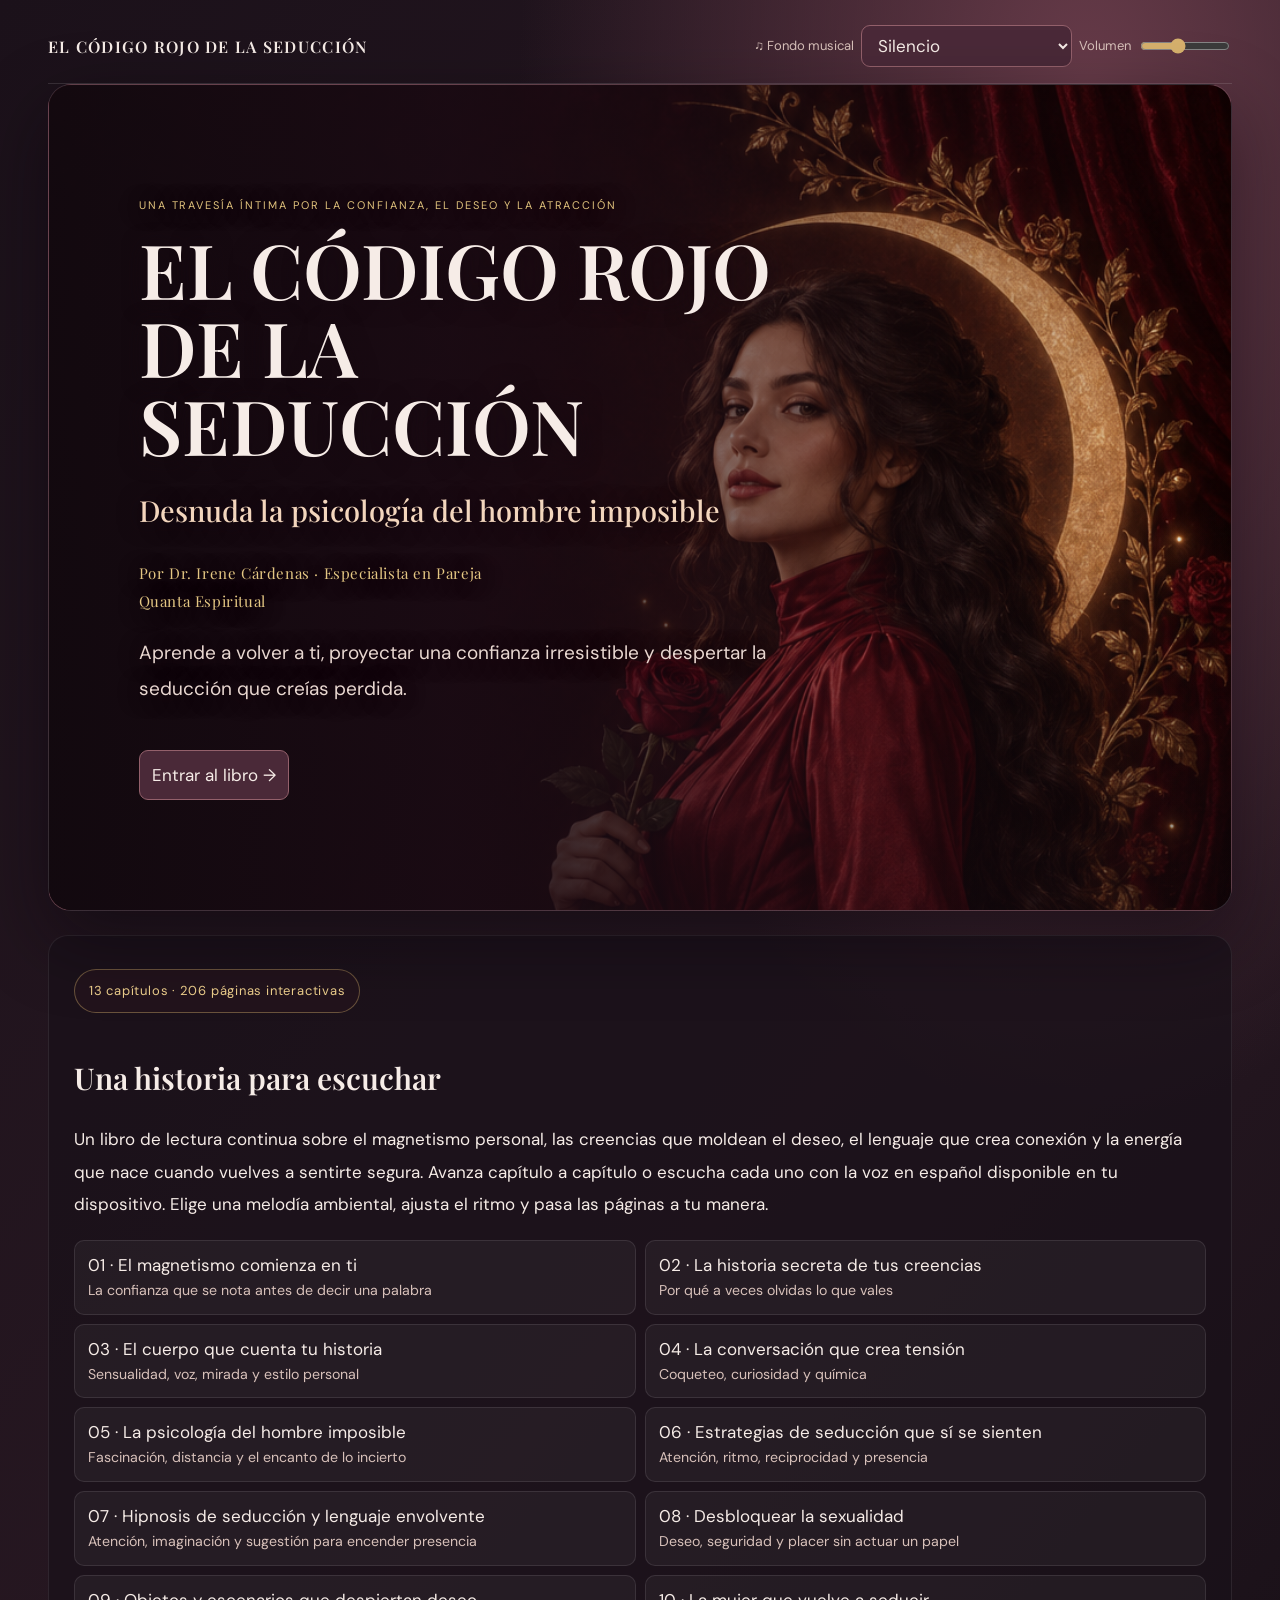
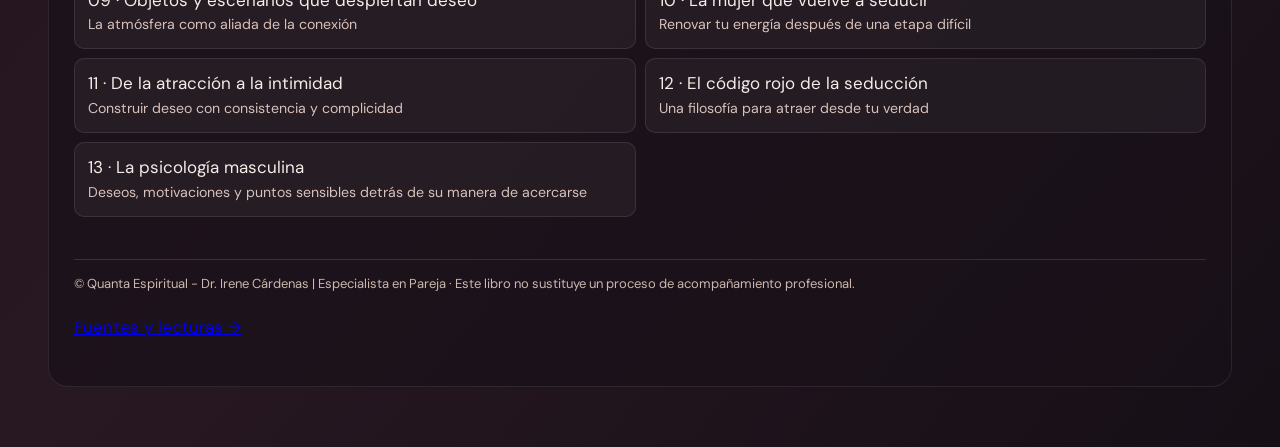
<file: index.html>
<!doctype html><html lang="es"><head><meta charset="utf-8"><meta name="author" content="Dr. Irene Cárdenas | Quanta Espiritual"><meta name="description" content="Audiolibro interactivo sobre confianza, sensualidad, deseo y conexión. 13 capítulos, 206 páginas interactivas y música ambiental opcional."><meta name="viewport" content="width=device-width,initial-scale=1"><title>El código rojo de la seducción</title><link rel="stylesheet" href="assets/style.css?v=final-3"></head><body><div class="frame"><header class="top"><a class="brand" href="index.html">EL CÓDIGO ROJO DE LA SEDUCCIÓN</a><div class="controls"><label for="music">♫ Fondo musical</label><select id="music"><option value="off">Silencio</option><option value="silk">Seda carmesí</option><option value="garden">Jardín dorado</option><option value="velvet">Noche de terciopelo</option><option value="sea">Bruma marina</option><option value="dusk">Rosas al atardecer</option><option value="pulse">Pulso lento</option><option value="glass">Luna en el cristal</option><option value="ember">Fuego suave</option><option value="salon">Salón secreto</option><option value="dawn">Amanecer íntimo</option></select><label for="music-volume">Volumen</label><input id="music-volume" type="range" min="0" max="0.8" step="0.01" value="0.32" aria-label="Volumen de la música"></div></header><section class="cover"><img class="cover-art" src="assets/cover.png" alt="Mujer en vestido rojo junto a una rosa, ante un fondo de terciopelo y detalles dorados"><div class="cover-content"><div class="kicker">Una travesía íntima por la confianza, el deseo y la atracción</div><h1>EL CÓDIGO ROJO<br>DE LA SEDUCCIÓN</h1><p class="subtitle">Desnuda la psicología del hombre imposible</p><p class="author-line">Por Dr. Irene Cárdenas · Especialista en Pareja<br>Quanta Espiritual</p><p class="deck">Aprende a volver a ti, proyectar una confianza irresistible y despertar la seducción que creías perdida.</p><a href="capitulo-01.html"><button>Entrar al libro →</button></a></div></section><section class="book" style="margin-top:24px"><p class="edition-meta">13 capítulos · 206 páginas interactivas</p><h2 style="font:600 30px 'Playfair Display',serif">Una historia para escuchar</h2><p>Un libro de lectura continua sobre el magnetismo personal, las creencias que moldean el deseo, el lenguaje que crea conexión y la energía que nace cuando vuelves a sentirte segura. Avanza capítulo a capítulo o escucha cada uno con la voz en español disponible en tu dispositivo. Elige una melodía ambiental, ajusta el ritmo y pasa las páginas a tu manera.</p><div class="index-grid"><a href="capitulo-01.html">01 · El magnetismo comienza en ti<small>La confianza que se nota antes de decir una palabra</small></a><a href="capitulo-02.html">02 · La historia secreta de tus creencias<small>Por qué a veces olvidas lo que vales</small></a><a href="capitulo-03.html">03 · El cuerpo que cuenta tu historia<small>Sensualidad, voz, mirada y estilo personal</small></a><a href="capitulo-04.html">04 · La conversación que crea tensión<small>Coqueteo, curiosidad y química</small></a><a href="capitulo-05.html">05 · La psicología del hombre imposible<small>Fascinación, distancia y el encanto de lo incierto</small></a><a href="capitulo-06.html">06 · Estrategias de seducción que sí se sienten<small>Atención, ritmo, reciprocidad y presencia</small></a><a href="capitulo-07.html">07 · Hipnosis de seducción y lenguaje envolvente<small>Atención, imaginación y sugestión para encender presencia</small></a><a href="capitulo-08.html">08 · Desbloquear la sexualidad<small>Deseo, seguridad y placer sin actuar un papel</small></a><a href="capitulo-09.html">09 · Objetos y escenarios que despiertan deseo<small>La atmósfera como aliada de la conexión</small></a><a href="capitulo-10.html">10 · La mujer que vuelve a seducir<small>Renovar tu energía después de una etapa difícil</small></a><a href="capitulo-11.html">11 · De la atracción a la intimidad<small>Construir deseo con consistencia y complicidad</small></a><a href="capitulo-12.html">12 · El código rojo de la seducción<small>Una filosofía para atraer desde tu verdad</small></a><a href="capitulo-13.html">13 · La psicología masculina<small>Deseos, motivaciones y puntos sensibles detrás de su manera de acercarse</small></a></div><footer class="note">© Quanta Espiritual - Dr. Irene Cárdenas | Especialista en Pareja · Este libro no sustituye un proceso de acompañamiento profesional.</footer><p class="source-link"><a href="fuentes-y-lecturas.html">Fuentes y lecturas →</a></p></section><script src="assets/audiolibro.js?v=male-voice-2"></script></div></body></html>
</file>
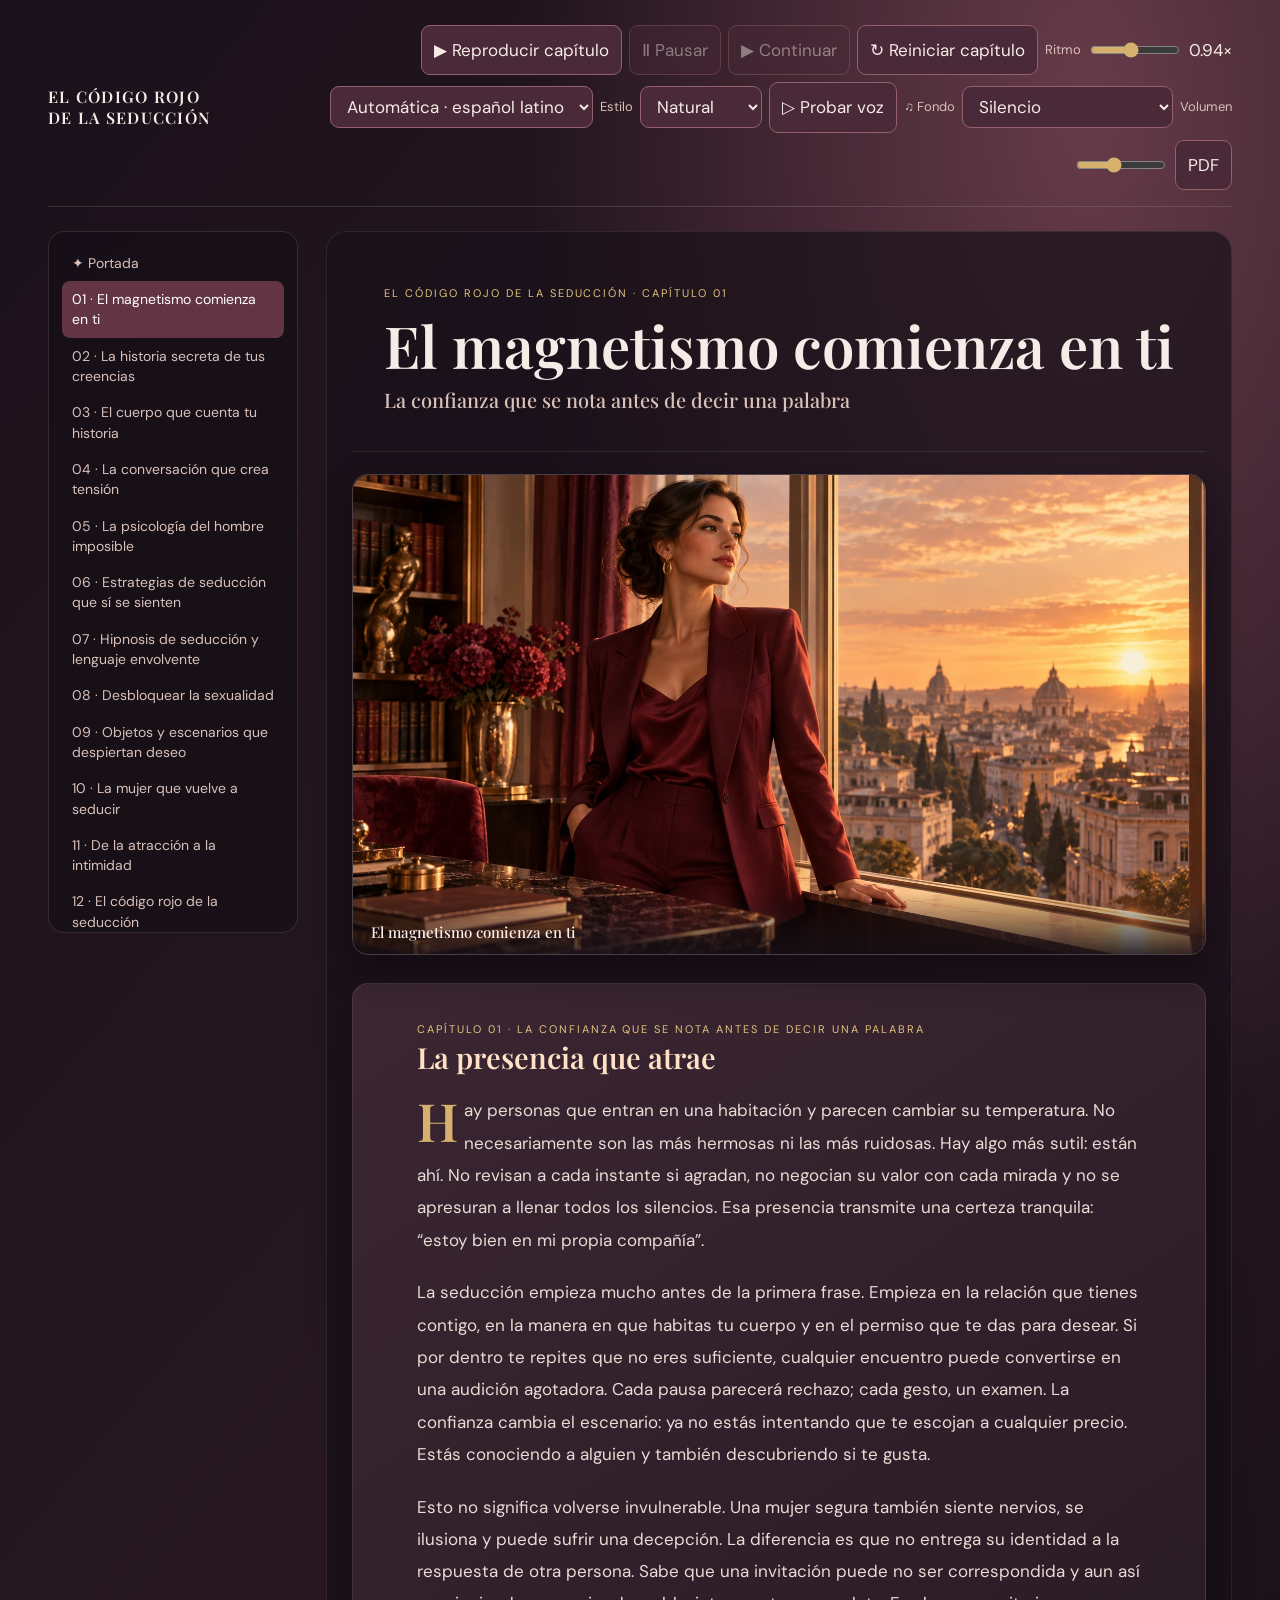
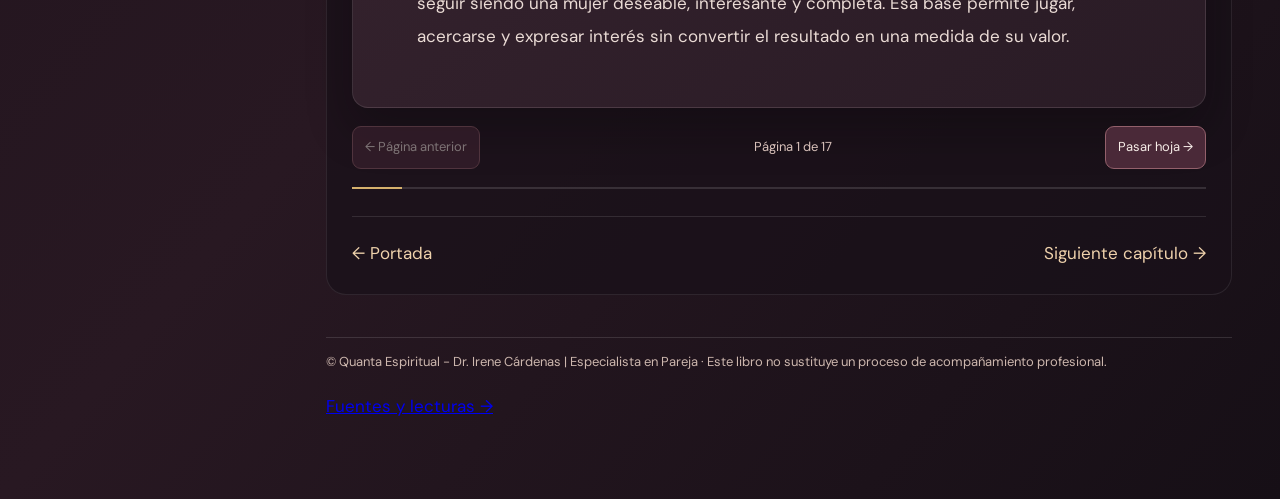
<file: capitulo-01.html>
<!doctype html><html lang="es"><head><meta charset="utf-8"><meta name="viewport" content="width=device-width,initial-scale=1"><title>El magnetismo comienza en ti · El código rojo de la seducción</title><link rel="stylesheet" href="assets/style.css?v=final-3"></head><body><div class="frame"><header class="top"><a class="brand" href="index.html">EL CÓDIGO ROJO DE LA SEDUCCIÓN</a><div class="controls"><button id="play">▶ Reproducir capítulo</button><button id="pause" disabled>Ⅱ Pausar</button><button id="resume" disabled>▶ Continuar</button><button id="stop">↻ Reiniciar capítulo</button><label for="rate">Ritmo</label><input id="rate" type="range" min="0.55" max="1.45" step="0.05" value="0.94"><span id="rateval">0.94×</span><select id="voice" aria-label="Elegir voz en español"><option value="auto">Voz automática · español latino</option></select><label for="narration">Estilo</label><select id="narration" aria-label="Estilo de narración"><option value="natural">Natural</option><option value="serene">Serena</option><option value="warm">Cálida</option><option value="bright">Expresiva</option></select><button id="voice-preview">▷ Probar voz</button><label for="music">♫ Fondo</label><select id="music" aria-label="Elegir música"><option value="off">Silencio</option><option value="silk">Seda carmesí</option><option value="garden">Jardín dorado</option><option value="velvet">Noche de terciopelo</option><option value="sea">Bruma marina</option><option value="dusk">Rosas al atardecer</option><option value="pulse">Pulso lento</option><option value="glass">Luna en el cristal</option><option value="ember">Fuego suave</option><option value="salon">Salón secreto</option><option value="dawn">Amanecer íntimo</option></select><label for="music-volume">Volumen</label><input id="music-volume" type="range" min="0" max="0.8" step="0.01" value="0.32" aria-label="Volumen de la música"><button onclick="window.print()">PDF</button></div></header><div class="layout"><nav class="nav" aria-label="Contenido"><a href="index.html">✦ Portada</a><a class="current" href="capitulo-01.html">01 · El magnetismo comienza en ti</a><a class="" href="capitulo-02.html">02 · La historia secreta de tus creencias</a><a class="" href="capitulo-03.html">03 · El cuerpo que cuenta tu historia</a><a class="" href="capitulo-04.html">04 · La conversación que crea tensión</a><a class="" href="capitulo-05.html">05 · La psicología del hombre imposible</a><a class="" href="capitulo-06.html">06 · Estrategias de seducción que sí se sienten</a><a class="" href="capitulo-07.html">07 · Hipnosis de seducción y lenguaje envolvente</a><a class="" href="capitulo-08.html">08 · Desbloquear la sexualidad</a><a class="" href="capitulo-09.html">09 · Objetos y escenarios que despiertan deseo</a><a class="" href="capitulo-10.html">10 · La mujer que vuelve a seducir</a><a class="" href="capitulo-11.html">11 · De la atracción a la intimidad</a><a class="" href="capitulo-12.html">12 · El código rojo de la seducción</a><a class="" href="capitulo-13.html">13 · La psicología masculina</a></nav><main><section class="book"><header class="chapter-title"><div class="kicker">El código rojo de la seducción · capítulo 01</div><h1>El magnetismo comienza en ti</h1><p>La confianza que se nota antes de decir una palabra</p></header><figure class="chapter-art"><img src="assets/capitulo-01.jpg" alt="Ilustración del capítulo: El magnetismo comienza en ti"><figcaption>El magnetismo comienza en ti</figcaption></figure><article class="leaf" hidden><div class="kicker">Capítulo 01 · La confianza que se nota antes de decir una palabra</div><h2>La presencia que atrae</h2><p>Hay personas que entran en una habitación y parecen cambiar su temperatura. No necesariamente son las más hermosas ni las más ruidosas. Hay algo más sutil: están ahí. No revisan a cada instante si agradan, no negocian su valor con cada mirada y no se apresuran a llenar todos los silencios. Esa presencia transmite una certeza tranquila: “estoy bien en mi propia compañía”.</p><p>La seducción empieza mucho antes de la primera frase. Empieza en la relación que tienes contigo, en la manera en que habitas tu cuerpo y en el permiso que te das para desear. Si por dentro te repites que no eres suficiente, cualquier encuentro puede convertirse en una audición agotadora. Cada pausa parecerá rechazo; cada gesto, un examen. La confianza cambia el escenario: ya no estás intentando que te escojan a cualquier precio. Estás conociendo a alguien y también descubriendo si te gusta.</p><p>Esto no significa volverse invulnerable. Una mujer segura también siente nervios, se ilusiona y puede sufrir una decepción. La diferencia es que no entrega su identidad a la respuesta de otra persona. Sabe que una invitación puede no ser correspondida y aun así seguir siendo una mujer deseable, interesante y completa. Esa base permite jugar, acercarse y expresar interés sin convertir el resultado en una medida de su valor.</p></article><article class="leaf" hidden><div class="kicker">Capítulo 01 · La confianza que se nota antes de decir una palabra</div><h2>El diálogo interior que se proyecta</h2><p>La manera en que te hablas se filtra en la postura, la voz y la mirada. Si tu diálogo interior dice “no llames la atención”, quizá bajes el volumen; si dice “tienes que gustarle”, puedes sonreír incluso cuando quieres descansar. No hace falta corregir cada pensamiento con una afirmación grandiosa. Basta comenzar a cambiar el tono: de sentencia a posibilidad. “No soy buena conversando” puede convertirse en “puedo escuchar y hacer una pregunta genuina”.</p><p>La programación neurolingüística popularizó herramientas de lenguaje, visualización y asociación emocional que muchas personas usan como marco de desarrollo personal. En este libro las emplearemos como recursos de ensayo interior: nombrar una creencia, cuestionar su utilidad y construir una imagen mental de la conducta que deseas encarnar. La transformación no ocurre por una palabra mágica. Ocurre cuando el nuevo relato se vuelve práctica cotidiana y empieza a sentirse congruente.</p><p>La autoconfianza también nace de cumplirte. Si dices que vas a descansar, descansar; si no quieres ir, poder declinar; si algo te entusiasma, permitirte nombrarlo. Cada acto pequeño le enseña a tu mente que no necesitas abandonarte para ser querida. Y cuando dejas de traicionarte para agradar, tu energía deja de estar dividida entre el deseo y el miedo.</p><blockquote class="pull">La confianza no grita: deja de pedir permiso para existir.</blockquote></article><article class="leaf" hidden><div class="kicker">Capítulo 01 · La confianza que se nota antes de decir una palabra</div><h2>La proyección de energía</h2><p>“Proyectar energía” puede sonar misterioso, pero en la experiencia cotidiana es bastante concreto: se nota en el ritmo al caminar, en el espacio que ocupas, en cómo miras y en si tu voz parece pedir disculpas por existir. No se trata de imponerse. Se trata de dejar que tu interés, tu calma y tu vitalidad tengan presencia, sin esconderlos ni utilizarlos para dominar.</p><p>Antes de una cita, imagina cómo quieres sentirte, no cómo quieres que te evalúen. Una visualización breve puede ayudarte a recordar esa versión tuya: la que respira con calma, escucha, se permite reír y puede expresar lo que quiere. Asocia esa imagen con un gesto sencillo —enderezar suavemente la espalda o tocar un anillo— para convertirlo en una señal personal de regreso a tu centro. La señal no tiene poder sobre nadie; te recuerda el estado que tú elegiste cultivar.</p><p>La mujer magnética no es la que nunca duda. Es la que no convierte la duda en una máscara. Puede decir “me da un poco de nervios, pero me alegra estar aquí” y permitir que la honestidad sea parte del encanto. La seguridad que se proyecta no es perfección: es coherencia entre lo que sientes, lo que expresas y lo que aceptas.</p></article><article class="leaf extra-prose" hidden><div class="kicker">El código rojo de la seducción · capítulo 01</div><h2>La seguridad como historia encarnada</h2><p>La confianza no aparece como una luz que se enciende de una vez. Se va construyendo en la relación entre lo que piensas de ti y lo que haces cuando algo te importa. Una mujer puede sentir temor y, aun así, hablar con claridad. Puede desear una respuesta sin convertirla en una medida de su valor. La seguridad se vuelve visible cuando la atención deja de vigilar cada movimiento propio y puede dirigirse también hacia la persona que tienes enfrente.</p><p>En ese sentido, seducir empieza por salir del papel de candidata. No estás frente a un jurado que decide si mereces ser querida. Estás en un encuentro entre dos historias, dos cuerpos y dos formas de mirar el mundo. Esa idea modifica el gesto: escuchas sin preparar una actuación, compartes sin recitar un currículum y permites que el silencio tenga una función. No tienes que dominar la escena. Basta con habitarla sin pedir disculpas por existir.</p><p>La autoconfianza tampoco se mide por cuántas personas atraes. Se reconoce en la capacidad de expresar deseo, aceptar una respuesta y mantener tu propia continuidad. Cuando una experiencia termina, permanece todo lo que ya eras: tus afectos, tus intereses y tu manera singular de estar en el mundo. Desde esa base, el interés romántico puede ser intenso sin convertirse en una urgencia que te desordena.</p></article><article class="leaf extra-prose" hidden><div class="kicker">El código rojo de la seducción · capítulo 01</div><h2>La presencia antes que el impacto</h2><p>A veces se confunde magnetismo con producir una impresión inolvidable. Se busca la frase perfecta, el atuendo exacto o la forma más audaz de entrar en una habitación. Sin embargo, el impacto inmediato y la presencia no son lo mismo. El impacto puede depender de la novedad; la presencia se descubre con el tiempo, cuando lo que dices, lo que sientes y la manera en que tratas al otro guardan cierta coherencia.</p><p>Una voz que no corre, una mirada que se posa sin invadir y una postura cómoda expresan esa coherencia. Ninguno de esos gestos es un código secreto. Funcionan porque indican que no estás peleando contigo misma mientras intentas conectar. Si estás nerviosa, no necesitas esconderlo bajo una seguridad fabricada. El encanto también puede nacer de reconocer con naturalidad: “me alegra estar aquí” o “me dio curiosidad conocerte”.</p><p>Cuando la atención vuelve al encuentro, descubres información que la fantasía no puede darte: si existe humor compartido, si hay interés recíproco, si los ritmos se sienten cómodos. La seducción deja de ser un acto para capturar la mirada de alguien y se convierte en una manera de mostrarte mientras observas si la otra persona también sabe acercarse.</p></article><article class="leaf extra-prose" hidden><div class="kicker">El código rojo de la seducción · capítulo 01</div><h2>La seguridad como historia encarnada</h2><p>La confianza no aparece como una luz que se enciende de una vez. Se va construyendo en la relación entre lo que piensas de ti y lo que haces cuando algo te importa. Una mujer puede sentir temor y, aun así, hablar con claridad. Puede desear una respuesta sin convertirla en una medida de su valor. La seguridad se vuelve visible cuando la atención deja de vigilar cada movimiento propio y puede dirigirse también hacia la persona que tienes enfrente.</p><p>En ese sentido, seducir empieza por salir del papel de candidata. No estás frente a un jurado que decide si mereces ser querida. Estás en un encuentro entre dos historias, dos cuerpos y dos formas de mirar el mundo. Esa idea modifica el gesto: escuchas sin preparar una actuación, compartes sin recitar un currículum y permites que el silencio tenga una función. No tienes que dominar la escena. Basta con habitarla sin pedir disculpas por existir.</p><p>La autoconfianza tampoco se mide por cuántas personas atraes. Se reconoce en la capacidad de expresar deseo, aceptar una respuesta y mantener tu propia continuidad. Cuando una experiencia termina, permanece todo lo que ya eras: tus afectos, tus intereses y tu manera singular de estar en el mundo. Desde esa base, el interés romántico puede ser intenso sin convertirse en una urgencia que te desordena.</p></article><article class="leaf extra-prose" hidden><div class="kicker">El código rojo de la seducción · capítulo 01</div><h2>La presencia antes que el impacto</h2><p>A veces se confunde magnetismo con producir una impresión inolvidable. Se busca la frase perfecta, el atuendo exacto o la forma más audaz de entrar en una habitación. Sin embargo, el impacto inmediato y la presencia no son lo mismo. El impacto puede depender de la novedad; la presencia se descubre con el tiempo, cuando lo que dices, lo que sientes y la manera en que tratas al otro guardan cierta coherencia.</p><p>Una voz que no corre, una mirada que se posa sin invadir y una postura cómoda expresan esa coherencia. Ninguno de esos gestos es un código secreto. Funcionan porque indican que no estás peleando contigo misma mientras intentas conectar. Si estás nerviosa, no necesitas esconderlo bajo una seguridad fabricada. El encanto también puede nacer de reconocer con naturalidad: “me alegra estar aquí” o “me dio curiosidad conocerte”.</p><p>Cuando la atención vuelve al encuentro, descubres información que la fantasía no puede darte: si existe humor compartido, si hay interés recíproco, si los ritmos se sienten cómodos. La seducción deja de ser un acto para capturar la mirada de alguien y se convierte en una manera de mostrarte mientras observas si la otra persona también sabe acercarse.</p></article><article class="leaf extra-prose" data-added="01-1" hidden><div class="kicker">El código rojo de la seducción · capítulo 01</div><h2>La confianza no es una armadura</h2><p>La confianza verdadera no te obliga a ocultar las zonas frágiles. Puede convivir con el nerviosismo, con la ilusión y con el deseo de gustarle a alguien. La diferencia está en que ninguna de esas emociones toma por completo el mando. Puedes sentirlas y seguir escuchando, observando y eligiendo. La seguridad deja de parecer una muralla y empieza a sentirse como un suelo: hay algo propio debajo de ti, incluso cuando el encuentro despierta incertidumbre.</p><p>Una armadura intenta evitar que alguien te vea; una presencia segura decide qué mostrar y cuándo. Esa decisión aporta sensualidad porque no nace de la prisa. Un detalle personal, una opinión sincera o una sonrisa pueden ser suficientes para invitar a la cercanía. No necesitas entregar tu intimidad entera para crear conexión. El misterio no es una máscara cuidadosamente construida, sino el espacio natural que queda entre dos personas que todavía se están conociendo.</p></article><article class="leaf extra-prose" data-added="01-2" hidden><div class="kicker">El código rojo de la seducción · capítulo 01</div><h2>La mirada que también observa</h2><p>Al intentar atraer, a veces la atención se vuelve un espejo obsesivo: revisas cómo se ve tu sonrisa, si tu postura gusta, si dijiste algo equivocado. En ese estado casi no percibes al otro. Llevar la atención hacia la conversación rompe ese circuito. Escuchas el tono, registras qué te causa curiosidad y notas si el intercambio te hace sentir cómoda. Tu presencia se vuelve más cálida porque participa en el encuentro en vez de contemplarse desde fuera.</p><p>La mirada puede expresar interés sin convertirse en un desafío. Sostenerla unos segundos, sonreír y volver a la conversación permite que el contacto se sienta humano. Si apartas los ojos mientras piensas, no pierdes atractivo. Si una mirada sostenida te incomoda, no tienes que forzarla para demostrar seguridad. Lo seductor está en una atención abierta y natural, no en una duración calculada ni en una técnica que convierta cada gesto en examen.</p></article><article class="leaf extra-prose" data-added="01-3" hidden><div class="kicker">El código rojo de la seducción · capítulo 01</div><h2>El permiso para ocupar espacio</h2><p>Muchas mujeres fueron elogiadas por ser fáciles, discretas y agradables. Con el tiempo, esos elogios pueden volverse una regla silenciosa: hablar bajo, no pedir demasiado y reducir los deseos para que nadie se incomode. Ocupar espacio no significa dominar. Significa permitirte terminar una frase, elegir una mesa que te gusta, expresar una opinión y estar cómoda con que tu presencia sea visible. Esa libertad modifica la manera en que otros te perciben y, sobre todo, la manera en que tú te habitas.</p><p>Cuando te expresas con serenidad, la conversación obtiene una forma más clara. La otra persona ya no necesita adivinar quién eres a partir de respuestas complacientes. Puede encontrar tu humor, tus preferencias y tus convicciones. Un desacuerdo dicho con respeto no destruye la química; a veces revela carácter y abre una conversación más interesante. La autenticidad crea una atracción con contornos: invita a acercarse a ti, no a una figura diseñada para agradar a cualquiera.</p></article><article class="leaf extra-prose" data-added="01-4" hidden><div class="kicker">El código rojo de la seducción · capítulo 01</div><h2>La calma frente a la espera</h2><p>La espera de un mensaje puede ocupar más espacio del que merece. Cada minuto parece una interpretación, y la imaginación empieza a escribir escenas completas a partir de una pantalla quieta. La calma no consiste en fingir que no te importa. Consiste en reconocer que todavía no tienes información suficiente y dejar que tu atención vuelva a otras partes de la vida. El deseo puede permanecer sin exigir una respuesta inmediata que calme toda incertidumbre.</p><p>Una persona interesada puede tardar en contestar por muchos motivos, pero el patrón con el tiempo sí aporta información. Hay una diferencia entre una demora aislada y una relación donde siempre eres tú quien retoma, espera y sostiene. Mirar continuidad evita que la intensidad de la expectativa sustituya a los hechos. Tu tranquilidad no depende de interpretar cada silencio con precisión; también puede apoyarse en decidir qué tipo de intercambio te hace bien.</p></article><article class="leaf extra-prose" data-added="01-5" hidden><div class="kicker">El código rojo de la seducción · capítulo 01</div><h2>La autoestima y el deseo</h2><p>Desear a alguien no reduce tu dignidad. Mostrar interés no te convierte en una persona necesitada. La autoestima no se protege evitando todo riesgo; se expresa en la forma en que atraviesas la incertidumbre sin abandonarte. Puedes acercarte con curiosidad, reconocer que alguien te atrae y aceptar que la respuesta le pertenece. Ese gesto integra deseo y respeto propio, porque no pretende garantizar un resultado antes de permitirte sentir.</p><p>Cuando el deseo se vive como vergüenza, la persona puede esconderlo detrás de frialdad o de una estrategia de indiferencia. Esa máscara a veces produce confusión, incluso si nace del miedo a quedar expuesta. Una expresión sencilla suele ser más poderosa: “me gustó conocerte” o “me encantaría verte otra vez”. La frase es clara sin exigir reciprocidad inmediata. Después, la respuesta del otro completa la información que no podías obtener pensando a solas.</p></article><article class="leaf extra-prose" data-added="01-6" hidden><div class="kicker">El código rojo de la seducción · capítulo 01</div><h2>Tu historia antes de cada cita</h2><p>Una cita no empieza cuando llega la otra persona. Empieza en la relación que tienes contigo durante ese día. Si vienes de correr para cumplir una exigencia, quizá llegues con el cuerpo tenso; si has podido hacer una pausa, será más fácil escuchar tus propias sensaciones. La preparación no necesita convertirse en ritual: basta con algo que te ayude a entrar en el momento con atención, ya sea elegir la ropa con calma o llegar sin llenar cada minuto de anticipación.</p><p>Lo que te pones puede acompañar la versión de ti que quieres expresar. Una prenda favorita, un tejido agradable o un color que te ilumina el rostro pueden sostener una sensación de familiaridad. No son herramientas mágicas ni una fórmula de atracción; son elecciones que hacen que el cuerpo se sienta más tuyo. Cuando estás cómoda en tu propia piel, queda más espacio para percibir a la persona que tienes enfrente y disfrutar la conversación.</p></article><article class="leaf extra-prose" data-added="01-7" hidden><div class="kicker">El código rojo de la seducción · capítulo 01</div><h2>Ser elegida y elegir</h2><p>La fantasía romántica suele detenerse en el instante en que alguien te elige. Desde ahí se interpreta que el deseo llegó a su destino. Pero la relación empieza a conocerse después: en cómo comparten el tiempo, qué valores aparecen, si la atención es mutua y cómo resuelven diferencias. Tu deseo también tiene autoridad. No estás obligada a convertir cada interés correspondido en una historia que debas sostener.</p><p>Recordar que tú también eliges cambia la postura emocional. Puedes disfrutar el halago sin decidir todavía; sentir química y seguir observando; recibir una invitación y considerar si realmente te apetece. La seducción no consiste solo en ser deseada, sino en descubrir qué deseas tú cuando la otra persona se acerca. Esa reciprocidad devuelve a la mujer su lugar de autora, no de premio al final de una persecución.</p></article><article class="leaf extra-prose" data-added="01-8" hidden><div class="kicker">El código rojo de la seducción · capítulo 01</div><h2>Una presencia que no se apresura</h2><p>La prisa por crear intimidad puede hacer que una conversación se llene de revelaciones antes de que exista confianza suficiente para sostenerlas. Acercarse por capas da tiempo a que cada persona responda y a que el vínculo encuentre su ritmo. No es necesario esconder información para parecer misteriosa; se trata de compartir cuando se siente genuino, en lugar de hacerlo para producir una impresión de profundidad.</p><p>Hay una sensualidad particular en el tiempo bien habitado: escuchar una anécdota completa, saborear una comida, permitir que una risa dure un poco. La atención hace que un momento ordinario se sienta más presente. No hay una técnica secreta detrás de eso. Cuando el cuerpo no está adelantado a la siguiente señal, la experiencia tiene espacio para desplegarse. De esa calma puede nacer una intimidad más memorable que cualquier frase de efecto.</p></article><article class="leaf extra-prose" data-added="01-9" hidden><div class="kicker">El código rojo de la seducción · capítulo 01</div><h2>El encanto de ser particular</h2><p>Intentar ser atractiva para todo el mundo empuja a suavizar las diferencias hasta que casi no queda una voz propia. Sin embargo, el atractivo personal suele depender de detalles particulares: la forma de contar una historia, un humor algo inesperado, una pasión que cobra vida al hablar. No todos responderán del mismo modo, y esa diferencia no tiene por qué vivirse como una falla. La afinidad se descubre cuando algo específico encuentra a alguien capaz de apreciarlo.</p><p>Dejar que aparezcan esas particularidades requiere tolerar la posibilidad de no gustar universalmente. Pero ofrece una recompensa más valiosa: quien se acerque lo hará con una impresión más verdadera de ti. El vínculo empieza a construirse con gustos, ritmos e ideas concretos, en vez de descansar sobre una imagen genérica de mujer ideal. La confianza te permite ser memorable sin convertirte en un personaje.</p></article><article class="leaf extra-prose" data-added="01-10" hidden><div class="kicker">El código rojo de la seducción · capítulo 01</div><h2>El magnetismo como coherencia</h2><p>El magnetismo personal se vuelve más estable cuando no hay una gran distancia entre lo que dices, lo que deseas y lo que aceptas. Si valoras la honestidad, puedes expresar interés de manera directa. Si necesitas tiempo, puedes decirlo. Esa coherencia comunica una calma que no depende de estar siempre segura de cada resultado. También hace más fácil que otra persona sepa cómo acercarse a ti y qué clase de vínculo está empezando a construir.</p><p>La coherencia no es rigidez. Puedes cambiar de opinión al conocer algo nuevo, y puedes sentir dudas sin invalidar tu deseo. Lo importante es no castigarte por ser compleja. La seducción tiene espacio para el humor, la contradicción y la sorpresa. La seguridad que perdura no busca controlar la impresión que produces en cada instante; te permite estar presente mientras la relación revela, poco a poco, si merece crecer.</p></article><div class="pager"><button id="prev">← Página anterior</button><span id="leafcount">Página 1 de 17</span><button id="next">Pasar hoja →</button></div><div class="progress"><i id="progress"></i></div><div class="chapter-nav"><a href="index.html">← Portada</a><a href="capitulo-02.html">Siguiente capítulo →</a></div></section><footer class="note">© Quanta Espiritual - Dr. Irene Cárdenas | Especialista en Pareja · Este libro no sustituye un proceso de acompañamiento profesional.</footer><p class="source-link"><a href="fuentes-y-lecturas.html">Fuentes y lecturas →</a></p></main></div></div><script src="assets/audiolibro.js?v=male-voice-2"></script></body></html>
</file>
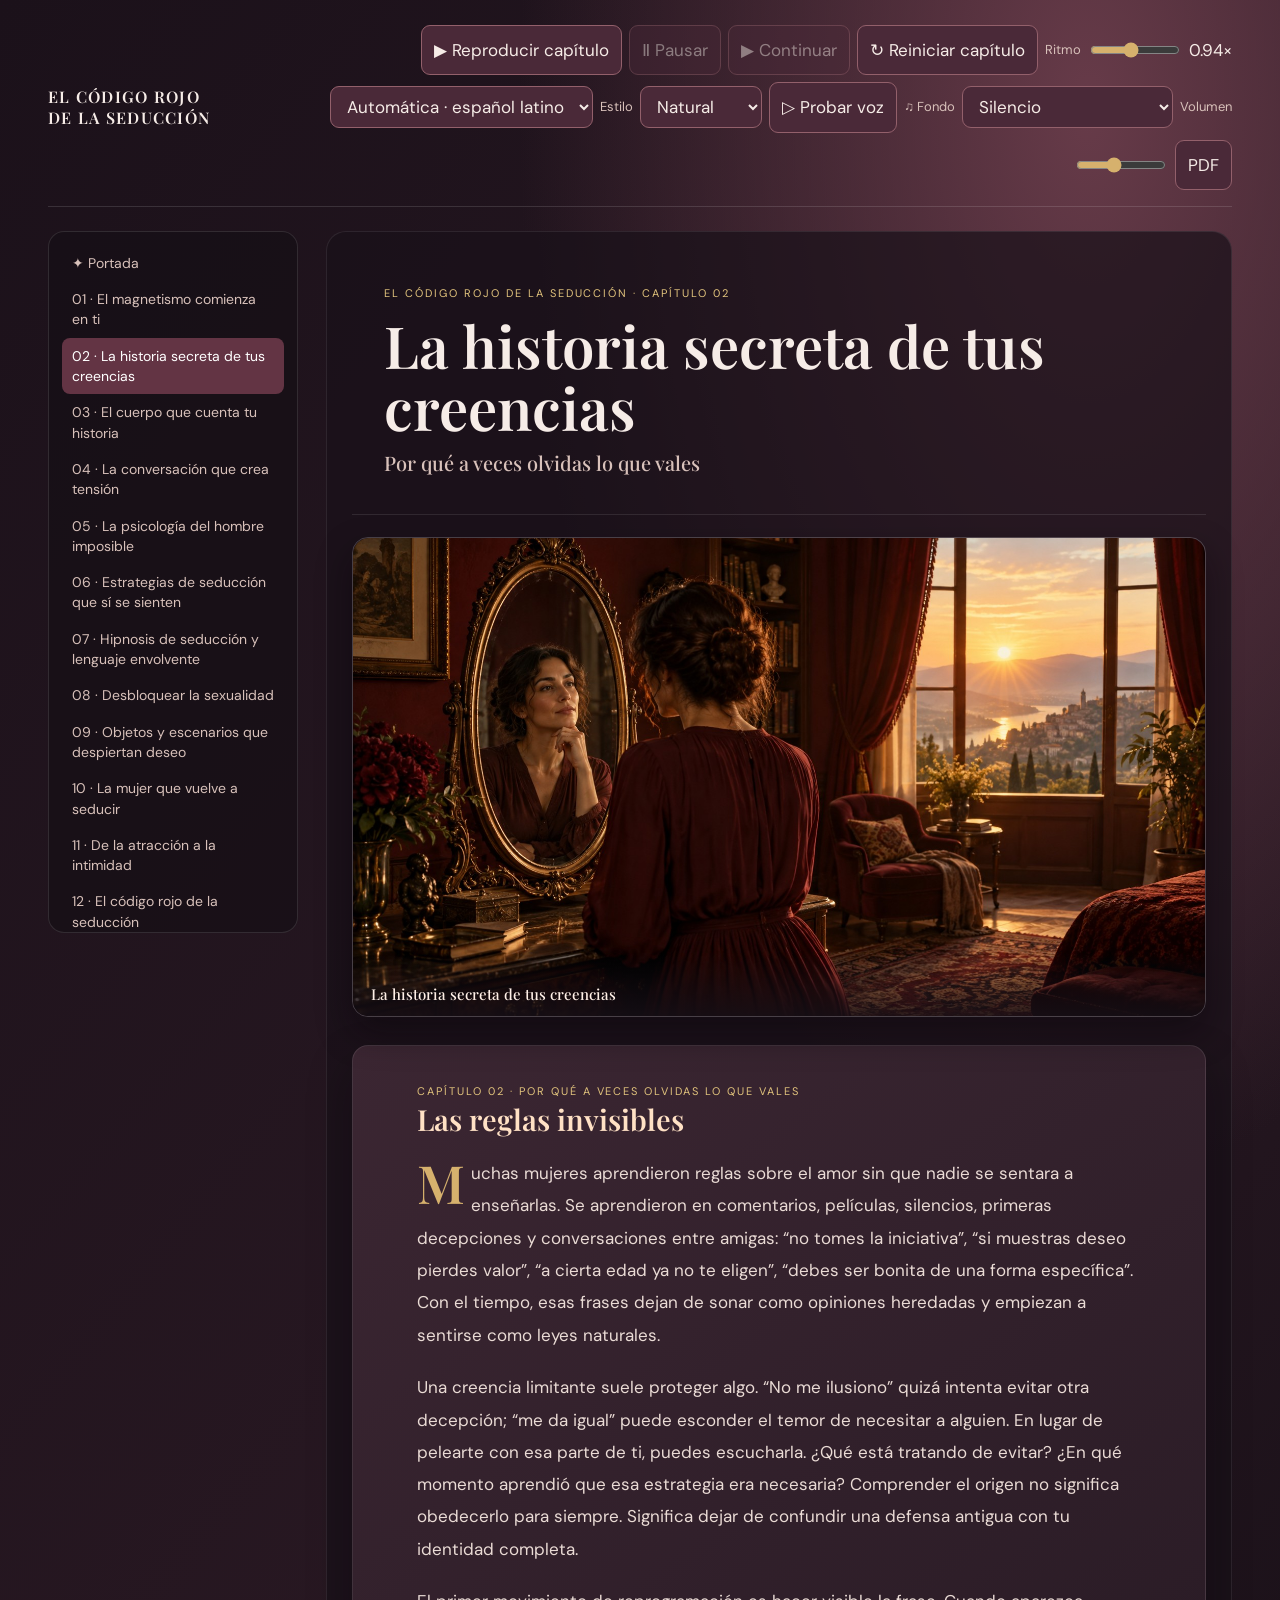
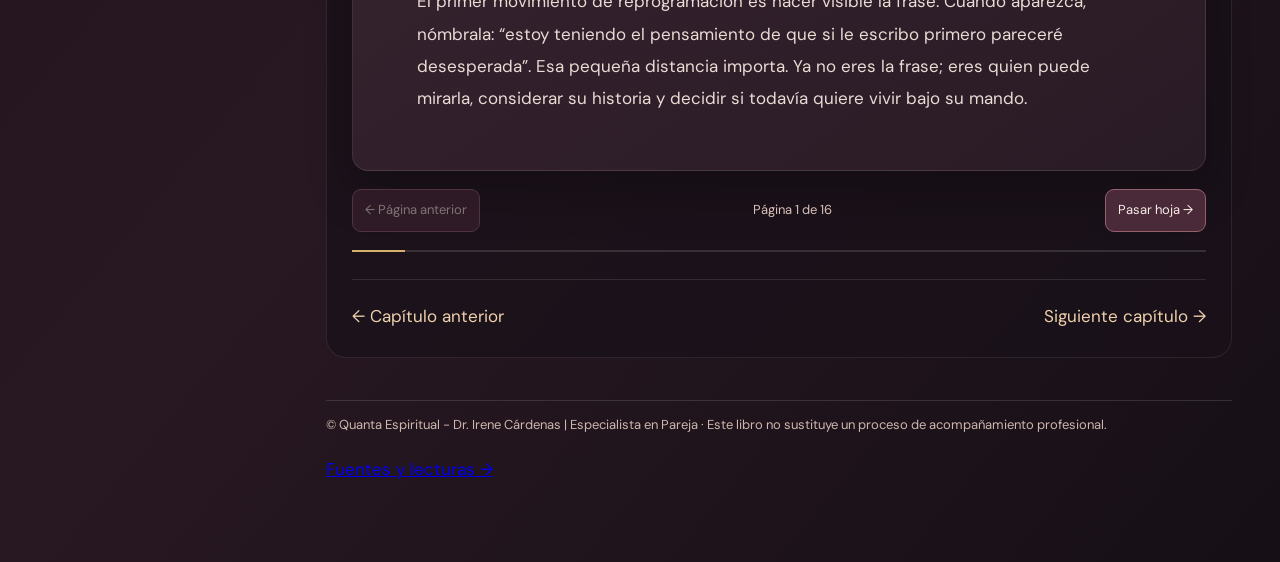
<file: capitulo-02.html>
<!doctype html><html lang="es"><head><meta charset="utf-8"><meta name="viewport" content="width=device-width,initial-scale=1"><title>La historia secreta de tus creencias · El código rojo de la seducción</title><link rel="stylesheet" href="assets/style.css?v=final-3"></head><body><div class="frame"><header class="top"><a class="brand" href="index.html">EL CÓDIGO ROJO DE LA SEDUCCIÓN</a><div class="controls"><button id="play">▶ Reproducir capítulo</button><button id="pause" disabled>Ⅱ Pausar</button><button id="resume" disabled>▶ Continuar</button><button id="stop">↻ Reiniciar capítulo</button><label for="rate">Ritmo</label><input id="rate" type="range" min="0.55" max="1.45" step="0.05" value="0.94"><span id="rateval">0.94×</span><select id="voice" aria-label="Elegir voz en español"><option value="auto">Voz automática · español latino</option></select><label for="narration">Estilo</label><select id="narration" aria-label="Estilo de narración"><option value="natural">Natural</option><option value="serene">Serena</option><option value="warm">Cálida</option><option value="bright">Expresiva</option></select><button id="voice-preview">▷ Probar voz</button><label for="music">♫ Fondo</label><select id="music" aria-label="Elegir música"><option value="off">Silencio</option><option value="silk">Seda carmesí</option><option value="garden">Jardín dorado</option><option value="velvet">Noche de terciopelo</option><option value="sea">Bruma marina</option><option value="dusk">Rosas al atardecer</option><option value="pulse">Pulso lento</option><option value="glass">Luna en el cristal</option><option value="ember">Fuego suave</option><option value="salon">Salón secreto</option><option value="dawn">Amanecer íntimo</option></select><label for="music-volume">Volumen</label><input id="music-volume" type="range" min="0" max="0.8" step="0.01" value="0.32" aria-label="Volumen de la música"><button onclick="window.print()">PDF</button></div></header><div class="layout"><nav class="nav" aria-label="Contenido"><a href="index.html">✦ Portada</a><a class="" href="capitulo-01.html">01 · El magnetismo comienza en ti</a><a class="current" href="capitulo-02.html">02 · La historia secreta de tus creencias</a><a class="" href="capitulo-03.html">03 · El cuerpo que cuenta tu historia</a><a class="" href="capitulo-04.html">04 · La conversación que crea tensión</a><a class="" href="capitulo-05.html">05 · La psicología del hombre imposible</a><a class="" href="capitulo-06.html">06 · Estrategias de seducción que sí se sienten</a><a class="" href="capitulo-07.html">07 · Hipnosis de seducción y lenguaje envolvente</a><a class="" href="capitulo-08.html">08 · Desbloquear la sexualidad</a><a class="" href="capitulo-09.html">09 · Objetos y escenarios que despiertan deseo</a><a class="" href="capitulo-10.html">10 · La mujer que vuelve a seducir</a><a class="" href="capitulo-11.html">11 · De la atracción a la intimidad</a><a class="" href="capitulo-12.html">12 · El código rojo de la seducción</a><a class="" href="capitulo-13.html">13 · La psicología masculina</a></nav><main><section class="book"><header class="chapter-title"><div class="kicker">El código rojo de la seducción · capítulo 02</div><h1>La historia secreta de tus creencias</h1><p>Por qué a veces olvidas lo que vales</p></header><figure class="chapter-art"><img src="assets/capitulo-02.jpg" alt="Ilustración del capítulo: La historia secreta de tus creencias"><figcaption>La historia secreta de tus creencias</figcaption></figure><article class="leaf" hidden><div class="kicker">Capítulo 02 · Por qué a veces olvidas lo que vales</div><h2>Las reglas invisibles</h2><p>Muchas mujeres aprendieron reglas sobre el amor sin que nadie se sentara a enseñarlas. Se aprendieron en comentarios, películas, silencios, primeras decepciones y conversaciones entre amigas: “no tomes la iniciativa”, “si muestras deseo pierdes valor”, “a cierta edad ya no te eligen”, “debes ser bonita de una forma específica”. Con el tiempo, esas frases dejan de sonar como opiniones heredadas y empiezan a sentirse como leyes naturales.</p><p>Una creencia limitante suele proteger algo. “No me ilusiono” quizá intenta evitar otra decepción; “me da igual” puede esconder el temor de necesitar a alguien. En lugar de pelearte con esa parte de ti, puedes escucharla. ¿Qué está tratando de evitar? ¿En qué momento aprendió que esa estrategia era necesaria? Comprender el origen no significa obedecerlo para siempre. Significa dejar de confundir una defensa antigua con tu identidad completa.</p><p>El primer movimiento de reprogramación es hacer visible la frase. Cuando aparezca, nómbrala: “estoy teniendo el pensamiento de que si le escribo primero pareceré desesperada”. Esa pequeña distancia importa. Ya no eres la frase; eres quien puede mirarla, considerar su historia y decidir si todavía quiere vivir bajo su mando.</p></article><article class="leaf" hidden><div class="kicker">Capítulo 02 · Por qué a veces olvidas lo que vales</div><h2>Cambiar el relato sin mentirte</h2><p>Las afirmaciones demasiado lejanas a tu experiencia pueden provocar rechazo. Si hoy te cuesta creer “soy irresistible”, obligarte a repetirlo no necesariamente crea convicción. Una alternativa creíble abre una puerta: “puedo mostrar interés sin perder mi dignidad”; “no necesito gustarle a todo el mundo”; “mi deseo también merece espacio”. El lenguaje nuevo debe poder sostenerse en un día difícil, no solo frente al espejo cuando todo va bien.</p><p>La PNL trabaja con la relación entre palabras, imágenes internas y respuestas aprendidas. Puedes tomar esa idea como una invitación a revisar el guion: ¿qué imagen aparece cuando piensas en una cita?, ¿qué frase acompaña esa imagen?, ¿qué sientes en el cuerpo? Si el guion muestra un tribunal donde debes demostrar tu valor, cámbialo deliberadamente por una escena de conversación entre dos personas curiosas. Repite la escena hasta que la posibilidad de estar presente resulte más familiar.</p><p>No es borrar recuerdos ni fingir que todo fue perfecto. Es ampliar la interpretación. Una relación que no funcionó puede significar incompatibilidad, un momento vital distinto o una elección que hoy harías de otra manera. No tiene que significar que hay algo defectuoso en ti. El relato que eliges después de una experiencia se convierte en el puente hacia la próxima.</p><blockquote class="pull">La confianza no grita: deja de pedir permiso para existir.</blockquote></article><article class="leaf" hidden><div class="kicker">Capítulo 02 · Por qué a veces olvidas lo que vales</div><h2>Del rechazo a la elección</h2><p>El rechazo toca fibras profundas porque puede activar historias de abandono o insuficiencia. Por eso resulta tentador adelantarse: fingir desinterés, poner a prueba, desaparecer para que la otra persona persiga. Pero esas maniobras suelen mantener vivo el miedo que intentan ocultar. Expresar interés con sencillez es más valiente y más descansado que sostener un personaje.</p><p>Cuando una respuesta no coincide con lo que esperabas, date espacio para sentirlo sin convertirlo en una predicción sobre tu futuro. Una persona no está en posición de dictar cuánto puedes ser amada. Recuperar la seducción también implica volver a confiar en que tu capacidad de conectar no dependía de un único resultado. La decepción puede doler y, aun así, dejarte más cerca de tu propio criterio.</p><p>La pregunta transforma el eje: no solo “¿le gusto?”, sino “¿cómo me siento a su lado?”, “¿puedo hablar con libertad?”, “¿hay curiosidad de ambos lados?”. En ese cambio, la mujer deja de estar inmóvil ante el veredicto ajeno. Se vuelve participante, observadora y autora de sus decisiones.</p></article><article class="leaf extra-prose" hidden><div class="kicker">El código rojo de la seducción · capítulo 02</div><h2>La procedencia de una creencia</h2><p>Muchas ideas sobre el amor llegaron antes de que pudiéramos examinarlas. Tal vez aprendiste que quien ama debe adivinar, que pedir atención es una forma de debilidad o que ser elegida confirma tu valor. Esas conclusiones pueden haberse formado al mirar una relación familiar, al escuchar una canción repetida o al sobrevivir a una historia que dejó más preguntas que respuestas. Su origen explica por qué se sienten verdaderas; no obliga a conservarlas como leyes.</p><p>Una creencia suele volverse invisible precisamente porque se repite. Aparece como una explicación automática: “si tarda, ya perdió el interés”, “si muestro demasiado entusiasmo, pareceré necesitada”. Al nombrarla, el pensamiento recupera su dimensión de relato. Puede contener una parte de experiencia real y, al mismo tiempo, generalizarla. La distinción entre hecho e interpretación devuelve espacio para elegir la lectura que mejor representa el presente.</p><p>La PNL suele hablar de cambiar el lenguaje interno y ensayar imágenes mentales nuevas. En este libro, esas herramientas funcionan como formas narrativas de atención: describir lo que temes con precisión, sustituir absolutos por posibilidades y anticipar cómo quieres expresarte. No hace falta fingir que todo está resuelto. La transformación se vuelve más honesta cuando una frase nueva reconoce el temor y, aun así, abre una alternativa.</p></article><article class="leaf extra-prose" hidden><div class="kicker">El código rojo de la seducción · capítulo 02</div><h2>El deseo no tiene que ganarse</h2><p>Cuando el afecto se vive como premio, una persona puede empezar a negociar consigo misma: callar lo que necesita, aparentar indiferencia o convertirse en la versión que cree más fácil de aceptar. A corto plazo, adaptarse parece reducir el riesgo de rechazo. Con el tiempo, el vínculo se apoya en una máscara que exige cada vez más energía. La intimidad pierde terreno porque la otra persona recibe una actuación, mientras tú te acostumbras a esconder tus preferencias.</p><p>Cambiar esta dinámica no significa revelar todo de inmediato ni exigir una respuesta idéntica a cada emoción. Significa poder reconocer qué necesitas y expresarlo en una medida que corresponda a la relación. Una invitación sencilla, una preferencia clara o un límite amable ofrecen información verdadera. La respuesta del otro también informa: muestra cómo entiende la cercanía, cómo conversa y si puede recibir una diferencia sin convertirla en una lucha.</p><p>Una relación no elimina todas las inseguridades, pero puede ofrecer experiencias que discuten con ellas. Sentirte escuchada después de expresarte enseña algo distinto a la antigua expectativa de que hablar siempre conduce a perder amor. Esa experiencia no depende de una afirmación repetida frente al espejo; nace del contacto entre tu voz y una respuesta real, cuidadosa y consistente.</p></article><article class="leaf extra-prose" hidden><div class="kicker">El código rojo de la seducción · capítulo 02</div><h2>La procedencia de una creencia</h2><p>Muchas ideas sobre el amor llegaron antes de que pudiéramos examinarlas. Tal vez aprendiste que quien ama debe adivinar, que pedir atención es una forma de debilidad o que ser elegida confirma tu valor. Esas conclusiones pueden haberse formado al mirar una relación familiar, al escuchar una canción repetida o al sobrevivir a una historia que dejó más preguntas que respuestas. Su origen explica por qué se sienten verdaderas; no obliga a conservarlas como leyes.</p><p>Una creencia suele volverse invisible precisamente porque se repite. Aparece como una explicación automática: “si tarda, ya perdió el interés”, “si muestro demasiado entusiasmo, pareceré necesitada”. Al nombrarla, el pensamiento recupera su dimensión de relato. Puede contener una parte de experiencia real y, al mismo tiempo, generalizarla. La distinción entre hecho e interpretación devuelve espacio para elegir la lectura que mejor representa el presente.</p><p>La PNL suele hablar de cambiar el lenguaje interno y ensayar imágenes mentales nuevas. En este libro, esas herramientas funcionan como formas narrativas de atención: describir lo que temes con precisión, sustituir absolutos por posibilidades y anticipar cómo quieres expresarte. No hace falta fingir que todo está resuelto. La transformación se vuelve más honesta cuando una frase nueva reconoce el temor y, aun así, abre una alternativa.</p></article><article class="leaf extra-prose" hidden><div class="kicker">El código rojo de la seducción · capítulo 02</div><h2>El deseo no tiene que ganarse</h2><p>Cuando el afecto se vive como premio, una persona puede empezar a negociar consigo misma: callar lo que necesita, aparentar indiferencia o convertirse en la versión que cree más fácil de aceptar. A corto plazo, adaptarse parece reducir el riesgo de rechazo. Con el tiempo, el vínculo se apoya en una máscara que exige cada vez más energía. La intimidad pierde terreno porque la otra persona recibe una actuación, mientras tú te acostumbras a esconder tus preferencias.</p><p>Cambiar esta dinámica no significa revelar todo de inmediato ni exigir una respuesta idéntica a cada emoción. Significa poder reconocer qué necesitas y expresarlo en una medida que corresponda a la relación. Una invitación sencilla, una preferencia clara o un límite amable ofrecen información verdadera. La respuesta del otro también informa: muestra cómo entiende la cercanía, cómo conversa y si puede recibir una diferencia sin convertirla en una lucha.</p><p>Una relación no elimina todas las inseguridades, pero puede ofrecer experiencias que discuten con ellas. Sentirte escuchada después de expresarte enseña algo distinto a la antigua expectativa de que hablar siempre conduce a perder amor. Esa experiencia no depende de una afirmación repetida frente al espejo; nace del contacto entre tu voz y una respuesta real, cuidadosa y consistente.</p></article><article class="leaf extra-prose" data-added="02-1" hidden><div class="kicker">El código rojo de la seducción · capítulo 02</div><h2>El guion heredado del amor</h2><p>Cada cultura cuenta historias acerca de quién debe perseguir, quién debe esperar y cuál gesto demuestra que alguien ama de verdad. Algunas historias son románticas; otras cargan a una sola persona con la tarea de sostener la relación. Las aprendemos antes de poder elegirlas. Más adelante pueden volverse un guion automático que dicta cómo interpretar los silencios o qué necesidades conviene esconder. Reconocer el guion es el primer paso para entender por qué ciertas situaciones parecen familiares incluso cuando nos hacen sufrir.</p><p>Un relato heredado no es una condena. Puedes conservar aquello que te inspira y cuestionar aquello que te empequeñece. Tal vez valores el compromiso, pero quieras abandonar la idea de que una mujer debe aguantar indefinidamente para probar su amor. Tal vez te guste el romance, pero ya no quieras confundir sorpresa con incertidumbre permanente. La autonomía aparece cuando los valores dejan de ser reglas ciegas y se convierten en elecciones conscientes.</p></article><article class="leaf extra-prose" data-added="02-2" hidden><div class="kicker">El código rojo de la seducción · capítulo 02</div><h2>Cuando la mente completa los huecos</h2><p>Ante la falta de información, la imaginación no suele quedarse en blanco. Completa lo que desconoce con recuerdos, temores y deseos. Si una persona tarda en responder, una creencia previa puede convertir ese silencio en una certeza sobre tu atractivo. Otra persona podría interpretar la misma demora como parte normal de un día ocupado. La situación externa es parecida; cambia el significado que tu historia interior coloca sobre ella.</p><p>La manera de recuperar perspectiva no es forzarte a pensar en positivo. Consiste en distinguir con sencillez qué ocurrió y qué explicación añadiste. Hubo una demora; la idea de que ya no le interesas es una interpretación posible, no un dato confirmado. Mantener esa diferencia abierta ayuda a no actuar desde una alarma antigua. Después, los patrones reales y la comunicación ofrecen más claridad que el análisis repetido de cada gesto.</p></article><article class="leaf extra-prose" data-added="02-3" hidden><div class="kicker">El código rojo de la seducción · capítulo 02</div><h2>El lenguaje cambia la experiencia</h2><p>Las palabras absolutas suelen encerrar una experiencia en una sentencia: “siempre me pasa”, “nunca me eligen”, “soy mala para esto”. El lenguaje más preciso devuelve los bordes a la situación. “En esta relación no estamos coincidiendo”, “esta cita me puso nerviosa” o “a veces me cuesta iniciar una conversación” describen algo real sin convertirlo en toda tu identidad. El cambio parece pequeño, pero modifica lo que la mente puede imaginar como siguiente paso.</p><p>En la PNL, el reencuadre propone observar un acontecimiento desde otra perspectiva. El valor práctico está en ampliar opciones, no en negar lo ocurrido. Si alguien no corresponde a tu interés, puede doler y también ahorrarte una relación donde no había reciprocidad. Una lectura más amplia no borra la tristeza; la integra con información adicional. El lenguaje es útil cuando hace espacio para una realidad más compleja, no cuando obliga a disfrazarla de triunfo.</p></article><article class="leaf extra-prose" data-added="02-4" hidden><div class="kicker">El código rojo de la seducción · capítulo 02</div><h2>La voz crítica y su intención antigua</h2><p>La voz crítica suele presentarse como enemiga, aunque muchas veces empezó intentando evitar una herida. Quizá aprendió que anticipar el rechazo dolía menos que sorprenderse por él. Quizá creyó que una mujer impecable estaría a salvo de la desaprobación. Comprender esa intención no significa obedecer todos sus mensajes. Puedes reconocer que intenta protegerte y, a la vez, señalar que sus métodos te están alejando de lo que deseas.</p><p>La autocompasión tiene una cualidad sobria. No convierte cada error en una celebración; permite aprender sin humillarte. Después de una cita torpe, puedes reconocer qué te hubiera gustado decir y tratar esa información como experiencia, no como prueba de incapacidad. La seguridad se desarrolla en ese tono interno: suficientemente honesto para revisar lo sucedido y suficientemente amable para permitirte intentarlo de nuevo.</p></article><article class="leaf extra-prose" data-added="02-5" hidden><div class="kicker">El código rojo de la seducción · capítulo 02</div><h2>Asociaciones que preparan el cuerpo</h2><p>Un perfume, una canción o una prenda pueden asociarse con estados emocionales concretos. Al encontrarte con ellos, recuerdas fragmentos de la situación donde los usaste: cómo caminabas, quién estaba cerca, qué sentías en ese momento. Esa asociación puede servir como una señal amable para volver a un estado de calma o vitalidad. No tiene que ser una ancla misteriosa. La memoria cotidiana ya conecta sensaciones, lugares y emociones de maneras profundas.</p><p>La visualización también puede construir familiaridad. Imaginar una conversación en la que escuchas con interés, encuentras una pausa y dices lo que piensas permite ensayar un camino mental antes del encuentro. La imagen es más útil cuando incluye imperfección: una pequeña confusión, una risa nerviosa y la capacidad de retomar. Así no preparas una escena ideal imposible, sino una versión de ti que puede adaptarse cuando la vida real se salga del guion.</p></article><article class="leaf extra-prose" data-added="02-6" hidden><div class="kicker">El código rojo de la seducción · capítulo 02</div><h2>La diferencia entre necesidad y vergüenza</h2><p>Necesitar afecto es una experiencia humana. La vergüenza aparece cuando aprendes que tener necesidades te vuelve menos digna de amor. Entonces puedes actuar como si nada te importara y esperar que el otro adivine qué necesitas. Esa estrategia protege una imagen de independencia, pero deja a ambas personas sin la información que permitiría encontrarse de verdad. Nombrar una necesidad con cuidado no obliga al otro a satisfacerla; ofrece una posibilidad real de conversación.</p><p>La manera de pedir también puede cuidar tu autonomía. “Me gustaría que planeáramos tiempo juntos” expresa una preferencia. “Si me quisieras, sabrías hacerlo” convierte la necesidad en acusación. La primera frase abre un diálogo; la segunda exige que la otra persona demuestre amor adivinando una prueba secreta. Al cambiar el lenguaje, cambia el tipo de relación que invitas a construir, aunque la respuesta del otro todavía dependa de su propia voluntad.</p></article><article class="leaf extra-prose" data-added="02-7" hidden><div class="kicker">El código rojo de la seducción · capítulo 02</div><h2>El miedo al rechazo y la identidad</h2><p>El rechazo puede despertar pensamientos antiguos porque toca una necesidad de pertenencia. No siempre duele solo por quien dijo que no; también puede resonar con otras pérdidas y con ideas familiares sobre el propio valor. Comprender ese eco ayuda a atravesar el momento con más ternura. El dolor es real, pero no todas las historias que trae consigo son una descripción exacta de tu vida actual.</p><p>Una identidad amplia no se reduce al papel de mujer deseada. Incluye las cosas que haces, las personas que amas, los espacios donde perteneces y las cualidades que compartes sin esperar una recompensa romántica. Cuando una cita no prospera, esos otros vínculos y proyectos sostienen la continuidad del yo. No convierten el desamor en algo agradable; recuerdan que el corazón herido sigue teniendo un mundo donde puede volver a respirar.</p></article><article class="leaf extra-prose" data-added="02-8" hidden><div class="kicker">El código rojo de la seducción · capítulo 02</div><h2>Reprogramar sin borrar tu historia</h2><p>La palabra reprogramar puede sugerir que existe una versión defectuosa de ti que debe ser eliminada. En realidad, un cambio interior valioso conserva la historia y modifica la relación con ella. Una experiencia dolorosa puede explicar por qué desconfías; no tiene que decidir quién serás en todas tus relaciones futuras. El nuevo aprendizaje llega mediante experiencias distintas, sostenidas y congruentes, que poco a poco amplían lo que esperas de una conexión.</p><p>Una frase nueva cobra sentido cuando encuentra actos que la acompañen. Pensar “puedo expresar lo que quiero” se vuelve más creíble cuando un día nombras una preferencia pequeña y descubres que sigues a salvo. No es magia verbal: es un relato que se contrasta con la experiencia. La mente aprende no solo de lo que repites, sino de lo que vives y de la manera en que interpretas lo vivido.</p></article><article class="leaf extra-prose" data-added="02-9" hidden><div class="kicker">El código rojo de la seducción · capítulo 02</div><h2>La creencia también puede ser una pregunta abierta</h2><p>No todas las creencias nuevas tienen que ser afirmaciones contundentes. Si aún no puedes decir “confío plenamente en mí”, quizá resulte más honesto pensar “estoy aprendiendo a confiar en la forma en que elijo”. Esa frase no finge una llegada que todavía no ocurrió. Reconoce movimiento y permite que una experiencia pequeña tenga valor, incluso cuando la inseguridad sigue apareciendo en ciertos momentos.</p><p>El cambio suele parecer menos cinematográfico de lo que promete la cultura de la superación. A veces consiste en no mandar un mensaje que solo busca apagar una angustia, dormir antes de tomar una decisión o decir en una conversación que prefieres otro plan. Son actos ordinarios que modifican lentamente la relación contigo. Desde ahí se transforma también tu manera de seducir: ya no necesitas hacerte creer que eres invulnerable para permitirte ser vista.</p></article><div class="pager"><button id="prev">← Página anterior</button><span id="leafcount">Página 1 de 16</span><button id="next">Pasar hoja →</button></div><div class="progress"><i id="progress"></i></div><div class="chapter-nav"><a href="capitulo-01.html">← Capítulo anterior</a><a href="capitulo-03.html">Siguiente capítulo →</a></div></section><footer class="note">© Quanta Espiritual - Dr. Irene Cárdenas | Especialista en Pareja · Este libro no sustituye un proceso de acompañamiento profesional.</footer><p class="source-link"><a href="fuentes-y-lecturas.html">Fuentes y lecturas →</a></p></main></div></div><script src="assets/audiolibro.js?v=male-voice-2"></script></body></html>
</file>
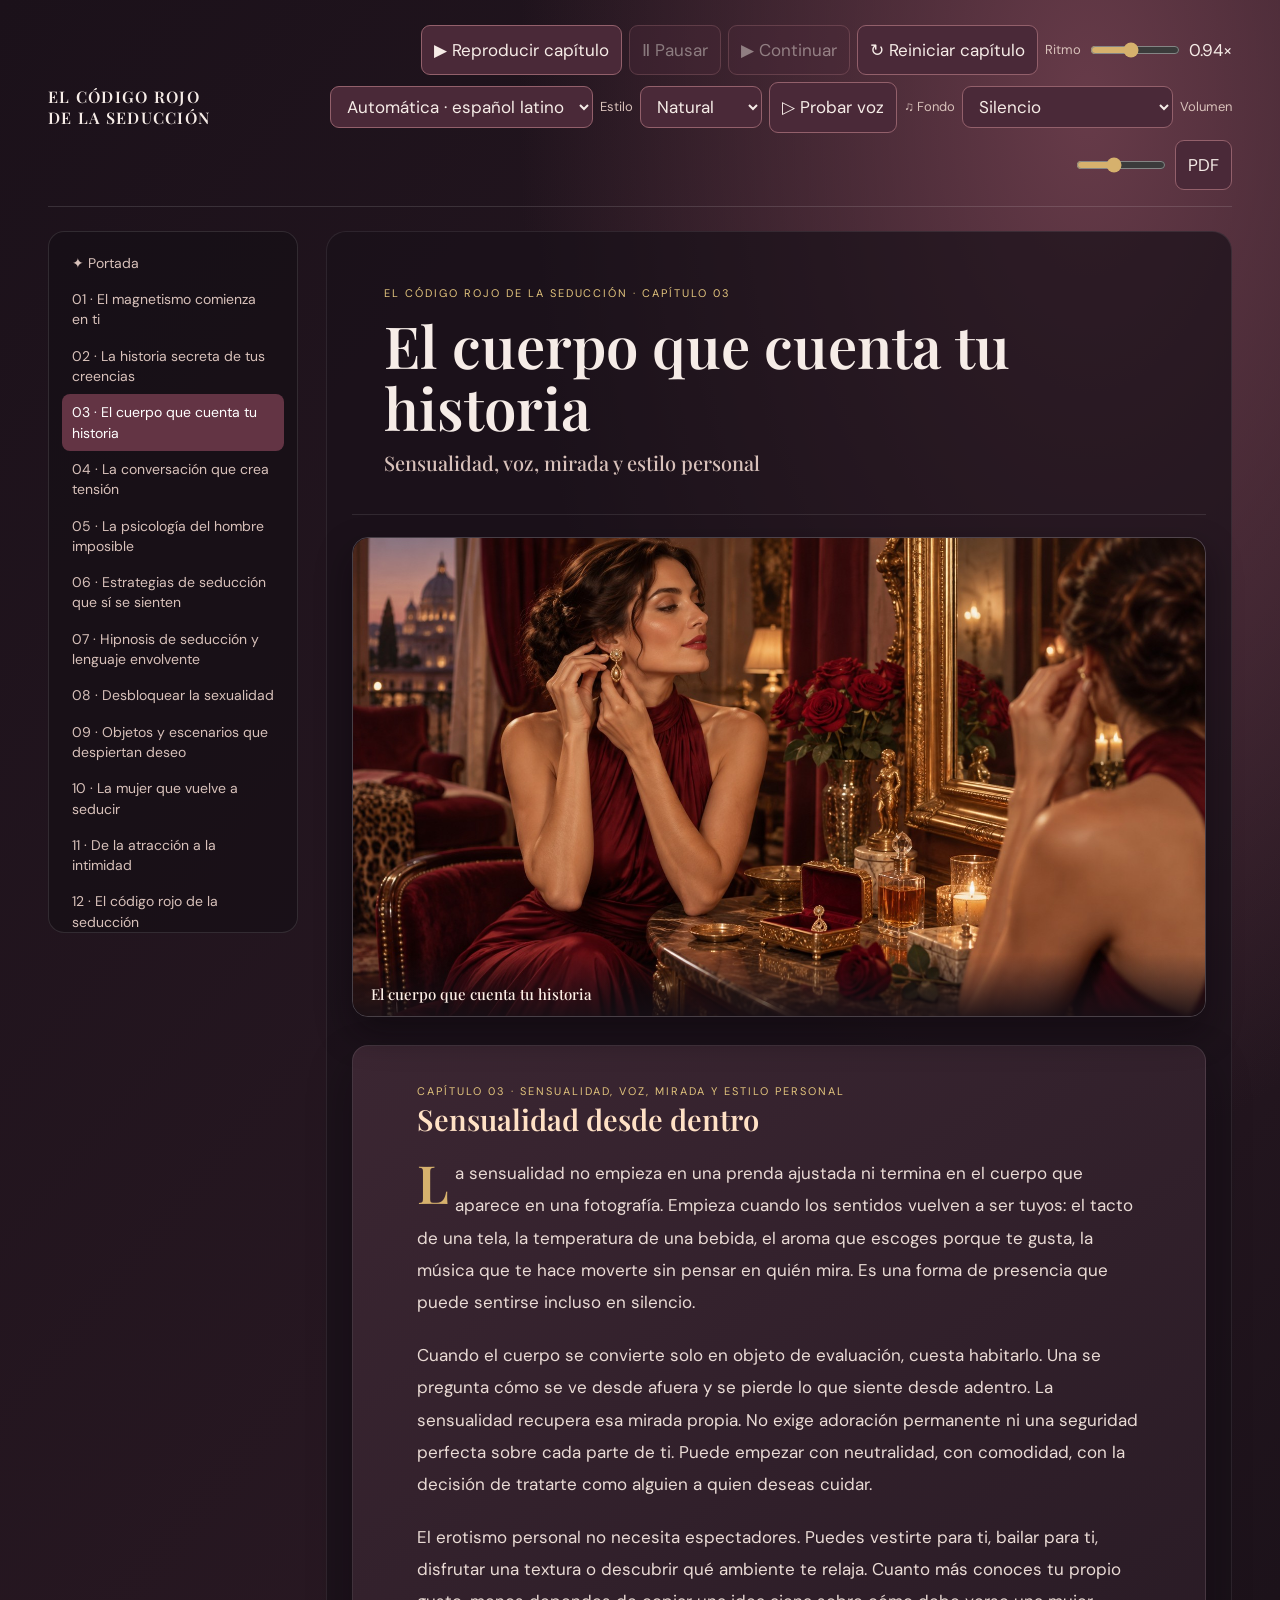
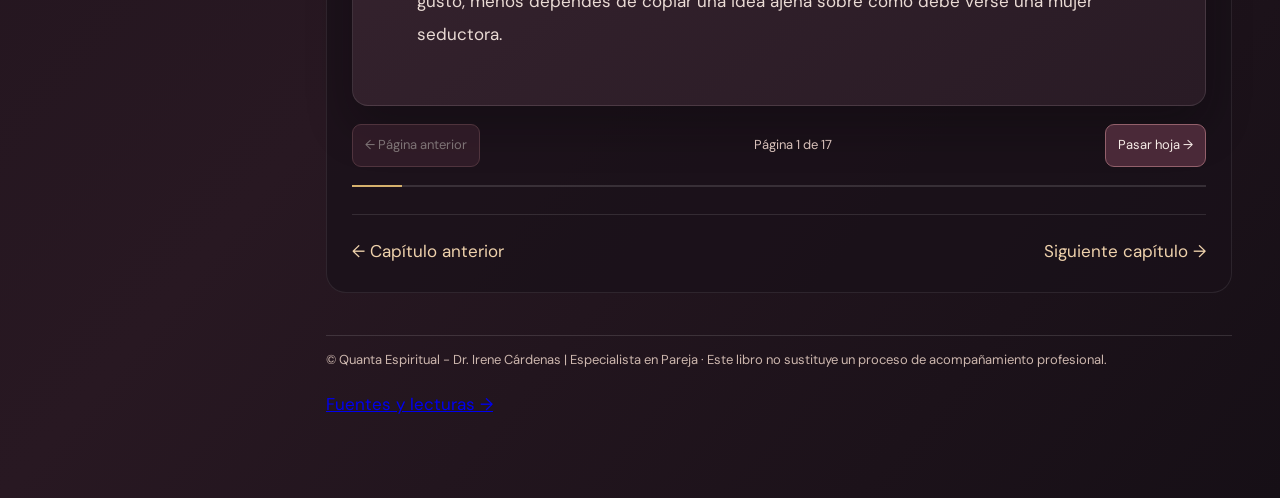
<file: capitulo-03.html>
<!doctype html><html lang="es"><head><meta charset="utf-8"><meta name="viewport" content="width=device-width,initial-scale=1"><title>El cuerpo que cuenta tu historia · El código rojo de la seducción</title><link rel="stylesheet" href="assets/style.css?v=final-3"></head><body><div class="frame"><header class="top"><a class="brand" href="index.html">EL CÓDIGO ROJO DE LA SEDUCCIÓN</a><div class="controls"><button id="play">▶ Reproducir capítulo</button><button id="pause" disabled>Ⅱ Pausar</button><button id="resume" disabled>▶ Continuar</button><button id="stop">↻ Reiniciar capítulo</button><label for="rate">Ritmo</label><input id="rate" type="range" min="0.55" max="1.45" step="0.05" value="0.94"><span id="rateval">0.94×</span><select id="voice" aria-label="Elegir voz en español"><option value="auto">Voz automática · español latino</option></select><label for="narration">Estilo</label><select id="narration" aria-label="Estilo de narración"><option value="natural">Natural</option><option value="serene">Serena</option><option value="warm">Cálida</option><option value="bright">Expresiva</option></select><button id="voice-preview">▷ Probar voz</button><label for="music">♫ Fondo</label><select id="music" aria-label="Elegir música"><option value="off">Silencio</option><option value="silk">Seda carmesí</option><option value="garden">Jardín dorado</option><option value="velvet">Noche de terciopelo</option><option value="sea">Bruma marina</option><option value="dusk">Rosas al atardecer</option><option value="pulse">Pulso lento</option><option value="glass">Luna en el cristal</option><option value="ember">Fuego suave</option><option value="salon">Salón secreto</option><option value="dawn">Amanecer íntimo</option></select><label for="music-volume">Volumen</label><input id="music-volume" type="range" min="0" max="0.8" step="0.01" value="0.32" aria-label="Volumen de la música"><button onclick="window.print()">PDF</button></div></header><div class="layout"><nav class="nav" aria-label="Contenido"><a href="index.html">✦ Portada</a><a class="" href="capitulo-01.html">01 · El magnetismo comienza en ti</a><a class="" href="capitulo-02.html">02 · La historia secreta de tus creencias</a><a class="current" href="capitulo-03.html">03 · El cuerpo que cuenta tu historia</a><a class="" href="capitulo-04.html">04 · La conversación que crea tensión</a><a class="" href="capitulo-05.html">05 · La psicología del hombre imposible</a><a class="" href="capitulo-06.html">06 · Estrategias de seducción que sí se sienten</a><a class="" href="capitulo-07.html">07 · Hipnosis de seducción y lenguaje envolvente</a><a class="" href="capitulo-08.html">08 · Desbloquear la sexualidad</a><a class="" href="capitulo-09.html">09 · Objetos y escenarios que despiertan deseo</a><a class="" href="capitulo-10.html">10 · La mujer que vuelve a seducir</a><a class="" href="capitulo-11.html">11 · De la atracción a la intimidad</a><a class="" href="capitulo-12.html">12 · El código rojo de la seducción</a><a class="" href="capitulo-13.html">13 · La psicología masculina</a></nav><main><section class="book"><header class="chapter-title"><div class="kicker">El código rojo de la seducción · capítulo 03</div><h1>El cuerpo que cuenta tu historia</h1><p>Sensualidad, voz, mirada y estilo personal</p></header><figure class="chapter-art"><img src="assets/capitulo-03.jpg" alt="Ilustración del capítulo: El cuerpo que cuenta tu historia"><figcaption>El cuerpo que cuenta tu historia</figcaption></figure><article class="leaf" hidden><div class="kicker">Capítulo 03 · Sensualidad, voz, mirada y estilo personal</div><h2>Sensualidad desde dentro</h2><p>La sensualidad no empieza en una prenda ajustada ni termina en el cuerpo que aparece en una fotografía. Empieza cuando los sentidos vuelven a ser tuyos: el tacto de una tela, la temperatura de una bebida, el aroma que escoges porque te gusta, la música que te hace moverte sin pensar en quién mira. Es una forma de presencia que puede sentirse incluso en silencio.</p><p>Cuando el cuerpo se convierte solo en objeto de evaluación, cuesta habitarlo. Una se pregunta cómo se ve desde afuera y se pierde lo que siente desde adentro. La sensualidad recupera esa mirada propia. No exige adoración permanente ni una seguridad perfecta sobre cada parte de ti. Puede empezar con neutralidad, con comodidad, con la decisión de tratarte como alguien a quien deseas cuidar.</p><p>El erotismo personal no necesita espectadores. Puedes vestirte para ti, bailar para ti, disfrutar una textura o descubrir qué ambiente te relaja. Cuanto más conoces tu propio gusto, menos dependes de copiar una idea ajena sobre cómo debe verse una mujer seductora.</p></article><article class="leaf" hidden><div class="kicker">Capítulo 03 · Sensualidad, voz, mirada y estilo personal</div><h2>La mirada y la voz</h2><p>La mirada invita cuando tiene calidez y espacio. No hace falta sostenerla como un desafío ni bajarla para parecer misteriosa. Puedes mirar, escuchar, apartar los ojos mientras piensas y volver cuando algo te interesa. Ese movimiento natural evita convertir el contacto visual en una actuación y permite que la conversación respire.</p><p>La voz comunica más que las palabras. Un ritmo apresurado puede surgir del nerviosismo; un tono excesivamente ensayado puede sentirse como una máscara. Hablar un poco más despacio, dejar que una pausa termine y pronunciar con claridad no son trucos para hipnotizar: son maneras de darle presencia a lo que dices. La voz más atractiva suele ser aquella en la que reconoces tu propia personalidad.</p><p>También puedes permitir que la risa aparezca. La risa compartida hace que el encuentro pierda rigidez y muestre espontaneidad. No es necesario representar la mujer siempre encantadora. Una sonrisa que responde a algo real tiene más vida que una expresión mantenida por obligación.</p><blockquote class="pull">La confianza no grita: deja de pedir permiso para existir.</blockquote></article><article class="leaf" hidden><div class="kicker">Capítulo 03 · Sensualidad, voz, mirada y estilo personal</div><h2>Estilo y firma sensorial</h2><p>El estilo es una conversación silenciosa contigo misma. Una prenda, una fragancia o un accesorio pueden recordarte una época, una intención o una cualidad. Elige detalles que te hagan sentir reunida dentro de ti, no solo aprobada desde afuera. La ropa no necesita cumplir una fórmula universal para ser seductora; necesita permitirte moverte, respirar y reconocerte.</p><p>Los objetos sensoriales pueden convertirse en anclas personales: el aroma asociado a una noche en que te sentiste luminosa, una joya que te conecta con una decisión importante, una canción que devuelve tu energía. En PNL se suele llamar anclaje a asociar un estímulo con un estado interno. Como práctica personal, sirve para recordar una emoción y entrar en una disposición elegida; no controla lo que otras personas sienten.</p><p>El ambiente también comunica. Una luz cálida, una música suave o un lugar bien escogido pueden favorecer una conversación íntima. Lo que vuelve especial un espacio no es el artificio, sino la atención puesta en que ambos estén cómodos. La sensualidad se nota cuando hay cuidado en los detalles y libertad para modificarlos.</p></article><article class="leaf extra-prose" hidden><div class="kicker">El código rojo de la seducción · capítulo 03</div><h2>El cuerpo como hogar y lenguaje</h2><p>La sensualidad no es una forma corporal ni una prenda concreta. Es una manera de percibir: notar la textura de una tela, el calor de una taza, el ritmo que te resulta agradable al caminar. Cuando la mirada propia se limita a evaluar si el cuerpo cumple un ideal, los sentidos quedan en segundo plano. La sensualidad reaparece al dejar que el cuerpo sea experiencia y no solamente imagen expuesta a una calificación.</p><p>Desde ahí, el estilo personal se construye por resonancia. Un color profundo, un aroma, una joya heredada o una camisa sencilla pueden sentirse sensuales si expresan algo verdadero para ti. No hay una combinación universal que produzca deseo. El detalle tiene poder porque guarda una historia: una textura que te recuerda comodidad, una fragancia que asocias con una noche feliz, un objeto elegido por placer y no para satisfacer una expectativa ajena.</p><p>En un encuentro, el cuerpo también comunica ritmo. Una postura abierta puede mostrar disposición, mientras que acercarte o apartarte permite graduar la distancia. Ninguna señal aislada traduce por completo lo que alguien siente. Por eso el lenguaje corporal acompaña la conversación; no la reemplaza. Una presencia atenta percibe el efecto de sus gestos y deja espacio a que la otra persona también marque su comodidad.</p></article><article class="leaf extra-prose" hidden><div class="kicker">El código rojo de la seducción · capítulo 03</div><h2>Una voz que invita</h2><p>La voz tiene una presencia física: lleva respiración, intención y tiempo. Hablar más despacio puede darle espacio a una idea, pero forzar un tono grave o misterioso suele sentirse extraño para quien lo sostiene. Una voz atractiva es, antes que nada, una voz reconocible. Su ritmo cambia de acuerdo con el pensamiento: se ilumina con el humor, descansa al escuchar y adquiere firmeza cuando expresas algo importante.</p><p>La pausa funciona cuando permite estar con lo dicho. No necesita convertirse en una maniobra para crear tensión. Una pausa breve después de una pregunta da al otro tiempo para contestar; una pausa propia ayuda a encontrar palabras que no salen de la prisa por agradar. Esa calidad temporal crea intimidad porque la conversación deja de parecer una carrera en la que cada silencio debe llenarse enseguida.</p><p>Mirada, voz y movimiento se sienten más congruentes cuando no compiten por llamar la atención. Puedes sostener una mirada cálida sin mantenerla de forma rígida, sonreír cuando algo te causa gracia y mover las manos como lo haces normalmente. El encanto corporal no está en memorizar señales, sino en permitir que el cuerpo acompañe una experiencia que de verdad estás viviendo.</p></article><article class="leaf extra-prose" hidden><div class="kicker">El código rojo de la seducción · capítulo 03</div><h2>El cuerpo como hogar y lenguaje</h2><p>La sensualidad no es una forma corporal ni una prenda concreta. Es una manera de percibir: notar la textura de una tela, el calor de una taza, el ritmo que te resulta agradable al caminar. Cuando la mirada propia se limita a evaluar si el cuerpo cumple un ideal, los sentidos quedan en segundo plano. La sensualidad reaparece al dejar que el cuerpo sea experiencia y no solamente imagen expuesta a una calificación.</p><p>Desde ahí, el estilo personal se construye por resonancia. Un color profundo, un aroma, una joya heredada o una camisa sencilla pueden sentirse sensuales si expresan algo verdadero para ti. No hay una combinación universal que produzca deseo. El detalle tiene poder porque guarda una historia: una textura que te recuerda comodidad, una fragancia que asocias con una noche feliz, un objeto elegido por placer y no para satisfacer una expectativa ajena.</p><p>En un encuentro, el cuerpo también comunica ritmo. Una postura abierta puede mostrar disposición, mientras que acercarte o apartarte permite graduar la distancia. Ninguna señal aislada traduce por completo lo que alguien siente. Por eso el lenguaje corporal acompaña la conversación; no la reemplaza. Una presencia atenta percibe el efecto de sus gestos y deja espacio a que la otra persona también marque su comodidad.</p></article><article class="leaf extra-prose" hidden><div class="kicker">El código rojo de la seducción · capítulo 03</div><h2>Una voz que invita</h2><p>La voz tiene una presencia física: lleva respiración, intención y tiempo. Hablar más despacio puede darle espacio a una idea, pero forzar un tono grave o misterioso suele sentirse extraño para quien lo sostiene. Una voz atractiva es, antes que nada, una voz reconocible. Su ritmo cambia de acuerdo con el pensamiento: se ilumina con el humor, descansa al escuchar y adquiere firmeza cuando expresas algo importante.</p><p>La pausa funciona cuando permite estar con lo dicho. No necesita convertirse en una maniobra para crear tensión. Una pausa breve después de una pregunta da al otro tiempo para contestar; una pausa propia ayuda a encontrar palabras que no salen de la prisa por agradar. Esa calidad temporal crea intimidad porque la conversación deja de parecer una carrera en la que cada silencio debe llenarse enseguida.</p><p>Mirada, voz y movimiento se sienten más congruentes cuando no compiten por llamar la atención. Puedes sostener una mirada cálida sin mantenerla de forma rígida, sonreír cuando algo te causa gracia y mover las manos como lo haces normalmente. El encanto corporal no está en memorizar señales, sino en permitir que el cuerpo acompañe una experiencia que de verdad estás viviendo.</p></article><article class="leaf extra-prose" data-added="03-1" hidden><div class="kicker">El código rojo de la seducción · capítulo 03</div><h2>Sensualidad sin escenario</h2><p>La sensualidad no necesita público. Existe en la manera de elegir una fruta madura, en el placer de arreglarte para una tarde sin compromiso y en la música que cambia la textura de una habitación. Cuando todo lo sensual se convierte en algo dirigido a ser observado, el cuerpo vuelve a ser una imagen que debe aprobarse. Recuperar el placer privado devuelve autonomía: disfrutas antes de que alguien opine.</p><p>Ese vínculo contigo misma se nota sin que tengas que anunciarlo. Una persona que conoce sus gustos puede hablar de ellos con brillo genuino y elegir planes que realmente le agradan. No estás preparando una demostración para que un hombre te encuentre interesante; estás compartiendo una vida sensorial que ya existe. El deseo que aparece desde ahí lleva una cualidad distinta: no pide permiso para disfrutar y tampoco obliga al otro a reaccionar de cierta manera.</p></article><article class="leaf extra-prose" data-added="03-2" hidden><div class="kicker">El código rojo de la seducción · capítulo 03</div><h2>Los sentidos construyen memoria</h2><p>Los momentos que recordamos con cariño suelen tener detalles sensoriales. La luz de un restaurante, una canción inesperada, el sabor de una comida o el aire fresco al salir pueden quedar unidos a la emoción de una conversación. El cerebro organiza la experiencia en conjunto, no como una lista de frases. Por eso una cita se vuelve especial cuando las personas están presentes en el lugar que comparten, y no solo tratando de imaginar qué impresión causan.</p><p>No hace falta montar una escena elaborada. Una caminata por una calle bonita o una mesa donde se pueda hablar sin elevar la voz pueden ofrecer suficiente textura. Lo importante es que el entorno ayude a relajarse y que ambos participen. Si la música impide escucharse o la iluminación incomoda, el escenario está ocupando el lugar de la conexión. La sensualidad ambiental acompaña, no compite con la atención mutua.</p></article><article class="leaf extra-prose" data-added="03-3" hidden><div class="kicker">El código rojo de la seducción · capítulo 03</div><h2>La textura de la presencia</h2><p>La piel registra comodidad antes de que la mente la formule. Una tela suave, un espacio cálido, una silla donde puedes descansar y una temperatura agradable influyen en cómo habitas una conversación. Elegir ropa que permita moverte y respirar puede hacerte sentir más abierta. Esa comodidad es sensual porque vuelve al cuerpo un aliado del encuentro, en lugar de un objeto sometido a una vigilancia constante.</p><p>La textura también vive en la forma de hablar. Una voz áspera por cansancio no necesita ser escondida; una risa espontánea puede resultar más íntima que una pronunciación perfecta. Cuando dejas que el cuerpo tenga sus matices reales, el otro recibe una experiencia más cercana. La atracción no siempre nace de la pulcritud. A veces aparece en el detalle humano que revela que no estás recitando una versión idealizada de ti.</p></article><article class="leaf extra-prose" data-added="03-4" hidden><div class="kicker">El código rojo de la seducción · capítulo 03</div><h2>El aroma como firma personal</h2><p>Un aroma suele conservar recuerdos de manera sorprendente. La fragancia de una casa, de una flor o de una persona amada puede convocar una época completa. Escoger un perfume para una cita puede ayudarte a entrar en una sensación que disfrutas, pero su objetivo no debería ser dominar el ambiente. Una nota ligera que se percibe al acercarse permite que el olor forme parte de la memoria compartida sin volverse una barrera.</p><p>Tu firma aromática puede ser discreta o intensa, fresca o cálida; no existe una elección universalmente seductora. Lo especial es que se sienta congruente contigo y con la ocasión. Si no usas perfume, la limpieza y el cuidado también expresan presencia. La sensualidad no depende de acumular señales ni de convertir el cuerpo en un producto. Se descubre en la delicadeza con que habitas tus propios sentidos.</p></article><article class="leaf extra-prose" data-added="03-5" hidden><div class="kicker">El código rojo de la seducción · capítulo 03</div><h2>El movimiento comunica calma</h2><p>Caminar sin prisa, girarte para escuchar a alguien y apoyar los pies de forma cómoda son gestos sencillos que comunican que estás presente. Si el movimiento se convierte en una coreografía que intentas ejecutar, la atención vuelve a dividirse. Permite que tu cuerpo acompañe las emociones: inclínate cuando sientes curiosidad, relaja los hombros cuando te sientes cómoda, cambia de postura cuando lo necesitas.</p><p>La expresión corporal es información, no un diccionario infalible. Cruzar los brazos puede ser costumbre o frío; una mirada esquiva puede significar timidez o concentración. Interpretar cada gesto como una señal concluyente crea fantasía donde todavía falta conversación. La lectura más confiable surge de observar tendencias y preguntar con amabilidad cuando algo importa. Tu propio cuerpo merece esa misma escucha: lo que sientes cuenta tanto como lo que alguien cree percibir.</p></article><article class="leaf extra-prose" data-added="03-6" hidden><div class="kicker">El código rojo de la seducción · capítulo 03</div><h2>El vestuario como elección narrativa</h2><p>La ropa cuenta una historia, aunque no controle lo que otra persona piensa. Un vestido puede recordarte una noche feliz; un blazer puede ayudarte a sentir autoridad; unos zapatos cómodos pueden dejarte disfrutar una caminata. Elegir un atuendo desde esa relación personal vuelve el estilo más expresivo. No tienes que vestirte para representar la idea de sensualidad de alguien desconocido; puedes dejar que el deseo propio participe en la elección.</p><p>El equilibrio práctico también es una forma de cuidado. Si pasas la cita preocupada por una prenda incómoda, será más difícil atender a la conversación. Un detalle puede atraer la mirada y volverse tema, pero no tiene que ser llamativo. La elegancia aparece en la coherencia entre la ocasión, tu comodidad y la imagen que te gusta proyectar. Vestirte para ti no significa ignorar el contexto; significa incluirte en él.</p></article><article class="leaf extra-prose" data-added="03-7" hidden><div class="kicker">El código rojo de la seducción · capítulo 03</div><h2>Vulnerabilidad corporal</h2><p>Los cuerpos cambian con la edad, la salud, el descanso y la vida. La presión de presentarlos como imágenes inmóviles puede hacer que una mujer sienta que primero debe corregirse antes de permitirse ser deseada. Pero la intimidad ocurre entre cuerpos reales: respiran, se mueven, tienen marcas e historias. La sensualidad puede empezar cuando dejas de esperar una versión futura de ti para habitar el presente.</p><p>No todas las inseguridades desaparecen porque alguien te encuentre hermosa. A veces la mirada afectuosa ayuda; otras veces, el diálogo interior necesita tiempo y un cuidado más amplio. Puedes aceptar un cumplido sin discutirlo y también marcar qué comentarios prefieres no recibir. La relación con el cuerpo no pertenece por completo a la mirada de otra persona. La atracción genuina puede invitarte a sentirte vista, pero no debe convertirse en la única fuente de valor corporal.</p></article><article class="leaf extra-prose" data-added="03-8" hidden><div class="kicker">El código rojo de la seducción · capítulo 03</div><h2>El gusto como frontera</h2><p>Saber qué te gusta y qué no te gusta dibuja una frontera amable alrededor de tu experiencia. Puedes disfrutar bailar y preferir no hacerlo frente a mucha gente; sentirte cómoda con un beso y querer más tiempo antes de una caricia. La sensualidad pierde libertad cuando se convierte en una lista de cosas que se supone que toda mujer debe disfrutar. El deseo propio tiene formas particulares y puede cambiar de una ocasión a otra.</p><p>Expresar una preferencia permite que la intimidad se vuelva más precisa. No es una instrucción fría, sino una invitación a conocerte mejor. Decir “así me siento más cómoda” o “prefiero ir despacio” comunica cómo puede acercarse alguien sin obligarte a tolerar lo que no quieres. Una pareja receptiva entiende que aprender el lenguaje del cuerpo del otro es parte del placer compartido.</p></article><article class="leaf extra-prose" data-added="03-9" hidden><div class="kicker">El código rojo de la seducción · capítulo 03</div><h2>La sensualidad de lo cotidiano</h2><p>Un gesto ordinario puede adquirir sensualidad cuando se vive con atención: servir una bebida, elegir una canción para el camino, arreglar una mesa o abrir la ventana al atardecer. Esa cualidad aparece en el cuidado con que una persona hace algo y en el placer que se permite sentir. No tiene que conducir a una escena sexual. Puede ser simplemente una manera más despierta de disfrutar la vida.</p><p>Compartir esos momentos ofrece una intimidad amable. Una conversación no necesita estar cargada de confesiones para sentirse cercana; puede crecer desde un pequeño gusto común. El magnetismo no siempre entra con dramatismo. A veces se queda en la memoria porque alguien estaba genuinamente ahí, percibiendo detalles y permitiendo que el momento fuera suficiente.</p></article><article class="leaf extra-prose" data-added="03-10" hidden><div class="kicker">El código rojo de la seducción · capítulo 03</div><h2>Tu cuerpo no es un argumento</h2><p>No tienes que demostrar nada con tu cuerpo para tener derecho al deseo. No hace falta usarlo para convencer a alguien de que eres sensual ni ocultarlo para parecer respetable. Es tu lugar para sentir, moverte, descansar y escoger. Si decides arreglarte, bailar, mirar o acercarte, la decisión puede nacer del disfrute; si un día prefieres estar más cubierta o en silencio, eso también pertenece a tu libertad.</p><p>Cuando el cuerpo deja de ser un argumento para obtener aceptación, el encuentro se vuelve menos pesado. Puedes recibir una mirada como parte de la interacción sin convertirla en una calificación final. La seducción más personal nace del contacto entre dos presencias, y ninguna tiene que convertirse en espectáculo. Estar en tu cuerpo, con sus gustos y límites, es una forma de confianza que se proyecta sin necesidad de proclamarse.</p></article><div class="pager"><button id="prev">← Página anterior</button><span id="leafcount">Página 1 de 17</span><button id="next">Pasar hoja →</button></div><div class="progress"><i id="progress"></i></div><div class="chapter-nav"><a href="capitulo-02.html">← Capítulo anterior</a><a href="capitulo-04.html">Siguiente capítulo →</a></div></section><footer class="note">© Quanta Espiritual - Dr. Irene Cárdenas | Especialista en Pareja · Este libro no sustituye un proceso de acompañamiento profesional.</footer><p class="source-link"><a href="fuentes-y-lecturas.html">Fuentes y lecturas →</a></p></main></div></div><script src="assets/audiolibro.js?v=male-voice-2"></script></body></html>
</file>
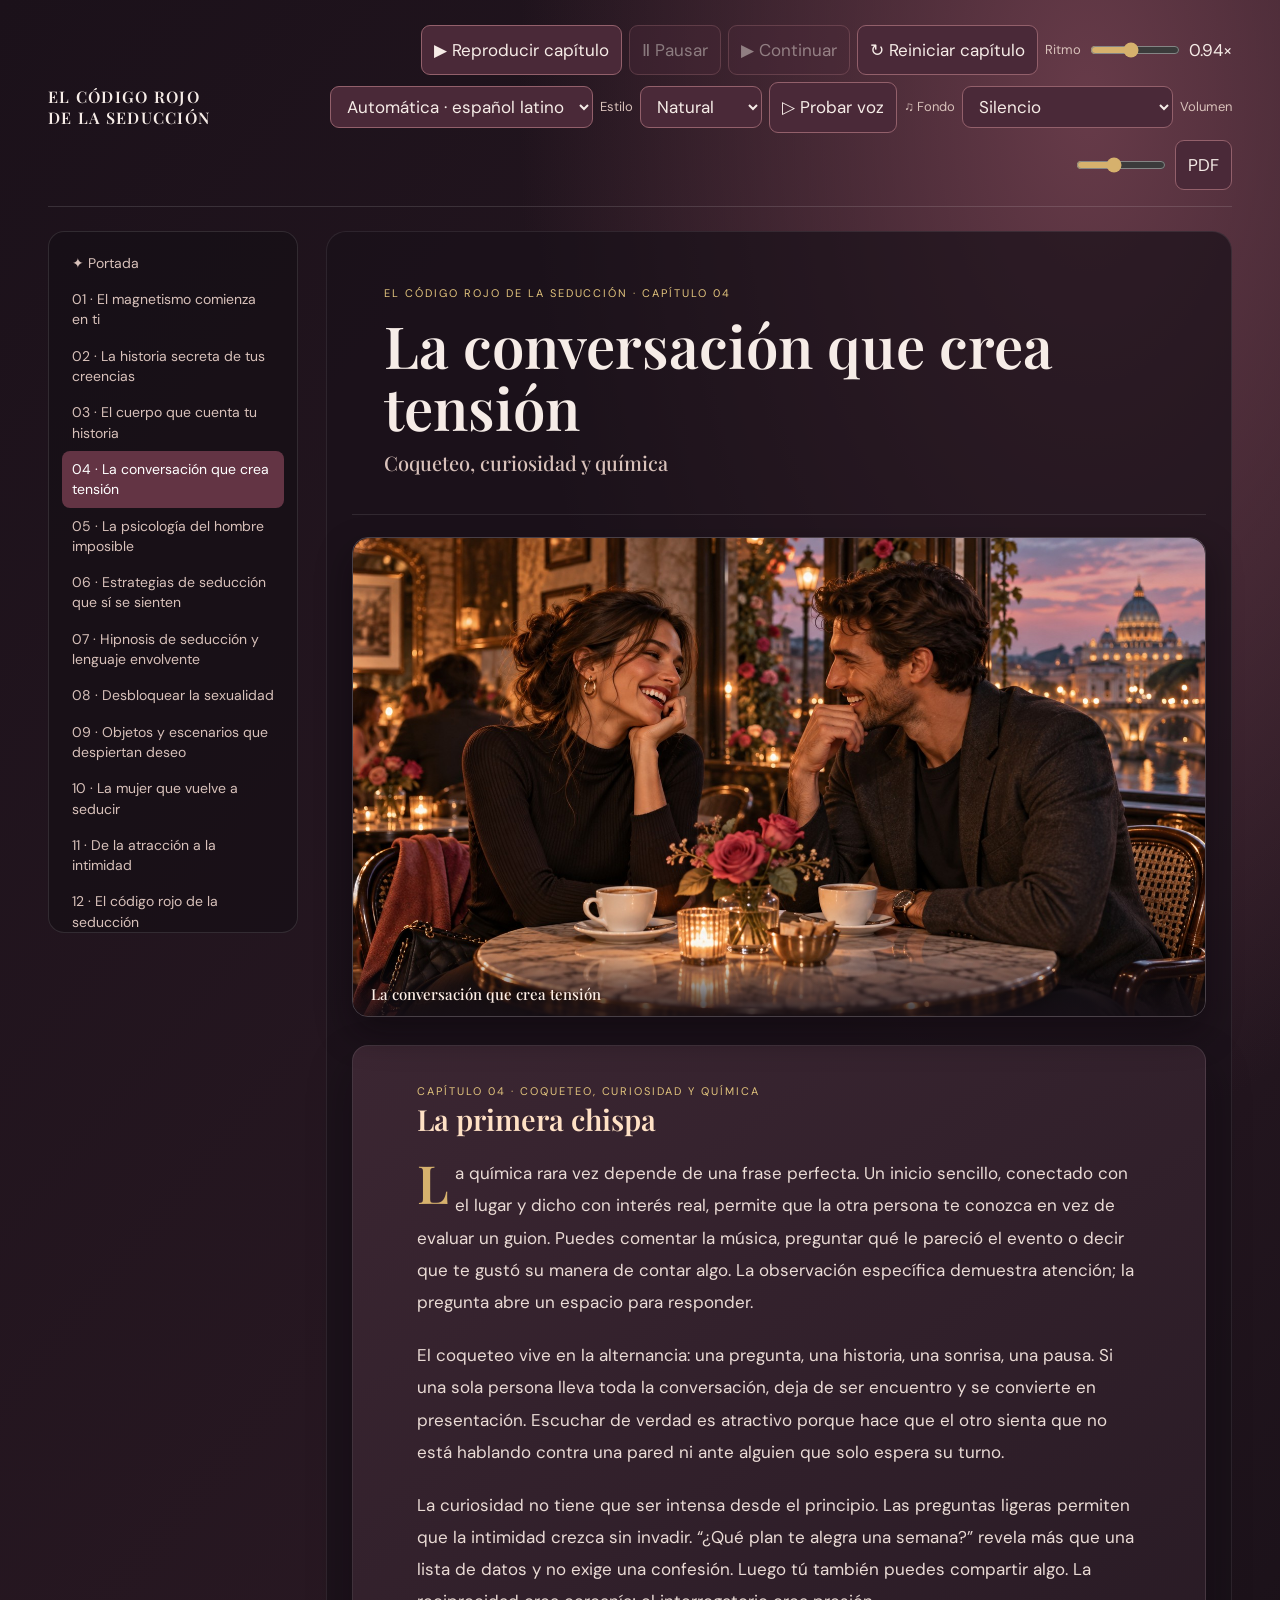
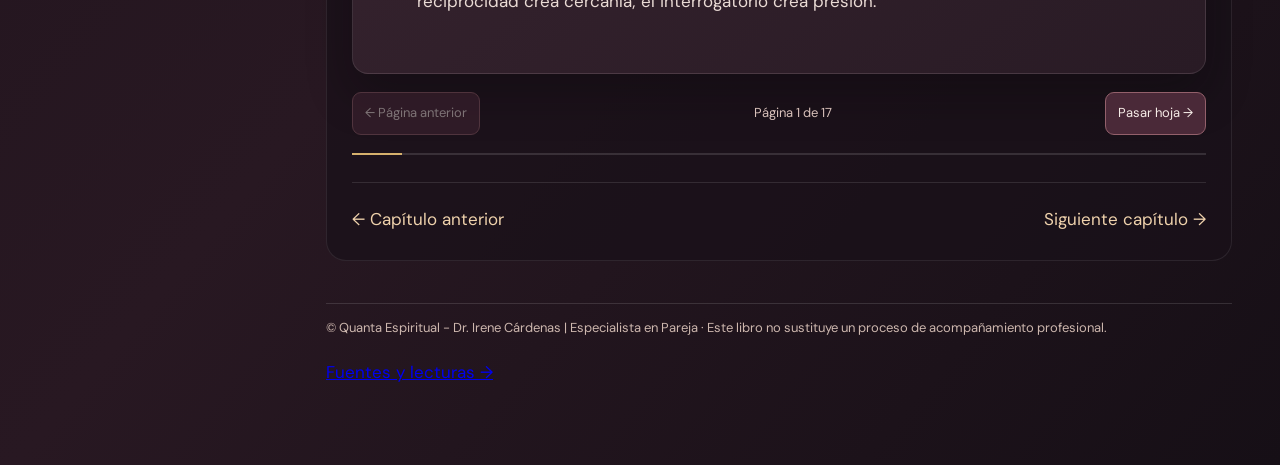
<file: capitulo-04.html>
<!doctype html><html lang="es"><head><meta charset="utf-8"><meta name="viewport" content="width=device-width,initial-scale=1"><title>La conversación que crea tensión · El código rojo de la seducción</title><link rel="stylesheet" href="assets/style.css?v=final-3"></head><body><div class="frame"><header class="top"><a class="brand" href="index.html">EL CÓDIGO ROJO DE LA SEDUCCIÓN</a><div class="controls"><button id="play">▶ Reproducir capítulo</button><button id="pause" disabled>Ⅱ Pausar</button><button id="resume" disabled>▶ Continuar</button><button id="stop">↻ Reiniciar capítulo</button><label for="rate">Ritmo</label><input id="rate" type="range" min="0.55" max="1.45" step="0.05" value="0.94"><span id="rateval">0.94×</span><select id="voice" aria-label="Elegir voz en español"><option value="auto">Voz automática · español latino</option></select><label for="narration">Estilo</label><select id="narration" aria-label="Estilo de narración"><option value="natural">Natural</option><option value="serene">Serena</option><option value="warm">Cálida</option><option value="bright">Expresiva</option></select><button id="voice-preview">▷ Probar voz</button><label for="music">♫ Fondo</label><select id="music" aria-label="Elegir música"><option value="off">Silencio</option><option value="silk">Seda carmesí</option><option value="garden">Jardín dorado</option><option value="velvet">Noche de terciopelo</option><option value="sea">Bruma marina</option><option value="dusk">Rosas al atardecer</option><option value="pulse">Pulso lento</option><option value="glass">Luna en el cristal</option><option value="ember">Fuego suave</option><option value="salon">Salón secreto</option><option value="dawn">Amanecer íntimo</option></select><label for="music-volume">Volumen</label><input id="music-volume" type="range" min="0" max="0.8" step="0.01" value="0.32" aria-label="Volumen de la música"><button onclick="window.print()">PDF</button></div></header><div class="layout"><nav class="nav" aria-label="Contenido"><a href="index.html">✦ Portada</a><a class="" href="capitulo-01.html">01 · El magnetismo comienza en ti</a><a class="" href="capitulo-02.html">02 · La historia secreta de tus creencias</a><a class="" href="capitulo-03.html">03 · El cuerpo que cuenta tu historia</a><a class="current" href="capitulo-04.html">04 · La conversación que crea tensión</a><a class="" href="capitulo-05.html">05 · La psicología del hombre imposible</a><a class="" href="capitulo-06.html">06 · Estrategias de seducción que sí se sienten</a><a class="" href="capitulo-07.html">07 · Hipnosis de seducción y lenguaje envolvente</a><a class="" href="capitulo-08.html">08 · Desbloquear la sexualidad</a><a class="" href="capitulo-09.html">09 · Objetos y escenarios que despiertan deseo</a><a class="" href="capitulo-10.html">10 · La mujer que vuelve a seducir</a><a class="" href="capitulo-11.html">11 · De la atracción a la intimidad</a><a class="" href="capitulo-12.html">12 · El código rojo de la seducción</a><a class="" href="capitulo-13.html">13 · La psicología masculina</a></nav><main><section class="book"><header class="chapter-title"><div class="kicker">El código rojo de la seducción · capítulo 04</div><h1>La conversación que crea tensión</h1><p>Coqueteo, curiosidad y química</p></header><figure class="chapter-art"><img src="assets/capitulo-04.jpg" alt="Ilustración del capítulo: La conversación que crea tensión"><figcaption>La conversación que crea tensión</figcaption></figure><article class="leaf" hidden><div class="kicker">Capítulo 04 · Coqueteo, curiosidad y química</div><h2>La primera chispa</h2><p>La química rara vez depende de una frase perfecta. Un inicio sencillo, conectado con el lugar y dicho con interés real, permite que la otra persona te conozca en vez de evaluar un guion. Puedes comentar la música, preguntar qué le pareció el evento o decir que te gustó su manera de contar algo. La observación específica demuestra atención; la pregunta abre un espacio para responder.</p><p>El coqueteo vive en la alternancia: una pregunta, una historia, una sonrisa, una pausa. Si una sola persona lleva toda la conversación, deja de ser encuentro y se convierte en presentación. Escuchar de verdad es atractivo porque hace que el otro sienta que no está hablando contra una pared ni ante alguien que solo espera su turno.</p><p>La curiosidad no tiene que ser intensa desde el principio. Las preguntas ligeras permiten que la intimidad crezca sin invadir. “¿Qué plan te alegra una semana?” revela más que una lista de datos y no exige una confesión. Luego tú también puedes compartir algo. La reciprocidad crea cercanía; el interrogatorio crea presión.</p></article><article class="leaf" hidden><div class="kicker">Capítulo 04 · Coqueteo, curiosidad y química</div><h2>El arte de insinuar</h2><p>El doble sentido, la mirada y una frase con ritmo pueden crear tensión cuando ambos participan. La insinuación eficaz no es confundir deliberadamente; es dejar una pequeña apertura para que la otra persona juegue contigo. Puedes decir “contigo esta conversación se está poniendo peligrosa de lo entretenida” con una sonrisa que permita entender que es humor, interés o ambas cosas.</p><p>La técnica de reflejar —acompañar sutilmente el ritmo, energía o vocabulario de alguien— puede crear sensación de sintonía. Si la otra persona habla con calma, no irrumpas con una avalancha; si se entusiasma, permite que tu energía también suba. No imites cada gesto: la copia obvia se siente extraña. La idea es encontrarse en un ritmo cómodo, no manipular una respuesta.</p><p>Una invitación directa puede ser más seductora que una cadena de señales confusas. “Me gustó hablar contigo. ¿Te gustaría que nos viéramos esta semana?” muestra iniciativa y deja espacio para una respuesta honesta. La claridad no mata el misterio; libera energía que de otro modo gastarías intentando descifrar o fabricar señales.</p><blockquote class="pull">La confianza no grita: deja de pedir permiso para existir.</blockquote></article><article class="leaf" hidden><div class="kicker">Capítulo 04 · Coqueteo, curiosidad y química</div><h2>Crear una memoria compartida</h2><p>Las experiencias pequeñas suelen dejar huella: un apodo nacido de un chiste, una canción descubierta juntos, una conversación que se extendió porque nadie estaba mirando el teléfono. La conexión se construye con atención a esos detalles. Una memoria compartida no se puede imponer, pero sí puedes estar disponible para que algo espontáneo ocurra.</p><p>Los cumplidos más memorables describen lo que percibiste: “me encanta cómo te cambia la cara cuando hablas de eso”, “tienes una manera divertida de mirar los problemas”. Son más íntimos que evaluar un cuerpo y permiten que la otra persona se sienta reconocida. Dilos porque lo piensas, no como inversión con retorno asegurado.</p><p>La tensión seductora también necesita descanso. Si cada pausa se llena de frases calculadas, no queda espacio para sentir. Deja que una sonrisa dure un segundo más, que el silencio no sea enemigo y que la conversación se mueva hacia donde ambos la llevan. La naturalidad no es falta de intención; es intención sin rigidez.</p></article><article class="leaf extra-prose" hidden><div class="kicker">El código rojo de la seducción · capítulo 04</div><h2>Coquetear sin representar un papel</h2><p>El coqueteo puede ser una forma liviana de mostrar interés, no una estrategia para que el otro pierda claridad. Un cumplido específico, una pregunta con curiosidad o una broma compartida hacen visible que estás disfrutando el encuentro. La diferencia con la adulación automática está en la atención: nombras algo que realmente observaste. “Me gusta cómo cuentas esa historia” revela más que una frase genérica diseñada para obtener una reacción.</p><p>La conversación seductora también incluye tu propia voz. Si solo preguntas, puedes convertirte en entrevistadora; si solo cuentas, el otro queda como público. Alternar una pregunta con una historia breve crea un intercambio más natural. Cuando mencionas qué te divierte, qué te importa o qué descubriste recientemente, ofreces material para que la otra persona te conozca y encuentre puntos de encuentro o diferencia.</p><p>La tensión agradable nace de la anticipación compartida. Puede estar en el humor, en un silencio que no incomoda o en la posibilidad de prolongar la conversación. No requiere frases enigmáticas ni retirar atención para provocar ansiedad. El juego seductor se sostiene porque ambas personas participan con interés, perciben el ritmo mutuo y pueden acercarse sin dejar de ser libres.</p></article><article class="leaf extra-prose" hidden><div class="kicker">El código rojo de la seducción · capítulo 04</div><h2>La claridad también tiene encanto</h2><p>A veces la incertidumbre se vende como parte del misterio, pero no todas las dudas crean deseo. Una cosa es dejar espacio a la imaginación; otra, no saber si el encuentro terminó porque alguien perdió interés o porque pretende producir una reacción. La ambigüedad puede intensificar pensamientos, pero no siempre mejora la conexión. La claridad amable ofrece otra clase de atractivo: muestra decisión sin apropiarse de la respuesta del otro.</p><p>Proponer un plan concreto facilita que dos personas pasen de la fantasía al tiempo compartido. “Me gustó conversar contigo. ¿Te gustaría tomar algo el jueves?” reúne interés, propuesta y espacio para contestar. No hace falta disfrazarlo de casualidad. Si la respuesta es afirmativa, la historia avanza; si es negativa o no llega, tienes información para decidir cómo continuar en vez de quedar atrapada interpretando señales indefinidamente.</p><p>La conversación íntima crece con una reciprocidad gradual. No toda confesión merece otra del mismo tamaño, y cada persona tiene una velocidad distinta para compartir. Una buena escucha registra esa diferencia: atiende si el otro pregunta, recuerda y responde con cuidado. El vínculo se vuelve particular cuando la curiosidad se transforma en conocimiento y el conocimiento se combina con una sensación de seguridad.</p></article><article class="leaf extra-prose" hidden><div class="kicker">El código rojo de la seducción · capítulo 04</div><h2>Coquetear sin representar un papel</h2><p>El coqueteo puede ser una forma liviana de mostrar interés, no una estrategia para que el otro pierda claridad. Un cumplido específico, una pregunta con curiosidad o una broma compartida hacen visible que estás disfrutando el encuentro. La diferencia con la adulación automática está en la atención: nombras algo que realmente observaste. “Me gusta cómo cuentas esa historia” revela más que una frase genérica diseñada para obtener una reacción.</p><p>La conversación seductora también incluye tu propia voz. Si solo preguntas, puedes convertirte en entrevistadora; si solo cuentas, el otro queda como público. Alternar una pregunta con una historia breve crea un intercambio más natural. Cuando mencionas qué te divierte, qué te importa o qué descubriste recientemente, ofreces material para que la otra persona te conozca y encuentre puntos de encuentro o diferencia.</p><p>La tensión agradable nace de la anticipación compartida. Puede estar en el humor, en un silencio que no incomoda o en la posibilidad de prolongar la conversación. No requiere frases enigmáticas ni retirar atención para provocar ansiedad. El juego seductor se sostiene porque ambas personas participan con interés, perciben el ritmo mutuo y pueden acercarse sin dejar de ser libres.</p></article><article class="leaf extra-prose" hidden><div class="kicker">El código rojo de la seducción · capítulo 04</div><h2>La claridad también tiene encanto</h2><p>A veces la incertidumbre se vende como parte del misterio, pero no todas las dudas crean deseo. Una cosa es dejar espacio a la imaginación; otra, no saber si el encuentro terminó porque alguien perdió interés o porque pretende producir una reacción. La ambigüedad puede intensificar pensamientos, pero no siempre mejora la conexión. La claridad amable ofrece otra clase de atractivo: muestra decisión sin apropiarse de la respuesta del otro.</p><p>Proponer un plan concreto facilita que dos personas pasen de la fantasía al tiempo compartido. “Me gustó conversar contigo. ¿Te gustaría tomar algo el jueves?” reúne interés, propuesta y espacio para contestar. No hace falta disfrazarlo de casualidad. Si la respuesta es afirmativa, la historia avanza; si es negativa o no llega, tienes información para decidir cómo continuar en vez de quedar atrapada interpretando señales indefinidamente.</p><p>La conversación íntima crece con una reciprocidad gradual. No toda confesión merece otra del mismo tamaño, y cada persona tiene una velocidad distinta para compartir. Una buena escucha registra esa diferencia: atiende si el otro pregunta, recuerda y responde con cuidado. El vínculo se vuelve particular cuando la curiosidad se transforma en conocimiento y el conocimiento se combina con una sensación de seguridad.</p></article><article class="leaf extra-prose" data-added="04-1" hidden><div class="kicker">El código rojo de la seducción · capítulo 04</div><h2>La curiosidad abre una puerta</h2><p>La curiosidad se siente diferente de una entrevista porque presta atención a la persona, no a la respuesta correcta. Si él menciona que dejó un trabajo, quizá le interese explicar qué lo llevó a hacerlo. Si habla con entusiasmo de una película, tal vez esa historia revele algo de su imaginación. Seguir un detalle auténtico produce una conversación más personal que recorrer una lista de preguntas prefabricadas.</p><p>La curiosidad también necesita reciprocidad. Después de escuchar, puedes compartir una experiencia tuya relacionada, incluso si es breve. Así el encuentro se convierte en intercambio, no en una revisión de antecedentes. Cuando dos personas se sienten libres de preguntar y de responder sin representar un papel, el humor y la atracción suelen aparecer con mayor naturalidad.</p></article><article class="leaf extra-prose" data-added="04-2" hidden><div class="kicker">El código rojo de la seducción · capítulo 04</div><h2>El humor como complicidad</h2><p>Reírse juntos crea un pequeño mundo compartido. Un comentario oportuno, una observación juguetona o la capacidad de reírte de una situación imprevista pueden aliviar la tensión de una cita. No todo humor requiere ser ingenioso. A veces la complicidad nace de notar algo curioso en el entorno y compartirlo con una mirada. Lo importante es que la risa una, en lugar de hacer que alguien se sienta ridiculizado.</p><p>La ironía puede ser seductora cuando ambos la disfrutan, pero también puede ocultar una crítica. Un chiste sobre una inseguridad del otro quizá produzca risa en el momento y deje incomodidad después. Prestar atención a la respuesta permite ajustar el tono. El humor que atrae no necesita probar superioridad; ofrece alivio y complicidad, y deja a cada persona conservar su dignidad.</p></article><article class="leaf extra-prose" data-added="04-3" hidden><div class="kicker">El código rojo de la seducción · capítulo 04</div><h2>El cumplido específico</h2><p>Un cumplido específico transmite que realmente observaste algo. Puedes apreciar la forma en que alguien escucha, la pasión con que cuenta una historia o el modo en que combina sus prendas. Nombrar la cualidad concreta le da al elogio una textura verdadera. En lugar de decir lo que supones que quiere oír, expresas lo que sinceramente te llamó la atención.</p><p>El momento y la proporción importan. Un reconocimiento sencillo al final de una anécdota puede sentirse cercano; una lluvia de elogios al comienzo puede parecer diseñada para producir una respuesta. No existe una fórmula que garantice cómo será recibido. Lo que sí puedes cuidar es que tus palabras coincidan con lo que piensas y que no se conviertan en una moneda que esperas cobrar después.</p></article><article class="leaf extra-prose" data-added="04-4" hidden><div class="kicker">El código rojo de la seducción · capítulo 04</div><h2>Escuchar lo que hay debajo</h2><p>A veces una conversación contiene dos capas: los datos y el significado personal que la persona les atribuye. Cuando cuenta que se mudó de ciudad, también puede estar hablando de independencia, soledad o aventura. Escuchar con interés ayuda a notar la emoción que acompaña la historia. Una frase como “parece que ese cambio te dio mucha libertad” puede abrir espacio para que él corrija, amplíe o cambie de tema.</p><p>La escucha empática no requiere interpretar todo ni asumir que conoces sus motivos. Puedes hacer una observación y dejar que el otro confirme o matice. Si te equivocas, corregirte con naturalidad fortalece la conversación: demuestra que estás interesada en comprender, no en demostrar que sabes leer a los hombres. Esa modestia resulta atractiva porque da al otro la oportunidad de ser un individuo, no un caso que estás analizando.</p></article><article class="leaf extra-prose" data-added="04-5" hidden><div class="kicker">El código rojo de la seducción · capítulo 04</div><h2>El silencio que respira</h2><p>No todo silencio es una señal de fracaso. Después de una risa, de una historia intensa o de una frase sincera, unos segundos tranquilos pueden hacer que el momento se asiente. Si cada pausa se llena con una anécdota nueva, la conversación no alcanza a registrar lo que acaba de ocurrir. Permitir un pequeño descanso demuestra que no necesitas entretener al otro sin parar.</p><p>El silencio también ofrece una oportunidad para notar cómo te sientes. Una pausa cómoda invita a continuar; una pausa cargada puede indicar que cambió el ritmo y conviene abrir otro tema. No hay una interpretación automática. Puedes sonreír, tomar un sorbo y retomar algo que ambos mencionaron. El sosiego no mata la chispa; le permite brillar sin tener que competir con un flujo ininterrumpido de palabras.</p></article><article class="leaf extra-prose" data-added="04-6" hidden><div class="kicker">El código rojo de la seducción · capítulo 04</div><h2>Mostrar interés sin perseguir</h2><p>El interés se vuelve claro a través de gestos pequeños: mirar a la persona cuando habla, recordar algo que compartió o decir que disfrutaste el encuentro. No necesitas medir cuánto interés puedes mostrar antes de parecer demasiado disponible. La señal más importante es si existe un intercambio. Si él también busca conversar y comparte entusiasmo, la conexión se alimenta desde ambos lados.</p><p>Perseguir suele sentirse distinto porque nace de una urgencia unilateral. Mandas mensajes para obtener alivio, interpretas cada respuesta como un veredicto y sostienes un diálogo que el otro no ayuda a construir. No tienes que avergonzarte si te ocurrió; puedes observarlo y volver a elegir. Mostrar interés con dignidad incluye dejar que la respuesta del otro exista y decidir según la información que te ofrece.</p></article><article class="leaf extra-prose" data-added="04-7" hidden><div class="kicker">El código rojo de la seducción · capítulo 04</div><h2>La invitación clara</h2><p>Una invitación concreta convierte una posibilidad agradable en un plan que puede aceptarse o rechazarse. Nombrar un día y una actividad facilita la respuesta: “me gustó la charla, podríamos conocer ese sitio de cocina italiana el sábado”. La precisión reduce la necesidad de adivinar y puede resultar seductora porque muestra iniciativa. Una propuesta no tiene que ser grandiosa; basta con que abra un tiempo compartido.</p><p>La claridad también se reconoce en cómo recibes la respuesta. Si él no puede ese día y sugiere otro, hay continuidad. Si responde de manera vaga una y otra vez, también tienes información. No es necesario exigir definiciones a partir de un solo intercambio. Mirar el patrón te permite conservar apertura sin quedarte atrapada interpretando una promesa que nunca se convierte en encuentro.</p></article><article class="leaf extra-prose" data-added="04-8" hidden><div class="kicker">El código rojo de la seducción · capítulo 04</div><h2>La tensión de dos voluntades</h2><p>La tensión seductora no es un desequilibrio donde una persona tiene todo el poder de conceder o retirar atención. Es el pequeño espacio entre dos deseos que se acercan sin haber decidido todo de antemano. Hay curiosidad, cierta anticipación y la libertad de sorprenderse. Esa tensión puede sentirse en la conversación, en una invitación pendiente o en el placer de descubrir que ambos disfrutan la compañía.</p><p>Si la ansiedad domina, la tensión deja de ser juego y se vuelve agotamiento. No es necesario fabricar ausencias o celos para mantener el interés. La incertidumbre natural ya existe porque nadie conoce por completo a otra persona al principio. La confianza permite sostener ese espacio sin manipularlo, compartiendo señales suficientemente claras para que el otro pueda responder con la misma libertad.</p></article><article class="leaf extra-prose" data-added="04-9" hidden><div class="kicker">El código rojo de la seducción · capítulo 04</div><h2>Hablar de ti con medida</h2><p>Compartir algo personal puede acercar, pero la intimidad no depende de revelar un secreto de inmediato. Una historia significativa, una preferencia poco conocida o una memoria divertida permiten mostrar quién eres en pequeñas capas. La otra persona recibe una ventana y puede decidir cómo responder. Si ambos contribuyen, la conversación adquiere profundidad sin sentirse como una confesión acelerada.</p><p>El ritmo se construye viendo qué tipo de información recibe cuidado. Si una historia personal es escuchada con interés y luego recordada, aumenta la confianza para compartir más. Si se utiliza como broma o se cambia de tema, puedes decidir guardar otras partes de ti. Esa elección no es frialdad; es la forma sensata de permitir que la cercanía crezca al paso de la experiencia.</p></article><article class="leaf extra-prose" data-added="04-10" hidden><div class="kicker">El código rojo de la seducción · capítulo 04</div><h2>El final de una cita</h2><p>Cerrar un encuentro también forma parte de la seducción. Puedes expresar que lo pasaste bien y dejar claro si te gustaría volver a verlo. Ese final sincero evita que cada persona tenga que reconstruir la noche con pistas. A veces habrá entusiasmo compartido; otras, una despedida amable sin una próxima cita. Ambas respuestas dan una forma al encuentro y evitan que el adiós se convierta en una escena de estrategia.</p><p>Después de una cita, es fácil repasar cada frase para buscar pruebas de éxito. Una impresión más completa incluye cómo te sentiste durante el tiempo juntos y si la curiosidad fue mutua. La química no se revela solo en la despedida. Puede aparecer en la facilidad de hablar, en cómo el otro se interesó por ti y en el deseo sereno de compartir otra experiencia.</p></article><div class="pager"><button id="prev">← Página anterior</button><span id="leafcount">Página 1 de 17</span><button id="next">Pasar hoja →</button></div><div class="progress"><i id="progress"></i></div><div class="chapter-nav"><a href="capitulo-03.html">← Capítulo anterior</a><a href="capitulo-05.html">Siguiente capítulo →</a></div></section><footer class="note">© Quanta Espiritual - Dr. Irene Cárdenas | Especialista en Pareja · Este libro no sustituye un proceso de acompañamiento profesional.</footer><p class="source-link"><a href="fuentes-y-lecturas.html">Fuentes y lecturas →</a></p></main></div></div><script src="assets/audiolibro.js?v=male-voice-2"></script></body></html>
</file>
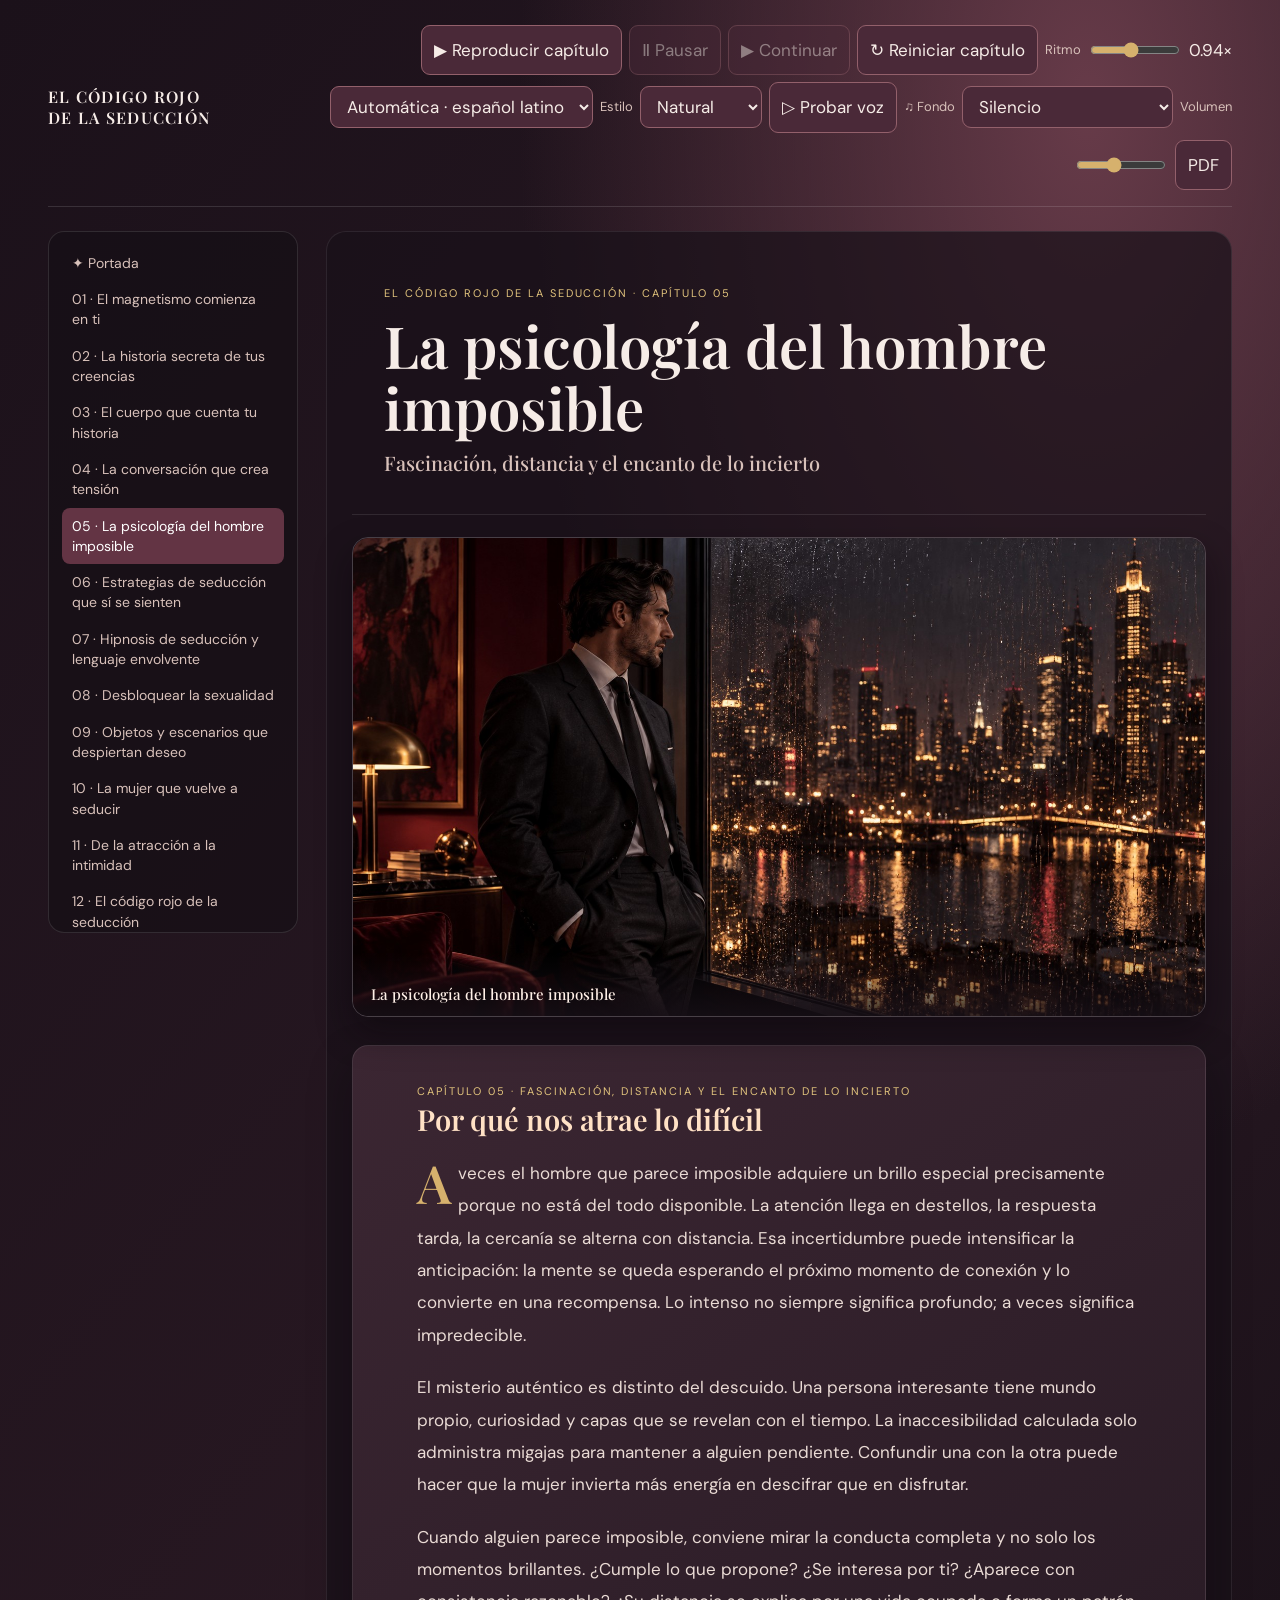
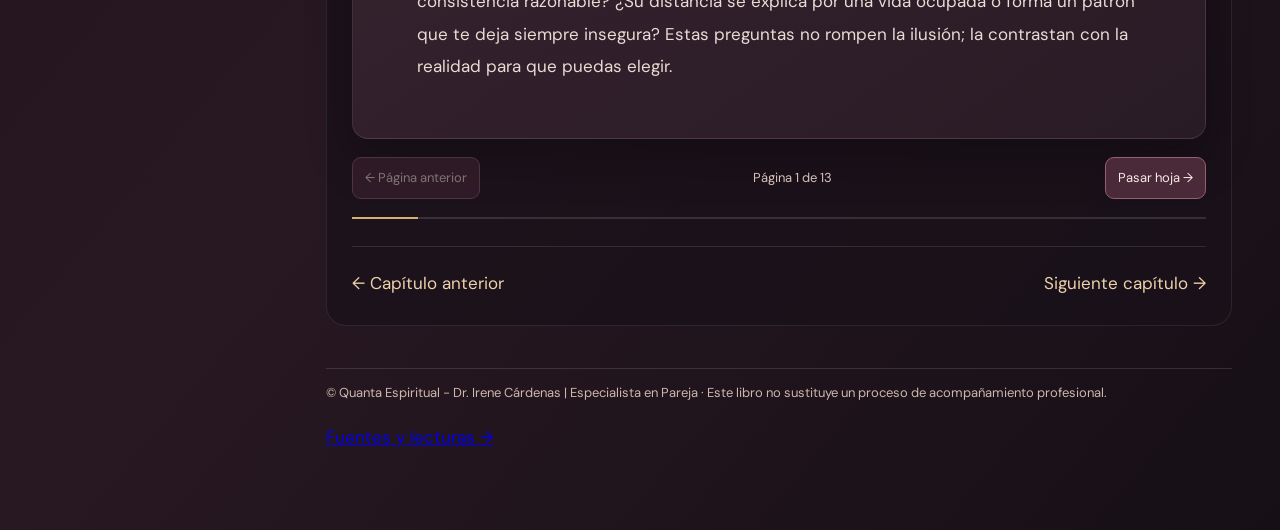
<file: capitulo-05.html>
<!doctype html><html lang="es"><head><meta charset="utf-8"><meta name="viewport" content="width=device-width,initial-scale=1"><title>La psicología del hombre imposible · El código rojo de la seducción</title><link rel="stylesheet" href="assets/style.css?v=final-3"></head><body><div class="frame"><header class="top"><a class="brand" href="index.html">EL CÓDIGO ROJO DE LA SEDUCCIÓN</a><div class="controls"><button id="play">▶ Reproducir capítulo</button><button id="pause" disabled>Ⅱ Pausar</button><button id="resume" disabled>▶ Continuar</button><button id="stop">↻ Reiniciar capítulo</button><label for="rate">Ritmo</label><input id="rate" type="range" min="0.55" max="1.45" step="0.05" value="0.94"><span id="rateval">0.94×</span><select id="voice" aria-label="Elegir voz en español"><option value="auto">Voz automática · español latino</option></select><label for="narration">Estilo</label><select id="narration" aria-label="Estilo de narración"><option value="natural">Natural</option><option value="serene">Serena</option><option value="warm">Cálida</option><option value="bright">Expresiva</option></select><button id="voice-preview">▷ Probar voz</button><label for="music">♫ Fondo</label><select id="music" aria-label="Elegir música"><option value="off">Silencio</option><option value="silk">Seda carmesí</option><option value="garden">Jardín dorado</option><option value="velvet">Noche de terciopelo</option><option value="sea">Bruma marina</option><option value="dusk">Rosas al atardecer</option><option value="pulse">Pulso lento</option><option value="glass">Luna en el cristal</option><option value="ember">Fuego suave</option><option value="salon">Salón secreto</option><option value="dawn">Amanecer íntimo</option></select><label for="music-volume">Volumen</label><input id="music-volume" type="range" min="0" max="0.8" step="0.01" value="0.32" aria-label="Volumen de la música"><button onclick="window.print()">PDF</button></div></header><div class="layout"><nav class="nav" aria-label="Contenido"><a href="index.html">✦ Portada</a><a class="" href="capitulo-01.html">01 · El magnetismo comienza en ti</a><a class="" href="capitulo-02.html">02 · La historia secreta de tus creencias</a><a class="" href="capitulo-03.html">03 · El cuerpo que cuenta tu historia</a><a class="" href="capitulo-04.html">04 · La conversación que crea tensión</a><a class="current" href="capitulo-05.html">05 · La psicología del hombre imposible</a><a class="" href="capitulo-06.html">06 · Estrategias de seducción que sí se sienten</a><a class="" href="capitulo-07.html">07 · Hipnosis de seducción y lenguaje envolvente</a><a class="" href="capitulo-08.html">08 · Desbloquear la sexualidad</a><a class="" href="capitulo-09.html">09 · Objetos y escenarios que despiertan deseo</a><a class="" href="capitulo-10.html">10 · La mujer que vuelve a seducir</a><a class="" href="capitulo-11.html">11 · De la atracción a la intimidad</a><a class="" href="capitulo-12.html">12 · El código rojo de la seducción</a><a class="" href="capitulo-13.html">13 · La psicología masculina</a></nav><main><section class="book"><header class="chapter-title"><div class="kicker">El código rojo de la seducción · capítulo 05</div><h1>La psicología del hombre imposible</h1><p>Fascinación, distancia y el encanto de lo incierto</p></header><figure class="chapter-art"><img src="assets/capitulo-05.jpg" alt="Ilustración del capítulo: La psicología del hombre imposible"><figcaption>La psicología del hombre imposible</figcaption></figure><article class="leaf" hidden><div class="kicker">Capítulo 05 · Fascinación, distancia y el encanto de lo incierto</div><h2>Por qué nos atrae lo difícil</h2><p>A veces el hombre que parece imposible adquiere un brillo especial precisamente porque no está del todo disponible. La atención llega en destellos, la respuesta tarda, la cercanía se alterna con distancia. Esa incertidumbre puede intensificar la anticipación: la mente se queda esperando el próximo momento de conexión y lo convierte en una recompensa. Lo intenso no siempre significa profundo; a veces significa impredecible.</p><p>El misterio auténtico es distinto del descuido. Una persona interesante tiene mundo propio, curiosidad y capas que se revelan con el tiempo. La inaccesibilidad calculada solo administra migajas para mantener a alguien pendiente. Confundir una con la otra puede hacer que la mujer invierta más energía en descifrar que en disfrutar.</p><p>Cuando alguien parece imposible, conviene mirar la conducta completa y no solo los momentos brillantes. ¿Cumple lo que propone? ¿Se interesa por ti? ¿Aparece con consistencia razonable? ¿Su distancia se explica por una vida ocupada o forma un patrón que te deja siempre insegura? Estas preguntas no rompen la ilusión; la contrastan con la realidad para que puedas elegir.</p></article><article class="leaf" hidden><div class="kicker">Capítulo 05 · Fascinación, distancia y el encanto de lo incierto</div><h2>El atractivo de tener vida propia</h2><p>La independencia resulta magnética cuando es verdadera. No como táctica para provocar persecución, sino porque una vida con proyectos, amistades, placer y descanso tiene textura. Cuando todo gira alrededor de una respuesta, la relación se carga con una expectativa imposible. Cuando tu mundo sigue vivo, puedes acercarte por deseo y no por necesidad de que alguien te rescate del vacío.</p><p>No respondas a un mensaje con una demora prefabricada si estás disponible y quieres contestar. Tampoco sientas que debes estar siempre disponible para demostrar interés. Contesta desde tu ritmo real. La diferencia entre autonomía y estrategia es sencilla: la autonomía te cuida incluso si nadie la observa; la estrategia solo existe para obtener una reacción.</p><p>Conservar misterio puede significar no contar toda tu biografía en la primera noche, permitir que haya descubrimiento y dejar que la intimidad avance por capas. No es ocultar hechos importantes ni inventar una vida más glamorosa. Es confiar en que el interés puede crecer con el tiempo y que no tienes que entregar todo para ser elegida.</p><blockquote class="pull">La confianza no grita: deja de pedir permiso para existir.</blockquote></article><article class="leaf" hidden><div class="kicker">Capítulo 05 · Fascinación, distancia y el encanto de lo incierto</div><h2>Recuperar el poder de elegir</h2><p>Si siempre has perseguido a alguien emocionalmente distante, quizá conoces el desgaste de convertir cada gesto en una pista. La recuperación empieza cuando devuelves la atención a tu experiencia: ¿te sientes vista?, ¿te gusta esta dinámica?, ¿tu deseo está creciendo o intentando ganarse aprobación? No hace falta demonizar a la otra persona para reconocer que algo no te hace bien.</p><p>Puedes expresar lo que quieres una vez, de manera directa, y observar qué ocurre. El interés no necesita presentarse como súplica ni como juego de celos. Si la otra persona no puede o no quiere corresponder, tu siguiente movimiento es una elección sobre tu tiempo y tu bienestar, no una prueba de tu poder para cambiarlo.</p><p>La mujer que atrae al “hombre imposible” no es quien encuentra la frase secreta que lo transforma. Es quien puede ver al hombre real detrás de la fantasía y decidir si la relación que él ofrece coincide con la que ella desea. Esa mirada clara es profundamente seductora porque ya no ruega por una versión imaginaria.</p></article><article class="leaf extra-prose" hidden><div class="kicker">El código rojo de la seducción · capítulo 05</div><h2>El hombre imposible y el espacio de la fantasía</h2><p>La figura del hombre imposible puede representar mucho más que un hombre concreto. A veces reúne cualidades que deseas para ti: autonomía, reconocimiento, aventura o una vida emocional que parece difícil de alcanzar. La distancia deja espacio para imaginar. Como faltan experiencias cotidianas que completen el retrato, la mente puede convertir pequeños gestos en señales enormes y completar con esperanza las partes que todavía no conoce.</p><p>Esa elaboración no significa que la atracción sea falsa. Significa que conviven el interés por una persona real y el significado que le has asignado. Separar ambos planos permite mirar con ternura la ilusión sin confundirla con evidencia de compatibilidad. Observa qué sabes porque lo viviste, qué sabes porque lo conversaron y qué se apoya principalmente en lo que quisieras que ocurriera.</p><p>La incertidumbre puede mantener la atención ocupada, sobre todo cuando el contacto alterna cercanía con ausencia. La espera amplifica cada notificación y cada recuerdo. En lugar de llamar a ese estado una prueba de destino, puedes reconocer que la imprevisibilidad mantiene la mente en alerta. La intensidad del pensamiento dice algo sobre tu experiencia; por sí sola no demuestra que exista una relación profunda entre ambos.</p></article><article class="leaf extra-prose" hidden><div class="kicker">El código rojo de la seducción · capítulo 05</div><h2>Devolver el centro a tu propia vida</h2><p>Cuando alguien ocupa demasiado espacio mental, el resto de la vida puede empezar a parecer menos brillante. Los mensajes interrumpen una comida; un plan propio se posterga por si aparece una invitación; el ánimo cambia según una señal. Recuperar el centro no necesita un gesto dramático. Consiste en reanudar la continuidad de tus intereses, tus amistades, tu descanso y las actividades que te conectan con una identidad anterior a esa atracción.</p><p>Una vida con densidad no es una técnica de escasez. No se trata de fingir que tienes demasiadas opciones para parecer deseable. Es una forma de sostener tu bienestar mientras conoces a alguien. Cuando tus días contienen experiencias que valoras, la relación puede incorporarse sin convertirse en su única fuente de emoción. Ese equilibrio suele volver más genuino el encuentro: compartes desde lo que has vivido, en vez de buscar que el otro produzca todo tu entusiasmo.</p><p>La pregunta más reveladora no es cuánto deseas que él te elija, sino qué descubres cuando estás con él. ¿Puedes ser espontánea? ¿Se interesa por tu mundo? ¿Hay coherencia entre lo que promete y lo que hace? Así la atención empieza a mirar en ambas direcciones. La atracción deja de ser un veredicto que esperas y se convierte en una experiencia que tú también evalúas.</p></article><article class="leaf extra-prose" hidden><div class="kicker">El código rojo de la seducción · capítulo 05</div><h2>El hombre imposible y el espacio de la fantasía</h2><p>La figura del hombre imposible puede representar mucho más que un hombre concreto. A veces reúne cualidades que deseas para ti: autonomía, reconocimiento, aventura o una vida emocional que parece difícil de alcanzar. La distancia deja espacio para imaginar. Como faltan experiencias cotidianas que completen el retrato, la mente puede convertir pequeños gestos en señales enormes y completar con esperanza las partes que todavía no conoce.</p><p>Esa elaboración no significa que la atracción sea falsa. Significa que conviven el interés por una persona real y el significado que le has asignado. Separar ambos planos permite mirar con ternura la ilusión sin confundirla con evidencia de compatibilidad. Observa qué sabes porque lo viviste, qué sabes porque lo conversaron y qué se apoya principalmente en lo que quisieras que ocurriera.</p><p>La incertidumbre puede mantener la atención ocupada, sobre todo cuando el contacto alterna cercanía con ausencia. La espera amplifica cada notificación y cada recuerdo. En lugar de llamar a ese estado una prueba de destino, puedes reconocer que la imprevisibilidad mantiene la mente en alerta. La intensidad del pensamiento dice algo sobre tu experiencia; por sí sola no demuestra que exista una relación profunda entre ambos.</p></article><article class="leaf extra-prose" hidden><div class="kicker">El código rojo de la seducción · capítulo 05</div><h2>Devolver el centro a tu propia vida</h2><p>Cuando alguien ocupa demasiado espacio mental, el resto de la vida puede empezar a parecer menos brillante. Los mensajes interrumpen una comida; un plan propio se posterga por si aparece una invitación; el ánimo cambia según una señal. Recuperar el centro no necesita un gesto dramático. Consiste en reanudar la continuidad de tus intereses, tus amistades, tu descanso y las actividades que te conectan con una identidad anterior a esa atracción.</p><p>Una vida con densidad no es una técnica de escasez. No se trata de fingir que tienes demasiadas opciones para parecer deseable. Es una forma de sostener tu bienestar mientras conoces a alguien. Cuando tus días contienen experiencias que valoras, la relación puede incorporarse sin convertirse en su única fuente de emoción. Ese equilibrio suele volver más genuino el encuentro: compartes desde lo que has vivido, en vez de buscar que el otro produzca todo tu entusiasmo.</p><p>La pregunta más reveladora no es cuánto deseas que él te elija, sino qué descubres cuando estás con él. ¿Puedes ser espontánea? ¿Se interesa por tu mundo? ¿Hay coherencia entre lo que promete y lo que hace? Así la atención empieza a mirar en ambas direcciones. La atracción deja de ser un veredicto que esperas y se convierte en una experiencia que tú también evalúas.</p></article><article class="leaf extra-prose" data-added="last-05-1" hidden><div class="kicker">El código rojo de la seducción · capítulo 05</div><h2>El atractivo de lo no resuelto</h2><p>Una persona distante deja preguntas abiertas y la mente tiende a volver sobre aquello que no puede cerrar. Ese retorno puede parecer una señal de que la conexión es extraordinaria, cuando en ocasiones expresa la necesidad de resolver una incertidumbre. La atención persistente revela cuánta energía está ocupando la historia; no confirma, por sí sola, una compatibilidad que todavía no se ha puesto a prueba.</p><p>La atracción puede mantenerse sin que debas obedecer cada impulso que despierta. Puedes reconocer que su misterio te intriga y observar qué sabes realmente de su manera de cuidar, comunicarse y compartir tiempo. El hombre imaginado se vuelve menos absoluto cuando aparece la persona concreta. Tal vez la conexión se confirme, cambie de forma o pierda fuerza; cualquiera de esas posibilidades aporta conocimiento.</p></article><article class="leaf extra-prose" data-added="last-05-2" hidden><div class="kicker">El código rojo de la seducción · capítulo 05</div><h2>Interés no equivale a disponibilidad</h2><p>Alguien puede sentirse atraído y, al mismo tiempo, no estar disponible para una relación. Puede tener prioridades incompatibles, estar atravesando cambios importantes o preferir un vínculo distinto al que tú buscas. La química no resuelve esas diferencias. Para cuidar tu deseo, conviene distinguir la señal de interés de la capacidad y voluntad de construir algo compartido.</p><p>Una conversación clara ofrece más orientación que semanas de interpretar indicios. No tiene que convertirse en ultimátum: basta con compartir lo que buscas y escuchar qué puede ofrecer él. Si existe una diferencia, nombrarla no destruye una relación viable; permite descubrir si ambos quieren recorrer una ruta parecida. La seducción también incluye reconocer cuándo la fantasía promete una vida que la realidad no está ofreciendo.</p></article><article class="leaf extra-prose" data-added="last-05-3" hidden><div class="kicker">El código rojo de la seducción · capítulo 05</div><h2>La espera y el sistema de recompensa</h2><p>Los contactos impredecibles pueden mantener la atención muy activa. Un mensaje cálido después de días de silencio alivia la tensión y hace que el alivio se sienta como una recompensa intensa. Ese contraste ayuda a entender por qué una dinámica intermitente puede resultar tan absorbente. No demuestra que la relación tenga una profundidad mayor que una conexión más constante; describe una forma en que la expectativa puede intensificarse.</p><p>Comprender el ciclo permite mirar la secuencia completa. ¿Qué ocurre entre los mensajes? ¿Quién busca continuidad? ¿La cercanía se sostiene cuando ya no hay novedad? Las respuestas aparecen en el tiempo. Cuando todo el vínculo depende de destellos separados por ausencias, puedes preguntarte si la intensidad que sientes nace de la intimidad o del suspenso. Esa diferencia cambia la forma de elegir cuánto invertir.</p></article><article class="leaf extra-prose" data-added="last-05-4" hidden><div class="kicker">El código rojo de la seducción · capítulo 05</div><h2>El encanto no es una deuda</h2><p>Un hombre carismático puede despertar admiración inmediata. Sin embargo, su encanto no crea una deuda afectiva: no tienes que corresponderle porque te prestó atención, ni quedarte porque otras personas lo consideran deseable. El atractivo comienza una posibilidad, mientras que el trato cotidiano revela si existe una base para seguir. Separar ambas cosas permite disfrutar su presencia sin regalarle de antemano un poder que todavía no ha construido.</p><p>También puedes ser magnética y descubrir que alguien no responde como esperabas. Su decisión no cancela tu atractivo; habla de preferencias, momentos y compatibilidades que se cruzan de una manera particular. La seguridad evita que el carisma de otra persona convierta el encuentro en una competición donde debes demostrar que mereces ser elegida. Ambos están participando, ambos pueden decidir.</p></article><article class="leaf extra-prose" data-added="last-05-5" hidden><div class="kicker">El código rojo de la seducción · capítulo 05</div><h2>Cuando la distancia se vuelve identidad</h2><p>El hombre distante suele ganar coherencia en la imaginación porque conocemos pocos de sus matices. El silencio se interpreta como dominio, la reserva como profundidad y una respuesta breve como señal secreta. Son lecturas posibles, pero no seguras. La distancia puede tener muchas causas; solo el contacto más amplio revela cuál se parece a su historia real.</p><p>No necesitas perseguir cada zona oscura para comprenderla. La curiosidad puede convivir con una expectativa sencilla: para conocerte, la otra persona también debe participar. Si muestra interés y abre espacio, el misterio se transforma en conversación. Si no lo hace, la ausencia de información también describe el estado actual del vínculo. El atractivo no obliga a convertir cada falta de respuesta en una invitación a esforzarte más.</p></article><article class="leaf extra-prose" data-added="last-05-6" hidden><div class="kicker">El código rojo de la seducción · capítulo 05</div><h2>Deseo y proyecto de pareja</h2><p>A veces no atrae únicamente el hombre, sino la vida que imaginas junto a él. Puedes proyectar viajes, una intimidad profunda o la sensación de pertenecer a una pareja admirada. Esa escena futura toca necesidades reales, pero aún no describe lo que existe entre ustedes. Reconocer la diferencia permite conservar el deseo sin confundir una visión esperanzadora con un proyecto mutuo.</p><p>Las relaciones se revelan en acciones compartidas: cómo acuerdan el tiempo, qué expectativas tienen sobre el compromiso, cómo se cuidan ante una dificultad. Dejar que la ilusión avance al ritmo de esos hechos no le quita romanticismo. Le ofrece una estructura. Una pareja posible no necesita ser perfecta, pero sí debe aparecer en la realidad cotidiana, no solo en las imágenes que una persona sostiene a solas.</p></article><div class="pager"><button id="prev">← Página anterior</button><span id="leafcount">Página 1 de 13</span><button id="next">Pasar hoja →</button></div><div class="progress"><i id="progress"></i></div><div class="chapter-nav"><a href="capitulo-04.html">← Capítulo anterior</a><a href="capitulo-06.html">Siguiente capítulo →</a></div></section><footer class="note">© Quanta Espiritual - Dr. Irene Cárdenas | Especialista en Pareja · Este libro no sustituye un proceso de acompañamiento profesional.</footer><p class="source-link"><a href="fuentes-y-lecturas.html">Fuentes y lecturas →</a></p></main></div></div><script src="assets/audiolibro.js?v=male-voice-2"></script></body></html>
</file>
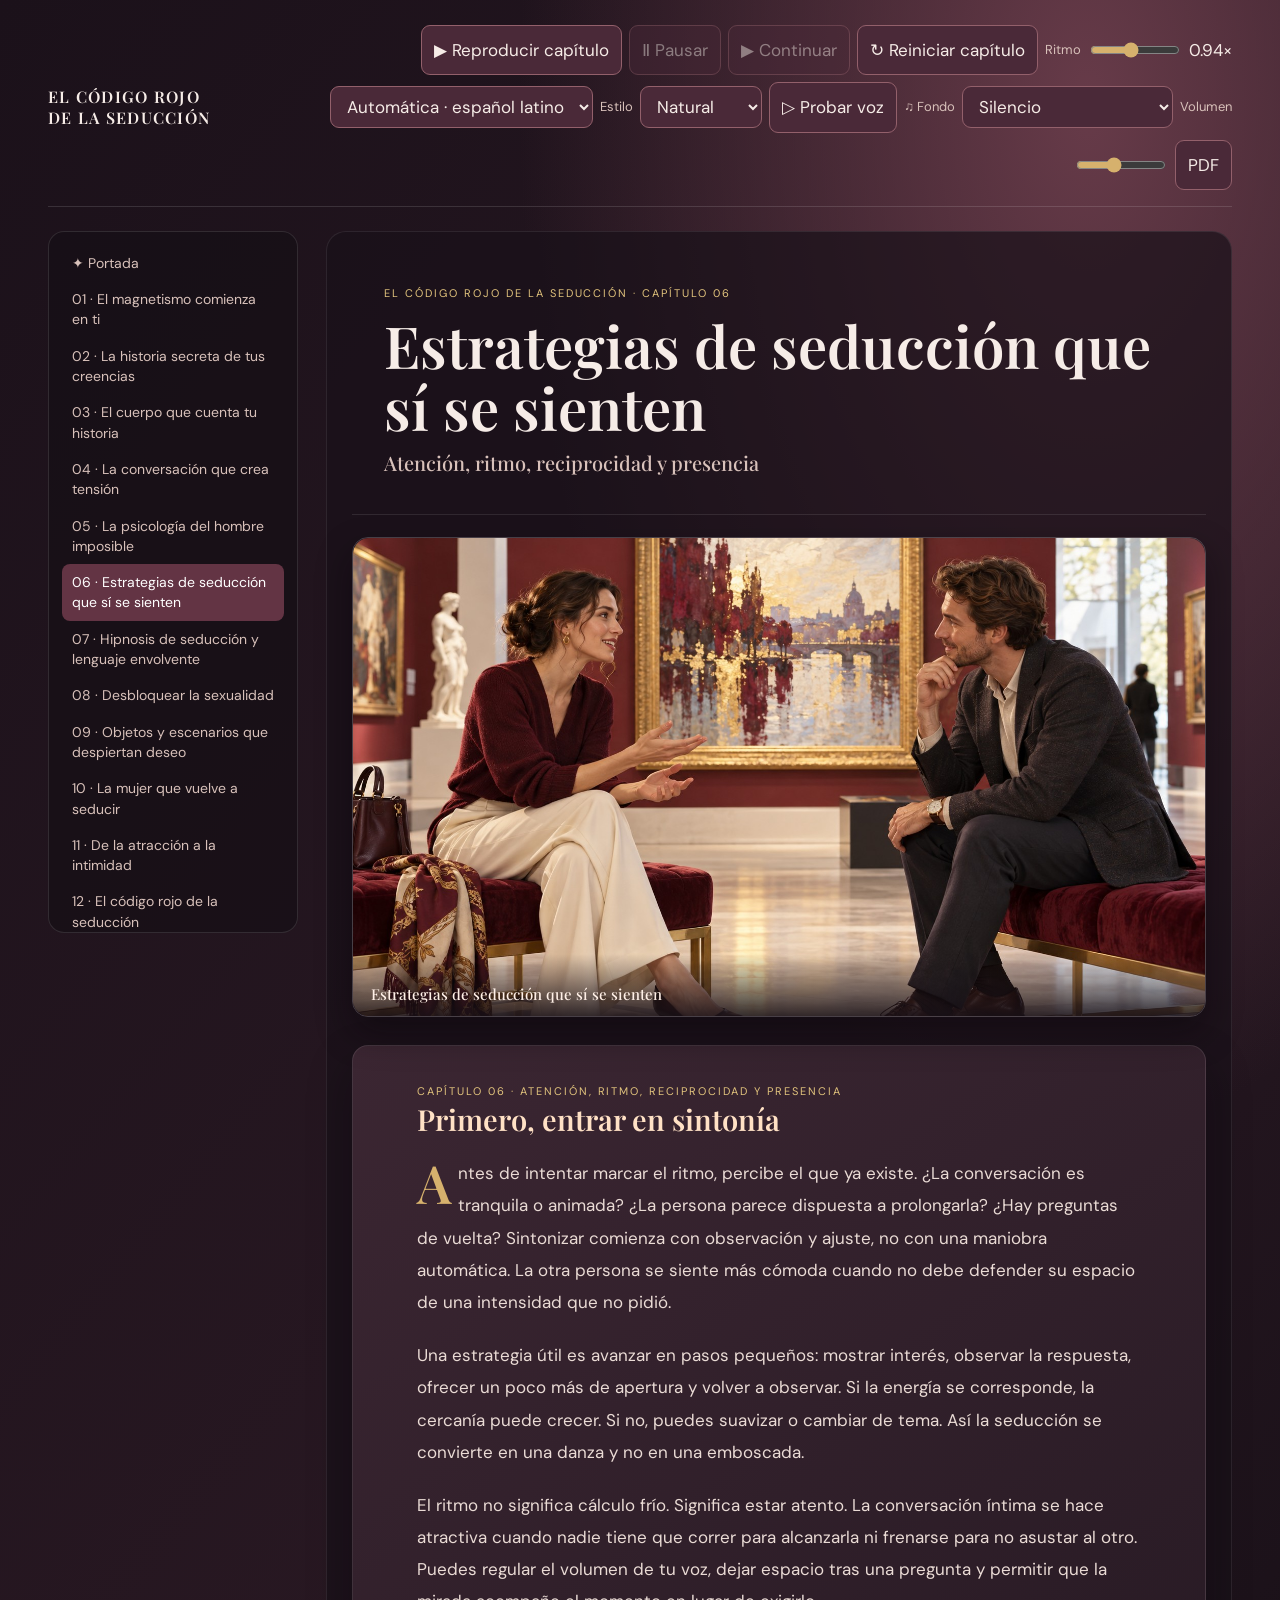
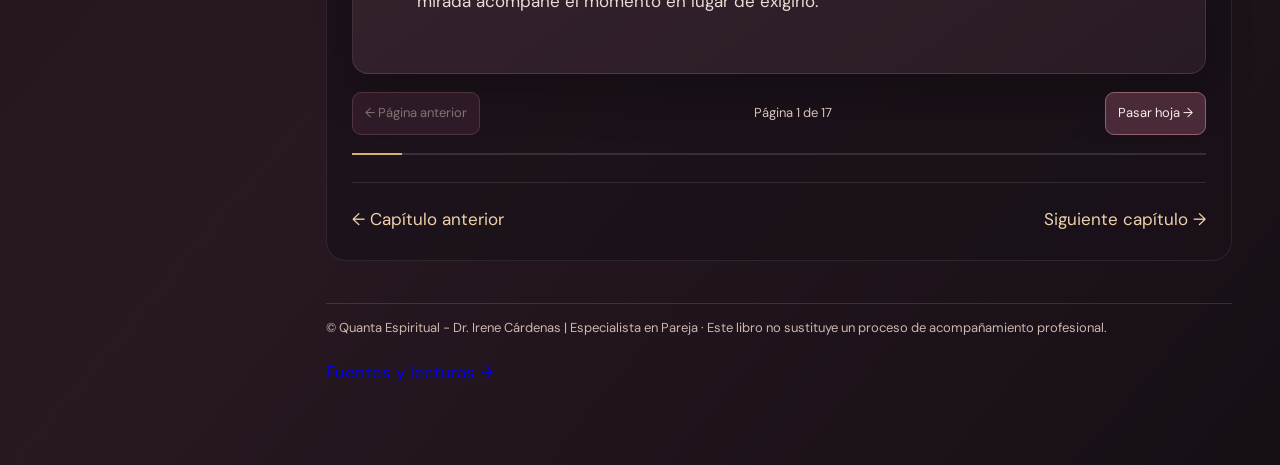
<file: capitulo-06.html>
<!doctype html><html lang="es"><head><meta charset="utf-8"><meta name="viewport" content="width=device-width,initial-scale=1"><title>Estrategias de seducción que sí se sienten · El código rojo de la seducción</title><link rel="stylesheet" href="assets/style.css?v=final-3"></head><body><div class="frame"><header class="top"><a class="brand" href="index.html">EL CÓDIGO ROJO DE LA SEDUCCIÓN</a><div class="controls"><button id="play">▶ Reproducir capítulo</button><button id="pause" disabled>Ⅱ Pausar</button><button id="resume" disabled>▶ Continuar</button><button id="stop">↻ Reiniciar capítulo</button><label for="rate">Ritmo</label><input id="rate" type="range" min="0.55" max="1.45" step="0.05" value="0.94"><span id="rateval">0.94×</span><select id="voice" aria-label="Elegir voz en español"><option value="auto">Voz automática · español latino</option></select><label for="narration">Estilo</label><select id="narration" aria-label="Estilo de narración"><option value="natural">Natural</option><option value="serene">Serena</option><option value="warm">Cálida</option><option value="bright">Expresiva</option></select><button id="voice-preview">▷ Probar voz</button><label for="music">♫ Fondo</label><select id="music" aria-label="Elegir música"><option value="off">Silencio</option><option value="silk">Seda carmesí</option><option value="garden">Jardín dorado</option><option value="velvet">Noche de terciopelo</option><option value="sea">Bruma marina</option><option value="dusk">Rosas al atardecer</option><option value="pulse">Pulso lento</option><option value="glass">Luna en el cristal</option><option value="ember">Fuego suave</option><option value="salon">Salón secreto</option><option value="dawn">Amanecer íntimo</option></select><label for="music-volume">Volumen</label><input id="music-volume" type="range" min="0" max="0.8" step="0.01" value="0.32" aria-label="Volumen de la música"><button onclick="window.print()">PDF</button></div></header><div class="layout"><nav class="nav" aria-label="Contenido"><a href="index.html">✦ Portada</a><a class="" href="capitulo-01.html">01 · El magnetismo comienza en ti</a><a class="" href="capitulo-02.html">02 · La historia secreta de tus creencias</a><a class="" href="capitulo-03.html">03 · El cuerpo que cuenta tu historia</a><a class="" href="capitulo-04.html">04 · La conversación que crea tensión</a><a class="" href="capitulo-05.html">05 · La psicología del hombre imposible</a><a class="current" href="capitulo-06.html">06 · Estrategias de seducción que sí se sienten</a><a class="" href="capitulo-07.html">07 · Hipnosis de seducción y lenguaje envolvente</a><a class="" href="capitulo-08.html">08 · Desbloquear la sexualidad</a><a class="" href="capitulo-09.html">09 · Objetos y escenarios que despiertan deseo</a><a class="" href="capitulo-10.html">10 · La mujer que vuelve a seducir</a><a class="" href="capitulo-11.html">11 · De la atracción a la intimidad</a><a class="" href="capitulo-12.html">12 · El código rojo de la seducción</a><a class="" href="capitulo-13.html">13 · La psicología masculina</a></nav><main><section class="book"><header class="chapter-title"><div class="kicker">El código rojo de la seducción · capítulo 06</div><h1>Estrategias de seducción que sí se sienten</h1><p>Atención, ritmo, reciprocidad y presencia</p></header><figure class="chapter-art"><img src="assets/capitulo-06.jpg" alt="Ilustración del capítulo: Estrategias de seducción que sí se sienten"><figcaption>Estrategias de seducción que sí se sienten</figcaption></figure><article class="leaf" hidden><div class="kicker">Capítulo 06 · Atención, ritmo, reciprocidad y presencia</div><h2>Primero, entrar en sintonía</h2><p>Antes de intentar marcar el ritmo, percibe el que ya existe. ¿La conversación es tranquila o animada? ¿La persona parece dispuesta a prolongarla? ¿Hay preguntas de vuelta? Sintonizar comienza con observación y ajuste, no con una maniobra automática. La otra persona se siente más cómoda cuando no debe defender su espacio de una intensidad que no pidió.</p><p>Una estrategia útil es avanzar en pasos pequeños: mostrar interés, observar la respuesta, ofrecer un poco más de apertura y volver a observar. Si la energía se corresponde, la cercanía puede crecer. Si no, puedes suavizar o cambiar de tema. Así la seducción se convierte en una danza y no en una emboscada.</p><p>El ritmo no significa cálculo frío. Significa estar atento. La conversación íntima se hace atractiva cuando nadie tiene que correr para alcanzarla ni frenarse para no asustar al otro. Puedes regular el volumen de tu voz, dejar espacio tras una pregunta y permitir que la mirada acompañe el momento en lugar de exigirlo.</p></article><article class="leaf" hidden><div class="kicker">Capítulo 06 · Atención, ritmo, reciprocidad y presencia</div><h2>El nombre, el detalle, la escucha</h2><p>Recordar un detalle transmite que estuviste presente. Volver a una historia mencionada antes, preguntar cómo terminó una situación o recordar qué le entusiasma crea continuidad. No es una base de datos para impresionar; es interés convertido en atención. El detalle importa porque hace singular a la persona frente a ti.</p><p>Usar el nombre con naturalidad puede añadir calidez. Repetirlo constantemente, en cambio, parece una técnica. Lo mismo ocurre con los cumplidos: uno preciso y oportuno tiene más fuerza que una lluvia de halagos que podría dirigirse a cualquiera.</p><p>La escucha también abre espacios para el humor y la intimidad. Cuando alguien siente que puede terminar una idea sin ser corregido o desplazado, se relaja. Y cuando tú compartes después una historia propia, la conversación deja de ser servicio emocional de un solo lado. La seducción adulta tiene intercambio: atención y también presencia personal.</p><blockquote class="pull">La confianza no grita: deja de pedir permiso para existir.</blockquote></article><article class="leaf" hidden><div class="kicker">Capítulo 06 · Atención, ritmo, reciprocidad y presencia</div><h2>El lenguaje corporal como conversación</h2><p>Un cuerpo abierto no es una pose rígida. Es una disposición cómoda: hombros relajados, manos disponibles, orientación hacia la conversación. Si alguien se aleja o reduce su participación, no hay que declarar lo que siente; puedes darle espacio y comprobar si quiere continuar. Las señales corporales orientan la atención, pero la palabra aclara.</p><p>Una sonrisa, una inclinación ligera al escuchar o un contacto visual cálido pueden transmitir interés. Cada persona tiene un estilo distinto; no hay coreografía que garantice química. Lo seductor es que los gestos concuerden con tu intención y dejen a la otra persona responder sin presión.</p><p>El contacto físico merece especial sensibilidad. No se usa como prueba para ver cuánto tolera alguien. Una pregunta breve puede ser parte del encanto: “¿puedo tomarte de la mano?”. La claridad no elimina la electricidad del momento; en muchos casos la vuelve más intensa porque ambos saben que están eligiendo estar allí.</p></article><article class="leaf extra-prose" hidden><div class="kicker">El código rojo de la seducción · capítulo 06</div><h2>Leer el ritmo sin manipularlo</h2><p>La sintonía interpersonal consiste en notar el ritmo de otra persona y ajustar el propio de manera natural. Si alguien habla con calma, irrumpir con una sucesión de frases puede cerrar la conversación; si el ambiente es alegre, una respuesta demasiado solemne puede sentirse desconectada. Observar el tono, la distancia y la energía ayuda a encontrarse en un punto compartido. La sintonía es atención, no una copia mecánica de gestos.</p><p>La reciprocidad hace que esta atención sea sostenible. Si eres siempre quien propone, pregunta y retoma el contacto, la relación se apoya de manera desproporcionada en tu esfuerzo. Un vínculo naciente no necesita equivalencia matemática en cada mensaje, pero sí una sensación general de movimiento compartido. El interés se reconoce en iniciativas, respuestas cuidadosas y curiosidad genuina, aunque cada quien las exprese con un estilo distinto.</p><p>Las estrategias más sólidas son pequeñas y transparentes: recordar un detalle y retomarlo, sugerir un plan relacionado con lo que ambos disfrutan, expresar que te agradó la conversación. Así, la atracción se convierte en continuidad. No dependes de una maniobra para producir una reacción; construyes una serie de encuentros que permiten que el otro conozca quién eres y que tú conozcas quién es.</p></article><article class="leaf extra-prose" hidden><div class="kicker">El código rojo de la seducción · capítulo 06</div><h2>El lenguaje de la reciprocidad</h2><p>Reflejar una palabra o una emoción puede comunicar escucha cuando sucede de forma espontánea. Si él habla de orgullo por una decisión difícil, puedes detenerte en esa emoción: “suena como algo que te costó y que valoras”. No es necesario repetir literalmente sus frases ni confirmar todo lo que dice. Una respuesta genuina le devuelve que su experiencia fue recibida, y a la vez mantiene tu punto de vista propio.</p><p>En las citas, una buena pregunta no es aquella que descubre un secreto, sino la que abre una conversación donde ambos pueden entrar. Una historia favorita, una decisión importante o un lugar que hace sentir en casa ofrecen ventanas a las prioridades personales. Si compartes tu respuesta también, el intercambio deja de pedirle al otro que se exponga mientras tú permaneces cuidadosamente oculta.</p><p>La memoria compartida puede crear cercanía. Volver a un chiste, recordar el nombre de alguien importante en su vida o proponer una actividad que surgió en otra charla da sensación de continuidad. Esos gestos tienen peso porque requieren atención. Una química duradera se forma tanto por las primeras chispas como por el cuidado pequeño que demuestra que lo vivido no desaparece al terminar la cita.</p></article><article class="leaf extra-prose" hidden><div class="kicker">El código rojo de la seducción · capítulo 06</div><h2>Leer el ritmo sin manipularlo</h2><p>La sintonía interpersonal consiste en notar el ritmo de otra persona y ajustar el propio de manera natural. Si alguien habla con calma, irrumpir con una sucesión de frases puede cerrar la conversación; si el ambiente es alegre, una respuesta demasiado solemne puede sentirse desconectada. Observar el tono, la distancia y la energía ayuda a encontrarse en un punto compartido. La sintonía es atención, no una copia mecánica de gestos.</p><p>La reciprocidad hace que esta atención sea sostenible. Si eres siempre quien propone, pregunta y retoma el contacto, la relación se apoya de manera desproporcionada en tu esfuerzo. Un vínculo naciente no necesita equivalencia matemática en cada mensaje, pero sí una sensación general de movimiento compartido. El interés se reconoce en iniciativas, respuestas cuidadosas y curiosidad genuina, aunque cada quien las exprese con un estilo distinto.</p><p>Las estrategias más sólidas son pequeñas y transparentes: recordar un detalle y retomarlo, sugerir un plan relacionado con lo que ambos disfrutan, expresar que te agradó la conversación. Así, la atracción se convierte en continuidad. No dependes de una maniobra para producir una reacción; construyes una serie de encuentros que permiten que el otro conozca quién eres y que tú conozcas quién es.</p></article><article class="leaf extra-prose" hidden><div class="kicker">El código rojo de la seducción · capítulo 06</div><h2>El lenguaje de la reciprocidad</h2><p>Reflejar una palabra o una emoción puede comunicar escucha cuando sucede de forma espontánea. Si él habla de orgullo por una decisión difícil, puedes detenerte en esa emoción: “suena como algo que te costó y que valoras”. No es necesario repetir literalmente sus frases ni confirmar todo lo que dice. Una respuesta genuina le devuelve que su experiencia fue recibida, y a la vez mantiene tu punto de vista propio.</p><p>En las citas, una buena pregunta no es aquella que descubre un secreto, sino la que abre una conversación donde ambos pueden entrar. Una historia favorita, una decisión importante o un lugar que hace sentir en casa ofrecen ventanas a las prioridades personales. Si compartes tu respuesta también, el intercambio deja de pedirle al otro que se exponga mientras tú permaneces cuidadosamente oculta.</p><p>La memoria compartida puede crear cercanía. Volver a un chiste, recordar el nombre de alguien importante en su vida o proponer una actividad que surgió en otra charla da sensación de continuidad. Esos gestos tienen peso porque requieren atención. Una química duradera se forma tanto por las primeras chispas como por el cuidado pequeño que demuestra que lo vivido no desaparece al terminar la cita.</p></article><article class="leaf extra-prose" data-added="last-06-1" hidden><div class="kicker">El código rojo de la seducción · capítulo 06</div><h2>El primer minuto</h2><p>El inicio de un encuentro se siente más ligero cuando la atención se posa en la situación compartida. Un saludo cálido, una observación sobre el lugar o una referencia a cómo se conocieron ayuda a que el cuerpo salga de la vigilancia. No necesitas producir una frase extraordinaria. La naturalidad abre la puerta; la curiosidad mantiene viva la conversación después.</p><p>La primera impresión no queda sellada para siempre en esos segundos. Una persona puede relajarse, mostrar humor y conectar mejor conforme se siente cómoda. Si el comienzo fue algo torpe, una sonrisa o un comentario sencillo puede cambiar el ritmo. Seducir no consiste en hacerlo perfecto desde el primer instante, sino en participar con suficiente presencia para permitir que el encuentro se desarrolle.</p></article><article class="leaf extra-prose" data-added="last-06-2" hidden><div class="kicker">El código rojo de la seducción · capítulo 06</div><h2>La escucha activa</h2><p>Escuchar activamente significa prestar atención al hilo de lo que dice, no guardar cada detalle como instrumento para usar después. Puedes notar una emoción, recoger una palabra que se repite o recordar algo importante que compartió. Una respuesta conectada con esa escucha hace que la conversación se sienta singular: no podría haber ocurrido exactamente igual con otra persona.</p><p>El equilibrio aparece cuando alternas escucha y voz propia. Compartes una opinión, cuentas una experiencia y permites que él reaccione. Una charla seductora no es un interrogatorio ni una función en solitario. Es una experiencia construida en turnos donde ambas personas se sienten vistas y también tienen oportunidad de sorprender al otro.</p></article><article class="leaf extra-prose" data-added="last-06-3" hidden><div class="kicker">El código rojo de la seducción · capítulo 06</div><h2>El coqueteo que deja respirar</h2><p>Una insinuación ligera puede ser más efectiva que una declaración intensa al comienzo. Un cumplido, una mirada y una sonrisa pueden comunicar deseo sin obligar a que el encuentro avance de inmediato. El juego conserva su gracia cuando hay espacio para responder, reírse o cambiar de tema. La atención al efecto que produce tu gesto hace que el coqueteo sea una invitación, no una presión.</p><p>El ritmo es personal. Algunas parejas disfrutan una interacción audaz; otras conectan desde la conversación tranquila. No necesitas copiar el estilo de una amiga ni sostener una energía que no te pertenece. La seducción crece cuando puedes variar: mostrar interés, escuchar la respuesta y permanecer fiel a tu comodidad. El encuentro gana intensidad a partir de la reciprocidad, no de la insistencia.</p></article><article class="leaf extra-prose" data-added="last-06-4" hidden><div class="kicker">El código rojo de la seducción · capítulo 06</div><h2>El elogio que crea cercanía</h2><p>Un elogio puede revelar qué miras en alguien. Reconocer su sentido del humor, la atención con que escucha o la forma en que se apasiona por su trabajo hace que se sienta percibido más allá de una apariencia general. La especificidad no es una técnica secreta; es resultado de observar de verdad y nombrar una cualidad que te despierta interés.</p><p>Recibir un cumplido también puede ser una oportunidad de estar presente. En lugar de desestimarlo de inmediato, puedes agradecerlo y dejar que el momento exista. No debes devolver uno para equilibrar la conversación. La calidez no es un intercambio contable. Cuando las palabras son sinceras, hacen visible un pequeño reconocimiento y dejan que la complicidad se desarrolle sin cálculo.</p></article><article class="leaf extra-prose" data-added="last-06-5" hidden><div class="kicker">El código rojo de la seducción · capítulo 06</div><h2>Contacto y distancia</h2><p>La distancia física cambia de significado según el contexto, la cultura y la historia de cada persona. Acercarte un poco para escuchar en un lugar ruidoso no garantiza que el otro quiera más contacto. Por eso es importante percibir la comodidad de ambos, no traducir un gesto aislado como permiso automático. El lenguaje corporal acompaña una conversación donde también pueden expresarse preferencias.</p><p>La cercanía se construye con señales compartidas. Una persona puede acercarse, la otra responder con comodidad y ambas notar cómo se sienten. Si alguien se aparta, darle espacio conserva la confianza. La tensión seductora no depende de traspasar límites; puede vivir en la anticipación, la mirada o una conversación sugerente. El respeto forma parte de una intimidad que los dos pueden disfrutar.</p></article><article class="leaf extra-prose" data-added="last-06-6" hidden><div class="kicker">El código rojo de la seducción · capítulo 06</div><h2>El mensaje después de la cita</h2><p>Un mensaje posterior puede confirmar el gusto que dejó el encuentro. La sencillez ayuda: comentar algo que disfrutaste o proponer volver a verse permite que él entienda tu interés sin reconstruirlo a partir de señales indirectas. La claridad no disminuye el misterio; reduce la confusión que no añade nada al deseo.</p><p>Después, la reciprocidad vuelve a orientar. Si él responde con entusiasmo o plantea otra fecha, hay una posibilidad que ambos están alimentando. Si no contesta o mantiene la conversación siempre en un plano vago, observa esa pauta. No hace falta castigar, insistir ni fingir indiferencia. Puedes decidir cuánto espacio tiene una relación que todavía no ha mostrado continuidad.</p></article><article class="leaf extra-prose" data-added="last-06-7" hidden><div class="kicker">El código rojo de la seducción · capítulo 06</div><h2>La conversación difícil con elegancia</h2><p>Una diferencia de expectativas puede aparecer pronto: uno busca una relación, el otro prefiere algo casual; uno disfruta escribir a diario, el otro mantiene menos contacto. Nombrar esa diferencia con respeto no arruina la seducción. Permite que cada persona decida con información suficiente. La elegancia emocional no es evitar cualquier conversación incómoda, sino poder atravesarla sin atacar ni traicionarte.</p><p>La forma de escuchar también importa. Puedes expresar lo que quieres y recibir una respuesta que no coincide, sin intentar convertirla en la opción correcta. Si sus intereses son distintos, el final de esa posibilidad no borra el valor de la atracción que existió. A veces la verdad afectiva es seductora porque libera a ambos de actuar una historia que ninguno desea realmente.</p></article><article class="leaf extra-prose" data-added="last-06-8" hidden><div class="kicker">El código rojo de la seducción · capítulo 06</div><h2>Ajustar el ritmo</h2><p>Algunas personas generan química al conversar durante horas; otras necesitan más pausas. Ajustar el ritmo consiste en notar si ambos siguen interesados, si la charla está llegando a un punto natural de descanso y si desean prolongar el encuentro. El tiempo compartido funciona mejor cuando no se convierte en una prueba de resistencia ni en una estrategia para provocar apego.</p><p>Una despedida a tiempo puede dejar una sensación luminosa y abrir lugar para otra cita. Quedarse más no garantiza más intimidad. Lo importante es cerrar de una manera que refleje lo que sentiste: agradecer, decir que disfrutaste la compañía y expresar si te gustaría repetir. Así, el final no necesita una maniobra para ser memorable.</p></article><article class="leaf extra-prose" data-added="last-06-9" hidden><div class="kicker">El código rojo de la seducción · capítulo 06</div><h2>El interés sostenido</h2><p>La seducción no termina cuando alguien acepta una invitación. El interés se alimenta de atención, juego y curiosidad por cómo cambia la persona con el tiempo. La novedad puede disminuir mientras aparece otra forma de deseo, más informada y cercana. Descubrir un gusto nuevo, compartir una historia y recordar lo que importa en la vida del otro construyen profundidad sin que la relación tenga que estar siempre en su máxima intensidad.</p><p>Una atracción sostenida necesita iniciativa de ambos lados. No significa que cada semana sea idéntica ni que nadie pueda estar ocupado. Significa que las dos personas vuelven al encuentro, hacen espacio y muestran que la conexión tiene un lugar entre sus prioridades. Esa continuidad trae una calma que permite disfrutar de la química sin necesitar que cada señal confirme, desde cero, que todavía existe.</p></article><article class="leaf extra-prose" data-added="last-06-10" hidden><div class="kicker">El código rojo de la seducción · capítulo 06</div><h2>De la técnica a tu voz</h2><p>Las técnicas de seducción sirven como mapas cuando te sientes sin recursos, pero ninguna tiene que convertirse en una personalidad prestada. Puedes probar una forma directa de invitar, escuchar con más atención o expresar un elogio específico. Si el gesto se siente auténtico, pasa a formar parte de tu estilo; si se siente ajeno, puedes adaptarlo o dejarlo atrás.</p><p>Con el tiempo, la confianza sustituye la dependencia de reglas. Ya no tienes que memorizar cómo contestar cada mensaje ni calcular la duración perfecta de una mirada. Reconoces lo que te interesa y encuentras palabras adecuadas en el momento. La técnica cumple su mejor función cuando te devuelve a tu presencia, no cuando exige que consultes un guion antes de cada acto.</p></article><div class="pager"><button id="prev">← Página anterior</button><span id="leafcount">Página 1 de 17</span><button id="next">Pasar hoja →</button></div><div class="progress"><i id="progress"></i></div><div class="chapter-nav"><a href="capitulo-05.html">← Capítulo anterior</a><a href="capitulo-07.html">Siguiente capítulo →</a></div></section><footer class="note">© Quanta Espiritual - Dr. Irene Cárdenas | Especialista en Pareja · Este libro no sustituye un proceso de acompañamiento profesional.</footer><p class="source-link"><a href="fuentes-y-lecturas.html">Fuentes y lecturas →</a></p></main></div></div><script src="assets/audiolibro.js?v=male-voice-2"></script></body></html>
</file>
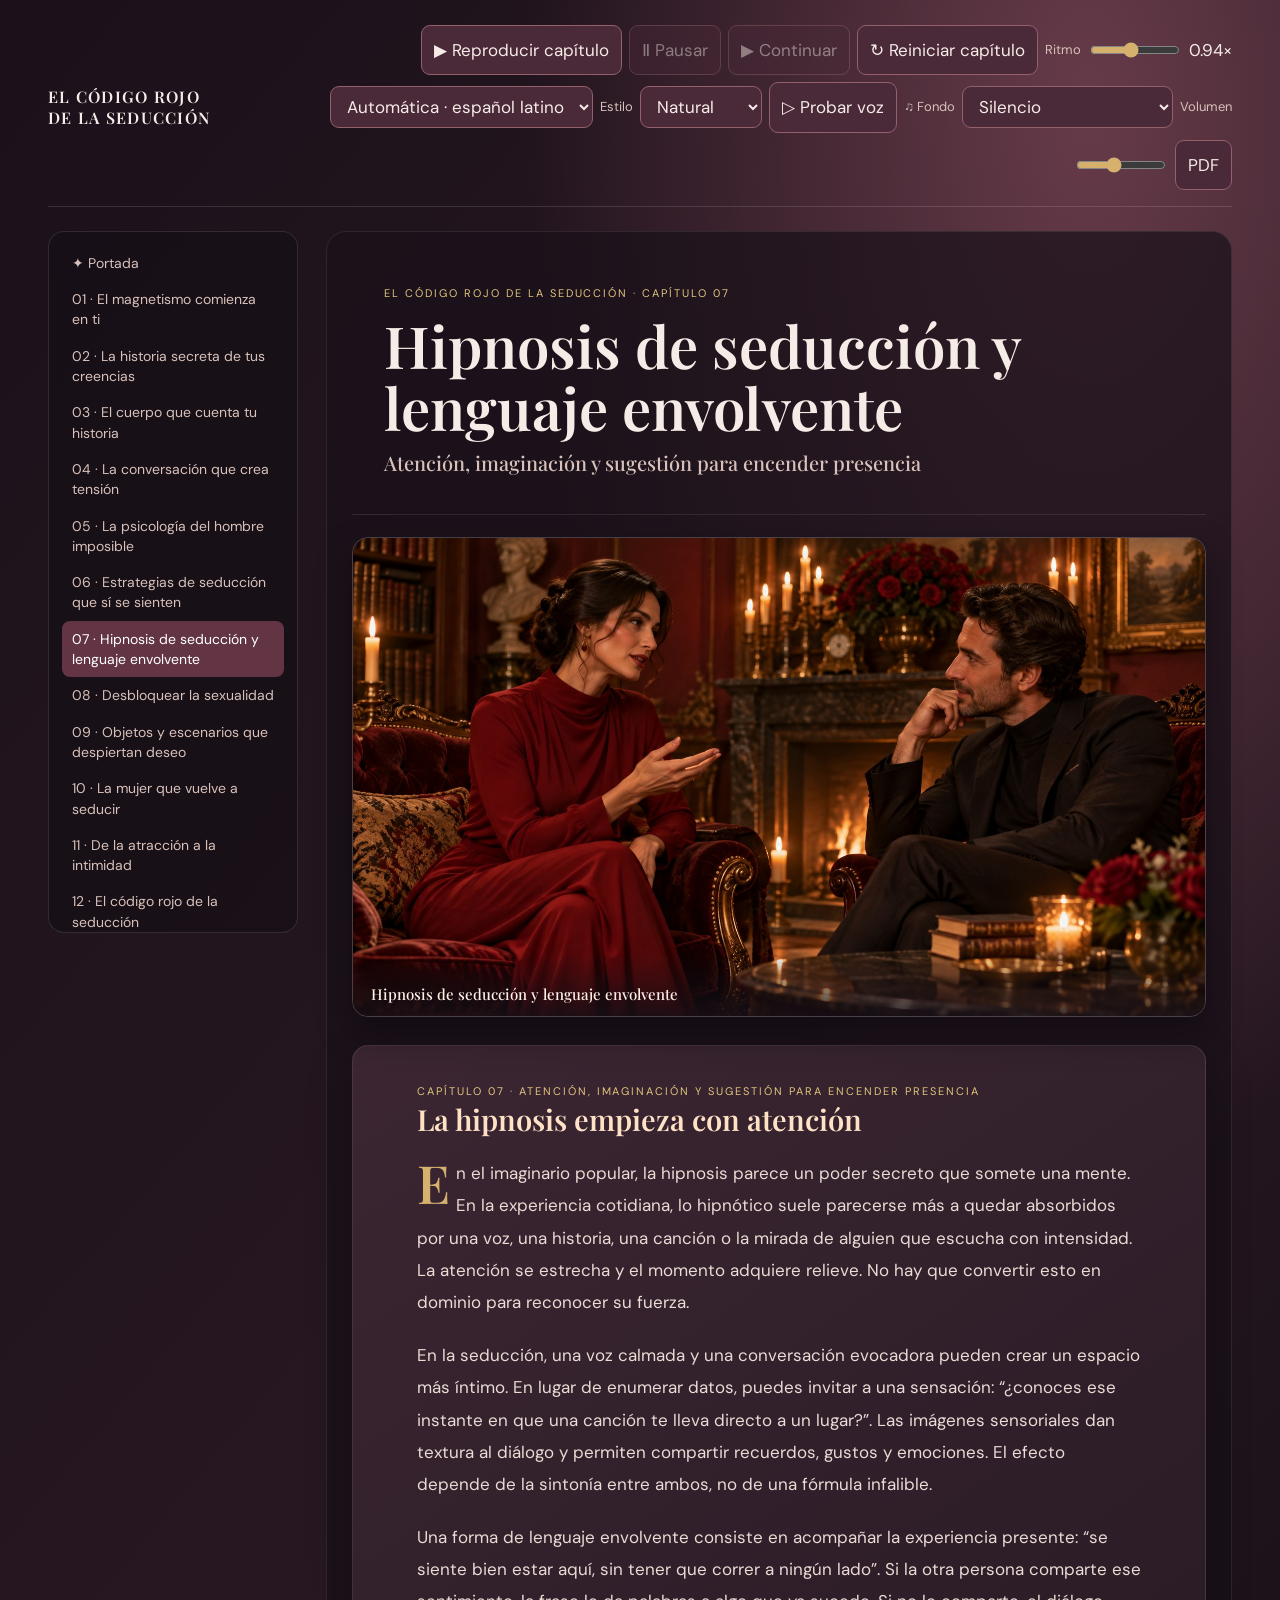
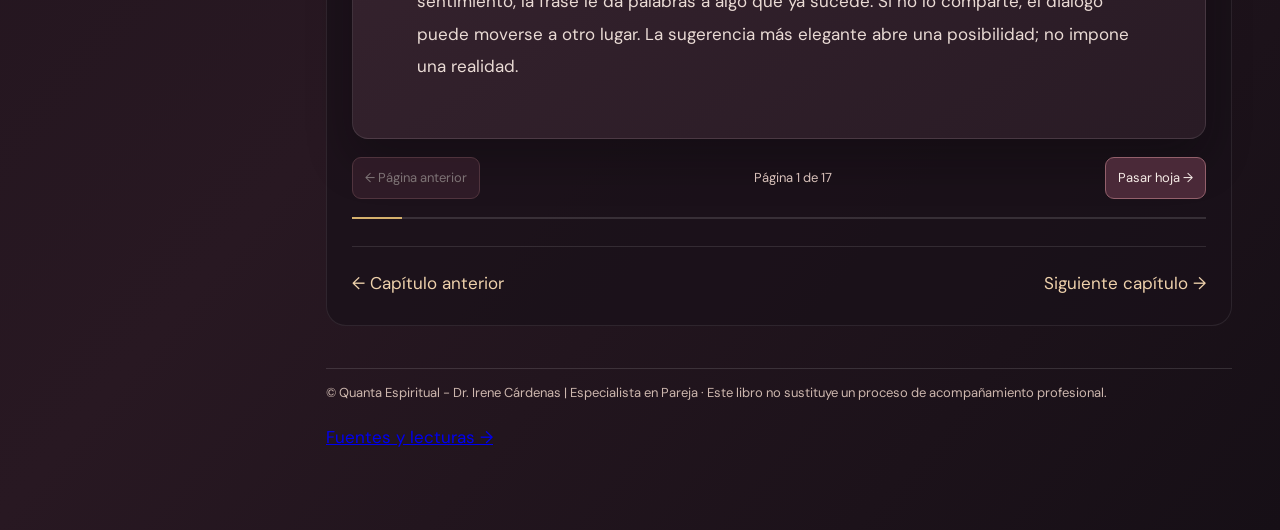
<file: capitulo-07.html>
<!doctype html><html lang="es"><head><meta charset="utf-8"><meta name="viewport" content="width=device-width,initial-scale=1"><title>Hipnosis de seducción y lenguaje envolvente · El código rojo de la seducción</title><link rel="stylesheet" href="assets/style.css?v=final-3"></head><body><div class="frame"><header class="top"><a class="brand" href="index.html">EL CÓDIGO ROJO DE LA SEDUCCIÓN</a><div class="controls"><button id="play">▶ Reproducir capítulo</button><button id="pause" disabled>Ⅱ Pausar</button><button id="resume" disabled>▶ Continuar</button><button id="stop">↻ Reiniciar capítulo</button><label for="rate">Ritmo</label><input id="rate" type="range" min="0.55" max="1.45" step="0.05" value="0.94"><span id="rateval">0.94×</span><select id="voice" aria-label="Elegir voz en español"><option value="auto">Voz automática · español latino</option></select><label for="narration">Estilo</label><select id="narration" aria-label="Estilo de narración"><option value="natural">Natural</option><option value="serene">Serena</option><option value="warm">Cálida</option><option value="bright">Expresiva</option></select><button id="voice-preview">▷ Probar voz</button><label for="music">♫ Fondo</label><select id="music" aria-label="Elegir música"><option value="off">Silencio</option><option value="silk">Seda carmesí</option><option value="garden">Jardín dorado</option><option value="velvet">Noche de terciopelo</option><option value="sea">Bruma marina</option><option value="dusk">Rosas al atardecer</option><option value="pulse">Pulso lento</option><option value="glass">Luna en el cristal</option><option value="ember">Fuego suave</option><option value="salon">Salón secreto</option><option value="dawn">Amanecer íntimo</option></select><label for="music-volume">Volumen</label><input id="music-volume" type="range" min="0" max="0.8" step="0.01" value="0.32" aria-label="Volumen de la música"><button onclick="window.print()">PDF</button></div></header><div class="layout"><nav class="nav" aria-label="Contenido"><a href="index.html">✦ Portada</a><a class="" href="capitulo-01.html">01 · El magnetismo comienza en ti</a><a class="" href="capitulo-02.html">02 · La historia secreta de tus creencias</a><a class="" href="capitulo-03.html">03 · El cuerpo que cuenta tu historia</a><a class="" href="capitulo-04.html">04 · La conversación que crea tensión</a><a class="" href="capitulo-05.html">05 · La psicología del hombre imposible</a><a class="" href="capitulo-06.html">06 · Estrategias de seducción que sí se sienten</a><a class="current" href="capitulo-07.html">07 · Hipnosis de seducción y lenguaje envolvente</a><a class="" href="capitulo-08.html">08 · Desbloquear la sexualidad</a><a class="" href="capitulo-09.html">09 · Objetos y escenarios que despiertan deseo</a><a class="" href="capitulo-10.html">10 · La mujer que vuelve a seducir</a><a class="" href="capitulo-11.html">11 · De la atracción a la intimidad</a><a class="" href="capitulo-12.html">12 · El código rojo de la seducción</a><a class="" href="capitulo-13.html">13 · La psicología masculina</a></nav><main><section class="book"><header class="chapter-title"><div class="kicker">El código rojo de la seducción · capítulo 07</div><h1>Hipnosis de seducción y lenguaje envolvente</h1><p>Atención, imaginación y sugestión para encender presencia</p></header><figure class="chapter-art"><img src="assets/capitulo-07.jpg" alt="Ilustración del capítulo: Hipnosis de seducción y lenguaje envolvente"><figcaption>Hipnosis de seducción y lenguaje envolvente</figcaption></figure><article class="leaf" hidden><div class="kicker">Capítulo 07 · Atención, imaginación y sugestión para encender presencia</div><h2>La hipnosis empieza con atención</h2><p>En el imaginario popular, la hipnosis parece un poder secreto que somete una mente. En la experiencia cotidiana, lo hipnótico suele parecerse más a quedar absorbidos por una voz, una historia, una canción o la mirada de alguien que escucha con intensidad. La atención se estrecha y el momento adquiere relieve. No hay que convertir esto en dominio para reconocer su fuerza.</p><p>En la seducción, una voz calmada y una conversación evocadora pueden crear un espacio más íntimo. En lugar de enumerar datos, puedes invitar a una sensación: “¿conoces ese instante en que una canción te lleva directo a un lugar?”. Las imágenes sensoriales dan textura al diálogo y permiten compartir recuerdos, gustos y emociones. El efecto depende de la sintonía entre ambos, no de una fórmula infalible.</p><p>Una forma de lenguaje envolvente consiste en acompañar la experiencia presente: “se siente bien estar aquí, sin tener que correr a ningún lado”. Si la otra persona comparte ese sentimiento, la frase le da palabras a algo que ya sucede. Si no lo comparte, el diálogo puede moverse a otro lugar. La sugerencia más elegante abre una posibilidad; no impone una realidad.</p></article><article class="leaf" hidden><div class="kicker">Capítulo 07 · Atención, imaginación y sugestión para encender presencia</div><h2>Ritmo, pausa y sugestión</h2><p>La voz puede invitar a que alguien preste atención. Hablar más despacio, bajar un poco el volumen en un momento tranquilo y permitir una pausa hace que la frase tenga espacio. El silencio no es un instrumento para atrapar; es una oportunidad para notar qué se siente entre dos personas. Si hay comodidad, la pausa puede crear expectación. Si aparece incomodidad, se cambia el ritmo.</p><p>Las metáforas suaves ayudan a comunicar sin convertir la charla en un interrogatorio. “Hay personas con quienes el tiempo parece doblarse” puede expresar la alegría de una buena conversación. El lenguaje sensorial —una noche cálida, una risa que se queda, una ciudad que invita a perderse— despierta imaginación y permite que cada quien añada su propio significado.</p><p>La sugestión ética mantiene la libertad visible. “Podríamos seguir conversando en otro lugar, si te apetece” deja clara la invitación y su condición. “Vas a querer venir conmigo” elimina la posibilidad de elección y sustituye encanto por presión. La diferencia no es solo moral; cambia la experiencia de quien escucha.</p><blockquote class="pull">La confianza no grita: deja de pedir permiso para existir.</blockquote></article><article class="leaf" hidden><div class="kicker">Capítulo 07 · Atención, imaginación y sugestión para encender presencia</div><h2>Autohipnosis para recuperar seguridad</h2><p>La auto-hipnosis puede entenderse como concentración relajada: eliges un punto de atención, respiras con calma y acercas a la mente una escena que quieres practicar. No necesitas entrar en trance profundo. Basta imaginar una situación social desde tu propia perspectiva: sentir los pies apoyados, ver el lugar, oír tu voz diciendo algo honesto y notar que puedes estar presente aunque haya nervios.</p><p>Puedes incorporar una frase breve que te acompañe: “no vengo a demostrar, vengo a encontrarme”; “puedo sentir deseo y mantener mi centro”; “mi atención también elige”. Repetirla mientras visualizas una conducta concreta puede ayudarte a reconocerla cuando llegue una situación real. El sentido está en ensayar tu propia presencia, no en programar la reacción de otra persona.</p><p>La voz del audiolibro puede servir como ambiente para ese momento de visualización. Pon la música baja, escucha a tu ritmo y conserva el control de la pausa o el silencio. El misterio de la escena puede ser hermoso; tu capacidad de elegir sigue siendo el hilo que te sostiene.</p></article><article class="leaf extra-prose" hidden><div class="kicker">El código rojo de la seducción · capítulo 07</div><h2>La sugestión cotidiana y la atención</h2><p>La hipnosis, en su sentido psicológico, se relaciona con atención focalizada y capacidad de responder a sugerencias; no convierte a una persona en un objeto de control. En un encuentro cotidiano, las palabras evocadoras pueden dirigir la atención hacia una escena agradable: imaginar el sabor de un plato, la música de un lugar o la sensación de caminar por una ciudad nueva. El efecto seductor surge de compartir imaginación y emoción, no de imponerlas.</p><p>Una narración vívida suele contener detalles sensoriales y espacio para que quien escucha complete la imagen. “Ese café tiene ventanas enormes y por la tarde entra una luz dorada” puede abrir una escena común si ambos disfrutan imaginarla. Si la otra persona no se suma, la conversación puede cambiar de dirección. La invitación conserva su encanto precisamente porque no exige una respuesta emocional específica.</p><p>La voz contribuye a esa sensación. Un ritmo sereno permite que las imágenes respiren; una variación natural hace que la historia no suene recitada. No es necesario susurrar ni sostener la mirada de forma hipnótica. La calidez, el interés y el tiempo compartido son más convincentes que un efecto ensayado que no coincide con tu personalidad.</p></article><article class="leaf extra-prose" hidden><div class="kicker">El código rojo de la seducción · capítulo 07</div><h2>El lenguaje que hace espacio</h2><p>Las palabras sugestivas pueden orientar una conversación hacia posibilidades: “me pregunto qué lugar te sorprendería”, “me encanta cuando una charla se pierde por caminos inesperados”. El lenguaje no obliga a pensar de una manera, pero sí ayuda a construir un escenario mental donde dos personas imaginan juntas. Esa coautoría es atractiva porque invita a participar y deja que aparezcan asociaciones propias, en vez de entregar una escena cerrada que el otro solo debe aprobar.</p><p>En la PNL se popularizaron las modalidades sensoriales y las preguntas que prestan atención al vocabulario de una persona. Escuchar si suele hablar de imágenes, sonidos o sensaciones puede ayudarte a conversar con mayor claridad, siempre sin convertirlo en un diagnóstico rígido. Usar alguna palabra afín puede sentirse cercano; atribuirle un supuesto “tipo” y dirigirlo desde ahí reduce a alguien complejo a una fórmula.</p><p>La sugestión más íntima también puede ser una manera de expresarte contigo misma. Antes de un encuentro, imaginarte escuchando, riendo y haciendo una invitación puede disminuir la sensación de entrar en terreno desconocido. La visualización prepara un repertorio de posibilidades; el momento real conserva su espontaneidad. No dicta lo que sucederá: ayuda a que tu atención encuentre recursos que la ansiedad suele esconder.</p></article><article class="leaf extra-prose" hidden><div class="kicker">El código rojo de la seducción · capítulo 07</div><h2>La sugestión cotidiana y la atención</h2><p>La hipnosis, en su sentido psicológico, se relaciona con atención focalizada y capacidad de responder a sugerencias; no convierte a una persona en un objeto de control. En un encuentro cotidiano, las palabras evocadoras pueden dirigir la atención hacia una escena agradable: imaginar el sabor de un plato, la música de un lugar o la sensación de caminar por una ciudad nueva. El efecto seductor surge de compartir imaginación y emoción, no de imponerlas.</p><p>Una narración vívida suele contener detalles sensoriales y espacio para que quien escucha complete la imagen. “Ese café tiene ventanas enormes y por la tarde entra una luz dorada” puede abrir una escena común si ambos disfrutan imaginarla. Si la otra persona no se suma, la conversación puede cambiar de dirección. La invitación conserva su encanto precisamente porque no exige una respuesta emocional específica.</p><p>La voz contribuye a esa sensación. Un ritmo sereno permite que las imágenes respiren; una variación natural hace que la historia no suene recitada. No es necesario susurrar ni sostener la mirada de forma hipnótica. La calidez, el interés y el tiempo compartido son más convincentes que un efecto ensayado que no coincide con tu personalidad.</p></article><article class="leaf extra-prose" hidden><div class="kicker">El código rojo de la seducción · capítulo 07</div><h2>El lenguaje que hace espacio</h2><p>Las palabras sugestivas pueden orientar una conversación hacia posibilidades: “me pregunto qué lugar te sorprendería”, “me encanta cuando una charla se pierde por caminos inesperados”. El lenguaje no obliga a pensar de una manera, pero sí ayuda a construir un escenario mental donde dos personas imaginan juntas. Esa coautoría es atractiva porque invita a participar y deja que aparezcan asociaciones propias, en vez de entregar una escena cerrada que el otro solo debe aprobar.</p><p>En la PNL se popularizaron las modalidades sensoriales y las preguntas que prestan atención al vocabulario de una persona. Escuchar si suele hablar de imágenes, sonidos o sensaciones puede ayudarte a conversar con mayor claridad, siempre sin convertirlo en un diagnóstico rígido. Usar alguna palabra afín puede sentirse cercano; atribuirle un supuesto “tipo” y dirigirlo desde ahí reduce a alguien complejo a una fórmula.</p><p>La sugestión más íntima también puede ser una manera de expresarte contigo misma. Antes de un encuentro, imaginarte escuchando, riendo y haciendo una invitación puede disminuir la sensación de entrar en terreno desconocido. La visualización prepara un repertorio de posibilidades; el momento real conserva su espontaneidad. No dicta lo que sucederá: ayuda a que tu atención encuentre recursos que la ansiedad suele esconder.</p></article><article class="leaf extra-prose" data-added="last-07-1" hidden><div class="kicker">El código rojo de la seducción · capítulo 07</div><h2>La hipnosis en palabras sencillas</h2><p>La hipnosis se entiende mejor como un modo de atención focalizada que como sueño o pérdida de voluntad. En un contexto clínico, una persona dirige sugerencias a alguien que participa en esa experiencia. La definición exacta continúa siendo debatida en la literatura profesional, pero su asociación con imaginación guiada y respuesta a sugerencias es central. En una cita corriente, lo que llamamos lenguaje envolvente no equivale por sí mismo a una inducción hipnótica formal.</p><p>Las metáforas, el ritmo y las imágenes sensoriales pueden volver una conversación más vívida. Eso no obliga al otro a sentir algo. Si una persona comparte tu imaginación, la escena adquiere significado conjunto; si no, simplemente pasa a otro tema. La influencia interpersonal real es mucho menos espectacular que los mitos de control mental, y por eso mismo merece ser comprendida con honestidad.</p></article><article class="leaf extra-prose" data-added="last-07-2" hidden><div class="kicker">El código rojo de la seducción · capítulo 07</div><h2>Voz y cadencia</h2><p>Una narración agradable varía el ritmo de manera natural. Aceleras al contar algo emocionante, haces una pausa antes de una revelación divertida y bajas la velocidad cuando la escena pide calma. Esa modulación capta la atención porque vuelve la historia fácil de seguir. No requiere una voz artificialmente grave; una voz congruente suele sentirse más cercana que una imitación cuidadosamente impostada.</p><p>La cadencia también depende de escuchar. Si él empieza a hablar y tú continúas sin pausa, desaparece el espacio para la respuesta. Dejar un silencio breve puede indicar interés y permitir que su imaginación complete una imagen. La conversación se siente profunda cuando la palabra y la pausa se apoyan mutuamente. El efecto no nace de hipnotizar, sino de estar atentos a un mismo momento.</p></article><article class="leaf extra-prose" data-added="last-07-3" hidden><div class="kicker">El código rojo de la seducción · capítulo 07</div><h2>Imágenes que invitan</h2><p>Una imagen sensorial sencilla puede hacer que una conversación se vuelva más tangible: recordar la lluvia en una ciudad, describir una terraza al atardecer o hablar del sonido de una canción en vivo. Las escenas concretas son más fáciles de compartir que los conceptos abstractos. Cada persona aporta recuerdos propios, y el intercambio comienza a construir una atmósfera que pertenece a ambos.</p><p>La imaginación se vuelve sugestiva cuando deja espacio al otro. En lugar de narrar cada detalle, puedes ofrecer uno o dos rasgos y permitir que él complete el resto. Ese espacio compartido estimula curiosidad. Si la persona responde con una imagen diferente, su asociación es tan valiosa como la tuya; el diálogo se convierte en creación compartida y no en una escena que una parte impone.</p></article><article class="leaf extra-prose" data-added="last-07-4" hidden><div class="kicker">El código rojo de la seducción · capítulo 07</div><h2>El poder de una historia</h2><p>Las historias personales revelan valores de una manera indirecta y memorable. Un relato breve sobre una decisión difícil puede mostrar valentía, humor o ternura sin enumerar cualidades. La forma en que cuentas importa: el detalle que eliges, la emoción que reconoces y la capacidad de reírte de un tropiezo revelan tu perspectiva. La autenticidad mantiene el relato seductor porque no parece diseñado para impresionar.</p><p>Una historia se vuelve vínculo cuando provoca una respuesta propia. Él recuerda algo parecido, completa un detalle o cuenta otra versión. La conversación deja una memoria común que podría retomarse después. No necesitas convertir cada anécdota en una lección. Algunas sirven únicamente para compartir una risa o mostrar una parte de tu mundo que la otra persona todavía no conocía.</p></article><article class="leaf extra-prose" data-added="last-07-5" hidden><div class="kicker">El código rojo de la seducción · capítulo 07</div><h2>La sugerencia deja libertad</h2><p>Una sugerencia atractiva presenta una posibilidad en vez de fabricar una necesidad. Puedes mencionar que te encantaría explorar un restaurante nuevo o que cierta película se disfrutaría mejor en pantalla grande. La frase invita a imaginar un plan y permite que la otra persona responda sin sentirse empujada. Su elegancia está en combinar deseo propio y libertad ajena.</p><p>La palabra “quizá” puede suavizar una propuesta, pero no tienes que esconderte detrás de ella. También es posible decir con claridad que te gustaría compartir una experiencia. Una invitación abierta admite un sí, un no o una alternativa. Esa claridad protege el entusiasmo de convertirse en presión y deja que la seducción conserve algo lúdico.</p></article><article class="leaf extra-prose" data-added="last-07-6" hidden><div class="kicker">El código rojo de la seducción · capítulo 07</div><h2>Anclas personales de seguridad</h2><p>En el desarrollo personal se llama ancla a una asociación entre una señal y un estado interno. Una canción que te llena de energía, una textura que te tranquiliza o un recuerdo donde te sentiste capaz puede servir como recordatorio emocional antes de una cita. La asociación no controla lo que sucederá; ayuda a que encuentres un estado familiar al que regresar mientras atraviesas una situación nueva.</p><p>La señal tiene valor porque conecta con una experiencia real. Si eliges una canción que te gusta y la escuchas mientras te preparas, puede acompañarte hacia una sensación propia. No es necesario usar un gesto secreto ni creer que el cuerpo obedece una fórmula. El propósito es sencillo: llevar contigo una memoria que te recuerde que puedes estar presente, incluso si el encuentro despierta nervios.</p></article><article class="leaf extra-prose" data-added="last-07-7" hidden><div class="kicker">El código rojo de la seducción · capítulo 07</div><h2>La imaginación de dos</h2><p>Cuando dos personas imaginan juntas unas vacaciones, una comida o una aventura absurda, ensayan por un instante una realidad posible. El valor no está en que ese plan necesariamente ocurra, sino en observar cómo se siente jugar con una escena común. Aparecen preferencias, humor y diferencias de temperamento. La imaginación ofrece un espacio de baja presión donde puede nacer una complicidad inesperada.</p><p>Ese juego funciona mejor cuando no se interpreta como promesa. Alguien puede disfrutar una fantasía sin estar comprometiéndose a realizarla. La conversación sigue siendo valiosa como conversación. Si ambos quieren llevarla a la realidad, pueden decidirlo después con claridad. Separar imaginación y acuerdo evita que la sugestión se confunda con una obligación, y deja la invitación abierta a lo que verdaderamente desea cada persona.</p></article><article class="leaf extra-prose" data-added="last-07-8" hidden><div class="kicker">El código rojo de la seducción · capítulo 07</div><h2>La presencia hipnótica de escuchar</h2><p>Escuchar con atención puede sentirse como una experiencia concentrada. Guardas el teléfono, miras al interlocutor cuando te resulta natural y dejas que termine su idea antes de preparar una respuesta. La otra persona percibe que el tiempo compartido tiene importancia. Esa atención puede ser rara en una vida llena de interrupciones, y por contraste resultar muy atractiva.</p><p>Sin embargo, la escucha no es una técnica para conseguir una confesión. No tienes que recordar cada palabra como una clave ni sostener una mirada fija. Puedes reaccionar, compartir y mostrarte. El vínculo surge de la presencia recíproca. La calidad hipnótica del momento, si esa metáfora resulta útil, consiste en que ambos se absorben por un rato en la conversación, no en que uno pierda autonomía frente al otro.</p></article><article class="leaf extra-prose" data-added="last-07-9" hidden><div class="kicker">El código rojo de la seducción · capítulo 07</div><h2>La sugestión empieza por dentro</h2><p>El lenguaje que diriges a ti misma puede modificar cómo entras en una cita. Repetirte que debes ser perfecta tiende a aumentar la vigilancia; imaginarte curiosa, capaz de escuchar y libre de expresar preferencia ofrece un marco más habitable. La visualización no garantiza una respuesta externa, pero sí puede hacer que tu propia conducta te resulte más familiar cuando llega el momento.</p><p>Una sugestión personal sirve cuando apunta a algo que puedes encarnar. “Puedo estar presente aunque tenga nervios” resulta más realista que prometerte que nada te afectará. La mente recibe mejor un relato que admite las emociones existentes y les abre otra salida. A partir de ahí, la seducción comienza en el tono de voz que usas contigo antes de dirigir una palabra a alguien más.</p></article><article class="leaf extra-prose" data-added="last-07-10" hidden><div class="kicker">El código rojo de la seducción · capítulo 07</div><h2>Lo misterioso sin engaño</h2><p>El misterio puede surgir porque nadie termina de conocerse en una sola noche. Hay historias que aparecerán más adelante, sentidos del humor que tardan en mostrarse y preferencias que solo se descubren al compartir otros espacios. Ese misterio natural crea curiosidad sin necesidad de inventar una identidad. No tienes que esconder información importante para parecer fascinante; basta con dejar que la relación descubra tus capas al ritmo de la confianza.</p><p>El engaño construye una impresión que luego exige ser mantenida. La autenticidad conserva sorpresa sin esa carga, porque una persona es más amplia que la imagen que mostró al comienzo. Si tu estilo tiene matices, el otro seguirá encontrando cosas reales que conocer. Seducir de manera misteriosa puede significar justamente eso: estar presente y, al mismo tiempo, no reducirte a una explicación inmediata.</p></article><div class="pager"><button id="prev">← Página anterior</button><span id="leafcount">Página 1 de 17</span><button id="next">Pasar hoja →</button></div><div class="progress"><i id="progress"></i></div><div class="chapter-nav"><a href="capitulo-06.html">← Capítulo anterior</a><a href="capitulo-08.html">Siguiente capítulo →</a></div></section><footer class="note">© Quanta Espiritual - Dr. Irene Cárdenas | Especialista en Pareja · Este libro no sustituye un proceso de acompañamiento profesional.</footer><p class="source-link"><a href="fuentes-y-lecturas.html">Fuentes y lecturas →</a></p></main></div></div><script src="assets/audiolibro.js?v=male-voice-2"></script></body></html>
</file>
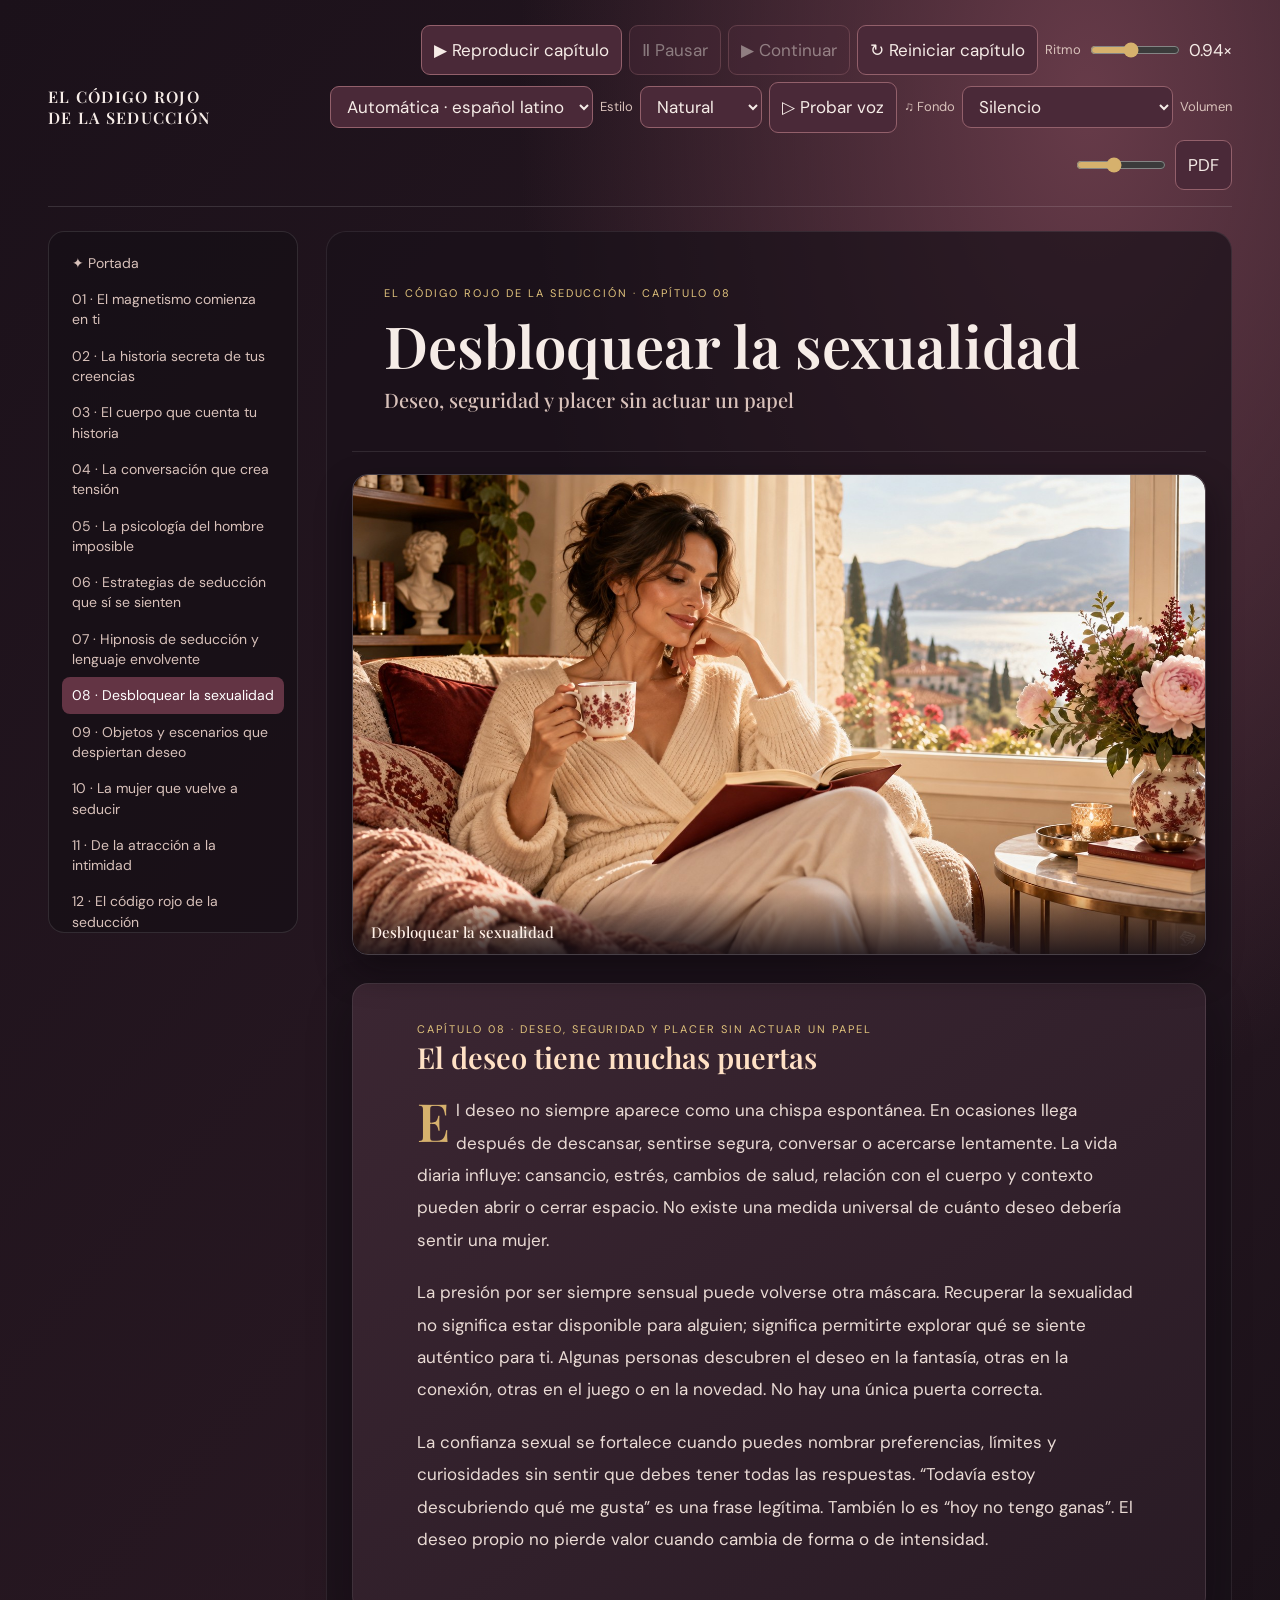
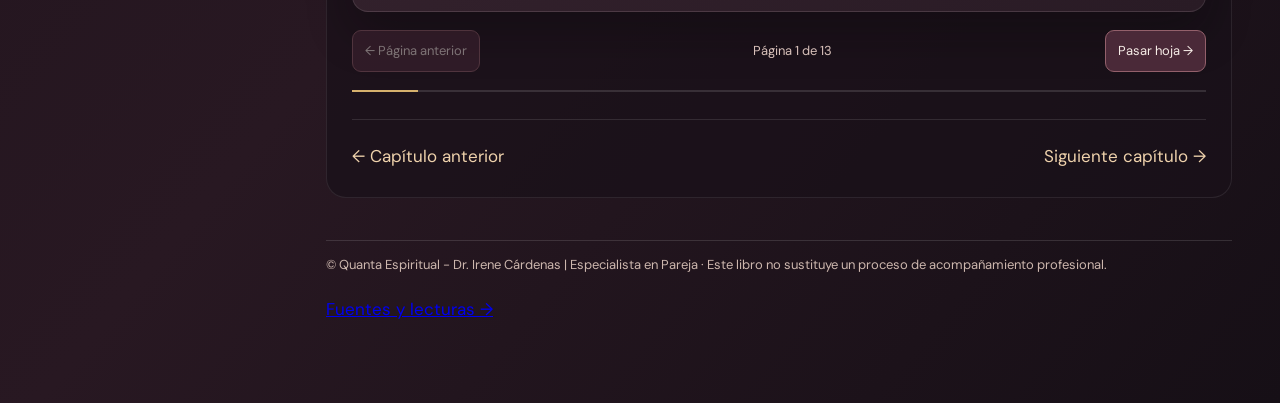
<file: capitulo-08.html>
<!doctype html><html lang="es"><head><meta charset="utf-8"><meta name="viewport" content="width=device-width,initial-scale=1"><title>Desbloquear la sexualidad · El código rojo de la seducción</title><link rel="stylesheet" href="assets/style.css?v=final-3"></head><body><div class="frame"><header class="top"><a class="brand" href="index.html">EL CÓDIGO ROJO DE LA SEDUCCIÓN</a><div class="controls"><button id="play">▶ Reproducir capítulo</button><button id="pause" disabled>Ⅱ Pausar</button><button id="resume" disabled>▶ Continuar</button><button id="stop">↻ Reiniciar capítulo</button><label for="rate">Ritmo</label><input id="rate" type="range" min="0.55" max="1.45" step="0.05" value="0.94"><span id="rateval">0.94×</span><select id="voice" aria-label="Elegir voz en español"><option value="auto">Voz automática · español latino</option></select><label for="narration">Estilo</label><select id="narration" aria-label="Estilo de narración"><option value="natural">Natural</option><option value="serene">Serena</option><option value="warm">Cálida</option><option value="bright">Expresiva</option></select><button id="voice-preview">▷ Probar voz</button><label for="music">♫ Fondo</label><select id="music" aria-label="Elegir música"><option value="off">Silencio</option><option value="silk">Seda carmesí</option><option value="garden">Jardín dorado</option><option value="velvet">Noche de terciopelo</option><option value="sea">Bruma marina</option><option value="dusk">Rosas al atardecer</option><option value="pulse">Pulso lento</option><option value="glass">Luna en el cristal</option><option value="ember">Fuego suave</option><option value="salon">Salón secreto</option><option value="dawn">Amanecer íntimo</option></select><label for="music-volume">Volumen</label><input id="music-volume" type="range" min="0" max="0.8" step="0.01" value="0.32" aria-label="Volumen de la música"><button onclick="window.print()">PDF</button></div></header><div class="layout"><nav class="nav" aria-label="Contenido"><a href="index.html">✦ Portada</a><a class="" href="capitulo-01.html">01 · El magnetismo comienza en ti</a><a class="" href="capitulo-02.html">02 · La historia secreta de tus creencias</a><a class="" href="capitulo-03.html">03 · El cuerpo que cuenta tu historia</a><a class="" href="capitulo-04.html">04 · La conversación que crea tensión</a><a class="" href="capitulo-05.html">05 · La psicología del hombre imposible</a><a class="" href="capitulo-06.html">06 · Estrategias de seducción que sí se sienten</a><a class="" href="capitulo-07.html">07 · Hipnosis de seducción y lenguaje envolvente</a><a class="current" href="capitulo-08.html">08 · Desbloquear la sexualidad</a><a class="" href="capitulo-09.html">09 · Objetos y escenarios que despiertan deseo</a><a class="" href="capitulo-10.html">10 · La mujer que vuelve a seducir</a><a class="" href="capitulo-11.html">11 · De la atracción a la intimidad</a><a class="" href="capitulo-12.html">12 · El código rojo de la seducción</a><a class="" href="capitulo-13.html">13 · La psicología masculina</a></nav><main><section class="book"><header class="chapter-title"><div class="kicker">El código rojo de la seducción · capítulo 08</div><h1>Desbloquear la sexualidad</h1><p>Deseo, seguridad y placer sin actuar un papel</p></header><figure class="chapter-art"><img src="assets/capitulo-08.jpg" alt="Ilustración del capítulo: Desbloquear la sexualidad"><figcaption>Desbloquear la sexualidad</figcaption></figure><article class="leaf" hidden><div class="kicker">Capítulo 08 · Deseo, seguridad y placer sin actuar un papel</div><h2>El deseo tiene muchas puertas</h2><p>El deseo no siempre aparece como una chispa espontánea. En ocasiones llega después de descansar, sentirse segura, conversar o acercarse lentamente. La vida diaria influye: cansancio, estrés, cambios de salud, relación con el cuerpo y contexto pueden abrir o cerrar espacio. No existe una medida universal de cuánto deseo debería sentir una mujer.</p><p>La presión por ser siempre sensual puede volverse otra máscara. Recuperar la sexualidad no significa estar disponible para alguien; significa permitirte explorar qué se siente auténtico para ti. Algunas personas descubren el deseo en la fantasía, otras en la conexión, otras en el juego o en la novedad. No hay una única puerta correcta.</p><p>La confianza sexual se fortalece cuando puedes nombrar preferencias, límites y curiosidades sin sentir que debes tener todas las respuestas. “Todavía estoy descubriendo qué me gusta” es una frase legítima. También lo es “hoy no tengo ganas”. El deseo propio no pierde valor cuando cambia de forma o de intensidad.</p></article><article class="leaf" hidden><div class="kicker">Capítulo 08 · Deseo, seguridad y placer sin actuar un papel</div><h2>Creencias que apagan el placer</h2><p>La vergüenza puede convertir la curiosidad en secreto y el cuerpo en algo que se observa desde afuera. Muchas personas cargan mensajes antiguos sobre lo que está permitido desear, cuánto placer es aceptable o qué apariencia merece ser deseada. Revisar esos mensajes requiere tiempo, especialmente si están ligados a experiencias dolorosas o a una educación rígida.</p><p>Una relación más amable con el cuerpo no exige amar cada parte todos los días. Puede empezar por dejar de insultarlo, por buscar comodidad o por valorar lo que te permite sentir. Cuando la mente regresa al momento en vez de vigilar cómo te ves, hay más espacio para notar placer, ternura y conexión.</p><p>Hablar de sexualidad no arruina la espontaneidad. A menudo la vuelve más personal. Decir “me gusta cuando vamos despacio” o “prefiero que me preguntes” ayuda a la otra persona a encontrarte. La intimidad compartida no depende de adivinar; se construye con señales, palabras y atención mutua.</p><blockquote class="pull">La confianza no grita: deja de pedir permiso para existir.</blockquote></article><article class="leaf" hidden><div class="kicker">Capítulo 08 · Deseo, seguridad y placer sin actuar un papel</div><h2>Un erotismo propio</h2><p>El erotismo puede existir en la anticipación, en un mensaje coqueto, en una canción, en el recuerdo de una mirada. No tiene que correr hacia una meta. Cuando el placer deja de ser una prueba de rendimiento, puede ampliarse a la risa, la confianza, el juego y la sensación de ser recibida con atención.</p><p>Los objetos íntimos, si forman parte de tu vida, son preferencias personales, no atajos universales. La conversación sobre lo que interesa, la seguridad y la comodidad es parte del encuentro. Un accesorio puede sumar curiosidad; no reemplaza la conexión ni decide por nadie.</p><p>La sexualidad plena no es una imagen fija. Puede cambiar con etapas, parejas, edad y experiencias. Recuperar la seducción perdida a veces comienza con una decisión discreta: volver a sentir curiosidad por ti misma. Desde ahí, compartir esa energía deja de ser una actuación y se vuelve una invitación.</p></article><article class="leaf extra-prose" hidden><div class="kicker">El código rojo de la seducción · capítulo 08</div><h2>El deseo como experiencia situada</h2><p>El deseo no siempre llega como una ola súbita. Para algunas personas aparece espontáneamente; para otras, puede despertar en un contexto donde hay seguridad, conexión, curiosidad y tiempo. Los modelos contemporáneos de respuesta sexual reconocen recorridos diversos, especialmente dentro de relaciones establecidas. No existe una secuencia única que permita medir si alguien desea “correctamente”. La experiencia cambia con la salud, el cansancio, la historia personal y la calidad del vínculo.</p><p>Un bloqueo puede tomar formas distintas: temor a ser observada, dificultad para pedir lo que gusta, experiencias anteriores que dejaron tensión o una desconexión prolongada del propio cuerpo. Nombrar una posibilidad no basta para explicar cada caso. Sin embargo, comprender que el deseo se relaciona con el contexto ayuda a dejar de tratarlo como una prueba de atractivo o una deuda que debes pagar para conservar una relación.</p><p>La sensualidad ofrece una puerta más amplia que la exigencia de llegar a un resultado. Atención al tacto, al ambiente, a la voz y a la propia curiosidad devuelve al encuentro una dimensión de exploración. Poder detenerse, cambiar de ritmo o decir lo que no se siente bien forma parte de la intimidad. El placer se vuelve más disponible cuando no necesita obedecer un guion externo.</p></article><article class="leaf extra-prose" hidden><div class="kicker">El código rojo de la seducción · capítulo 08</div><h2>La intimidad empieza en la conversación</h2><p>Hablar de sexualidad puede sentirse vulnerable porque mezcla cuerpo, deseo, autoestima y expectativas. La claridad ayuda a que la conversación no aparezca únicamente cuando algo va mal. Decir qué te gusta, qué te despierta curiosidad o qué te cuesta expresar abre un terreno compartido. No tiene que ser una confesión solemne: a veces una frase sencilla, en un momento tranquilo, basta para iniciar una conversación más amplia.</p><p>La escucha importa tanto como la revelación. Una pareja puede tener ritmos diferentes sin que uno de los dos esté defectuoso. Hablar de esas diferencias permite buscar formas de encuentro en vez de traducirlas automáticamente como rechazo. La respuesta atenta recibe lo que el otro dice antes de proponer una solución; también puede preguntar qué tipo de cercanía se siente bien en esta etapa.</p><p>Algunas dificultades persistentes tienen dimensiones físicas, emocionales o relacionales que merecen atención profesional. El acompañamiento puede ayudar a entender el origen y abrir caminos de cuidado sin convertir la intimidad en un examen. La idea no es interrumpir la narrativa del libro con temor, sino recordar que la vida sexual no se arregla con una técnica de seducción cuando lo que necesita es comprensión y apoyo específico.</p></article><article class="leaf extra-prose" hidden><div class="kicker">El código rojo de la seducción · capítulo 08</div><h2>El deseo como experiencia situada</h2><p>El deseo no siempre llega como una ola súbita. Para algunas personas aparece espontáneamente; para otras, puede despertar en un contexto donde hay seguridad, conexión, curiosidad y tiempo. Los modelos contemporáneos de respuesta sexual reconocen recorridos diversos, especialmente dentro de relaciones establecidas. No existe una secuencia única que permita medir si alguien desea “correctamente”. La experiencia cambia con la salud, el cansancio, la historia personal y la calidad del vínculo.</p><p>Un bloqueo puede tomar formas distintas: temor a ser observada, dificultad para pedir lo que gusta, experiencias anteriores que dejaron tensión o una desconexión prolongada del propio cuerpo. Nombrar una posibilidad no basta para explicar cada caso. Sin embargo, comprender que el deseo se relaciona con el contexto ayuda a dejar de tratarlo como una prueba de atractivo o una deuda que debes pagar para conservar una relación.</p><p>La sensualidad ofrece una puerta más amplia que la exigencia de llegar a un resultado. Atención al tacto, al ambiente, a la voz y a la propia curiosidad devuelve al encuentro una dimensión de exploración. Poder detenerse, cambiar de ritmo o decir lo que no se siente bien forma parte de la intimidad. El placer se vuelve más disponible cuando no necesita obedecer un guion externo.</p></article><article class="leaf extra-prose" hidden><div class="kicker">El código rojo de la seducción · capítulo 08</div><h2>La intimidad empieza en la conversación</h2><p>Hablar de sexualidad puede sentirse vulnerable porque mezcla cuerpo, deseo, autoestima y expectativas. La claridad ayuda a que la conversación no aparezca únicamente cuando algo va mal. Decir qué te gusta, qué te despierta curiosidad o qué te cuesta expresar abre un terreno compartido. No tiene que ser una confesión solemne: a veces una frase sencilla, en un momento tranquilo, basta para iniciar una conversación más amplia.</p><p>La escucha importa tanto como la revelación. Una pareja puede tener ritmos diferentes sin que uno de los dos esté defectuoso. Hablar de esas diferencias permite buscar formas de encuentro en vez de traducirlas automáticamente como rechazo. La respuesta atenta recibe lo que el otro dice antes de proponer una solución; también puede preguntar qué tipo de cercanía se siente bien en esta etapa.</p><p>Algunas dificultades persistentes tienen dimensiones físicas, emocionales o relacionales que merecen atención profesional. El acompañamiento puede ayudar a entender el origen y abrir caminos de cuidado sin convertir la intimidad en un examen. La idea no es interrumpir la narrativa del libro con temor, sino recordar que la vida sexual no se arregla con una técnica de seducción cuando lo que necesita es comprensión y apoyo específico.</p></article><article class="leaf extra-prose" data-added="final2-08-1" hidden><div class="kicker">El código rojo de la seducción · capítulo 08</div><h2>El deseo espontáneo y el deseo que responde</h2><p>Algunas personas sienten deseo espontáneamente; otras lo descubren en respuesta a un contexto amable, una conversación íntima o una sensación de seguridad. Estos recorridos pueden cambiar a lo largo de la vida. No existe una sola forma correcta de empezar a sentir deseo, y comprender esa diversidad reduce la presión de esperar que el cuerpo responda siempre a la misma velocidad.</p><p>El deseo responsivo puede aparecer durante una experiencia afectuosa, cuando el entorno y la disposición personal resultan favorables. No significa continuar cuando no hay ganas; describe una manera posible de iniciar el interés. Poder detenerse y expresar preferencias preserva la libertad, mientras la cercanía permite explorar si el deseo quiere aparecer.</p></article><article class="leaf extra-prose" data-added="final2-08-2" hidden><div class="kicker">El código rojo de la seducción · capítulo 08</div><h2>El peso de los mensajes aprendidos</h2><p>Las ideas sobre cómo debe comportarse una mujer sexualmente llegan de la familia, la religión, la escuela, la cultura popular y las relaciones anteriores. Algunas transmiten cuidado; otras, vergüenza o una obligación de agradar. Con el tiempo, esos mensajes se mezclan con la voz propia y puede costar distinguir lo que deseas de lo que aprendiste que debías desear.</p><p>Hacer esa distinción no exige rechazar toda tu historia. Puedes conservar los valores que te ayudan a sentirte segura y revisar los que reducen tu libertad. La sexualidad no es una prueba de modernidad ni una competencia de audacia. Puede ser reservada, curiosa, intensa o cambiante; su sentido nace de cómo la eliges.</p></article><article class="leaf extra-prose" data-added="final2-08-3" hidden><div class="kicker">El código rojo de la seducción · capítulo 08</div><h2>La vergüenza y la posibilidad de hablar</h2><p>La vergüenza sexual suele aislar. Hace creer que las dudas propias son raras y que los demás saben intuitivamente cómo disfrutar o pedir algo. Una conversación respetuosa puede desarmar esa ilusión. Hablar de lo que resulta cómodo, de lo que aún estás descubriendo o de una inseguridad no te obliga a resolverlo todo en ese instante.</p><p>La confianza se construye cuando lo compartido recibe atención y no burla. También cuando la pareja puede hablar de sus preferencias sin exigir coincidencia perfecta. Escuchar con calma no significa estar de acuerdo con todo; significa tratar la intimidad como un asunto de dos personas, no como una actuación donde una debe satisfacer un libreto.</p></article><article class="leaf extra-prose" data-added="final2-08-4" hidden><div class="kicker">El código rojo de la seducción · capítulo 08</div><h2>La presión por responder</h2><p>La imagen de que un hombre siempre desea sexo y una mujer solo decide si lo permite simplifica la experiencia de ambos. Los deseos varían, y la iniciativa o su ausencia no revelan por sí solas cuánto amor existe. El cansancio, el estrés, la salud y el estado emocional influyen. Reconocer esas variaciones evita convertir cada momento íntimo en una evaluación del atractivo.</p><p>Si una pareja interpreta toda pausa como rechazo, el cuerpo puede empezar a asociar la intimidad con obligación. La cercanía crece mejor cuando un sí tiene sentido porque también es posible proponer otra forma de estar juntos o cambiar de ritmo. Esa libertad preserva confianza y permite que el deseo vuelva a aparecer sin exigencia.</p></article><article class="leaf extra-prose" data-added="final2-08-5" hidden><div class="kicker">El código rojo de la seducción · capítulo 08</div><h2>El placer como conversación</h2><p>El placer compartido se aprende como un lenguaje. Cada persona descubre qué le agrada, qué la distrae y qué necesita para sentirse cómoda. Algunas cosas se conocen desde siempre; otras se entienden al conversar y ajustar. El cuerpo no viene con un manual idéntico para todas. La intimidad se vuelve más personal cuando ambas partes tratan esas diferencias con interés.</p><p>Expresar una preferencia puede ser sencillo y cálido. Una indicación amable permite que el otro comprenda mejor tu experiencia. También puedes reconocer aquello que disfrutas para que la conversación no quede definida solo por lo que falta. Hablar no mata la pasión; puede aumentar la complicidad porque cada gesto empieza a responder a una persona real.</p></article><article class="leaf extra-prose" data-added="final2-08-6" hidden><div class="kicker">El código rojo de la seducción · capítulo 08</div><h2>Cuando el cuerpo se desconecta</h2><p>A veces el cuerpo parece estar en la habitación, pero la atención se ha ido al juicio: cómo te ves, qué debes hacer, si el otro está disfrutando. Esa vigilancia dificulta percibir sensaciones. El cansancio, las experiencias pasadas o una relación tensa también pueden volver difícil estar presente. No es una falla moral ni una falta de atractivo; es una experiencia que merece ser tratada con curiosidad.</p><p>La conexión suele regresar mediante condiciones de comodidad, tiempo y comunicación, no por una exigencia de producir placer. Si una dificultad persiste o genera angustia, el acompañamiento profesional puede ayudar a comprenderla desde una perspectiva individual y relacional. La intimidad no necesita resolverse a solas ni convertirse en una prueba de rendimiento.</p></article><div class="pager"><button id="prev">← Página anterior</button><span id="leafcount">Página 1 de 13</span><button id="next">Pasar hoja →</button></div><div class="progress"><i id="progress"></i></div><div class="chapter-nav"><a href="capitulo-07.html">← Capítulo anterior</a><a href="capitulo-09.html">Siguiente capítulo →</a></div></section><footer class="note">© Quanta Espiritual - Dr. Irene Cárdenas | Especialista en Pareja · Este libro no sustituye un proceso de acompañamiento profesional.</footer><p class="source-link"><a href="fuentes-y-lecturas.html">Fuentes y lecturas →</a></p></main></div></div><script src="assets/audiolibro.js?v=male-voice-2"></script></body></html>
</file>
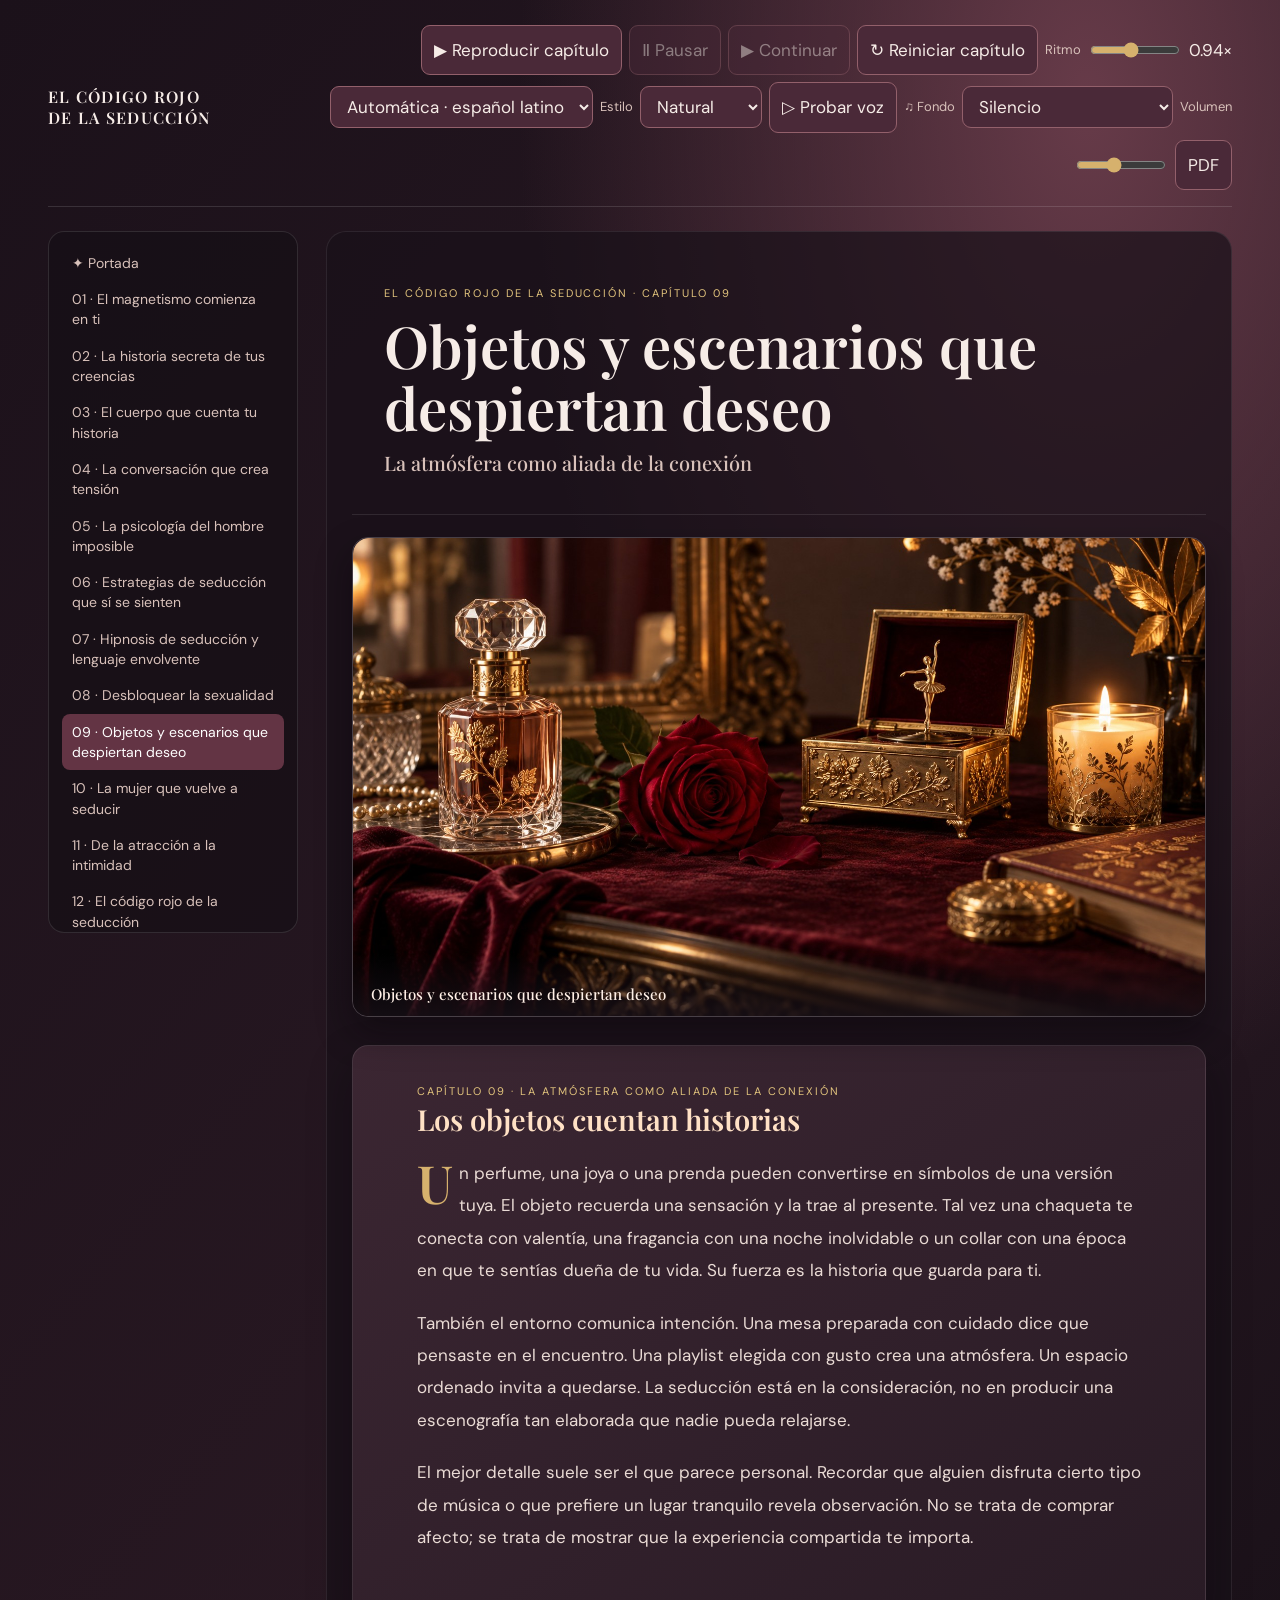
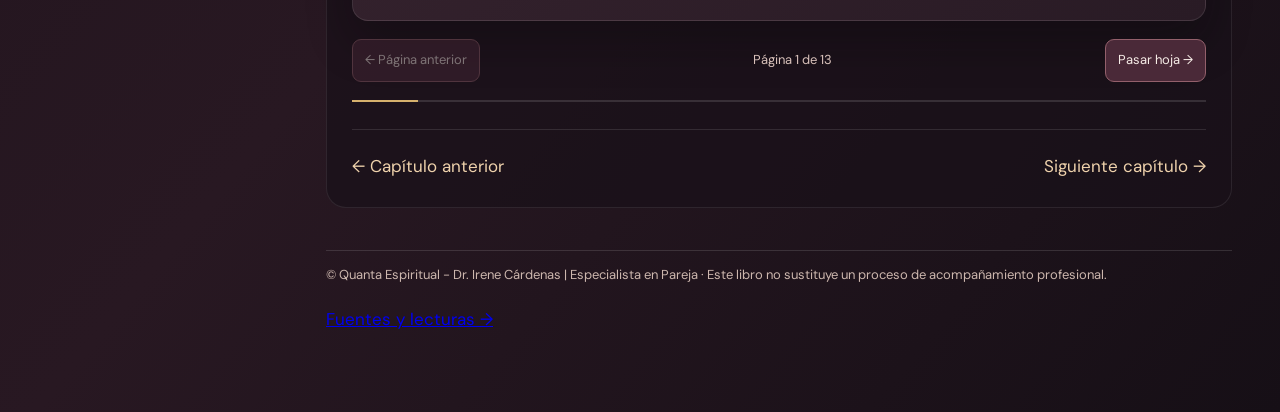
<file: capitulo-09.html>
<!doctype html><html lang="es"><head><meta charset="utf-8"><meta name="viewport" content="width=device-width,initial-scale=1"><title>Objetos y escenarios que despiertan deseo · El código rojo de la seducción</title><link rel="stylesheet" href="assets/style.css?v=final-3"></head><body><div class="frame"><header class="top"><a class="brand" href="index.html">EL CÓDIGO ROJO DE LA SEDUCCIÓN</a><div class="controls"><button id="play">▶ Reproducir capítulo</button><button id="pause" disabled>Ⅱ Pausar</button><button id="resume" disabled>▶ Continuar</button><button id="stop">↻ Reiniciar capítulo</button><label for="rate">Ritmo</label><input id="rate" type="range" min="0.55" max="1.45" step="0.05" value="0.94"><span id="rateval">0.94×</span><select id="voice" aria-label="Elegir voz en español"><option value="auto">Voz automática · español latino</option></select><label for="narration">Estilo</label><select id="narration" aria-label="Estilo de narración"><option value="natural">Natural</option><option value="serene">Serena</option><option value="warm">Cálida</option><option value="bright">Expresiva</option></select><button id="voice-preview">▷ Probar voz</button><label for="music">♫ Fondo</label><select id="music" aria-label="Elegir música"><option value="off">Silencio</option><option value="silk">Seda carmesí</option><option value="garden">Jardín dorado</option><option value="velvet">Noche de terciopelo</option><option value="sea">Bruma marina</option><option value="dusk">Rosas al atardecer</option><option value="pulse">Pulso lento</option><option value="glass">Luna en el cristal</option><option value="ember">Fuego suave</option><option value="salon">Salón secreto</option><option value="dawn">Amanecer íntimo</option></select><label for="music-volume">Volumen</label><input id="music-volume" type="range" min="0" max="0.8" step="0.01" value="0.32" aria-label="Volumen de la música"><button onclick="window.print()">PDF</button></div></header><div class="layout"><nav class="nav" aria-label="Contenido"><a href="index.html">✦ Portada</a><a class="" href="capitulo-01.html">01 · El magnetismo comienza en ti</a><a class="" href="capitulo-02.html">02 · La historia secreta de tus creencias</a><a class="" href="capitulo-03.html">03 · El cuerpo que cuenta tu historia</a><a class="" href="capitulo-04.html">04 · La conversación que crea tensión</a><a class="" href="capitulo-05.html">05 · La psicología del hombre imposible</a><a class="" href="capitulo-06.html">06 · Estrategias de seducción que sí se sienten</a><a class="" href="capitulo-07.html">07 · Hipnosis de seducción y lenguaje envolvente</a><a class="" href="capitulo-08.html">08 · Desbloquear la sexualidad</a><a class="current" href="capitulo-09.html">09 · Objetos y escenarios que despiertan deseo</a><a class="" href="capitulo-10.html">10 · La mujer que vuelve a seducir</a><a class="" href="capitulo-11.html">11 · De la atracción a la intimidad</a><a class="" href="capitulo-12.html">12 · El código rojo de la seducción</a><a class="" href="capitulo-13.html">13 · La psicología masculina</a></nav><main><section class="book"><header class="chapter-title"><div class="kicker">El código rojo de la seducción · capítulo 09</div><h1>Objetos y escenarios que despiertan deseo</h1><p>La atmósfera como aliada de la conexión</p></header><figure class="chapter-art"><img src="assets/capitulo-09.jpg" alt="Ilustración del capítulo: Objetos y escenarios que despiertan deseo"><figcaption>Objetos y escenarios que despiertan deseo</figcaption></figure><article class="leaf" hidden><div class="kicker">Capítulo 09 · La atmósfera como aliada de la conexión</div><h2>Los objetos cuentan historias</h2><p>Un perfume, una joya o una prenda pueden convertirse en símbolos de una versión tuya. El objeto recuerda una sensación y la trae al presente. Tal vez una chaqueta te conecta con valentía, una fragancia con una noche inolvidable o un collar con una época en que te sentías dueña de tu vida. Su fuerza es la historia que guarda para ti.</p><p>También el entorno comunica intención. Una mesa preparada con cuidado dice que pensaste en el encuentro. Una playlist elegida con gusto crea una atmósfera. Un espacio ordenado invita a quedarse. La seducción está en la consideración, no en producir una escenografía tan elaborada que nadie pueda relajarse.</p><p>El mejor detalle suele ser el que parece personal. Recordar que alguien disfruta cierto tipo de música o que prefiere un lugar tranquilo revela observación. No se trata de comprar afecto; se trata de mostrar que la experiencia compartida te importa.</p></article><article class="leaf" hidden><div class="kicker">Capítulo 09 · La atmósfera como aliada de la conexión</div><h2>Música, luz y memoria</h2><p>La música influye en la energía de una escena. Un ritmo lento invita a conversar sin prisa; una canción conocida puede despertar recuerdos y espontaneidad. Deja que el volumen permita escucharse y que la otra persona pueda proponer otra melodía. La música acompaña el vínculo; no tiene que dirigirlo.</p><p>La luz cálida puede hacer que un espacio se sienta íntimo, mientras que una caminata nocturna o una terraza abierta ofrecen otra clase de cercanía. No existe un escenario que funcione para todos. El entorno ideal es aquel donde ambos pueden sentirse cómodos y mantener la posibilidad de cambiar de plan.</p><p>Los aromas también se asocian con memoria y emoción. Un perfume que te gusta puede hacerte sentir elegante; un aroma ambiental puede volver reconocible un espacio. La sutileza importa. La fragancia debería acercarse como una firma, no ocupar todo el aire.</p><blockquote class="pull">La confianza no grita: deja de pedir permiso para existir.</blockquote></article><article class="leaf" hidden><div class="kicker">Capítulo 09 · La atmósfera como aliada de la conexión</div><h2>Rituales personales, no hechizos</h2><p>Un ritual es una secuencia que le dice a tu atención: “estoy entrando en un momento distinto”. Puede ser elegir una canción, ponerte un accesorio, respirar unos segundos y recordar cómo quieres sentirte. El ritual ordena tu experiencia y refuerza intención; no altera la voluntad de quien está frente a ti.</p><p>Puedes tener una lista para prepararte antes de salir: una canción que te devuelva energía, un aroma que asocias con seguridad, una frase que te recuerde que también estás eligiendo. No necesitas ejecutar cada paso con solemnidad. La preparación debe darte ligereza, no convertirse en otra exigencia.</p><p>Cuando los objetos se conectan con historias tuyas, adquieren profundidad. La seducción se vuelve más interesante cuando nace de una vida propia, llena de detalles que no fueron seleccionados para agradar a una audiencia. Compartir un poco de ese mundo es dejar que alguien se acerque a tu universo.</p></article><article class="leaf extra-prose" hidden><div class="kicker">El código rojo de la seducción · capítulo 09</div><h2>La memoria sensorial de los lugares</h2><p>Un escenario despierta asociaciones antes de que la conversación comience. Una luz cálida puede hacer que el espacio parezca más acogedor; una música baja puede suavizar el silencio; un olor conocido puede llevar la mente hacia recuerdos de descanso. No es que los objetos produzcan una emoción idéntica en todas las personas. Su efecto depende de la historia de quien los percibe y de cómo se sienten en ese momento.</p><p>Por eso, elegir un lugar para encontrarse también es una forma de consideración. Un sitio demasiado ruidoso dificulta escucharse; uno excesivamente formal puede aumentar la tensión; un recorrido al aire libre ofrece movimiento y pausas. La atmósfera facilita, pero no sustituye la conversación. El ambiente ideal no es el más caro ni el más teatral: es aquel donde ambos pueden estar cómodos y elegir cómo acercarse.</p><p>Los objetos personales se vuelven significativos por asociación. Un perfume que usas desde hace años puede ayudarte a entrar en una sensación familiar; un anillo de una persona querida puede recordarte tus raíces. Esa conexión funciona primero para ti. Si alguien pregunta por el objeto, su historia puede convertirse en una conversación, pero no hace falta ocultar un mensaje calculado dentro de cada detalle.</p></article><article class="leaf extra-prose" hidden><div class="kicker">El código rojo de la seducción · capítulo 09</div><h2>La estética al servicio de la conversación</h2><p>El color, la textura y la música pueden intensificar una experiencia cuando acompañan lo que sucede. Una melodía instrumental suave deja espacio a las voces; una iluminación amable invita a bajar el ritmo; un asiento cómodo facilita permanecer. En cambio, una puesta en escena excesiva puede llamar más la atención que las personas que la comparten. La estética gana fuerza cuando envuelve el encuentro sin exigir que alguien la interprete como una promesa.</p><p>Los mejores detalles suelen ser específicos. Si él disfruta la arquitectura, una caminata por un barrio con edificios interesantes ofrece un tema natural. Si ambos aman la comida, explorar un pequeño mercado crea estímulos para comentar. El objeto o el escenario no son una herramienta que seduce por sí sola; son un pretexto para tener una experiencia donde aparecen humor, gustos y formas de decidir.</p><p>La elección del entorno expresa algo de tu mundo. Mostrar un lugar que te gusta permite que la otra persona te conozca a través de tus preferencias. Esa invitación es más personal que escoger siempre lo que supones que los hombres consideran atractivo. Un escenario memorable suele ser aquel que deja un recuerdo compartido porque ambos participaron en él, no porque alguien haya logrado controlar la impresión del otro.</p></article><article class="leaf extra-prose" hidden><div class="kicker">El código rojo de la seducción · capítulo 09</div><h2>La memoria sensorial de los lugares</h2><p>Un escenario despierta asociaciones antes de que la conversación comience. Una luz cálida puede hacer que el espacio parezca más acogedor; una música baja puede suavizar el silencio; un olor conocido puede llevar la mente hacia recuerdos de descanso. No es que los objetos produzcan una emoción idéntica en todas las personas. Su efecto depende de la historia de quien los percibe y de cómo se sienten en ese momento.</p><p>Por eso, elegir un lugar para encontrarse también es una forma de consideración. Un sitio demasiado ruidoso dificulta escucharse; uno excesivamente formal puede aumentar la tensión; un recorrido al aire libre ofrece movimiento y pausas. La atmósfera facilita, pero no sustituye la conversación. El ambiente ideal no es el más caro ni el más teatral: es aquel donde ambos pueden estar cómodos y elegir cómo acercarse.</p><p>Los objetos personales se vuelven significativos por asociación. Un perfume que usas desde hace años puede ayudarte a entrar en una sensación familiar; un anillo de una persona querida puede recordarte tus raíces. Esa conexión funciona primero para ti. Si alguien pregunta por el objeto, su historia puede convertirse en una conversación, pero no hace falta ocultar un mensaje calculado dentro de cada detalle.</p></article><article class="leaf extra-prose" hidden><div class="kicker">El código rojo de la seducción · capítulo 09</div><h2>La estética al servicio de la conversación</h2><p>El color, la textura y la música pueden intensificar una experiencia cuando acompañan lo que sucede. Una melodía instrumental suave deja espacio a las voces; una iluminación amable invita a bajar el ritmo; un asiento cómodo facilita permanecer. En cambio, una puesta en escena excesiva puede llamar más la atención que las personas que la comparten. La estética gana fuerza cuando envuelve el encuentro sin exigir que alguien la interprete como una promesa.</p><p>Los mejores detalles suelen ser específicos. Si él disfruta la arquitectura, una caminata por un barrio con edificios interesantes ofrece un tema natural. Si ambos aman la comida, explorar un pequeño mercado crea estímulos para comentar. El objeto o el escenario no son una herramienta que seduce por sí sola; son un pretexto para tener una experiencia donde aparecen humor, gustos y formas de decidir.</p><p>La elección del entorno expresa algo de tu mundo. Mostrar un lugar que te gusta permite que la otra persona te conozca a través de tus preferencias. Esa invitación es más personal que escoger siempre lo que supones que los hombres consideran atractivo. Un escenario memorable suele ser aquel que deja un recuerdo compartido porque ambos participaron en él, no porque alguien haya logrado controlar la impresión del otro.</p></article><article class="leaf extra-prose" data-added="final2-09-1" hidden><div class="kicker">El código rojo de la seducción · capítulo 09</div><h2>La luz cambia el ritmo</h2><p>Una luz muy intensa puede dar energía; una lámpara cálida puede suavizar una cena. Ninguna produce deseo por sí misma. La atmósfera influye en cómo se siente un espacio y en cuánto invita a quedarse. Para un encuentro, lo importante es que las personas puedan verse, sentirse cómodas y conversar sin competir contra el entorno.</p><p>Al preparar un lugar, considera el volumen de la música, la comodidad de los asientos y la facilidad de moverse. Un espacio acogedor no tiene que ser caro ni teatral. Los detalles mejores suelen ser sencillos porque dejan que la atención permanezca en quienes comparten el momento.</p></article><article class="leaf extra-prose" data-added="final2-09-2" hidden><div class="kicker">El código rojo de la seducción · capítulo 09</div><h2>La música como memoria</h2><p>Una canción puede asociarse con una etapa y traer de vuelta un estado emocional completo. Compartir música permite que otra persona se acerque a tus recuerdos y preferencias. Una lista tranquila puede acompañar el encuentro, aunque conviene mantener un volumen que permita conversar. La música envuelve sin dominar y deja espacio para que aparezcan otras voces.</p><p>No es indispensable coincidir en los gustos. Hablar de por qué una melodía importa puede ser más revelador que compartir el mismo género favorito. La música muestra cómo cada persona organiza recuerdos, qué busca al relajarse o qué le despierta alegría. Una canción común puede convertirse en una referencia que ambos retoman más adelante.</p></article><article class="leaf extra-prose" data-added="final2-09-3" hidden><div class="kicker">El código rojo de la seducción · capítulo 09</div><h2>El aroma del espacio</h2><p>Los aromas forman parte de la memoria emocional, pero cada persona los interpreta desde asociaciones distintas. Una nota floral puede sentirse delicada para alguien y demasiado intensa para otra persona. En un espacio compartido, un aroma sutil y buena ventilación suelen resultar más cómodos. El perfume acompaña tu presencia; no necesita llenar la habitación.</p><p>Una fragancia elegida por placer propio puede recordarte una sensación familiar mientras te preparas. Esa asociación pertenece a tu historia y puede ayudarte a sentirte segura, sin garantizar un efecto sobre él. Si surge curiosidad, el aroma se vuelve una conversación acerca de gustos, viajes o recuerdos.</p></article><article class="leaf extra-prose" data-added="final2-09-4" hidden><div class="kicker">El código rojo de la seducción · capítulo 09</div><h2>El tacto del entorno</h2><p>Las superficies y texturas hacen que un lugar se sienta cálido, frío, formal o relajado. Una manta, una madera lisa o una copa pueden aportar una experiencia táctil agradable. No necesitas llenar una casa de objetos sensuales. Un espacio despejado y cómodo invita a permanecer sin que la decoración exija atención constante.</p><p>El asiento, el abrigo disponible y la temperatura influyen más que un detalle costoso. Pequeños cuidados comunican consideración porque responden a las necesidades de quienes están allí. El diseño íntimo tiene algo de hospitalidad: deja que el otro se acomode, converse y elija cuánto acercarse.</p></article><article class="leaf extra-prose" data-added="final2-09-5" hidden><div class="kicker">El código rojo de la seducción · capítulo 09</div><h2>Los objetos con historia</h2><p>Un objeto con historia sirve de puerta narrativa. Una cámara antigua, una postal o una joya familiar pueden conectar con alguien que te enseñó algo. El objeto adquiere atractivo por la memoria que contiene, no por un poder de seducción. Compartir su historia permite que el otro conozca una capa de ti que no aparece en una descripción rápida.</p><p>También puedes disfrutar un objeto sin explicarlo. Una prenda favorita o un libro que te acompaña pueden darte continuidad en un entorno nuevo. Si alguien pregunta, decides cuánto contar. Esa elección mantiene el recuerdo en tus manos y convierte el intercambio en invitación, no en obligación de revelar intimidad.</p></article><article class="leaf extra-prose" data-added="final2-09-6" hidden><div class="kicker">El código rojo de la seducción · capítulo 09</div><h2>El espacio abierto</h2><p>Un paseo, una terraza o un jardín ofrecen movimiento y pausas naturales. Caminar lado a lado puede aliviar la intensidad de una conversación cara a cara; mirar el mismo paisaje crea un foco compartido. El entorno abierto permite ajustar distancia con comodidad, aunque algunas personas prefieren un lugar tranquilo bajo techo. Elegir juntos vuelve el plan acogedor.</p><p>El movimiento da oportunidad de comentar detalles espontáneos y cambiar el ritmo cuando la charla se detiene. Una calle bonita, el sonido de una fuente o una vista inesperada pueden volverse parte de la memoria. El escenario aporta una historia propia; la atención, el humor y la conversación la hacen compartida.</p></article><div class="pager"><button id="prev">← Página anterior</button><span id="leafcount">Página 1 de 13</span><button id="next">Pasar hoja →</button></div><div class="progress"><i id="progress"></i></div><div class="chapter-nav"><a href="capitulo-08.html">← Capítulo anterior</a><a href="capitulo-10.html">Siguiente capítulo →</a></div></section><footer class="note">© Quanta Espiritual - Dr. Irene Cárdenas | Especialista en Pareja · Este libro no sustituye un proceso de acompañamiento profesional.</footer><p class="source-link"><a href="fuentes-y-lecturas.html">Fuentes y lecturas →</a></p></main></div></div><script src="assets/audiolibro.js?v=male-voice-2"></script></body></html>
</file>
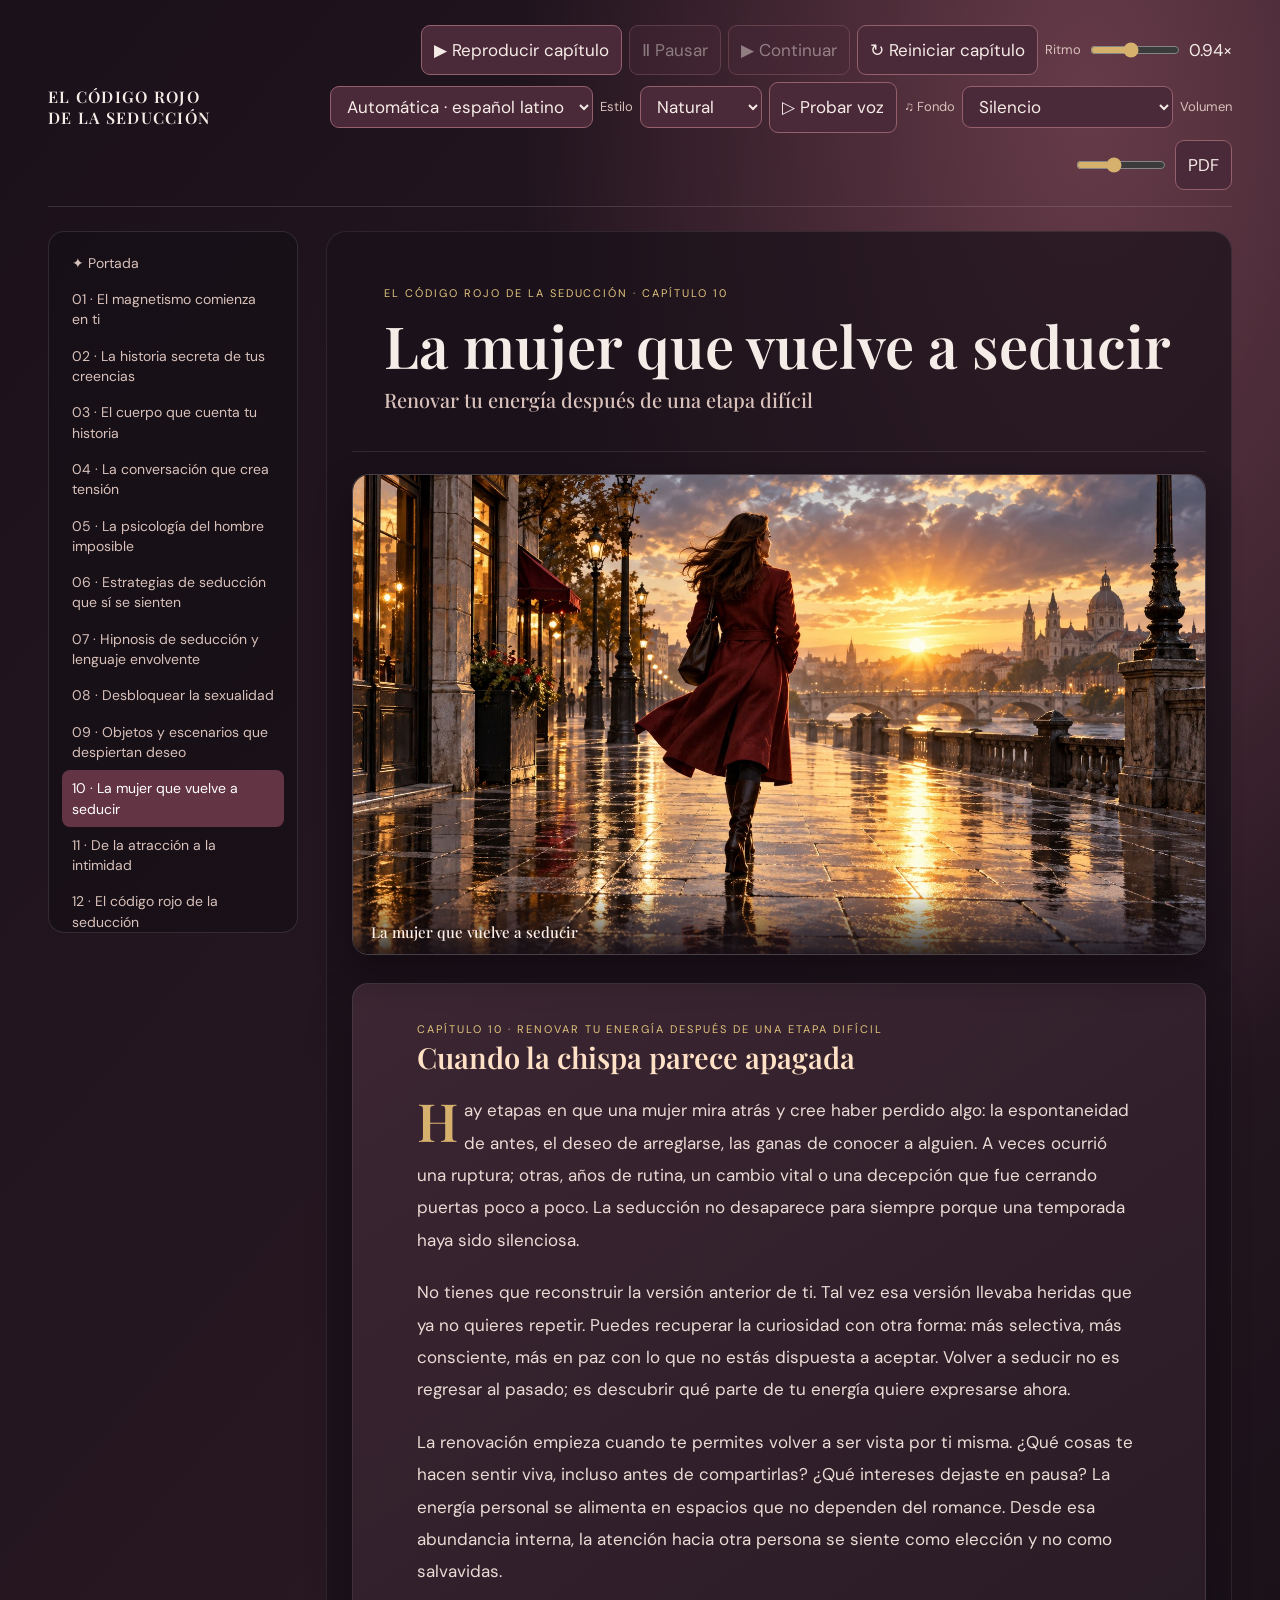
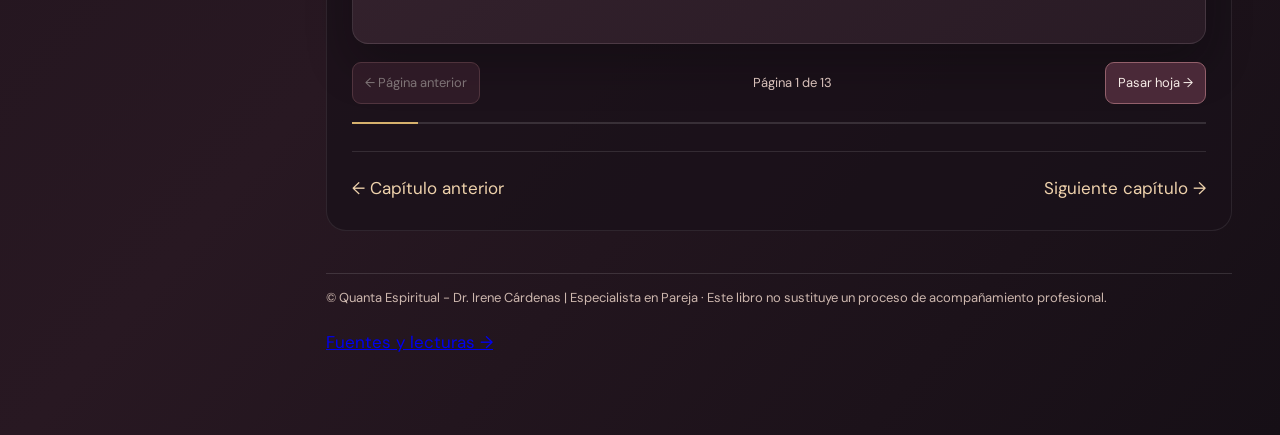
<file: capitulo-10.html>
<!doctype html><html lang="es"><head><meta charset="utf-8"><meta name="viewport" content="width=device-width,initial-scale=1"><title>La mujer que vuelve a seducir · El código rojo de la seducción</title><link rel="stylesheet" href="assets/style.css?v=final-3"></head><body><div class="frame"><header class="top"><a class="brand" href="index.html">EL CÓDIGO ROJO DE LA SEDUCCIÓN</a><div class="controls"><button id="play">▶ Reproducir capítulo</button><button id="pause" disabled>Ⅱ Pausar</button><button id="resume" disabled>▶ Continuar</button><button id="stop">↻ Reiniciar capítulo</button><label for="rate">Ritmo</label><input id="rate" type="range" min="0.55" max="1.45" step="0.05" value="0.94"><span id="rateval">0.94×</span><select id="voice" aria-label="Elegir voz en español"><option value="auto">Voz automática · español latino</option></select><label for="narration">Estilo</label><select id="narration" aria-label="Estilo de narración"><option value="natural">Natural</option><option value="serene">Serena</option><option value="warm">Cálida</option><option value="bright">Expresiva</option></select><button id="voice-preview">▷ Probar voz</button><label for="music">♫ Fondo</label><select id="music" aria-label="Elegir música"><option value="off">Silencio</option><option value="silk">Seda carmesí</option><option value="garden">Jardín dorado</option><option value="velvet">Noche de terciopelo</option><option value="sea">Bruma marina</option><option value="dusk">Rosas al atardecer</option><option value="pulse">Pulso lento</option><option value="glass">Luna en el cristal</option><option value="ember">Fuego suave</option><option value="salon">Salón secreto</option><option value="dawn">Amanecer íntimo</option></select><label for="music-volume">Volumen</label><input id="music-volume" type="range" min="0" max="0.8" step="0.01" value="0.32" aria-label="Volumen de la música"><button onclick="window.print()">PDF</button></div></header><div class="layout"><nav class="nav" aria-label="Contenido"><a href="index.html">✦ Portada</a><a class="" href="capitulo-01.html">01 · El magnetismo comienza en ti</a><a class="" href="capitulo-02.html">02 · La historia secreta de tus creencias</a><a class="" href="capitulo-03.html">03 · El cuerpo que cuenta tu historia</a><a class="" href="capitulo-04.html">04 · La conversación que crea tensión</a><a class="" href="capitulo-05.html">05 · La psicología del hombre imposible</a><a class="" href="capitulo-06.html">06 · Estrategias de seducción que sí se sienten</a><a class="" href="capitulo-07.html">07 · Hipnosis de seducción y lenguaje envolvente</a><a class="" href="capitulo-08.html">08 · Desbloquear la sexualidad</a><a class="" href="capitulo-09.html">09 · Objetos y escenarios que despiertan deseo</a><a class="current" href="capitulo-10.html">10 · La mujer que vuelve a seducir</a><a class="" href="capitulo-11.html">11 · De la atracción a la intimidad</a><a class="" href="capitulo-12.html">12 · El código rojo de la seducción</a><a class="" href="capitulo-13.html">13 · La psicología masculina</a></nav><main><section class="book"><header class="chapter-title"><div class="kicker">El código rojo de la seducción · capítulo 10</div><h1>La mujer que vuelve a seducir</h1><p>Renovar tu energía después de una etapa difícil</p></header><figure class="chapter-art"><img src="assets/capitulo-10.jpg" alt="Ilustración del capítulo: La mujer que vuelve a seducir"><figcaption>La mujer que vuelve a seducir</figcaption></figure><article class="leaf" hidden><div class="kicker">Capítulo 10 · Renovar tu energía después de una etapa difícil</div><h2>Cuando la chispa parece apagada</h2><p>Hay etapas en que una mujer mira atrás y cree haber perdido algo: la espontaneidad de antes, el deseo de arreglarse, las ganas de conocer a alguien. A veces ocurrió una ruptura; otras, años de rutina, un cambio vital o una decepción que fue cerrando puertas poco a poco. La seducción no desaparece para siempre porque una temporada haya sido silenciosa.</p><p>No tienes que reconstruir la versión anterior de ti. Tal vez esa versión llevaba heridas que ya no quieres repetir. Puedes recuperar la curiosidad con otra forma: más selectiva, más consciente, más en paz con lo que no estás dispuesta a aceptar. Volver a seducir no es regresar al pasado; es descubrir qué parte de tu energía quiere expresarse ahora.</p><p>La renovación empieza cuando te permites volver a ser vista por ti misma. ¿Qué cosas te hacen sentir viva, incluso antes de compartirlas? ¿Qué intereses dejaste en pausa? La energía personal se alimenta en espacios que no dependen del romance. Desde esa abundancia interna, la atención hacia otra persona se siente como elección y no como salvavidas.</p></article><article class="leaf" hidden><div class="kicker">Capítulo 10 · Renovar tu energía después de una etapa difícil</div><h2>Salir del personaje que ya no sirve</h2><p>Quizá aprendiste a ser siempre complaciente, la mujer que comprende todo y nunca pide nada. Quizá, por el contrario, te protegiste con distancia y sarcasmo. Ambos personajes pudieron ser útiles en algún momento. Pero si ya no expresan quién quieres ser, puedes ensayar conductas nuevas: pedir claridad, mostrar ternura, decir que algo te interesa o retirarte de una dinámica que no te corresponde.</p><p>El cambio no requiere una gran escena. Una invitación que haces sin disculparte, un mensaje escrito con sinceridad o una mirada sostenida cuando quieres saludar ya contienen una nueva dirección. La seguridad crece después de cada acto congruente; no siempre llega antes para darte permiso.</p><p>Permítete ser principiante. Las personas que parecen naturalmente seductoras también han aprendido a través de encuentros torpes, conversaciones que no prosperaron y momentos de timidez. La diferencia es que no convierten cada imperfección en una condena. Aprenden, descansan y regresan al mundo con más información sobre sí mismas.</p><blockquote class="pull">La confianza no grita: deja de pedir permiso para existir.</blockquote></article><article class="leaf" hidden><div class="kicker">Capítulo 10 · Renovar tu energía después de una etapa difícil</div><h2>Una energía que no se mendiga</h2><p>La energía seductora pierde luminosidad cuando está dedicada únicamente a obtener validación. No necesitas fingir que no te importa nadie. Puedes desear intensamente y aun así recordar que el amor que mereces no depende de perseguir una respuesta ambigua. El deseo no es debilidad; abandonarte para conseguirlo sí te deja sin centro.</p><p>Cuando alguien te atrae, permite que se note. Sonríe, escucha, expresa una invitación. Después, deja que la respuesta exista. Si hay interés, la historia puede continuar. Si no, tu vida sigue teniendo música, amistades, proyectos y placer. Esa capacidad de seguir siendo tú es parte de la energía que más atrae.</p><p>La seducción se recupera cuando la tratas como un lenguaje propio: flexible, curioso y vivo. No como una herramienta para asegurar que alguien se quede, sino como una manera de compartir deseo y reconocer dónde encuentra eco.</p></article><article class="leaf extra-prose" hidden><div class="kicker">El código rojo de la seducción · capítulo 10</div><h2>Recuperar la confianza después de una pérdida</h2><p>Después de una ruptura, una decepción o años sin citas, la seducción puede parecer un idioma que olvidaste. Quizá recuerdes versiones anteriores de ti con nostalgia, como si la confianza perteneciera a una época cerrada. Pero la seguridad no es un rasgo congelado. Se transforma con la vida. Recuperarla consiste en permitirte conocer quién eres ahora: qué disfrutas, qué no volverías a aceptar y qué tipo de cercanía te resulta posible.</p><p>El duelo también puede cambiar la forma de mirar el deseo. Un periodo de distancia no significa que hayas perdido capacidad de amar. A veces permite que el deseo se reorganice sin el ruido de una relación anterior. Otras veces deja cansancio y cautela. Ambas experiencias tienen sentido. No tienes que convertir el regreso a las citas en una prueba de superación personal para demostrarle a nadie que ya estás bien.</p><p>Cuando vuelves a acercarte a alguien, tu historia puede estar presente sin ocupar todo el futuro. Puedes hablar de lo aprendido cuando te nace, sin entregar detalles que todavía deseas guardar. La confianza aparece en la posibilidad de avanzar por capas: un encuentro, una conversación, una decisión propia. La vida afectiva no tiene que regresar a como era; puede empezar a tomar una forma que encaje mejor contigo.</p></article><article class="leaf extra-prose" hidden><div class="kicker">El código rojo de la seducción · capítulo 10</div><h2>El magnetismo de una vida que continúa</h2><p>Una presencia atractiva suele emanar de actividades que alimentan a la persona incluso antes de que alguien las encuentre interesantes. Leer, crear, viajar, aprender algo nuevo o cuidar amistades dan espesor a la vida interior. No funcionan como accesorios para ganar puntos. Son fuentes de energía y conversación. Cuando compartes una historia que te importa, el interés se vuelve concreto: el otro escucha una parte viva de ti, no una lista de cualidades abstractas.</p><p>La etapa de conocer a alguien trae ilusión, pero tus rutinas siguen teniendo valor. Mantenerlas no es una maniobra para parecer ocupada; es reconocer que tu bienestar no necesita ponerse en pausa cada vez que aparece una posibilidad romántica. Esa continuidad puede equilibrar la expectativa y ayudarte a vivir la cita desde la curiosidad, en vez de cargarla con la presión de decidir si será el comienzo de todo.</p><p>Volver a seducir también significa permitirte ser vista de maneras nuevas. Tal vez tu humor sea distinto, o tengas una calma que antes no conocías. Tal vez descubras que ahora nombras tus preferencias con más claridad. No necesitas recuperar una versión antigua de ti. Puedes dejar que una etapa nueva tenga su propio estilo, su propia voz y un ritmo que te haga sentir presente.</p></article><article class="leaf extra-prose" hidden><div class="kicker">El código rojo de la seducción · capítulo 10</div><h2>Recuperar la confianza después de una pérdida</h2><p>Después de una ruptura, una decepción o años sin citas, la seducción puede parecer un idioma que olvidaste. Quizá recuerdes versiones anteriores de ti con nostalgia, como si la confianza perteneciera a una época cerrada. Pero la seguridad no es un rasgo congelado. Se transforma con la vida. Recuperarla consiste en permitirte conocer quién eres ahora: qué disfrutas, qué no volverías a aceptar y qué tipo de cercanía te resulta posible.</p><p>El duelo también puede cambiar la forma de mirar el deseo. Un periodo de distancia no significa que hayas perdido capacidad de amar. A veces permite que el deseo se reorganice sin el ruido de una relación anterior. Otras veces deja cansancio y cautela. Ambas experiencias tienen sentido. No tienes que convertir el regreso a las citas en una prueba de superación personal para demostrarle a nadie que ya estás bien.</p><p>Cuando vuelves a acercarte a alguien, tu historia puede estar presente sin ocupar todo el futuro. Puedes hablar de lo aprendido cuando te nace, sin entregar detalles que todavía deseas guardar. La confianza aparece en la posibilidad de avanzar por capas: un encuentro, una conversación, una decisión propia. La vida afectiva no tiene que regresar a como era; puede empezar a tomar una forma que encaje mejor contigo.</p></article><article class="leaf extra-prose" hidden><div class="kicker">El código rojo de la seducción · capítulo 10</div><h2>El magnetismo de una vida que continúa</h2><p>Una presencia atractiva suele emanar de actividades que alimentan a la persona incluso antes de que alguien las encuentre interesantes. Leer, crear, viajar, aprender algo nuevo o cuidar amistades dan espesor a la vida interior. No funcionan como accesorios para ganar puntos. Son fuentes de energía y conversación. Cuando compartes una historia que te importa, el interés se vuelve concreto: el otro escucha una parte viva de ti, no una lista de cualidades abstractas.</p><p>La etapa de conocer a alguien trae ilusión, pero tus rutinas siguen teniendo valor. Mantenerlas no es una maniobra para parecer ocupada; es reconocer que tu bienestar no necesita ponerse en pausa cada vez que aparece una posibilidad romántica. Esa continuidad puede equilibrar la expectativa y ayudarte a vivir la cita desde la curiosidad, en vez de cargarla con la presión de decidir si será el comienzo de todo.</p><p>Volver a seducir también significa permitirte ser vista de maneras nuevas. Tal vez tu humor sea distinto, o tengas una calma que antes no conocías. Tal vez descubras que ahora nombras tus preferencias con más claridad. No necesitas recuperar una versión antigua de ti. Puedes dejar que una etapa nueva tenga su propio estilo, su propia voz y un ritmo que te haga sentir presente.</p></article><article class="leaf extra-prose" data-added="final2-10-1" hidden><div class="kicker">El código rojo de la seducción · capítulo 10</div><h2>Volver a confiar después de una relación difícil</h2><p>Una experiencia dolorosa puede dejar la atención alerta. Tal vez notes cada demora, dudes de un cumplido o esperes que una persona nueva repita lo que te lastimó. Esa cautela tuvo una razón. Conocer a alguien distinto implica actualizar lentamente lo que aprendiste, sin obligarte a confiar antes de que haya señales de cuidado.</p><p>La confianza no es un salto a ciegas. Se construye con acuerdos pequeños y repetidos: una invitación que se cumple, una conversación donde puedes expresarte, una disculpa seguida de un cambio. Esos gestos ofrecen información nueva. Puedes dejar que el presente muestre sus propias características y conservar la libertad de retirarte si algo no te hace bien.</p></article><article class="leaf extra-prose" data-added="final2-10-2" hidden><div class="kicker">El código rojo de la seducción · capítulo 10</div><h2>El duelo tiene su propio ritmo</h2><p>El duelo no sigue una línea recta. Hay días donde te sientes curiosa por conocer a alguien y otros en que un recuerdo absorbe la atención. Esa alternancia no demuestra que estés retrocediendo; muestra que la vida emocional procesa más de una cosa a la vez. Dar tiempo al duelo permite que una nueva relación no cargue con la tarea de borrar la anterior.</p><p>La seducción puede regresar en formas discretas: arreglarte porque disfrutas la ropa, sentir interés por una charla o pensar en una cita con ilusión. No tienes que apresurarte a definir esa energía. Dejar que crezca ayuda a distinguir si quieres conocer a alguien por deseo genuino o si necesitas otro tipo de compañía.</p></article><article class="leaf extra-prose" data-added="final2-10-3" hidden><div class="kicker">El código rojo de la seducción · capítulo 10</div><h2>La seguridad que viene de la experiencia</h2><p>La confianza madura conoce resultados distintos. Ya sabes que una decepción duele, pero no dura para siempre; también recuerdas que una nueva posibilidad puede aparecer sin planearla. Esa memoria no garantiza que todo salga bien, pero reduce el poder del miedo de presentar cada cita como una amenaza absoluta.</p><p>Con experiencia, puedes ser más clara sobre lo que buscas. Quizá valores estabilidad por encima del vértigo, o el humor por encima de una imagen perfecta. Ese criterio mejora la seducción porque te ayuda a mostrar una versión más nítida de ti y a observar si existe compatibilidad real.</p></article><article class="leaf extra-prose" data-added="final2-10-4" hidden><div class="kicker">El código rojo de la seducción · capítulo 10</div><h2>Citas después de muchos años</h2><p>Regresar a las citas tras una pausa larga puede despertar curiosidad y desconcierto. Las formas de comunicarse, los ritmos y las expectativas cambian. No necesitas dominar cada aplicación o código social antes de empezar. Puedes tratar el proceso como aprendizaje, descubriendo qué formatos se ajustan a tu estilo y cuáles te dejan agotada.</p><p>Tu historia tiene valor. Haber vivido una relación, criar, cambiar de ciudad o dedicarte a un proyecto puede haberte dado una perspectiva propia. No tienes que ocultar esa etapa para parecer más sencilla. Compartirla con medida permite ver si alguien tiene interés en encontrarse con la persona actual, no con una versión idealizada de tu pasado.</p></article><article class="leaf extra-prose" data-added="final2-10-5" hidden><div class="kicker">El código rojo de la seducción · capítulo 10</div><h2>La imagen propia puede renovarse</h2><p>La forma en que te veías antes puede no coincidir con la mujer que eres ahora. Ese cambio puede sentirse como pérdida si comparas el presente con una imagen idealizada. También puede traer una sensualidad nueva: una mirada más tranquila, mayor claridad para decir lo que te gusta y menos necesidad de obtener aprobación de todos. La renovación permite encarnar tu etapa actual.</p><p>Un cambio de estilo puede acompañar esa transición. Un corte de cabello o un color distinto cobran sentido cuando te reconoces en ellos. Si solo responden a una expectativa externa, se vuelven una máscara difícil de sostener. Tu imagen puede evolucionar para celebrar quién eres, no para negar las partes de tu historia que te trajeron hasta aquí.</p></article><article class="leaf extra-prose" data-added="final2-10-6" hidden><div class="kicker">El código rojo de la seducción · capítulo 10</div><h2>No empezar desde cero</h2><p>Volver a seducir no implica borrar lo vivido. Traes aprendizajes sobre lo que te hace sentir segura, los patrones que no quieres repetir y las cualidades que deseas compartir. Esa experiencia puede ayudarte a decidir con claridad, aunque también te vuelva cautelosa. Ambas partes pueden coexistir mientras conoces a alguien nuevo.</p><p>Una nueva relación no tiene que corregir la anterior. Puede ser distinta, con otro ritmo y otra clase de intimidad. Comparar cada gesto con el pasado impide percibir su singularidad; ignorar toda señal tampoco te sirve. La presencia permite sostener memoria y curiosidad, dando a la persona nueva espacio para mostrar quién es.</p></article><div class="pager"><button id="prev">← Página anterior</button><span id="leafcount">Página 1 de 13</span><button id="next">Pasar hoja →</button></div><div class="progress"><i id="progress"></i></div><div class="chapter-nav"><a href="capitulo-09.html">← Capítulo anterior</a><a href="capitulo-11.html">Siguiente capítulo →</a></div></section><footer class="note">© Quanta Espiritual - Dr. Irene Cárdenas | Especialista en Pareja · Este libro no sustituye un proceso de acompañamiento profesional.</footer><p class="source-link"><a href="fuentes-y-lecturas.html">Fuentes y lecturas →</a></p></main></div></div><script src="assets/audiolibro.js?v=male-voice-2"></script></body></html>
</file>
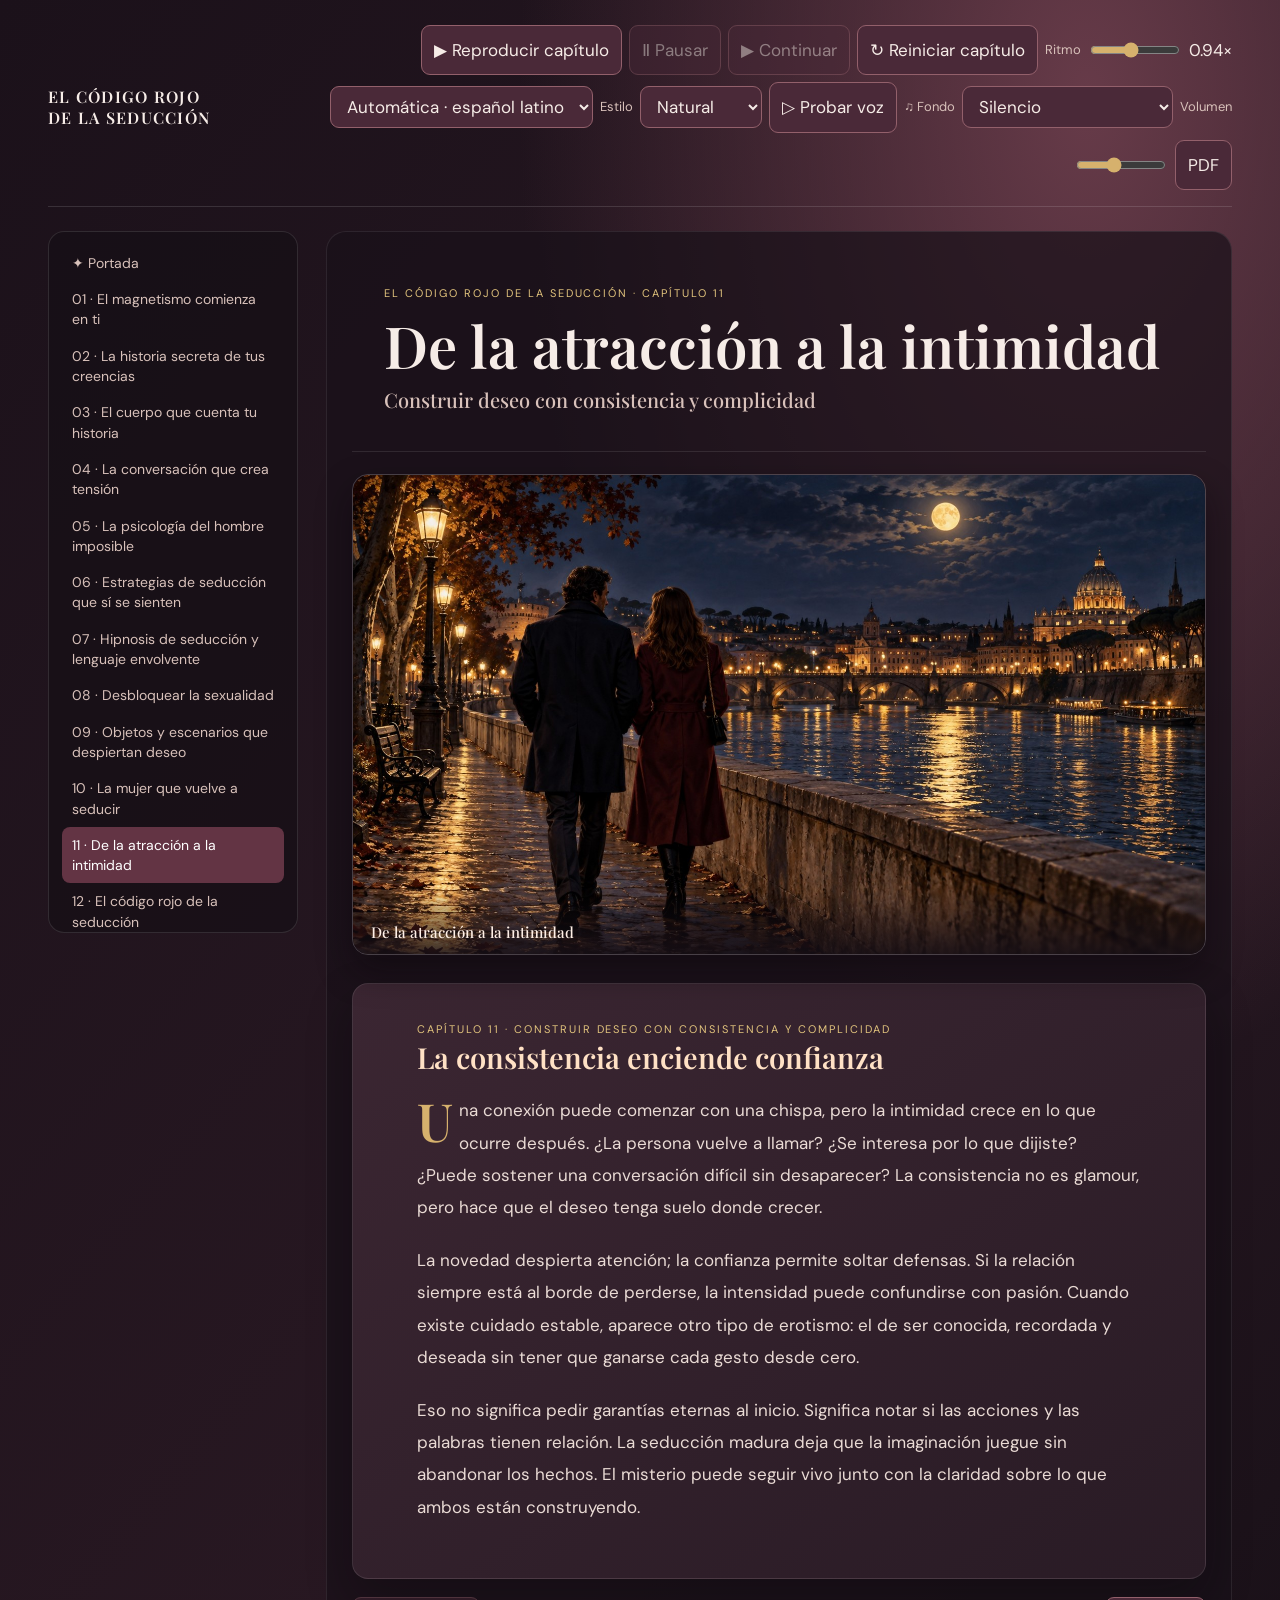
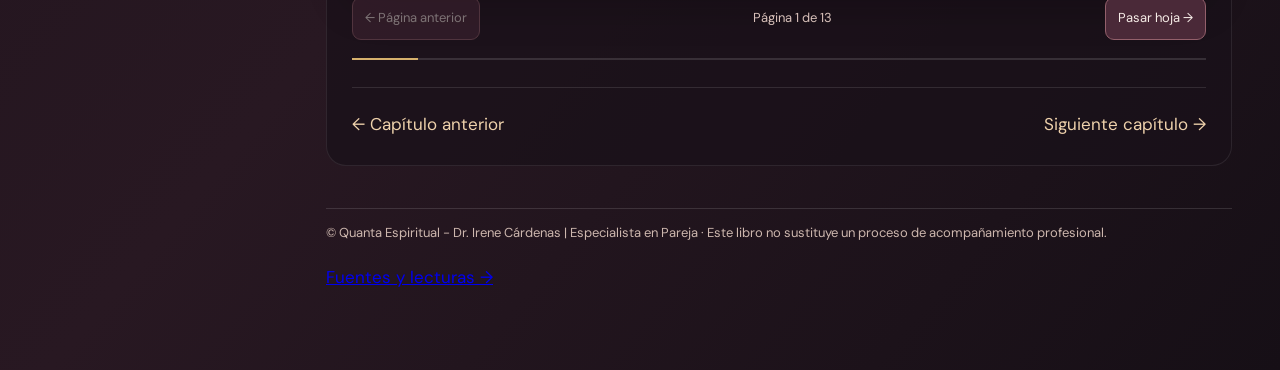
<file: capitulo-11.html>
<!doctype html><html lang="es"><head><meta charset="utf-8"><meta name="viewport" content="width=device-width,initial-scale=1"><title>De la atracción a la intimidad · El código rojo de la seducción</title><link rel="stylesheet" href="assets/style.css?v=final-3"></head><body><div class="frame"><header class="top"><a class="brand" href="index.html">EL CÓDIGO ROJO DE LA SEDUCCIÓN</a><div class="controls"><button id="play">▶ Reproducir capítulo</button><button id="pause" disabled>Ⅱ Pausar</button><button id="resume" disabled>▶ Continuar</button><button id="stop">↻ Reiniciar capítulo</button><label for="rate">Ritmo</label><input id="rate" type="range" min="0.55" max="1.45" step="0.05" value="0.94"><span id="rateval">0.94×</span><select id="voice" aria-label="Elegir voz en español"><option value="auto">Voz automática · español latino</option></select><label for="narration">Estilo</label><select id="narration" aria-label="Estilo de narración"><option value="natural">Natural</option><option value="serene">Serena</option><option value="warm">Cálida</option><option value="bright">Expresiva</option></select><button id="voice-preview">▷ Probar voz</button><label for="music">♫ Fondo</label><select id="music" aria-label="Elegir música"><option value="off">Silencio</option><option value="silk">Seda carmesí</option><option value="garden">Jardín dorado</option><option value="velvet">Noche de terciopelo</option><option value="sea">Bruma marina</option><option value="dusk">Rosas al atardecer</option><option value="pulse">Pulso lento</option><option value="glass">Luna en el cristal</option><option value="ember">Fuego suave</option><option value="salon">Salón secreto</option><option value="dawn">Amanecer íntimo</option></select><label for="music-volume">Volumen</label><input id="music-volume" type="range" min="0" max="0.8" step="0.01" value="0.32" aria-label="Volumen de la música"><button onclick="window.print()">PDF</button></div></header><div class="layout"><nav class="nav" aria-label="Contenido"><a href="index.html">✦ Portada</a><a class="" href="capitulo-01.html">01 · El magnetismo comienza en ti</a><a class="" href="capitulo-02.html">02 · La historia secreta de tus creencias</a><a class="" href="capitulo-03.html">03 · El cuerpo que cuenta tu historia</a><a class="" href="capitulo-04.html">04 · La conversación que crea tensión</a><a class="" href="capitulo-05.html">05 · La psicología del hombre imposible</a><a class="" href="capitulo-06.html">06 · Estrategias de seducción que sí se sienten</a><a class="" href="capitulo-07.html">07 · Hipnosis de seducción y lenguaje envolvente</a><a class="" href="capitulo-08.html">08 · Desbloquear la sexualidad</a><a class="" href="capitulo-09.html">09 · Objetos y escenarios que despiertan deseo</a><a class="" href="capitulo-10.html">10 · La mujer que vuelve a seducir</a><a class="current" href="capitulo-11.html">11 · De la atracción a la intimidad</a><a class="" href="capitulo-12.html">12 · El código rojo de la seducción</a><a class="" href="capitulo-13.html">13 · La psicología masculina</a></nav><main><section class="book"><header class="chapter-title"><div class="kicker">El código rojo de la seducción · capítulo 11</div><h1>De la atracción a la intimidad</h1><p>Construir deseo con consistencia y complicidad</p></header><figure class="chapter-art"><img src="assets/capitulo-11.jpg" alt="Ilustración del capítulo: De la atracción a la intimidad"><figcaption>De la atracción a la intimidad</figcaption></figure><article class="leaf" hidden><div class="kicker">Capítulo 11 · Construir deseo con consistencia y complicidad</div><h2>La consistencia enciende confianza</h2><p>Una conexión puede comenzar con una chispa, pero la intimidad crece en lo que ocurre después. ¿La persona vuelve a llamar? ¿Se interesa por lo que dijiste? ¿Puede sostener una conversación difícil sin desaparecer? La consistencia no es glamour, pero hace que el deseo tenga suelo donde crecer.</p><p>La novedad despierta atención; la confianza permite soltar defensas. Si la relación siempre está al borde de perderse, la intensidad puede confundirse con pasión. Cuando existe cuidado estable, aparece otro tipo de erotismo: el de ser conocida, recordada y deseada sin tener que ganarse cada gesto desde cero.</p><p>Eso no significa pedir garantías eternas al inicio. Significa notar si las acciones y las palabras tienen relación. La seducción madura deja que la imaginación juegue sin abandonar los hechos. El misterio puede seguir vivo junto con la claridad sobre lo que ambos están construyendo.</p></article><article class="leaf" hidden><div class="kicker">Capítulo 11 · Construir deseo con consistencia y complicidad</div><h2>Comunicación que conserva el deseo</h2><p>Hablar de preferencias no vuelve mecánica una relación. Permite que cada persona descubra el mapa de la otra. A veces basta con expresar qué te gusta, preguntar qué le resulta cómodo y dejar que las respuestas evolucionen. La comunicación puede ser coqueta, cálida y sensual; no tiene que parecer una reunión formal.</p><p>También importa hablar de expectativas: cuánto contacto disfrutan, qué significa exclusividad para cada uno, qué ritmo de intimidad se siente bien. Las suposiciones pueden convertir la atracción en ansiedad. La pregunta directa suele devolver ligereza porque ya no necesitas interpretar cada pausa como un mensaje cifrado.</p><p>Cuando aparece un malentendido, reparar con honestidad puede acercar. Escuchar el efecto de tus palabras, disculparte sin convertirte en víctima y modificar una conducta comunica madurez. La intimidad no exige perfección; necesita la posibilidad de volver a encontrarse después de una diferencia.</p><blockquote class="pull">La confianza no grita: deja de pedir permiso para existir.</blockquote></article><article class="leaf" hidden><div class="kicker">Capítulo 11 · Construir deseo con consistencia y complicidad</div><h2>La complicidad como erotismo</h2><p>La complicidad se crea en los pequeños códigos: una mirada que reconoce un chiste, un recuerdo que solo comparten ustedes, una conversación que puede pasar de lo profundo a lo absurdo. Esas capas construyen una historia en común. Ningún guion de seducción puede producirlas por sí solo porque nacen de la atención mutua.</p><p>La admiración también alimenta el deseo. Ver a la otra persona apasionarse por algo, resolver un problema con elegancia o mostrar ternura con alguien puede aumentar la atracción. Y permitir que te vea en tus propios intereses le da una puerta hacia ti. El deseo crece en el encuentro de dos personas completas, no en una audiencia y una artista.</p><p>La relación más magnética no necesariamente es la más dramática. Puede ser aquella donde ambos se sienten vivos, libres de jugar y seguros de hablar. El misterio está en seguir descubriéndose; la confianza, en no tener que esconderse para conservarlo.</p></article><article class="leaf extra-prose" hidden><div class="kicker">El código rojo de la seducción · capítulo 11</div><h2>La chispa necesita suelo</h2><p>La química puede aparecer con rapidez, pero la confianza se revela en la repetición. Cómo llega alguien después de una conversación difícil, si cumple lo que promete y si puede escuchar una preferencia distinta cuentan más que una noche perfecta. La consistencia no vuelve monótono el deseo; le da seguridad suficiente para que la espontaneidad no dependa de estar adivinando siempre qué siente la otra persona.</p><p>Dos personas no tienen que comunicarse de manera idéntica para construir intimidad. Una puede expresar afecto con palabras y otra con acciones; una puede necesitar tiempo antes de compartir algo personal. El punto es que ambas puedan aprender el lenguaje del otro sin borrar el propio. Preguntar, aclarar y volver a una conversación cuando algo quedó a medias puede crear una complicidad más honda que coincidir en todo.</p><p>La intimidad emocional se relaciona con abrirse y percibir una respuesta sensible. Contar algo personal se vuelve acercamiento cuando el otro recibe la información con cuidado, en lugar de usarla como ventaja o cambiar enseguida de tema. También importa la reciprocidad: escuchar no es solo esperar el turno para hablar, sino mostrar que lo que ocurrió en la vida de la persona dejó una huella en tu atención.</p></article><article class="leaf extra-prose" hidden><div class="kicker">El código rojo de la seducción · capítulo 11</div><h2>Reparar también seduce</h2><p>En cualquier relación aparecen malentendidos. La diferencia no está en evitarlos por completo, sino en la forma de repararlos. Una disculpa clara, que nombra el impacto y no se protege detrás de excusas, puede devolver seguridad. Escuchar cómo vivió el otro una situación ofrece una oportunidad para revisar el gesto y cambiarlo. La vulnerabilidad de reconocer un error no reduce el atractivo; puede mostrar madurez y respeto.</p><p>Reparar no significa que una persona deba aceptar cualquier trato si la otra pide perdón. La continuidad importa. Si la conducta se repite y cada reconciliación queda solo en palabras, la confianza pierde sustento. Un vínculo requiere que las promesas se conviertan en cambios observables. La atracción se beneficia de esa base porque permite expresar diferencias sin pensar que cada desacuerdo pone en juego todo el amor.</p><p>Cuando dos personas pueden volver a la conversación después de un momento tenso, desarrollan un código propio: saben cómo pedir una pausa, cómo reconocer que algo dolió y cómo buscar un punto de encuentro. Esa memoria compartida sostiene complicidad. También deja espacio para el deseo, porque nadie necesita fingir que una relación cercana está libre de fricción.</p></article><article class="leaf extra-prose" hidden><div class="kicker">El código rojo de la seducción · capítulo 11</div><h2>La chispa necesita suelo</h2><p>La química puede aparecer con rapidez, pero la confianza se revela en la repetición. Cómo llega alguien después de una conversación difícil, si cumple lo que promete y si puede escuchar una preferencia distinta cuentan más que una noche perfecta. La consistencia no vuelve monótono el deseo; le da seguridad suficiente para que la espontaneidad no dependa de estar adivinando siempre qué siente la otra persona.</p><p>Dos personas no tienen que comunicarse de manera idéntica para construir intimidad. Una puede expresar afecto con palabras y otra con acciones; una puede necesitar tiempo antes de compartir algo personal. El punto es que ambas puedan aprender el lenguaje del otro sin borrar el propio. Preguntar, aclarar y volver a una conversación cuando algo quedó a medias puede crear una complicidad más honda que coincidir en todo.</p><p>La intimidad emocional se relaciona con abrirse y percibir una respuesta sensible. Contar algo personal se vuelve acercamiento cuando el otro recibe la información con cuidado, en lugar de usarla como ventaja o cambiar enseguida de tema. También importa la reciprocidad: escuchar no es solo esperar el turno para hablar, sino mostrar que lo que ocurrió en la vida de la persona dejó una huella en tu atención.</p></article><article class="leaf extra-prose" hidden><div class="kicker">El código rojo de la seducción · capítulo 11</div><h2>Reparar también seduce</h2><p>En cualquier relación aparecen malentendidos. La diferencia no está en evitarlos por completo, sino en la forma de repararlos. Una disculpa clara, que nombra el impacto y no se protege detrás de excusas, puede devolver seguridad. Escuchar cómo vivió el otro una situación ofrece una oportunidad para revisar el gesto y cambiarlo. La vulnerabilidad de reconocer un error no reduce el atractivo; puede mostrar madurez y respeto.</p><p>Reparar no significa que una persona deba aceptar cualquier trato si la otra pide perdón. La continuidad importa. Si la conducta se repite y cada reconciliación queda solo en palabras, la confianza pierde sustento. Un vínculo requiere que las promesas se conviertan en cambios observables. La atracción se beneficia de esa base porque permite expresar diferencias sin pensar que cada desacuerdo pone en juego todo el amor.</p><p>Cuando dos personas pueden volver a la conversación después de un momento tenso, desarrollan un código propio: saben cómo pedir una pausa, cómo reconocer que algo dolió y cómo buscar un punto de encuentro. Esa memoria compartida sostiene complicidad. También deja espacio para el deseo, porque nadie necesita fingir que una relación cercana está libre de fricción.</p></article><article class="leaf extra-prose" data-added="final2-11-1" hidden><div class="kicker">El código rojo de la seducción · capítulo 11</div><h2>El apego cotidiano</h2><p>La seguridad afectiva aparece en rutinas pequeñas: confirmar un plan, cumplir la hora acordada, llamar cuando se dijo que se llamaría. Esos gestos no reemplazan la pasión; le dan una estructura previsible donde ambos pueden descansar de interpretar. La consistencia no significa estar disponible permanentemente, sino mantener una comunicación suficientemente clara.</p><p>Las rutinas compartidas se vuelven íntimas cuando siguen siendo elegidas. Puede ser una caminata habitual, un saludo especial o una manera de despedirse. El código aparece porque ambos lo reconocen y lo disfrutan. Si deja de funcionar, pueden revisarlo. La complicidad necesita espacio para renovarse, no un reglamento que nadie se atreve a cambiar.</p></article><article class="leaf extra-prose" data-added="final2-11-2" hidden><div class="kicker">El código rojo de la seducción · capítulo 11</div><h2>Deseo y novedad</h2><p>La novedad no siempre requiere un cambio espectacular. Puede nacer de ver al otro en una actividad diferente, escuchar una historia desconocida o probar algo que ambos imaginaban. La curiosidad recuerda que una persona sigue cambiando. La familiaridad da confianza; el descubrimiento evita que la relación se reduzca a funciones conocidas.</p><p>Una sorpresa funciona mejor cuando reconoce los gustos del otro y conserva libertad. Una invitación que despierta interés puede valer más que un regalo costoso que nadie pidió. Conocer preferencias no arruina la sorpresa; el modo de compartirla todavía puede ser creativo. El deseo sostenido combina atención a lo conocido con ganas de explorar nuevas facetas.</p></article><article class="leaf extra-prose" data-added="final2-11-3" hidden><div class="kicker">El código rojo de la seducción · capítulo 11</div><h2>Los rituales de pareja</h2><p>Un ritual compartido da forma al tiempo: preparar café los domingos, enviarse una canción o despedirse con una frase propia. La repetición puede producir intimidad porque cada persona sabe que ese gesto pertenece a la relación. Los rituales no tienen que ser grandiosos; su significado crece porque ambos regresan a ellos con afecto.</p><p>Cada pareja puede permitir que esos códigos cambien. Una tradición que dejó de funcionar se revisa sin perder su historia. Crear otra muestra que el vínculo sigue vivo y se adapta a una etapa distinta. La complicidad no depende de una costumbre perfecta, sino de la participación y la capacidad de imaginar juntos cómo compartir su tiempo.</p></article><article class="leaf extra-prose" data-added="final2-11-4" hidden><div class="kicker">El código rojo de la seducción · capítulo 11</div><h2>La autonomía dentro del vínculo</h2><p>La intimidad no exige renunciar a la vida propia. Mantener amistades, proyectos y descanso permite llegar a la relación con experiencias que compartir y energía personal que no depende solo de la pareja. La autonomía fortalece el deseo porque dos personas siguen encontrándose como individuos, no únicamente como funciones de una agenda compartida.</p><p>El equilibrio se negocia. Una etapa puede requerir más cercanía y otra más espacio. Hablarlo evita que la independencia se interprete automáticamente como abandono o que la unión se viva como vigilancia. Una pareja seductora conserva curiosidad por el mundo del otro y espacio para que cada persona siga desarrollando el suyo.</p></article><article class="leaf extra-prose" data-added="final2-11-5" hidden><div class="kicker">El código rojo de la seducción · capítulo 11</div><h2>La admiración que evoluciona</h2><p>Al principio quizá admiras la seguridad con que él decide. Más adelante puedes admirar su paciencia, cómo repara un error o el cuidado que muestra cuando nadie está mirando. La admiración profunda se alimenta de conocimiento. Al conocer distintos lados de una persona, el aprecio se vuelve menos idealizado y más concreto, basado en cualidades que la experiencia confirma.</p><p>Tú también cambias ante sus ojos. Una pareja que mantiene el interés puede descubrir nuevas capacidades tuyas y celebrar etapas que antes no conocía. La mirada seductora permanece viva al prestar atención a ese desarrollo, en lugar de asumir que ya sabe todo sobre el otro. La intimidad crece cuando ambos pueden cambiar y seguir siendo reconocibles.</p></article><article class="leaf extra-prose" data-added="final2-11-6" hidden><div class="kicker">El código rojo de la seducción · capítulo 11</div><h2>Expectativas que se pueden conversar</h2><p>Una relación se vuelve confusa cuando cada persona da por sentado que ambas imaginan lo mismo. Hablar de exclusividad, frecuencia de contacto, futuro o prioridades permite comparar expectativas mientras todavía hay tiempo de elegir. La conversación no necesita ocurrir toda en una noche. Puede avanzar por etapas, conforme aparezcan decisiones que importan para los dos.</p><p>La claridad reduce las pruebas secretas. En lugar de esperar que el otro adivine qué significa un mensaje o una visita, puedes expresar lo que te gustaría y escuchar su perspectiva. Si hay una diferencia, queda visible para decidir si ambos pueden vivir con ella. Hablar de expectativas no elimina el deseo; le da una base más confiable.</p></article><div class="pager"><button id="prev">← Página anterior</button><span id="leafcount">Página 1 de 13</span><button id="next">Pasar hoja →</button></div><div class="progress"><i id="progress"></i></div><div class="chapter-nav"><a href="capitulo-10.html">← Capítulo anterior</a><a href="capitulo-12.html">Siguiente capítulo →</a></div></section><footer class="note">© Quanta Espiritual - Dr. Irene Cárdenas | Especialista en Pareja · Este libro no sustituye un proceso de acompañamiento profesional.</footer><p class="source-link"><a href="fuentes-y-lecturas.html">Fuentes y lecturas →</a></p></main></div></div><script src="assets/audiolibro.js?v=male-voice-2"></script></body></html>
</file>
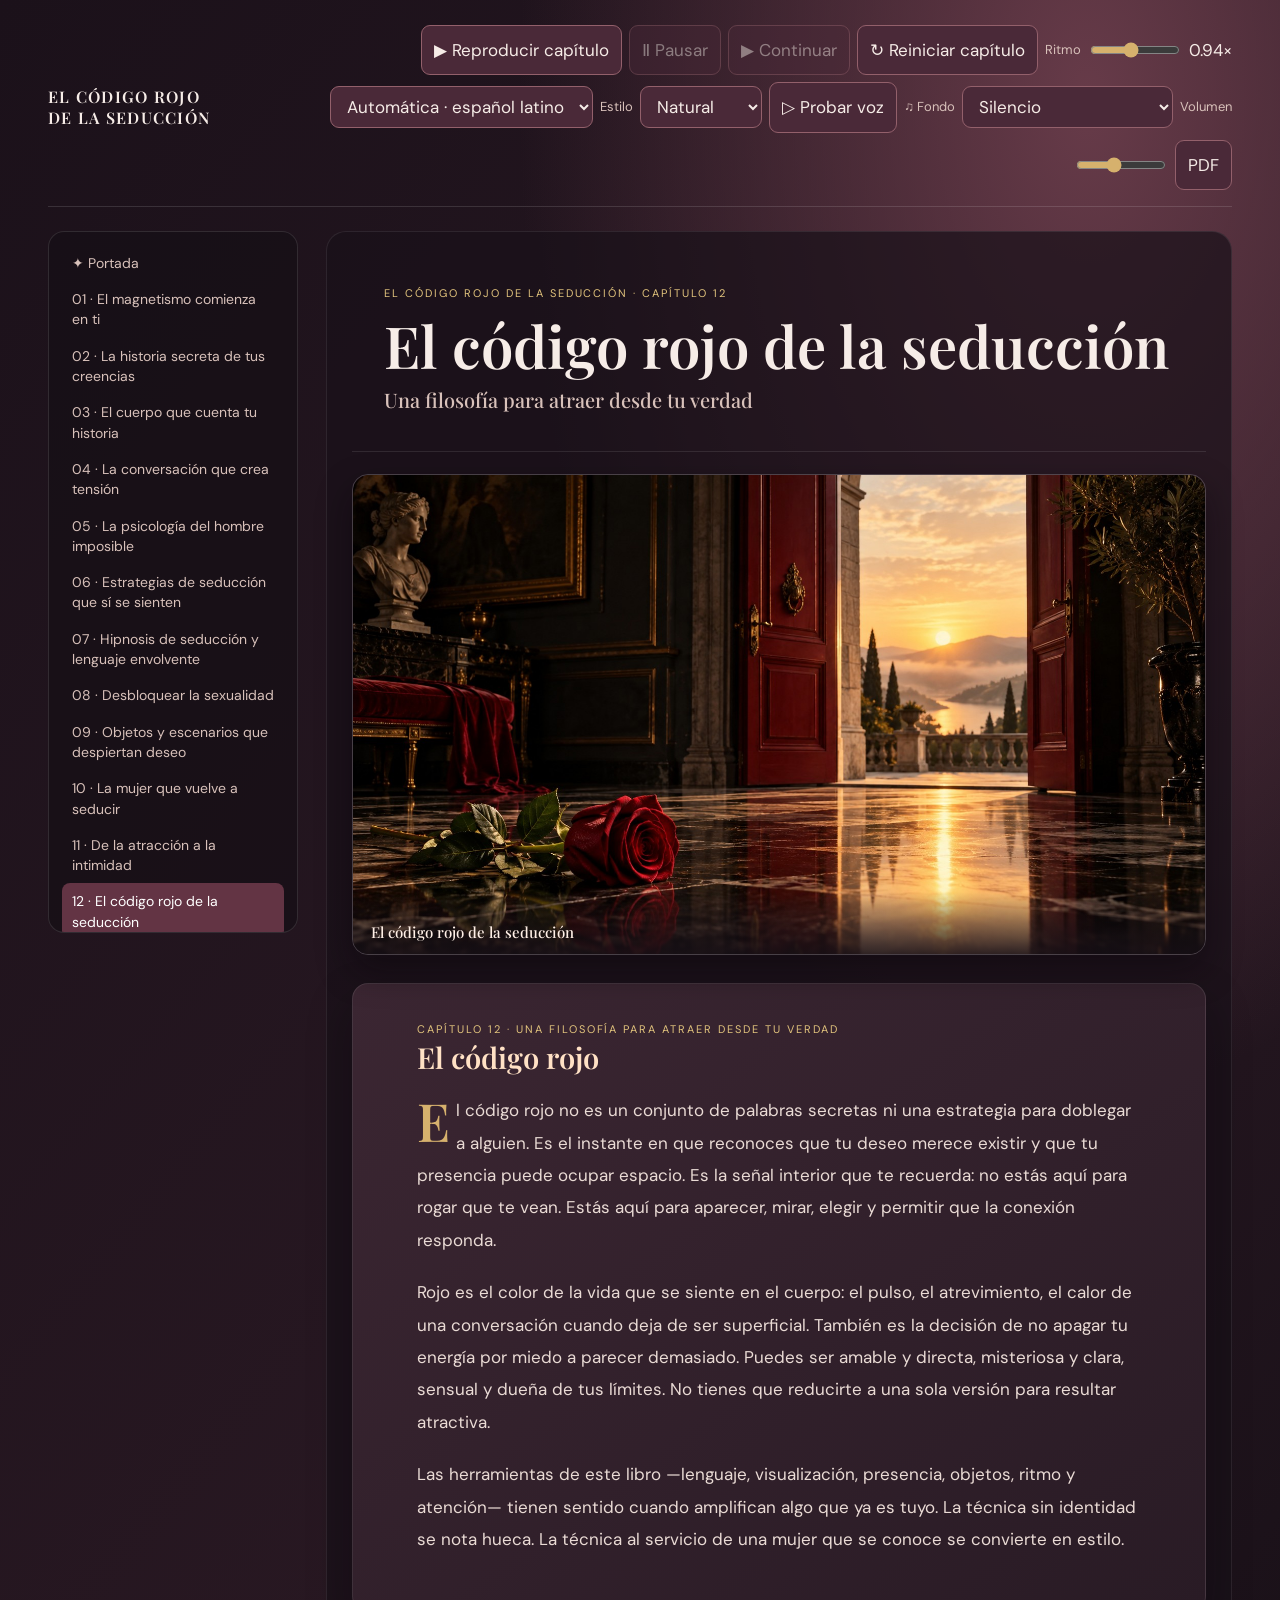
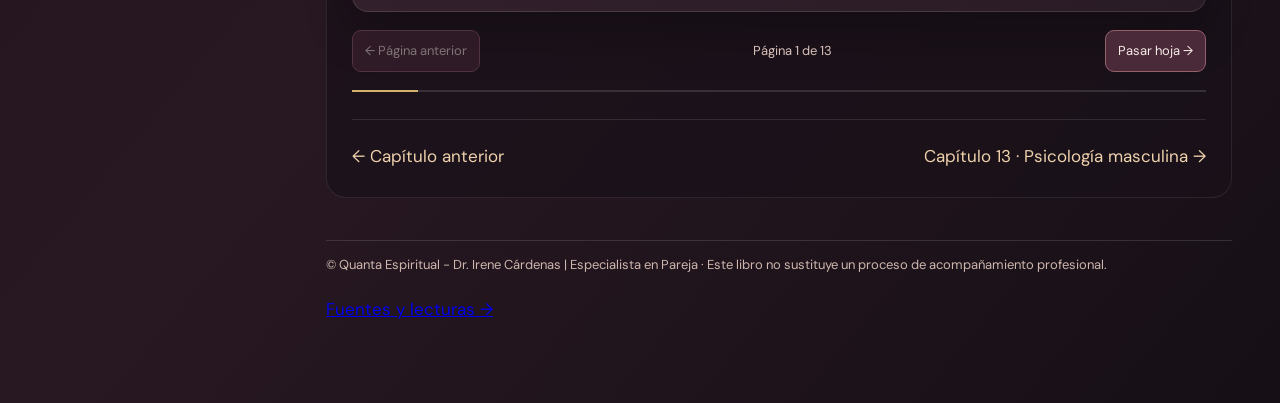
<file: capitulo-12.html>
<!doctype html><html lang="es"><head><meta charset="utf-8"><meta name="viewport" content="width=device-width,initial-scale=1"><title>El código rojo de la seducción · El código rojo de la seducción</title><link rel="stylesheet" href="assets/style.css?v=final-3"></head><body><div class="frame"><header class="top"><a class="brand" href="index.html">EL CÓDIGO ROJO DE LA SEDUCCIÓN</a><div class="controls"><button id="play">▶ Reproducir capítulo</button><button id="pause" disabled>Ⅱ Pausar</button><button id="resume" disabled>▶ Continuar</button><button id="stop">↻ Reiniciar capítulo</button><label for="rate">Ritmo</label><input id="rate" type="range" min="0.55" max="1.45" step="0.05" value="0.94"><span id="rateval">0.94×</span><select id="voice" aria-label="Elegir voz en español"><option value="auto">Voz automática · español latino</option></select><label for="narration">Estilo</label><select id="narration" aria-label="Estilo de narración"><option value="natural">Natural</option><option value="serene">Serena</option><option value="warm">Cálida</option><option value="bright">Expresiva</option></select><button id="voice-preview">▷ Probar voz</button><label for="music">♫ Fondo</label><select id="music" aria-label="Elegir música"><option value="off">Silencio</option><option value="silk">Seda carmesí</option><option value="garden">Jardín dorado</option><option value="velvet">Noche de terciopelo</option><option value="sea">Bruma marina</option><option value="dusk">Rosas al atardecer</option><option value="pulse">Pulso lento</option><option value="glass">Luna en el cristal</option><option value="ember">Fuego suave</option><option value="salon">Salón secreto</option><option value="dawn">Amanecer íntimo</option></select><label for="music-volume">Volumen</label><input id="music-volume" type="range" min="0" max="0.8" step="0.01" value="0.32" aria-label="Volumen de la música"><button onclick="window.print()">PDF</button></div></header><div class="layout"><nav class="nav" aria-label="Contenido"><a href="index.html">✦ Portada</a><a class="" href="capitulo-01.html">01 · El magnetismo comienza en ti</a><a class="" href="capitulo-02.html">02 · La historia secreta de tus creencias</a><a class="" href="capitulo-03.html">03 · El cuerpo que cuenta tu historia</a><a class="" href="capitulo-04.html">04 · La conversación que crea tensión</a><a class="" href="capitulo-05.html">05 · La psicología del hombre imposible</a><a class="" href="capitulo-06.html">06 · Estrategias de seducción que sí se sienten</a><a class="" href="capitulo-07.html">07 · Hipnosis de seducción y lenguaje envolvente</a><a class="" href="capitulo-08.html">08 · Desbloquear la sexualidad</a><a class="" href="capitulo-09.html">09 · Objetos y escenarios que despiertan deseo</a><a class="" href="capitulo-10.html">10 · La mujer que vuelve a seducir</a><a class="" href="capitulo-11.html">11 · De la atracción a la intimidad</a><a class="current" href="capitulo-12.html">12 · El código rojo de la seducción</a><a class="" href="capitulo-13.html">13 · La psicología masculina</a></nav><main><section class="book"><header class="chapter-title"><div class="kicker">El código rojo de la seducción · capítulo 12</div><h1>El código rojo de la seducción</h1><p>Una filosofía para atraer desde tu verdad</p></header><figure class="chapter-art"><img src="assets/capitulo-12.jpg" alt="Ilustración del capítulo: El código rojo de la seducción"><figcaption>El código rojo de la seducción</figcaption></figure><article class="leaf" hidden><div class="kicker">Capítulo 12 · Una filosofía para atraer desde tu verdad</div><h2>El código rojo</h2><p>El código rojo no es un conjunto de palabras secretas ni una estrategia para doblegar a alguien. Es el instante en que reconoces que tu deseo merece existir y que tu presencia puede ocupar espacio. Es la señal interior que te recuerda: no estás aquí para rogar que te vean. Estás aquí para aparecer, mirar, elegir y permitir que la conexión responda.</p><p>Rojo es el color de la vida que se siente en el cuerpo: el pulso, el atrevimiento, el calor de una conversación cuando deja de ser superficial. También es la decisión de no apagar tu energía por miedo a parecer demasiado. Puedes ser amable y directa, misteriosa y clara, sensual y dueña de tus límites. No tienes que reducirte a una sola versión para resultar atractiva.</p><p>Las herramientas de este libro —lenguaje, visualización, presencia, objetos, ritmo y atención— tienen sentido cuando amplifican algo que ya es tuyo. La técnica sin identidad se nota hueca. La técnica al servicio de una mujer que se conoce se convierte en estilo.</p></article><article class="leaf" hidden><div class="kicker">Capítulo 12 · Una filosofía para atraer desde tu verdad</div><h2>Seducir desde la elección</h2><p>Atraer a una pareja no es una operación unilateral. Tú puedes preparar una energía cálida, acercarte, iniciar una conversación, proponer un encuentro y mostrar interés. La otra persona participa con su propia respuesta. La magia de la conexión está precisamente en que no puedes fabricarla a solas.</p><p>La mujer que seduce desde la confianza no se esconde tras la indiferencia ni depende de una lista universal de “lo que quiere un hombre”. Observa a la persona que tiene delante. Cada hombre es distinto, y el encanto aparece cuando la curiosidad por ese individuo supera el deseo de aplicar una fórmula. La autenticidad no renuncia a la estrategia; elige estrategias que le permiten ser más ella.</p><p>Si la seducción parecía perdida, quizá solo estaba cubierta por cansancio, decepción o una historia demasiado estrecha sobre lo que debías ser. Puedes volver a acercarte a ella gradualmente. En cada conversación hay una oportunidad de expresar algo real: una risa, una pregunta, una mirada, una invitación.</p><blockquote class="pull">La confianza no grita: deja de pedir permiso para existir.</blockquote></article><article class="leaf" hidden><div class="kicker">Capítulo 12 · Una filosofía para atraer desde tu verdad</div><h2>La última palabra es tuya</h2><p>Quédate con lo que encienda algo verdadero en ti. Deja atrás la idea de que existe una mujer perfecta que todos los hombres desean, el guion que te obliga a esperar y la creencia de que el amor se obtiene fingiendo no necesitarlo. Tu atractivo no es una ecuación que otra persona debe resolver. Es una presencia que puedes cultivar, una historia que puedes habitar y una forma de encontrarte con el mundo.</p><p>Cuando cierres este libro, elige la vida que quieres proyectar: más curiosa, más visible, más tranquila, más atrevida. No hace falta decirlo en voz alta. Se reconocerá en la manera en que eliges vestirte, mirar, conversar, tocar, escuchar y despedirte. Cada elección irá escribiendo una versión de ti que se siente menos como personaje y más como hogar.</p><p>La seducción empieza cuando vuelves a ti. Después, si alguien se acerca, podrá conocer no una promesa, sino una mujer presente: con deseo, con imaginación y con una energía que no necesita pedir disculpas por iluminar.</p></article><article class="leaf extra-prose" hidden><div class="kicker">El código rojo de la seducción · capítulo 12</div><h2>El código como integración</h2><p>El código rojo no es una serie de pasos que garantizan una conquista. Es la imagen de una energía integrada: reconocer lo que deseas, valorar quién eres y relacionarte desde una presencia que no se divide entre perseguir y esconderse. La seguridad personal le da forma a esa energía, pero no decide por otra persona. Cada encuentro mantiene algo de misterio porque dos voluntades se conocen sin saber de antemano en qué se convertirán.</p><p>La imaginación aporta color, el lenguaje aporta dirección y la sensualidad devuelve al cuerpo su capacidad de disfrutar. Cuando esos elementos se encuentran, la seducción deja de ser una actuación para producir un resultado y se vuelve una manera de estar en el mundo. Puedes mostrar interés y conservar autonomía, acercarte y seguir observando, dejarte sorprender sin entregar a la fantasía toda tu capacidad de discernimiento.</p><p>Esa filosofía no hace que todas las historias prosperen. Hace posible que una historia se viva con más presencia. A veces el desenlace será una relación; otras, una noche interesante, una amistad o la certeza de que no había compatibilidad. En cada caso, tu valor no depende de cuánto dure el vínculo. Permanece en la forma en que fuiste capaz de desear sin abandonarte.</p></article><article class="leaf extra-prose" hidden><div class="kicker">El código rojo de la seducción · capítulo 12</div><h2>Lo que atraes y lo que eliges</h2><p>Hablar de atraer puede sugerir que basta con proyectar la energía correcta para que aparezca quien deseas. La vida afectiva tiene más variables: circunstancias, disponibilidad, preferencias y decisiones que no controlas. Tu autoconfianza influye en cómo te presentas y en las relaciones que estás dispuesta a explorar. Es una capacidad poderosa precisamente porque está en tu campo de acción; no necesita transformarse en promesa de dominio sobre el resultado.</p><p>La elección mutua transforma la atracción en relación. Puedes sentir una química intensa y descubrir que no compartes valores o expectativas. También puedes conocer a alguien de forma tranquila y percibir cómo crece el interés cuando hay cuidado y curiosidad. Ninguna de esas rutas invalida la otra. Lo importante es que el deseo tenga espacio para convivir con la observación de quién es esa persona en su vida real.</p><p>Tu historia sigue después del último capítulo. Cada experiencia puede ofrecer información sobre tus preferencias, tus límites y aquello que te hace sentir más viva. No es una evaluación permanente ni una tarea de perfeccionamiento. Es conocimiento acumulado que te permite entrar a una relación futura con una voz más propia y con menos necesidad de ser una versión universalmente deseable.</p></article><article class="leaf extra-prose" hidden><div class="kicker">El código rojo de la seducción · capítulo 12</div><h2>El código como integración</h2><p>El código rojo no es una serie de pasos que garantizan una conquista. Es la imagen de una energía integrada: reconocer lo que deseas, valorar quién eres y relacionarte desde una presencia que no se divide entre perseguir y esconderse. La seguridad personal le da forma a esa energía, pero no decide por otra persona. Cada encuentro mantiene algo de misterio porque dos voluntades se conocen sin saber de antemano en qué se convertirán.</p><p>La imaginación aporta color, el lenguaje aporta dirección y la sensualidad devuelve al cuerpo su capacidad de disfrutar. Cuando esos elementos se encuentran, la seducción deja de ser una actuación para producir un resultado y se vuelve una manera de estar en el mundo. Puedes mostrar interés y conservar autonomía, acercarte y seguir observando, dejarte sorprender sin entregar a la fantasía toda tu capacidad de discernimiento.</p><p>Esa filosofía no hace que todas las historias prosperen. Hace posible que una historia se viva con más presencia. A veces el desenlace será una relación; otras, una noche interesante, una amistad o la certeza de que no había compatibilidad. En cada caso, tu valor no depende de cuánto dure el vínculo. Permanece en la forma en que fuiste capaz de desear sin abandonarte.</p></article><article class="leaf extra-prose" hidden><div class="kicker">El código rojo de la seducción · capítulo 12</div><h2>Lo que atraes y lo que eliges</h2><p>Hablar de atraer puede sugerir que basta con proyectar la energía correcta para que aparezca quien deseas. La vida afectiva tiene más variables: circunstancias, disponibilidad, preferencias y decisiones que no controlas. Tu autoconfianza influye en cómo te presentas y en las relaciones que estás dispuesta a explorar. Es una capacidad poderosa precisamente porque está en tu campo de acción; no necesita transformarse en promesa de dominio sobre el resultado.</p><p>La elección mutua transforma la atracción en relación. Puedes sentir una química intensa y descubrir que no compartes valores o expectativas. También puedes conocer a alguien de forma tranquila y percibir cómo crece el interés cuando hay cuidado y curiosidad. Ninguna de esas rutas invalida la otra. Lo importante es que el deseo tenga espacio para convivir con la observación de quién es esa persona en su vida real.</p><p>Tu historia sigue después del último capítulo. Cada experiencia puede ofrecer información sobre tus preferencias, tus límites y aquello que te hace sentir más viva. No es una evaluación permanente ni una tarea de perfeccionamiento. Es conocimiento acumulado que te permite entrar a una relación futura con una voz más propia y con menos necesidad de ser una versión universalmente deseable.</p></article><article class="leaf extra-prose" data-added="final2-12-1" hidden><div class="kicker">El código rojo de la seducción · capítulo 12</div><h2>El deseo como brújula</h2><p>El deseo ofrece una dirección, aunque no siempre una instrucción literal. Puede señalar que extrañas el juego, que anhelas ternura o que quieres volver a sentirte vista. Escucharlo permite descubrir qué necesidad acompaña la atracción. A veces se dirige hacia una persona concreta; otras revela una energía que también puede recuperarse en tu vida cotidiana.</p><p>No tienes que satisfacer cada deseo apenas aparece. Puedes reconocerlo y decidir qué relación quieres tener con él. Esa pausa no es represión: es libertad. La atracción se vuelve más consciente cuando convive con tus valores, tus planes y el trato que deseas recibir. El deseo abre una posibilidad; tu criterio decide si quieres recorrerla.</p></article><article class="leaf extra-prose" data-added="final2-12-2" hidden><div class="kicker">El código rojo de la seducción · capítulo 12</div><h2>La elección mutua</h2><p>La atracción inicia un movimiento, pero una relación toma forma cuando ambas personas participan. Una sola no puede sostener indefinidamente la conversación, la iniciativa y el cuidado. Reconocerlo impide que la seducción se convierta en un esfuerzo para conquistar a alguien que permanece al margen. La conexión requiere respuesta de los dos lados, aunque cada cual la exprese de una forma distinta.</p><p>Elegirse mutuamente no significa prometer permanencia desde el primer encuentro. Significa actuar con suficiente sinceridad para que la otra persona pueda decidir. Una invitación clara, una respuesta congruente y un interés que se renueva permiten avanzar con menos adivinanzas. El vínculo se descubre paso a paso, sin que una persona sacrifique su voz para sostenerlo.</p></article><article class="leaf extra-prose" data-added="final2-12-3" hidden><div class="kicker">El código rojo de la seducción · capítulo 12</div><h2>La energía que se proyecta</h2><p>La energía personal se proyecta en detalles sencillos: la forma de escuchar, expresar gusto y ocupar tu lugar. No es una fuerza invisible que obliga a otro a sentir atracción. Es la impresión que surge de tu presencia, tus valores y la coherencia entre lo que haces y comunicas.</p><p>Cuando estás conectada contigo, la postura se relaja, la voz encuentra su ritmo y el interés puede expresarse sin exageración. No necesitas fabricar un aura de misterio. Basta con tener una vida y una perspectiva propias y permitir que aparezcan en el encuentro. Esa autenticidad puede atraer a algunas personas y no a otras; su valor no depende de gustarle a todos.</p></article><article class="leaf extra-prose" data-added="final2-12-4" hidden><div class="kicker">El código rojo de la seducción · capítulo 12</div><h2>Sensualidad y autoconfianza</h2><p>La sensualidad devuelve al cuerpo su capacidad de sentir; la autoconfianza permite habitarlo sin pedir permiso a cada mirada. Juntas generan una presencia cálida y firme. No dependen de una talla, una edad o una forma de vestir. Surgen cuando lo que eliges expresar te resulta congruente y puedes disfrutar tu experiencia sin convertirla en una representación para convencer a alguien.</p><p>Esa manera de estar puede facilitar el acercamiento, porque comunica apertura sin prometer disponibilidad. También te permite retirarte o cambiar de ritmo si algo ya no se siente bien. La seguridad no es estar abierta a todo; es confiar en que puedes reconocer lo que deseas y actuar de acuerdo con ello.</p></article><article class="leaf extra-prose" data-added="final2-12-5" hidden><div class="kicker">El código rojo de la seducción · capítulo 12</div><h2>El magnetismo con raíces</h2><p>El magnetismo duradero tiene raíces en tus intereses, tus relaciones importantes y la vida que construyes cuando nadie te mira. Esas raíces aportan estabilidad mientras aparece una atracción nueva. También dan profundidad a la conversación, porque compartes experiencias que no existen solo para adornar una cita.</p><p>Una persona magnética no tiene que ocupar siempre el centro. Puede escuchar, entusiasmarse y mostrar vulnerabilidad serena. La confianza no exige intensidad constante. A veces se expresa en la calma de una habitación, sin apresurarte a llenar cada silencio para confirmar que sigues siendo interesante.</p></article><article class="leaf extra-prose" data-added="final2-12-6" hidden><div class="kicker">El código rojo de la seducción · capítulo 12</div><h2>La seducción después del enamoramiento</h2><p>El enamoramiento puede cambiar de ritmo cuando aparece la familiaridad. El deseo puede transformarse en una atención más informada y profunda. Mirar a tu pareja con curiosidad, en vez de asumir que ya conoces todas sus respuestas, permite descubrir cambios y deseos nuevos. La seducción se renueva cuando ambos vuelven a presentarse como personas vivas, no como papeles fijos.</p><p>Una invitación inesperada, una conversación íntima o una experiencia compartida pueden abrir esa curiosidad. No hace falta recrear el vértigo inicial. La intimidad duradera tiene otros placeres: confianza, humor privado y libertad para crecer. El deseo encuentra allí una mezcla singular de seguridad y novedad que puede ser tan atractiva como el comienzo.</p></article><div class="pager"><button id="prev">← Página anterior</button><span id="leafcount">Página 1 de 13</span><button id="next">Pasar hoja →</button></div><div class="progress"><i id="progress"></i></div><div class="chapter-nav"><a href="capitulo-11.html">← Capítulo anterior</a><a href="capitulo-13.html">Capítulo 13 · Psicología masculina →</a></div></section><footer class="note">© Quanta Espiritual - Dr. Irene Cárdenas | Especialista en Pareja · Este libro no sustituye un proceso de acompañamiento profesional.</footer><p class="source-link"><a href="fuentes-y-lecturas.html">Fuentes y lecturas →</a></p></main></div></div><script src="assets/audiolibro.js?v=male-voice-2"></script></body></html>
</file>
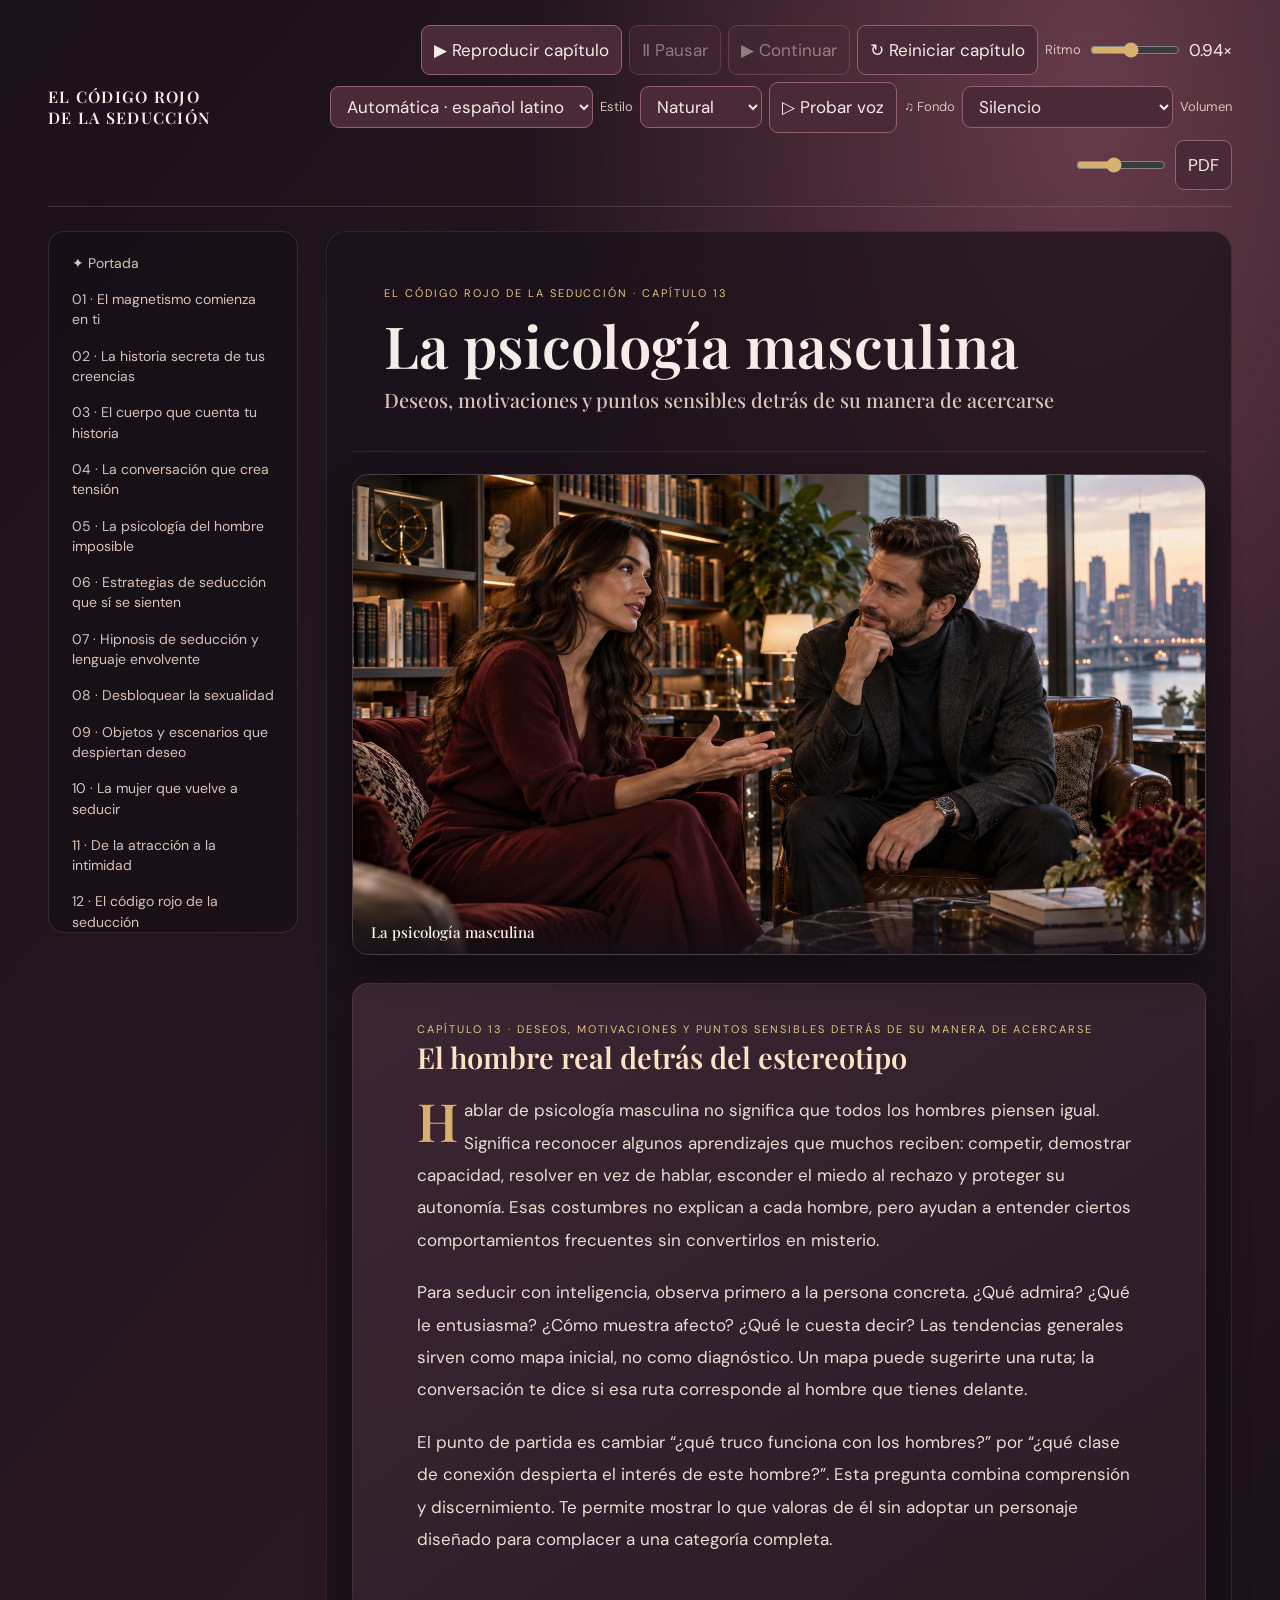
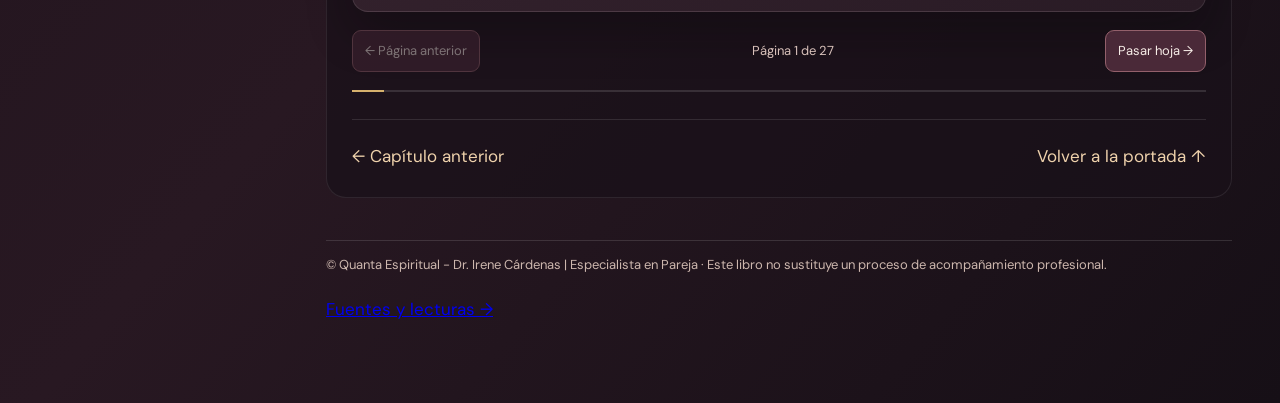
<file: capitulo-13.html>
<!doctype html><html lang="es"><head><meta charset="utf-8"><meta name="viewport" content="width=device-width,initial-scale=1"><title>La psicología masculina · El código rojo de la seducción</title><link rel="stylesheet" href="assets/style.css?v=final-3"></head><body><div class="frame"><header class="top"><a class="brand" href="index.html">EL CÓDIGO ROJO DE LA SEDUCCIÓN</a><div class="controls"><button id="play">▶ Reproducir capítulo</button><button id="pause" disabled>Ⅱ Pausar</button><button id="resume" disabled>▶ Continuar</button><button id="stop">↻ Reiniciar capítulo</button><label for="rate">Ritmo</label><input id="rate" type="range" min="0.55" max="1.45" step="0.05" value="0.94"><span id="rateval">0.94×</span><select id="voice" aria-label="Elegir voz en español"><option value="auto">Voz automática · español latino</option></select><label for="narration">Estilo</label><select id="narration" aria-label="Estilo de narración"><option value="natural">Natural</option><option value="serene">Serena</option><option value="warm">Cálida</option><option value="bright">Expresiva</option></select><button id="voice-preview">▷ Probar voz</button><label for="music">♫ Fondo</label><select id="music" aria-label="Elegir música"><option value="off">Silencio</option><option value="silk">Seda carmesí</option><option value="garden">Jardín dorado</option><option value="velvet">Noche de terciopelo</option><option value="sea">Bruma marina</option><option value="dusk">Rosas al atardecer</option><option value="pulse">Pulso lento</option><option value="glass">Luna en el cristal</option><option value="ember">Fuego suave</option><option value="salon">Salón secreto</option><option value="dawn">Amanecer íntimo</option></select><label for="music-volume">Volumen</label><input id="music-volume" type="range" min="0" max="0.8" step="0.01" value="0.32" aria-label="Volumen de la música"><button onclick="window.print()">PDF</button></div></header><div class="layout"><nav class="nav" aria-label="Contenido"><a href="index.html">✦ Portada</a><a class="" href="capitulo-01.html">01 · El magnetismo comienza en ti</a><a class="" href="capitulo-02.html">02 · La historia secreta de tus creencias</a><a class="" href="capitulo-03.html">03 · El cuerpo que cuenta tu historia</a><a class="" href="capitulo-04.html">04 · La conversación que crea tensión</a><a class="" href="capitulo-05.html">05 · La psicología del hombre imposible</a><a class="" href="capitulo-06.html">06 · Estrategias de seducción que sí se sienten</a><a class="" href="capitulo-07.html">07 · Hipnosis de seducción y lenguaje envolvente</a><a class="" href="capitulo-08.html">08 · Desbloquear la sexualidad</a><a class="" href="capitulo-09.html">09 · Objetos y escenarios que despiertan deseo</a><a class="" href="capitulo-10.html">10 · La mujer que vuelve a seducir</a><a class="" href="capitulo-11.html">11 · De la atracción a la intimidad</a><a class="" href="capitulo-12.html">12 · El código rojo de la seducción</a><a class="current" href="capitulo-13.html">13 · La psicología masculina</a></nav><main><section class="book"><header class="chapter-title"><div class="kicker">El código rojo de la seducción · capítulo 13</div><h1>La psicología masculina</h1><p>Deseos, motivaciones y puntos sensibles detrás de su manera de acercarse</p></header><figure class="chapter-art"><img src="assets/capitulo-13.jpg" alt="Ilustración del capítulo: La psicología masculina"><figcaption>La psicología masculina</figcaption></figure><article class="leaf" hidden><div class="kicker">Capítulo 13 · Deseos, motivaciones y puntos sensibles detrás de su manera de acercarse</div><h2>El hombre real detrás del estereotipo</h2><p>Hablar de psicología masculina no significa que todos los hombres piensen igual. Significa reconocer algunos aprendizajes que muchos reciben: competir, demostrar capacidad, resolver en vez de hablar, esconder el miedo al rechazo y proteger su autonomía. Esas costumbres no explican a cada hombre, pero ayudan a entender ciertos comportamientos frecuentes sin convertirlos en misterio.</p><p>Para seducir con inteligencia, observa primero a la persona concreta. ¿Qué admira? ¿Qué le entusiasma? ¿Cómo muestra afecto? ¿Qué le cuesta decir? Las tendencias generales sirven como mapa inicial, no como diagnóstico. Un mapa puede sugerirte una ruta; la conversación te dice si esa ruta corresponde al hombre que tienes delante.</p><p>El punto de partida es cambiar “¿qué truco funciona con los hombres?” por “¿qué clase de conexión despierta el interés de este hombre?”. Esta pregunta combina comprensión y discernimiento. Te permite mostrar lo que valoras de él sin adoptar un personaje diseñado para complacer a una categoría completa.</p></article><article class="leaf" hidden><div class="kicker">Capítulo 13 · Deseos, motivaciones y puntos sensibles detrás de su manera de acercarse</div><h2>Respeto y reconocimiento: sentirse visto</h2><p>A muchos hombres les resulta profundamente atractivo ser reconocidos por algo que ellos mismos valoran: su criterio, humor, disciplina, creatividad o manera de cuidar. Recibir atención específica puede tocar un punto sensible porque la vida cotidiana a veces los reduce a lo que producen o resuelven. Un cumplido que demuestra que observaste su forma de ser puede quedarse más tiempo que una frase genérica.</p><p>La diferencia está en la autenticidad. “Admiro cómo sostuviste esa conversación sin ponerte a la defensiva” reconoce una conducta concreta. “Eres el hombre más increíble del planeta” puede sonar grandioso, pero si no hay una observación detrás pierde fuerza. La mirada seductora detecta detalles y los nombra con calidez, sin convertir el elogio en una transacción.</p><p>El respeto no exige admiración incondicional ni silencio ante lo que te incomoda. Puedes reconocer una cualidad y mantener criterio propio. De hecho, una mujer que distingue lo que admira, lo expresa con libertad y conserva sus opiniones suele resultar más interesante que alguien que aprueba automáticamente todo lo que él dice.</p><blockquote class="pull">La confianza no grita: deja de pedir permiso para existir.</blockquote></article><article class="leaf" hidden><div class="kicker">Capítulo 13 · Deseos, motivaciones y puntos sensibles detrás de su manera de acercarse</div><h2>Competencia y propósito: el deseo de sentirse capaz</h2><p>Muchos hombres aprenden a enlazar identidad con competencia: saber resolver, ser confiables, tener una dirección o destacar en algo. Esa motivación puede expresarse en el trabajo, el deporte, un oficio, el cuidado de su familia o una afición. Preguntar por aquello que le importa abre una conversación con más energía que enfocarse solo en su cargo o en sus logros visibles.</p><p>El interés se vuelve seductor cuando puedes escuchar la pasión, no únicamente el resultado. “¿Qué te llevó a interesarte en eso?” invita a contar el origen. “¿Qué parte te sigue sorprendiendo?” permite que aparezca su entusiasmo. Si responde con orgullo, puedes compartir lo que te gusta de su manera de hablar del tema. La admiración se vuelve íntima cuando atiende al proceso, la disciplina o la imaginación.</p><p>Este punto sensible no es una palanca para fingir indefensión y hacerlo sentir necesario. La conexión más sólida reconoce su capacidad sin reducirlo a proveedor o solucionador. Puedes valorar que te ayude y, a la vez, mostrar que también tienes recursos propios. Dos personas competentes pueden cuidarse mutuamente sin competir por quién necesita menos.</p></article><article class="leaf" hidden><div class="kicker">Capítulo 13 · Deseos, motivaciones y puntos sensibles detrás de su manera de acercarse</div><h2>Autonomía: espacio para acercarse por elección</h2><p>La autonomía suele ser importante para hombres que fueron educados para proteger independencia y evitar sentirse controlados. Si alguien interpreta cada mensaje como obligación de respuesta inmediata o cada plan como prueba de amor, puede retraerse incluso cuando existe interés. Una conexión atractiva deja lugar para que cada persona conserve amistades, proyectos y tiempos propios.</p><p>El espacio no es una táctica de escasez. No desapareces para provocar ansiedad ni demoras a propósito para parecer inalcanzable. Simplemente mantienes una vida real y permites que él también la tenga. Entonces cada encuentro es una elección renovada, no el cumplimiento de una demanda constante.</p><p>La autonomía también explica por qué una invitación clara puede ser más atractiva que la presión. “Me gustaría verte el sábado; si ya tienes planes, buscamos otro día” comunica deseo y margen. La frase invita; no administra culpa. Un hombre que se acerca desde su propia decisión suele invertir más sinceridad que uno empujado por el temor a una reacción.</p></article><article class="leaf" hidden><div class="kicker">Capítulo 13 · Deseos, motivaciones y puntos sensibles detrás de su manera de acercarse</div><h2>Vulnerabilidad que busca seguridad</h2><p>La vulnerabilidad masculina puede ser más discreta de lo que los estereotipos sugieren. A veces aparece como humor, como una historia sobre una etapa difícil, como una pausa antes de responder o como admitir que algo le preocupa. Muchos han aprendido a protegerse de la burla o de la sensación de perder autoridad. Por eso la seguridad emocional puede ser un punto decisivo.</p><p>Cuando comparte algo personal, escuchar sin ridiculizarlo ni apresurarse a solucionarlo crea confianza. Puedes agradecer que te lo haya contado y preguntar qué necesita: ser escuchado, pensar opciones o dejarlo ahí por ahora. Esa respuesta le muestra que la intimidad no exige que entregue más de lo que desea ni que tú te conviertas en terapeuta.</p><p>La vulnerabilidad tampoco es una invitación a probar cuánto dolor soportas ni a confiar de inmediato. La confianza se verifica con consistencia y cuidado mutuo. Puedes ser cálida y mantener límites. El hombre que valora una conexión adulta suele apreciar que sepas acompañar sin desaparecer dentro de sus problemas.</p></article><article class="leaf" hidden><div class="kicker">Capítulo 13 · Deseos, motivaciones y puntos sensibles detrás de su manera de acercarse</div><h2>Deseo y lenguaje corporal: la presencia también habla</h2><p>La atracción física puede despertar atención, pero el atractivo de una mujer completa suele combinar presencia, actitud y manera de relacionarse. La mirada sostenida un instante, una sonrisa que aparece en respuesta a él o un comentario coqueto pueden comunicar que existe interés. Los gestos sutiles invitan a continuar y le permiten contestar con sus propias señales.</p><p>Muchos hombres son sensibles a sentirse deseados, aunque no siempre lo admitan con facilidad. Un mensaje claro —“me gusta cómo me haces reír”, “tenía ganas de volver a verte”— puede quitar ambigüedad y resultar intensamente atractivo. Mostrar deseo no te quita poder; te permite descubrir si la otra persona sabe recibirlo y corresponderlo.</p><p>No existe una lista universal de estímulos que funcione con todos. Para uno puede ser una conversación ingeniosa; para otro, el contacto visual; para otro, compartir una actividad. La lectura del contexto y la comunicación directa te permiten descubrir el código personal de cada hombre con más precisión que cualquier teoría general.</p></article><article class="leaf" hidden><div class="kicker">Capítulo 13 · Deseos, motivaciones y puntos sensibles detrás de su manera de acercarse</div><h2>Estatus, orgullo y comparación</h2><p>La autoestima de algunos hombres está muy ligada a cómo creen que los demás los evalúan. El estatus, el éxito o la competencia pueden volverse una armadura cuando sienten que deben estar siempre a la altura. Detrás de una presentación segura a veces conviven el temor de parecer insuficientes y el deseo de ser respetados sin tener que demostrarlo todo el tiempo.</p><p>La seducción no consiste en inflar su ego para después dirigirlo. Consiste en no confundir su orgullo con su esencia. Puedes celebrar un logro sin convertirlo en una jerarquía, escuchar una ambición sin asumir que tienes que competir y expresar tus propios éxitos sin disculparte. La admiración mutua tiene más tensión que el juego de quién vale más.</p><p>Si se muestra presuntuoso, la respuesta no tiene que ser adulación ni ataque. Una observación ligera o una pregunta que lleve la conversación a algo más personal puede revelar cómo se relaciona cuando no está actuando para impresionar. El hombre confiado suele tolerar la autenticidad; el que depende de la validación puede resistirse. Esa diferencia también te informa.</p></article><article class="leaf" hidden><div class="kicker">Capítulo 13 · Deseos, motivaciones y puntos sensibles detrás de su manera de acercarse</div><h2>El temor al rechazo y la iniciativa</h2><p>Aunque la cultura espere que el hombre dé el primer paso, muchos temen interpretar mal las señales o quedar expuestos. Un gesto cálido y legible facilita el acercamiento: una mirada amable, una pregunta que abre conversación o una invitación a continuarla. No tienes que jugar a estar desinteresada para parecer valiosa.</p><p>La claridad reduce una dificultad muy frecuente: no saber si el interés es mutuo. Puedes expresar atracción en pequeñas dosis y observar la respuesta. Si él responde con curiosidad, propone algo o sostiene el contacto, la interacción avanza. Si no, obtienes información sin pasar semanas descifrando un silencio.</p><p>Dar el primer paso puede ser especialmente atractivo porque rompe una expectativa antigua y demuestra agencia. No implica cargar con toda la relación. La reciprocidad se verá después, en si él también busca, escucha, propone y cumple. La iniciativa abre la puerta; ambos deciden si quieren cruzarla.</p></article><article class="leaf" hidden><div class="kicker">Capítulo 13 · Deseos, motivaciones y puntos sensibles detrás de su manera de acercarse</div><h2>Cómo procesa la emoción y la conversación</h2><p>Algunos hombres expresan emoción hablando de hechos, planes o soluciones antes de nombrar cómo se sienten. Otros son verbalmente muy abiertos. Preguntar sin acusación permite descubrir su estilo: “¿cómo te cayó esa situación?” puede resultar más accesible que “¿por qué nunca hablas de tus sentimientos?”. El tono de curiosidad evita que la conversación se sienta como un examen.</p><p>El silencio no siempre significa falta de afecto. Puede ser reflexión, cansancio, costumbre o dificultad para encontrar palabras. Al mismo tiempo, una relación no puede sostenerse eternamente en la interpretación. Puedes explicar qué tipo de comunicación te ayuda y escuchar qué necesita él. Aprender el estilo mutuo no significa aceptar una ausencia crónica de reciprocidad.</p><p>La conversación emocional suele mejorar con seguridad y ritmo. Si cada confesión recibe una crítica, es probable que la persona se cierre; si cada silencio es tratado con paciencia infinita, la necesidad de conexión queda sin respuesta. Encontrar el medio significa crear espacio y también pedir participación.</p></article><article class="leaf" hidden><div class="kicker">Capítulo 13 · Deseos, motivaciones y puntos sensibles detrás de su manera de acercarse</div><h2>Lo que acerca y lo que aleja</h2><p>Suele acercar la combinación de admiración real, humor, autonomía, contacto visual cálido y comunicación que no humilla. Suele alejar la crítica constante, la comparación diseñada para provocar celos, el desprecio por sus intereses o la sensación de que cualquier error se convertirá en una prueba de su valor. Estas tendencias no son reglas rígidas, pero ayudan a entender por qué algunas dinámicas abren y otras cierran.</p><p>El punto flojo no es necesariamente un defecto que debas explotar; a menudo es una necesidad humana no dicha: sentirse visto, competente, deseado, libre y respetado. Cuando reconoces qué necesidad importa para él, puedes acercarte de una forma que resuene. La seducción funciona mejor cuando esa atención también tiene espacio para tus propias necesidades.</p><p>Comprender a un hombre no significa adaptarte a todos sus deseos. Significa leer mejor cómo se construye su confianza, qué le despierta curiosidad y qué le hace bajar la guardia, para después decidir si el vínculo que surge te gusta. Conocer su psicología te da más opciones, no una obligación de agradarle.</p></article><article class="leaf" hidden><div class="kicker">Capítulo 13 · Deseos, motivaciones y puntos sensibles detrás de su manera de acercarse</div><h2>Un mapa para conocer al hombre concreto</h2><p>Observa cuatro áreas a lo largo del tiempo: qué valora, cómo expresa interés, cómo responde a la autonomía y cómo repara los malentendidos. Esos patrones dicen más que una pose, una frase brillante o una primera impresión. Alguien puede hablar con seguridad y ser reservado; puede parecer distante y luego mostrar cuidado constante. El contexto aporta matices.</p><p>Puedes iniciar el encuentro con curiosidad, reflejar de manera natural su energía, reconocer algo que admiras y proponer una experiencia compartida. Después observa si él también participa. La atracción empieza cuando se cruzan dos atenciones: la tuya, que ve sus particularidades, y la de él, que se interesa por las tuyas.</p><p>La psicología masculina no es un código que te obliga a descifrar hombres como acertijos. Es una perspectiva que ayuda a comprender motivaciones frecuentes: respeto, propósito, autonomía, deseo, pertenencia y seguridad. Con esa comprensión puedes seducir con mayor precisión, recuperar tu confianza y acercarte al hombre imposible sin dejar de mirar si, detrás de la fantasía, existe realmente un hombre que vale la pena conocer.</p></article><article class="leaf extra-prose" hidden><div class="kicker">El código rojo de la seducción · capítulo 13</div><h2>Más allá de la armadura masculina</h2><p>Muchos hombres aprenden desde pequeños que la admiración llega cuando muestran competencia, control y capacidad para resolver. En algunas familias la ternura se expresa mediante acciones; en otras, hablar de miedo o tristeza se considera una debilidad. Esas reglas no describen a todos los hombres, pero pueden influir en la forma de pedir ayuda, de expresar afecto o de retirarse durante un conflicto. Comprender la historia social ayuda a leer la conducta sin convertirla en destino biológico.</p><p>Una armadura puede parecer seguridad y, al mismo tiempo, ocultar temor a fallar, ser ridiculizado o no estar a la altura. Ese temor no autoriza a diagnosticar lo que un hombre siente cada vez que guarda silencio. Es una hipótesis que puede invitar a una conversación: cómo aprendió a manejar la presión, qué le resulta difícil decir y qué tipo de respuesta le ayuda a permanecer presente. La respuesta concreta siempre importa más que la teoría general.</p><p>La seguridad emocional no consiste en tratarlo como un niño ni en evitar todo desacuerdo para proteger su orgullo. Consiste en hablar con respeto y esperar la misma consideración de vuelta. Reconocer un esfuerzo sincero puede ser poderoso, igual que lo es para cualquier persona; la diferencia está en que el reconocimiento sea específico y verdadero. La admiración que se construye sobre hechos crea cercanía, mientras que la aprobación usada como moneda tiende a volver frágil el vínculo.</p></article><article class="leaf extra-prose" hidden><div class="kicker">El código rojo de la seducción · capítulo 13</div><h2>Respeto, capacidad y sentido de propósito</h2><p>Para muchos hombres, sentirse respetados incluye que se tome en serio su criterio y que se reconozca el esfuerzo puesto en lo que valoran. Eso no significa que una pareja deba ceder su propio juicio ni hacerse pequeña. El respeto mutuo permite admirar capacidades diferentes, intercambiar ideas y disentir sin usar la humillación como arma. En una relación seductora, la atención específica suele tener más fuerza que los elogios automáticos: nombrar qué cualidad te inspira confianza, qué decisión te pareció valiente o qué habilidad disfrutas observar.</p><p>El sentido de propósito también ocupa un lugar importante en muchas biografías masculinas. Puede expresarse en el trabajo, la creación, el cuidado de la familia, el deporte o una causa. No todos ordenan su identidad del mismo modo, y una carrera prestigiosa no garantiza profundidad. Sin embargo, preguntar por aquello que lo mueve puede revelar su relación con el éxito, la frustración y el tiempo. Ahí aparece una conversación distinta del simple intercambio de datos biográficos.</p><p>Cuando una persona siente que solo la valoran por lo que produce, puede tener dificultades para descansar o recibir cuidado. Una relación íntima ofrece otra mirada: reconocer quién es también cuando no está resolviendo algo. La intimidad crece si el espacio para el propósito no se convierte en excusa para desaparecer, y si la cercanía no exige abandonar todo aquello que da sentido a la vida personal.</p></article><article class="leaf extra-prose" hidden><div class="kicker">El código rojo de la seducción · capítulo 13</div><h2>Autonomía, distancia y cercanía</h2><p>Algunos hombres protegen con intensidad su autonomía porque la asocian con identidad, competencia o libertad. Esa necesidad puede convivir con un deseo profundo de vínculo. La cercanía sana no exige fusión: dos personas pueden extrañarse, elegir tiempo separado y aun así mantenerse disponibles. La dificultad aparece cuando cada gesto de independencia se interpreta como rechazo o, en el extremo opuesto, cuando la independencia se usa para evitar toda responsabilidad afectiva.</p><p>Una mujer puede mostrar interés sin convertirlo en persecución. Una invitación clara y la posibilidad de una respuesta auténtica mantienen la dignidad de ambas partes. Si él necesita tiempo, puede expresarlo; si tú necesitas continuidad, también puedes nombrarla. El equilibrio no se obtiene descifrando una fórmula masculina, sino negociando expectativas entre dos personas concretas que quizá tienen historias diferentes con la intimidad.</p><p>El espacio entre encuentros puede ser saludable cuando conserva un hilo de consideración. No es lo mismo tener una vida propia que desaparecer cada vez que la relación se vuelve más cercana. La diferencia se aprecia en la consistencia: si hay claridad, si se retoman conversaciones, si los acuerdos se cumplen. Observar esos patrones por un periodo razonable revela más que intentar deducir una intención a partir de una sola demora.</p></article><article class="leaf extra-prose" hidden><div class="kicker">El código rojo de la seducción · capítulo 13</div><h2>Vulnerabilidad y miedo al rechazo</h2><p>El deseo de aprobación atraviesa a hombres y mujeres, aunque las reglas sociales pueden enseñarles formas distintas de ocultarlo. Un hombre puede temer parecer inexperto, depender demasiado o no estar a la altura de una expectativa sexual. A veces el temor se disfraza de humor, fanfarronería o distancia. Otras veces aparece como una pregunta directa. Ninguna señal es universal, pero una conversación respetuosa permite que la persona explique su experiencia en lugar de que alguien la adivine por ella.</p><p>La atracción se vuelve más profunda cuando ambos pueden mostrar algo imperfecto sin que eso se convierta en munición. Compartir una inseguridad pequeña puede abrir una puerta, aunque la intimidad no debería apresurarse con una confesión dramática. El ritmo importa. Si él se abre, escuchar sin ridiculizar puede crear confianza; si no está listo, insistir para obtener una revelación puede lograr el efecto contrario y cerrar el encuentro.</p><p>Ser un lugar seguro tampoco significa cargar con la responsabilidad de reparar todas las heridas de una pareja. Puedes acompañar, preguntar y ofrecer afecto, manteniendo tus propias necesidades presentes. La confianza se vuelve recíproca cuando ambos pueden expresar lo que les pasa y ambos participan en cuidar el vínculo. La vulnerabilidad que solo una persona sostiene no alcanza para crear intimidad compartida.</p></article><article class="leaf extra-prose" hidden><div class="kicker">El código rojo de la seducción · capítulo 13</div><h2>Deseo, iniciativa y presión</h2><p>El deseo masculino suele representarse como uniforme, constante e inmediato. Esa imagen crea expectativas poco realistas y puede hacer que un hombre esconda cansancio, dudas o momentos de menor deseo. La libido cambia con la salud, el estrés, el descanso, la edad y la relación. Un encuentro íntimo es más sencillo cuando ninguno tiene que demostrar una capacidad permanente ni representar una respuesta que no está sintiendo.</p><p>La iniciativa puede resultar atractiva porque muestra deseo con claridad, pero solo conserva su calidez si deja espacio para la respuesta. El coqueteo propone; la presión insiste. Un gesto sugerente, una frase cariñosa o una invitación pueden encender la imaginación y, al mismo tiempo, admitir que cada quien tiene su propio ritmo. La intimidad no pierde intensidad por poder hablar de lo que cada persona quiere.</p><p>También puede haber momentos en que una persona prefiera detenerse. La manera de recibir esa pausa dice mucho sobre la calidad del vínculo. Si el interés permanece junto con el respeto, la cercanía puede continuar de otra forma. Sentirse libre para elegir permite que el deseo aparezca con menos obligación y más curiosidad, y ayuda a que ambos participen por ganas propias.</p></article><article class="leaf extra-prose" hidden><div class="kicker">El código rojo de la seducción · capítulo 13</div><h2>Cómo interpreta un hombre la admiración</h2><p>La admiración puede tocar un punto sensible cuando se dirige a algo que una persona ha trabajado mucho para desarrollar. Decir “me gusta lo claro que eres cuando explicas lo que piensas” reconoce una conducta observable y comunica atención. Elogiar de forma exagerada o repetir frases hechas puede producir desconfianza, especialmente si parece que cada elogio espera una recompensa. Una mirada seductora encuentra un equilibrio entre mostrar aprecio y conservar autenticidad.</p><p>También importa el momento. Una valoración en privado puede sentirse más personal que un elogio realizado para impresionar a otras personas; una frase espontánea después de una acción concreta suele sonar más creíble que una lista de atributos. La admiración no es una técnica de programación del otro. Es una forma de comunicar lo que realmente te conmueve, sabiendo que él puede recibirlo de una manera distinta a la que imaginabas.</p><p>La reciprocidad completa el intercambio. Tú también puedes compartir aquello que deseas que él vea en ti: tu creatividad, tu valentía, tu capacidad de cuidar o tu sentido del humor. Dejarse conocer requiere tanto observar como mostrarse. Una relación en la que solo una persona admira y la otra recibe puede parecer intensa al principio, pero con el tiempo pierde igualdad y profundidad.</p></article><article class="leaf extra-prose" hidden><div class="kicker">El código rojo de la seducción · capítulo 13</div><h2>Puntos sensibles sin convertirlos en debilidades</h2><p>Hablar de puntos sensibles puede ser útil si se entiende como necesidades humanas, no como botones secretos. Ser tomado en cuenta, sentirse deseado, contar con autonomía, recibir reconocimiento y experimentar confianza pueden importar mucho en una relación. No son particularidades exclusivas de los hombres, aunque la crianza influya en cuáles de esas necesidades se expresan con mayor facilidad. Conocerlas sirve para acercarse con comprensión, no para explotarlas a fin de obtener obediencia.</p><p>Una necesidad se vuelve vulnerabilidad cuando alguien aprende que solo recibirá aceptación si cumple cierto papel. Si cree que debe resolverlo todo para ser valioso, puede esconder el cansancio; si teme perder libertad, puede alejarse antes de conversar. La respuesta íntima no es localizar esa grieta para entrar por ella, sino crear un espacio donde ambos puedan hablar de lo que necesitan sin convertir la conversación en negociación de poder.</p><p>El mejor indicador no es que un hombre revele un secreto, sino la manera en que se comporta con la información sensible que tú compartes. ¿La escucha con cuidado? ¿La respeta cuando surge un desacuerdo? ¿Puede reconocer tu independencia sin sentirse amenazado? La psicología ofrece mapas generales; la conducta de la persona concreta permite decidir si el terreno compartido es seguro y deseable.</p></article><article class="leaf extra-prose" hidden><div class="kicker">El código rojo de la seducción · capítulo 13</div><h2>El hombre real detrás del arquetipo</h2><p>Los arquetipos simplifican. El proveedor, el conquistador, el rebelde y el hombre distante pueden describir escenas conocidas, pero no contienen la biografía entera de nadie. Dos hombres con la misma edad y ocupación pueden vivir el amor de forma completamente distinta. Su relación con la familia, sus experiencias previas, su cultura, su temperamento y sus aspiraciones se combinan de maneras singulares. La curiosidad permite que la persona real contradiga el personaje que imaginamos.</p><p>La psicología masculina no debería convertirse en una tabla de instrucciones con una respuesta para cada gesto. Es más útil como un repertorio de preguntas: qué valor considera central, cómo expresa afecto, qué hace ante el conflicto, cuánto espacio necesita, qué entiende por compromiso. Esas respuestas se observan en la conversación y, sobre todo, en la coherencia entre palabras y acciones a lo largo del tiempo.</p><p>La seducción empieza con interés, pero una relación se decide con más información. Puedes sentir deseo por la presencia segura de un hombre y luego descubrir cómo trata a quienes tienen menos poder, cómo reacciona cuando se equivoca o qué lugar concede a tus propios proyectos. Mirar esos detalles no disminuye el misterio. Le da sustancia. El encuentro deja de ser el desciframiento del hombre imposible y se convierte en el conocimiento del hombre que tienes delante.</p></article><article class="leaf extra-prose" hidden><div class="kicker">El código rojo de la seducción · capítulo 13</div><h2>Más allá de la armadura masculina</h2><p>Muchos hombres aprenden desde pequeños que la admiración llega cuando muestran competencia, control y capacidad para resolver. En algunas familias la ternura se expresa mediante acciones; en otras, hablar de miedo o tristeza se considera una debilidad. Esas reglas no describen a todos los hombres, pero pueden influir en la forma de pedir ayuda, de expresar afecto o de retirarse durante un conflicto. Comprender la historia social ayuda a leer la conducta sin convertirla en destino biológico.</p><p>Una armadura puede parecer seguridad y, al mismo tiempo, ocultar temor a fallar, ser ridiculizado o no estar a la altura. Ese temor no autoriza a diagnosticar lo que un hombre siente cada vez que guarda silencio. Es una hipótesis que puede invitar a una conversación: cómo aprendió a manejar la presión, qué le resulta difícil decir y qué tipo de respuesta le ayuda a permanecer presente. La respuesta concreta siempre importa más que la teoría general.</p><p>La seguridad emocional no consiste en tratarlo como un niño ni en evitar todo desacuerdo para proteger su orgullo. Consiste en hablar con respeto y esperar la misma consideración de vuelta. Reconocer un esfuerzo sincero puede ser poderoso, igual que lo es para cualquier persona; la diferencia está en que el reconocimiento sea específico y verdadero. La admiración que se construye sobre hechos crea cercanía, mientras que la aprobación usada como moneda tiende a volver frágil el vínculo.</p></article><article class="leaf extra-prose" hidden><div class="kicker">El código rojo de la seducción · capítulo 13</div><h2>Respeto, capacidad y sentido de propósito</h2><p>Para muchos hombres, sentirse respetados incluye que se tome en serio su criterio y que se reconozca el esfuerzo puesto en lo que valoran. Eso no significa que una pareja deba ceder su propio juicio ni hacerse pequeña. El respeto mutuo permite admirar capacidades diferentes, intercambiar ideas y disentir sin usar la humillación como arma. En una relación seductora, la atención específica suele tener más fuerza que los elogios automáticos: nombrar qué cualidad te inspira confianza, qué decisión te pareció valiente o qué habilidad disfrutas observar.</p><p>El sentido de propósito también ocupa un lugar importante en muchas biografías masculinas. Puede expresarse en el trabajo, la creación, el cuidado de la familia, el deporte o una causa. No todos ordenan su identidad del mismo modo, y una carrera prestigiosa no garantiza profundidad. Sin embargo, preguntar por aquello que lo mueve puede revelar su relación con el éxito, la frustración y el tiempo. Ahí aparece una conversación distinta del simple intercambio de datos biográficos.</p><p>Cuando una persona siente que solo la valoran por lo que produce, puede tener dificultades para descansar o recibir cuidado. Una relación íntima ofrece otra mirada: reconocer quién es también cuando no está resolviendo algo. La intimidad crece si el espacio para el propósito no se convierte en excusa para desaparecer, y si la cercanía no exige abandonar todo aquello que da sentido a la vida personal.</p></article><article class="leaf extra-prose" hidden><div class="kicker">El código rojo de la seducción · capítulo 13</div><h2>Autonomía, distancia y cercanía</h2><p>Algunos hombres protegen con intensidad su autonomía porque la asocian con identidad, competencia o libertad. Esa necesidad puede convivir con un deseo profundo de vínculo. La cercanía sana no exige fusión: dos personas pueden extrañarse, elegir tiempo separado y aun así mantenerse disponibles. La dificultad aparece cuando cada gesto de independencia se interpreta como rechazo o, en el extremo opuesto, cuando la independencia se usa para evitar toda responsabilidad afectiva.</p><p>Una mujer puede mostrar interés sin convertirlo en persecución. Una invitación clara y la posibilidad de una respuesta auténtica mantienen la dignidad de ambas partes. Si él necesita tiempo, puede expresarlo; si tú necesitas continuidad, también puedes nombrarla. El equilibrio no se obtiene descifrando una fórmula masculina, sino negociando expectativas entre dos personas concretas que quizá tienen historias diferentes con la intimidad.</p><p>El espacio entre encuentros puede ser saludable cuando conserva un hilo de consideración. No es lo mismo tener una vida propia que desaparecer cada vez que la relación se vuelve más cercana. La diferencia se aprecia en la consistencia: si hay claridad, si se retoman conversaciones, si los acuerdos se cumplen. Observar esos patrones por un periodo razonable revela más que intentar deducir una intención a partir de una sola demora.</p></article><article class="leaf extra-prose" hidden><div class="kicker">El código rojo de la seducción · capítulo 13</div><h2>Vulnerabilidad y miedo al rechazo</h2><p>El deseo de aprobación atraviesa a hombres y mujeres, aunque las reglas sociales pueden enseñarles formas distintas de ocultarlo. Un hombre puede temer parecer inexperto, depender demasiado o no estar a la altura de una expectativa sexual. A veces el temor se disfraza de humor, fanfarronería o distancia. Otras veces aparece como una pregunta directa. Ninguna señal es universal, pero una conversación respetuosa permite que la persona explique su experiencia en lugar de que alguien la adivine por ella.</p><p>La atracción se vuelve más profunda cuando ambos pueden mostrar algo imperfecto sin que eso se convierta en munición. Compartir una inseguridad pequeña puede abrir una puerta, aunque la intimidad no debería apresurarse con una confesión dramática. El ritmo importa. Si él se abre, escuchar sin ridiculizar puede crear confianza; si no está listo, insistir para obtener una revelación puede lograr el efecto contrario y cerrar el encuentro.</p><p>Ser un lugar seguro tampoco significa cargar con la responsabilidad de reparar todas las heridas de una pareja. Puedes acompañar, preguntar y ofrecer afecto, manteniendo tus propias necesidades presentes. La confianza se vuelve recíproca cuando ambos pueden expresar lo que les pasa y ambos participan en cuidar el vínculo. La vulnerabilidad que solo una persona sostiene no alcanza para crear intimidad compartida.</p></article><article class="leaf extra-prose" hidden><div class="kicker">El código rojo de la seducción · capítulo 13</div><h2>Deseo, iniciativa y presión</h2><p>El deseo masculino suele representarse como uniforme, constante e inmediato. Esa imagen crea expectativas poco realistas y puede hacer que un hombre esconda cansancio, dudas o momentos de menor deseo. La libido cambia con la salud, el estrés, el descanso, la edad y la relación. Un encuentro íntimo es más sencillo cuando ninguno tiene que demostrar una capacidad permanente ni representar una respuesta que no está sintiendo.</p><p>La iniciativa puede resultar atractiva porque muestra deseo con claridad, pero solo conserva su calidez si deja espacio para la respuesta. El coqueteo propone; la presión insiste. Un gesto sugerente, una frase cariñosa o una invitación pueden encender la imaginación y, al mismo tiempo, admitir que cada quien tiene su propio ritmo. La intimidad no pierde intensidad por poder hablar de lo que cada persona quiere.</p><p>También puede haber momentos en que una persona prefiera detenerse. La manera de recibir esa pausa dice mucho sobre la calidad del vínculo. Si el interés permanece junto con el respeto, la cercanía puede continuar de otra forma. Sentirse libre para elegir permite que el deseo aparezca con menos obligación y más curiosidad, y ayuda a que ambos participen por ganas propias.</p></article><article class="leaf extra-prose" hidden><div class="kicker">El código rojo de la seducción · capítulo 13</div><h2>Cómo interpreta un hombre la admiración</h2><p>La admiración puede tocar un punto sensible cuando se dirige a algo que una persona ha trabajado mucho para desarrollar. Decir “me gusta lo claro que eres cuando explicas lo que piensas” reconoce una conducta observable y comunica atención. Elogiar de forma exagerada o repetir frases hechas puede producir desconfianza, especialmente si parece que cada elogio espera una recompensa. Una mirada seductora encuentra un equilibrio entre mostrar aprecio y conservar autenticidad.</p><p>También importa el momento. Una valoración en privado puede sentirse más personal que un elogio realizado para impresionar a otras personas; una frase espontánea después de una acción concreta suele sonar más creíble que una lista de atributos. La admiración no es una técnica de programación del otro. Es una forma de comunicar lo que realmente te conmueve, sabiendo que él puede recibirlo de una manera distinta a la que imaginabas.</p><p>La reciprocidad completa el intercambio. Tú también puedes compartir aquello que deseas que él vea en ti: tu creatividad, tu valentía, tu capacidad de cuidar o tu sentido del humor. Dejarse conocer requiere tanto observar como mostrarse. Una relación en la que solo una persona admira y la otra recibe puede parecer intensa al principio, pero con el tiempo pierde igualdad y profundidad.</p></article><article class="leaf extra-prose" hidden><div class="kicker">El código rojo de la seducción · capítulo 13</div><h2>Puntos sensibles sin convertirlos en debilidades</h2><p>Hablar de puntos sensibles puede ser útil si se entiende como necesidades humanas, no como botones secretos. Ser tomado en cuenta, sentirse deseado, contar con autonomía, recibir reconocimiento y experimentar confianza pueden importar mucho en una relación. No son particularidades exclusivas de los hombres, aunque la crianza influya en cuáles de esas necesidades se expresan con mayor facilidad. Conocerlas sirve para acercarse con comprensión, no para explotarlas a fin de obtener obediencia.</p><p>Una necesidad se vuelve vulnerabilidad cuando alguien aprende que solo recibirá aceptación si cumple cierto papel. Si cree que debe resolverlo todo para ser valioso, puede esconder el cansancio; si teme perder libertad, puede alejarse antes de conversar. La respuesta íntima no es localizar esa grieta para entrar por ella, sino crear un espacio donde ambos puedan hablar de lo que necesitan sin convertir la conversación en negociación de poder.</p><p>El mejor indicador no es que un hombre revele un secreto, sino la manera en que se comporta con la información sensible que tú compartes. ¿La escucha con cuidado? ¿La respeta cuando surge un desacuerdo? ¿Puede reconocer tu independencia sin sentirse amenazado? La psicología ofrece mapas generales; la conducta de la persona concreta permite decidir si el terreno compartido es seguro y deseable.</p></article><article class="leaf extra-prose" hidden><div class="kicker">El código rojo de la seducción · capítulo 13</div><h2>El hombre real detrás del arquetipo</h2><p>Los arquetipos simplifican. El proveedor, el conquistador, el rebelde y el hombre distante pueden describir escenas conocidas, pero no contienen la biografía entera de nadie. Dos hombres con la misma edad y ocupación pueden vivir el amor de forma completamente distinta. Su relación con la familia, sus experiencias previas, su cultura, su temperamento y sus aspiraciones se combinan de maneras singulares. La curiosidad permite que la persona real contradiga el personaje que imaginamos.</p><p>La psicología masculina no debería convertirse en una tabla de instrucciones con una respuesta para cada gesto. Es más útil como un repertorio de preguntas: qué valor considera central, cómo expresa afecto, qué hace ante el conflicto, cuánto espacio necesita, qué entiende por compromiso. Esas respuestas se observan en la conversación y, sobre todo, en la coherencia entre palabras y acciones a lo largo del tiempo.</p><p>La seducción empieza con interés, pero una relación se decide con más información. Puedes sentir deseo por la presencia segura de un hombre y luego descubrir cómo trata a quienes tienen menos poder, cómo reacciona cuando se equivoca o qué lugar concede a tus propios proyectos. Mirar esos detalles no disminuye el misterio. Le da sustancia. El encuentro deja de ser el desciframiento del hombre imposible y se convierte en el conocimiento del hombre que tienes delante.</p></article><div class="pager"><button id="prev">← Página anterior</button><span id="leafcount">Página 1 de 27</span><button id="next">Pasar hoja →</button></div><div class="progress"><i id="progress"></i></div><div class="chapter-nav"><a href="capitulo-12.html">← Capítulo anterior</a><a href="index.html">Volver a la portada ↑</a></div></section><footer class="note">© Quanta Espiritual - Dr. Irene Cárdenas | Especialista en Pareja · Este libro no sustituye un proceso de acompañamiento profesional.</footer><p class="source-link"><a href="fuentes-y-lecturas.html">Fuentes y lecturas →</a></p></main></div></div><script src="assets/audiolibro.js?v=male-voice-2"></script></body></html>
</file>
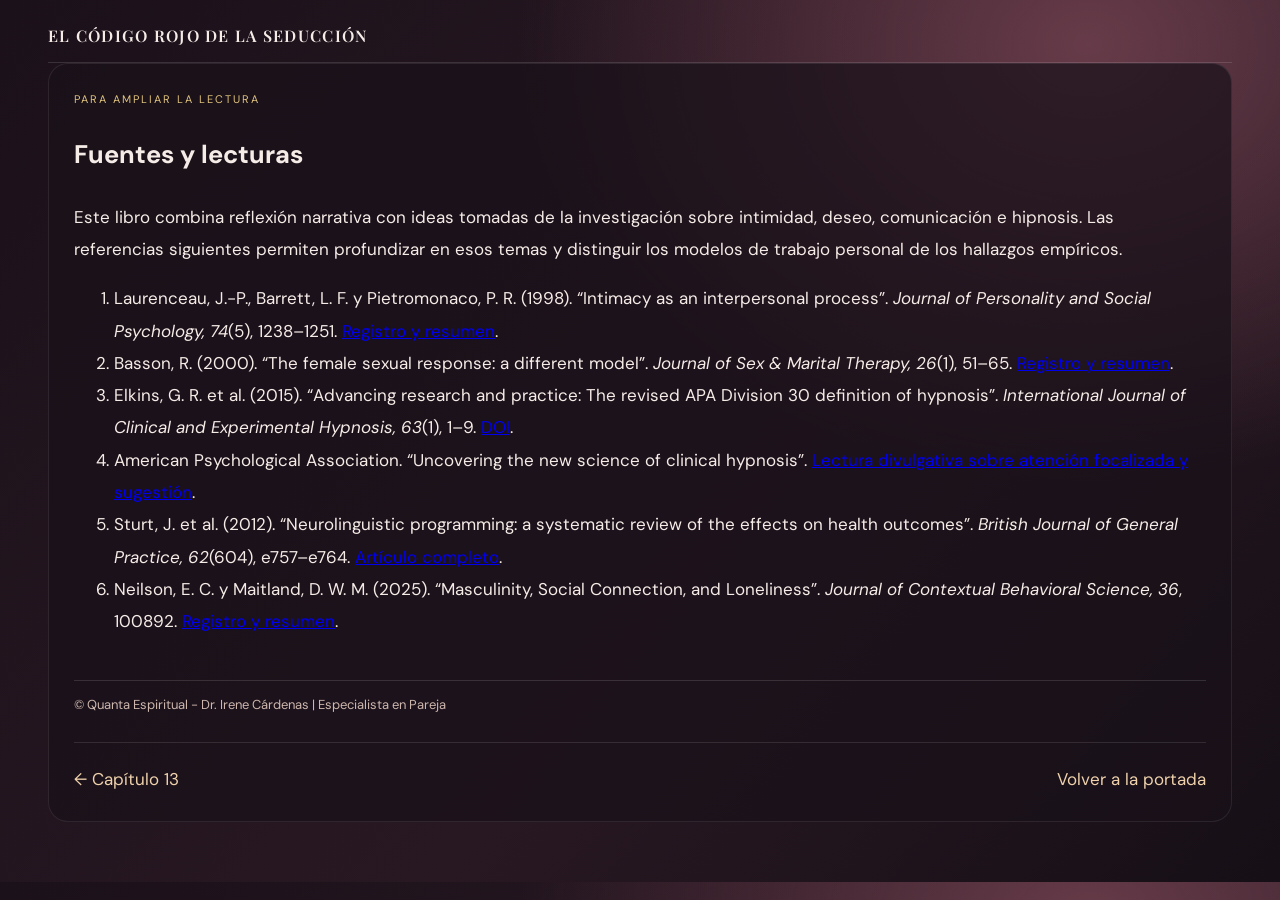
<file: fuentes-y-lecturas.html>
<!doctype html><html lang="es"><head><meta charset="utf-8"><meta name="viewport" content="width=device-width,initial-scale=1"><title>Fuentes y lecturas · El código rojo de la seducción</title><link rel="stylesheet" href="assets/style.css"></head><body><div class="frame"><header class="top"><a class="brand" href="index.html">EL CÓDIGO ROJO DE LA SEDUCCIÓN</a></header><main><section class="book"><div class="kicker">Para ampliar la lectura</div><h1>Fuentes y lecturas</h1><p>Este libro combina reflexión narrativa con ideas tomadas de la investigación sobre intimidad, deseo, comunicación e hipnosis. Las referencias siguientes permiten profundizar en esos temas y distinguir los modelos de trabajo personal de los hallazgos empíricos.</p><ol class="references"><li>Laurenceau, J.-P., Barrett, L. F. y Pietromonaco, P. R. (1998). “Intimacy as an interpersonal process”. <em>Journal of Personality and Social Psychology, 74</em>(5), 1238–1251. <a href="https://pubmed.ncbi.nlm.nih.gov/9599440/" target="_blank" rel="noopener">Registro y resumen</a>.</li><li>Basson, R. (2000). “The female sexual response: a different model”. <em>Journal of Sex &amp; Marital Therapy, 26</em>(1), 51–65. <a href="https://pubmed.ncbi.nlm.nih.gov/10693116/" target="_blank" rel="noopener">Registro y resumen</a>.</li><li>Elkins, G. R. et al. (2015). “Advancing research and practice: The revised APA Division 30 definition of hypnosis”. <em>International Journal of Clinical and Experimental Hypnosis, 63</em>(1), 1–9. <a href="https://doi.org/10.1080/00207144.2014.961870" target="_blank" rel="noopener">DOI</a>.</li><li>American Psychological Association. “Uncovering the new science of clinical hypnosis”. <a href="https://www.apa.org/topics/psychotherapy/hypnosis" target="_blank" rel="noopener">Lectura divulgativa sobre atención focalizada y sugestión</a>.</li><li>Sturt, J. et al. (2012). “Neurolinguistic programming: a systematic review of the effects on health outcomes”. <em>British Journal of General Practice, 62</em>(604), e757–e764. <a href="https://pmc.ncbi.nlm.nih.gov/articles/PMC3481516/" target="_blank" rel="noopener">Artículo completo</a>.</li><li>Neilson, E. C. y Maitland, D. W. M. (2025). “Masculinity, Social Connection, and Loneliness”. <em>Journal of Contextual Behavioral Science, 36</em>, 100892. <a href="https://pubmed.ncbi.nlm.nih.gov/40453678/" target="_blank" rel="noopener">Registro y resumen</a>.</li></ol><p class="note">© Quanta Espiritual - Dr. Irene Cárdenas | Especialista en Pareja</p><div class="chapter-nav"><a href="capitulo-13.html">← Capítulo 13</a><a href="index.html">Volver a la portada</a></div></section></main></div></body></html>
</file>
<file: assets/style.css>
@import url('https://fonts.googleapis.com/css2?family=DM+Sans:wght@400;500;600;700&family=Playfair+Display:wght@500;600;700&display=swap');:root{--ink:#f6ece7;--muted:#d8c1ba;--rose:#e99091;--gold:#d6b16d;--panel:#39232f;--deep:#160f16}*{box-sizing:border-box}body{margin:0;background:radial-gradient(ellipse at 85% 5%,#673b49 0,transparent 37%),linear-gradient(130deg,#1b111a,#281822 58%,#160f16);color:var(--ink);font:17px/1.9 'DM Sans',sans-serif}.frame{max-width:1240px;margin:auto;padding:18px 28px 60px}.top{display:flex;align-items:center;justify-content:space-between;gap:16px;border-bottom:1px solid #ffffff20;padding:7px 0 16px}.brand{font:600 16px 'Playfair Display',serif;letter-spacing:.08em;color:var(--ink);text-decoration:none}.controls{display:flex;align-items:center;justify-content:flex-end;gap:7px;flex-wrap:wrap}button,select{color:var(--ink);background:#4a2938;border:1px solid #93606b;border-radius:9px;padding:8px 12px;font:inherit;cursor:pointer}button:hover,select:hover{background:#623648}button:disabled{opacity:.45;cursor:default}.controls label{color:var(--muted);font-size:13px}input[type=range]{accent-color:var(--gold);width:90px}.layout{display:grid;grid-template-columns:250px minmax(0,1fr);gap:28px;margin-top:24px}.nav{position:sticky;top:15px;align-self:start;max-height:78vh;overflow:auto;padding:13px;background:#160f16bc;border:1px solid #ffffff1d;border-radius:16px}.nav a{display:block;padding:8px 10px;border-radius:8px;text-decoration:none;color:#d8c1ba;font-size:14px;line-height:1.45}.nav a:hover,.nav a.current{background:#633444;color:#fff}.cover{min-height:calc(100vh - 105px);display:flex;flex-direction:column;justify-content:center;padding:7vw;background:radial-gradient(ellipse at 70% 35%,#a45c6544,transparent 40%),linear-gradient(140deg,#21131d,#5a2d3a 60%,#160f16);border:1px solid #ffffff1c;border-radius:23px}.kicker{color:#e2c47d;text-transform:uppercase;letter-spacing:.18em;font-size:11px}.cover h1{font:600 clamp(39px,7vw,82px)/.99 'Playfair Display',serif;max-width:930px;margin:15px 0}.cover .subtitle{font:500 clamp(20px,3vw,29px)/1.3 'Playfair Display',serif;color:#f3d6bd}.cover .deck{font-size:18px;color:#e8d7d0;max-width:700px}.art{width:min(480px,90%);margin:15px 0}.cover button{align-self:flex-start;margin-top:12px}.book{background:#1a1119b8;border:1px solid #ffffff15;border-radius:20px;padding:25px}.chapter-title{padding:26px 32px 38px;border-bottom:1px solid #ffffff19;margin-bottom:22px}.chapter-title h1{font:600 clamp(34px,5vw,58px)/1.08 'Playfair Display',serif;margin:10px 0}.chapter-title p{font:500 20px 'Playfair Display',serif;color:var(--muted);margin:0}.leaf{min-height:64vh;margin:15px 0;padding:35px clamp(22px,5vw,68px);background:linear-gradient(145deg,#3b2632,#291b25);border:1px solid #ffffff19;border-radius:16px;box-shadow:0 20px 45px #08050a55;transform-origin:left center;transition:transform .65s,opacity .65s}.leaf.turn{transform:perspective(1400px) rotateY(-88deg);opacity:0}.leaf h2{font:600 29px/1.2 'Playfair Display',serif;color:#ffe1c5;margin:0 0 20px}.leaf p{max-width:840px;color:#eadbd5;margin:0 0 1.2em}.leaf p:first-of-type:first-letter{font:600 3.1em/.8 'Playfair Display',serif;color:#d6b16d;float:left;padding:.08em .12em 0 0}.graphic{margin:30px auto;padding:18px 16px 14px;max-width:850px;background:linear-gradient(135deg,#21141d,#30202b);border:1px solid #ffffff20;border-radius:16px;box-shadow:0 10px 26px #10091066}.graphic svg{display:block;width:100%;height:auto;max-height:230px}.graphic figcaption{display:flex;justify-content:space-between;gap:14px;align-items:baseline;border-top:1px solid #ffffff18;margin-top:8px;padding-top:9px;font-size:13px;color:#dec8bf}.graphic figcaption strong{color:#e6c57b;font:600 16px 'Playfair Display',serif}.graphic figcaption span{max-width:68%;text-align:right}.graphic{margin:30px auto;padding:18px 16px 14px;max-width:850px;background:linear-gradient(135deg,#21141d,#30202b);border:1px solid #ffffff20;border-radius:16px;box-shadow:0 10px 26px #10091066}.graphic svg{display:block;width:100%;height:auto;max-height:230px}.graphic figcaption{display:flex;justify-content:space-between;gap:14px;align-items:baseline;border-top:1px solid #ffffff18;margin-top:8px;padding-top:9px;font-size:13px;color:#dec8bf}.graphic figcaption strong{color:#e6c57b;font:600 16px 'Playfair Display',serif}.graphic figcaption span{max-width:68%;text-align:right}.graphic{margin:30px auto;padding:18px 16px 14px;max-width:850px;background:linear-gradient(135deg,#21141d,#30202b);border:1px solid #ffffff20;border-radius:16px;box-shadow:0 10px 26px #10091066}.graphic svg{display:block;width:100%;height:auto;max-height:230px}.graphic figcaption{display:flex;justify-content:space-between;gap:14px;align-items:baseline;border-top:1px solid #ffffff18;margin-top:8px;padding-top:9px;font-size:13px;color:#dec8bf}.graphic figcaption strong{color:#e6c57b;font:600 16px 'Playfair Display',serif}.graphic figcaption span{max-width:68%;text-align:right}.graphic{margin:30px auto;padding:18px 16px 14px;max-width:850px;background:linear-gradient(135deg,#21141d,#30202b);border:1px solid #ffffff20;border-radius:16px;box-shadow:0 10px 26px #10091066}.graphic svg{display:block;width:100%;height:auto;max-height:230px}.graphic figcaption{display:flex;justify-content:space-between;gap:14px;align-items:baseline;border-top:1px solid #ffffff18;margin-top:8px;padding-top:9px;font-size:13px;color:#dec8bf}.graphic figcaption strong{color:#e6c57b;font:600 16px 'Playfair Display',serif}.graphic figcaption span{max-width:68%;text-align:right}.graphic{margin:30px auto;padding:18px 16px 14px;max-width:850px;background:linear-gradient(135deg,#21141d,#30202b);border:1px solid #ffffff20;border-radius:16px;box-shadow:0 10px 26px #10091066}.graphic svg{display:block;width:100%;height:auto;max-height:230px}.graphic figcaption{display:flex;justify-content:space-between;gap:14px;align-items:baseline;border-top:1px solid #ffffff18;margin-top:8px;padding-top:9px;font-size:13px;color:#dec8bf}.graphic figcaption strong{color:#e6c57b;font:600 16px 'Playfair Display',serif}.graphic figcaption span{max-width:68%;text-align:right}.graphic{margin:30px auto;padding:18px 16px 14px;max-width:850px;background:linear-gradient(135deg,#21141d,#30202b);border:1px solid #ffffff20;border-radius:16px;box-shadow:0 10px 26px #10091066}.graphic svg{display:block;width:100%;height:auto;max-height:230px}.graphic figcaption{display:flex;justify-content:space-between;gap:14px;align-items:baseline;border-top:1px solid #ffffff18;margin-top:8px;padding-top:9px;font-size:13px;color:#dec8bf}.graphic figcaption strong{color:#e6c57b;font:600 16px 'Playfair Display',serif}.graphic figcaption span{max-width:68%;text-align:right}.graphic{margin:30px auto;padding:18px 16px 14px;max-width:850px;background:linear-gradient(135deg,#21141d,#30202b);border:1px solid #ffffff20;border-radius:16px;box-shadow:0 10px 26px #10091066}.graphic svg{display:block;width:100%;height:auto;max-height:230px}.graphic figcaption{display:flex;justify-content:space-between;gap:14px;align-items:baseline;border-top:1px solid #ffffff18;margin-top:8px;padding-top:9px;font-size:13px;color:#dec8bf}.graphic figcaption strong{color:#e6c57b;font:600 16px 'Playfair Display',serif}.graphic figcaption span{max-width:68%;text-align:right}.pull{margin:26px 0;padding:18px 25px;border-left:3px solid var(--gold);font:500 23px/1.45 'Playfair Display',serif;color:#efd2ac;background:#160f165c}.pager{display:flex;justify-content:space-between;align-items:center;gap:12px;margin:18px 0;color:var(--muted);font-size:13px}.chapter-nav{display:flex;justify-content:space-between;gap:12px;margin-top:27px;border-top:1px solid #ffffff1c;padding-top:20px}.chapter-nav a{color:#efd2ac;text-decoration:none}.note{margin-top:42px;border-top:1px solid #ffffff20;padding-top:14px;color:#cdb7ae;font-size:13px;line-height:1.6}.index-grid{display:grid;grid-template-columns:repeat(2,1fr);gap:9px;margin-top:20px}.index-grid a{display:block;background:#ffffff0b;border:1px solid #ffffff19;border-radius:10px;padding:13px;color:var(--ink);text-decoration:none;line-height:1.4}.index-grid small{display:block;color:var(--muted);margin-top:3px}.progress{height:2px;background:#ffffff20;margin-top:8px}.progress i{display:block;height:2px;width:0;background:var(--gold)}@media(max-width:850px){.layout{grid-template-columns:1fr}.nav{position:relative;top:auto;max-height:none;display:flex;overflow-x:auto;gap:4px}.nav a{white-space:nowrap}.frame{padding:13px 12px 44px}.top{align-items:flex-start;flex-direction:column}.controls{justify-content:flex-start}.book{padding:13px}.chapter-title{padding:18px 12px 25px}.leaf{min-height:0;padding:23px 19px}.index-grid{grid-template-columns:1fr}}@media print{body{background:#fff;color:#24171b}.frame{max-width:none;padding:0}.top,.nav,.controls,.pager,.chapter-nav,.index-grid{display:none!important}.layout{display:block;margin:0}.cover{min-height:95vh;border:0;border-radius:0;break-after:page;background:#fff;color:#24171b}.cover .deck,.cover .subtitle{color:#49323b}.book{background:#fff;border:0;padding:0}.chapter-title{border:0;padding:18mm 20mm 8mm}.leaf[hidden]{display:block!important}.leaf{min-height:0;box-shadow:none;border:0;border-radius:0;background:#fff;color:#24171b;padding:17mm 21mm 19mm;break-before:page;break-inside:avoid}.leaf h2{color:#71394b}.leaf p{color:#33272b}.graphic{background:#fff;border:1px solid #ded2d0;box-shadow:none;break-inside:avoid}.graphic figcaption{color:#493b40}.graphic figcaption strong{color:#71394b}.graphic{background:#fff;border:1px solid #ded2d0;box-shadow:none;break-inside:avoid}.graphic figcaption{color:#493b40}.graphic figcaption strong{color:#71394b}.graphic{background:#fff;border:1px solid #ded2d0;box-shadow:none;break-inside:avoid}.graphic figcaption{color:#493b40}.graphic figcaption strong{color:#71394b}.graphic{background:#fff;border:1px solid #ded2d0;box-shadow:none;break-inside:avoid}.graphic figcaption{color:#493b40}.graphic figcaption strong{color:#71394b}.graphic{background:#fff;border:1px solid #ded2d0;box-shadow:none;break-inside:avoid}.graphic figcaption{color:#493b40}.graphic figcaption strong{color:#71394b}.graphic{background:#fff;border:1px solid #ded2d0;box-shadow:none;break-inside:avoid}.graphic figcaption{color:#493b40}.graphic figcaption strong{color:#71394b}.graphic{background:#fff;border:1px solid #ded2d0;box-shadow:none;break-inside:avoid}.graphic figcaption{color:#493b40}.graphic figcaption strong{color:#71394b}.pull{color:#71394b;background:#fbf5f1}.note{color:#53434a}}
.cover{position:relative;isolation:isolate;overflow:hidden;align-items:flex-start}.cover-art{position:absolute;z-index:-2;inset:0;width:100%;height:100%;object-fit:cover;object-position:center top}.cover:before{content:"";position:absolute;z-index:-1;inset:0;background:linear-gradient(90deg,rgba(18,9,15,.97) 0%,rgba(26,11,20,.91) 34%,rgba(32,13,22,.38) 67%,rgba(20,9,15,.08) 100%),linear-gradient(0deg,rgba(18,9,15,.42),transparent 50%)}.cover-content{position:relative;max-width:640px;text-shadow:0 2px 22px #160910}.cover .cover-content h1{font-size:clamp(39px,6vw,76px);line-height:1.02}.cover .author-line{color:#e4c783;font-size:15px;letter-spacing:.04em;margin:10px 0}.cover .subtitle{max-width:620px}.cover button{margin-top:24px}.cover .cover-content .deck{font-size:19px}.cover .author-line{font-family:'Playfair Display',serif}.cover .cover-content{padding:20px 0}.cover{box-shadow:0 28px 75px #09040a77}@media(max-width:850px){.cover{min-height:82vh;padding:8vw 6vw}.cover-art{object-position:58% top}.cover:before{background:linear-gradient(90deg,rgba(18,9,15,.82),rgba(26,11,20,.42)),linear-gradient(0deg,rgba(18,9,15,.8),transparent 70%)}.cover-content{max-width:100%}}@media print{.cover-art{print-color-adjust:exact;-webkit-print-color-adjust:exact}.cover:before{background:linear-gradient(90deg,rgba(18,9,15,.9),rgba(26,11,20,.3))}}
.cover{position:relative;isolation:isolate;overflow:hidden;align-items:flex-start}.cover-art{position:absolute;z-index:-2;inset:0;width:100%;height:100%;object-fit:cover;object-position:center top}.cover:before{content:"";position:absolute;z-index:-1;inset:0;background:linear-gradient(90deg,rgba(18,9,15,.97) 0%,rgba(26,11,20,.91) 34%,rgba(32,13,22,.38) 67%,rgba(20,9,15,.08) 100%),linear-gradient(0deg,rgba(18,9,15,.42),transparent 50%)}.cover-content{position:relative;max-width:640px;text-shadow:0 2px 22px #160910}.cover .cover-content h1{font-size:clamp(39px,6vw,76px);line-height:1.02}.cover .author-line{color:#e4c783;font-size:15px;letter-spacing:.04em;margin:10px 0}.cover .subtitle{max-width:620px}.cover button{margin-top:24px}.cover .cover-content .deck{font-size:19px}.cover .author-line{font-family:'Playfair Display',serif}.cover .cover-content{padding:20px 0}.cover{box-shadow:0 28px 75px #09040a77}@media(max-width:850px){.cover{min-height:82vh;padding:8vw 6vw}.cover-art{object-position:58% top}.cover:before{background:linear-gradient(90deg,rgba(18,9,15,.82),rgba(26,11,20,.42)),linear-gradient(0deg,rgba(18,9,15,.8),transparent 70%)}.cover-content{max-width:100%}}@media print{.cover-art{print-color-adjust:exact;-webkit-print-color-adjust:exact}.cover:before{background:linear-gradient(90deg,rgba(18,9,15,.9),rgba(26,11,20,.3))}}
.cover{position:relative;isolation:isolate;overflow:hidden;align-items:flex-start}.cover-art{position:absolute;z-index:-2;inset:0;width:100%;height:100%;object-fit:cover;object-position:center top}.cover:before{content:"";position:absolute;z-index:-1;inset:0;background:linear-gradient(90deg,rgba(18,9,15,.97) 0%,rgba(26,11,20,.91) 34%,rgba(32,13,22,.38) 67%,rgba(20,9,15,.08) 100%),linear-gradient(0deg,rgba(18,9,15,.42),transparent 50%)}.cover-content{position:relative;max-width:640px;text-shadow:0 2px 22px #160910}.cover .cover-content h1{font-size:clamp(39px,6vw,76px);line-height:1.02}.cover .author-line{color:#e4c783;font-size:15px;letter-spacing:.04em;margin:10px 0}.cover .subtitle{max-width:620px}.cover button{margin-top:24px}.cover .cover-content .deck{font-size:19px}.cover .author-line{font-family:'Playfair Display',serif}.cover .cover-content{padding:20px 0}.cover{box-shadow:0 28px 75px #09040a77}.chapter-art{aspect-ratio:16/9;width:min(100%,900px);margin:20px auto 28px;border:1px solid #ffffff32;border-radius:16px;background-image:none;background-size:auto;box-shadow:0 16px 35px #09040a70;position:relative;overflow:hidden}.chapter-art figcaption{position:absolute;bottom:0;left:0;right:0;padding:30px 18px 12px;background:linear-gradient(transparent,#160f16dd);font:500 15px 'Playfair Display',serif;color:#fff0e7}@media(max-width:850px){.cover{min-height:82vh;padding:8vw 6vw}.cover-art{object-position:58% top}.cover:before{background:linear-gradient(90deg,rgba(18,9,15,.82),rgba(26,11,20,.42)),linear-gradient(0deg,rgba(18,9,15,.8),transparent 70%)}.cover-content{max-width:100%}}@media print{.cover-art,.chapter-art{print-color-adjust:exact;-webkit-print-color-adjust:exact}.cover:before{background:linear-gradient(90deg,rgba(18,9,15,.9),rgba(26,11,20,.3))}}
.cover{position:relative;isolation:isolate;overflow:hidden;align-items:flex-start}.cover-art{position:absolute;z-index:-2;inset:0;width:100%;height:100%;object-fit:cover;object-position:center top}.cover:before{content:"";position:absolute;z-index:-1;inset:0;background:linear-gradient(90deg,rgba(18,9,15,.97) 0%,rgba(26,11,20,.91) 34%,rgba(32,13,22,.38) 67%,rgba(20,9,15,.08) 100%),linear-gradient(0deg,rgba(18,9,15,.42),transparent 50%)}.cover-content{position:relative;max-width:640px;text-shadow:0 2px 22px #160910}.cover .cover-content h1{font-size:clamp(39px,6vw,76px);line-height:1.02}.cover .author-line{color:#e4c783;font-size:15px;letter-spacing:.04em;margin:10px 0}.cover .subtitle{max-width:620px}.cover button{margin-top:24px}.cover .cover-content .deck{font-size:19px}.cover .author-line{font-family:'Playfair Display',serif}.cover .cover-content{padding:20px 0}.cover{box-shadow:0 28px 75px #09040a77}.chapter-art{aspect-ratio:16/9;width:min(100%,900px);margin:20px auto 28px;border:1px solid #ffffff32;border-radius:16px;background-image:none;background-size:auto;box-shadow:0 16px 35px #09040a70;position:relative;overflow:hidden}.chapter-art figcaption{position:absolute;bottom:0;left:0;right:0;padding:30px 18px 12px;background:linear-gradient(transparent,#160f16dd);font:500 15px 'Playfair Display',serif;color:#fff0e7}@media(max-width:850px){.cover{min-height:82vh;padding:8vw 6vw}.cover-art{object-position:58% top}.cover:before{background:linear-gradient(90deg,rgba(18,9,15,.82),rgba(26,11,20,.42)),linear-gradient(0deg,rgba(18,9,15,.8),transparent 70%)}.cover-content{max-width:100%}}@media print{.cover-art,.chapter-art{print-color-adjust:exact;-webkit-print-color-adjust:exact}.cover:before{background:linear-gradient(90deg,rgba(18,9,15,.9),rgba(26,11,20,.3))}}
.cover{position:relative;isolation:isolate;overflow:hidden;align-items:flex-start}.cover-art{position:absolute;z-index:-2;inset:0;width:100%;height:100%;object-fit:cover;object-position:center top}.cover:before{content:"";position:absolute;z-index:-1;inset:0;background:linear-gradient(90deg,rgba(18,9,15,.97) 0%,rgba(26,11,20,.91) 34%,rgba(32,13,22,.38) 67%,rgba(20,9,15,.08) 100%),linear-gradient(0deg,rgba(18,9,15,.42),transparent 50%)}.cover-content{position:relative;max-width:640px;text-shadow:0 2px 22px #160910}.cover .cover-content h1{font-size:clamp(39px,6vw,76px);line-height:1.02}.cover .author-line{color:#e4c783;font-size:15px;letter-spacing:.04em;margin:10px 0}.cover .subtitle{max-width:620px}.cover button{margin-top:24px}.cover .cover-content .deck{font-size:19px}.cover .author-line{font-family:'Playfair Display',serif}.cover .cover-content{padding:20px 0}.cover{box-shadow:0 28px 75px #09040a77}.chapter-art{aspect-ratio:16/9;width:min(100%,900px);margin:20px auto 28px;border:1px solid #ffffff32;border-radius:16px;background-image:none;background-size:auto;box-shadow:0 16px 35px #09040a70;position:relative;overflow:hidden}.chapter-art figcaption{position:absolute;bottom:0;left:0;right:0;padding:30px 18px 12px;background:linear-gradient(transparent,#160f16dd);font:500 15px 'Playfair Display',serif;color:#fff0e7}@media(max-width:850px){.cover{min-height:82vh;padding:8vw 6vw}.cover-art{object-position:58% top}.cover:before{background:linear-gradient(90deg,rgba(18,9,15,.82),rgba(26,11,20,.42)),linear-gradient(0deg,rgba(18,9,15,.8),transparent 70%)}.cover-content{max-width:100%}}@media print{.cover-art,.chapter-art{print-color-adjust:exact;-webkit-print-color-adjust:exact}.cover:before{background:linear-gradient(90deg,rgba(18,9,15,.9),rgba(26,11,20,.3))}}
.cover{position:relative;isolation:isolate;overflow:hidden;align-items:flex-start}.cover-art{position:absolute;z-index:-2;inset:0;width:100%;height:100%;object-fit:cover;object-position:center top}.cover:before{content:"";position:absolute;z-index:-1;inset:0;background:linear-gradient(90deg,rgba(18,9,15,.97) 0%,rgba(26,11,20,.91) 34%,rgba(32,13,22,.38) 67%,rgba(20,9,15,.08) 100%),linear-gradient(0deg,rgba(18,9,15,.42),transparent 50%)}.cover-content{position:relative;max-width:640px;text-shadow:0 2px 22px #160910}.cover .cover-content h1{font-size:clamp(39px,6vw,76px);line-height:1.02}.cover .author-line{color:#e4c783;font-size:15px;letter-spacing:.04em;margin:10px 0}.cover .subtitle{max-width:620px}.cover button{margin-top:24px}.cover .cover-content .deck{font-size:19px}.cover .author-line{font-family:'Playfair Display',serif}.cover .cover-content{padding:20px 0}.cover{box-shadow:0 28px 75px #09040a77}.chapter-art{aspect-ratio:16/9;width:min(100%,900px);margin:20px auto 28px;border:1px solid #ffffff32;border-radius:16px;background-image:none;background-size:auto;box-shadow:0 16px 35px #09040a70;position:relative;overflow:hidden}.chapter-art figcaption{position:absolute;bottom:0;left:0;right:0;padding:30px 18px 12px;background:linear-gradient(transparent,#160f16dd);font:500 15px 'Playfair Display',serif;color:#fff0e7}@media(max-width:850px){.cover{min-height:82vh;padding:8vw 6vw}.cover-art{object-position:58% top}.cover:before{background:linear-gradient(90deg,rgba(18,9,15,.82),rgba(26,11,20,.42)),linear-gradient(0deg,rgba(18,9,15,.8),transparent 70%)}.cover-content{max-width:100%}}@media print{.cover-art,.chapter-art{print-color-adjust:exact;-webkit-print-color-adjust:exact}.cover:before{background:linear-gradient(90deg,rgba(18,9,15,.9),rgba(26,11,20,.3))}}
.chapter-art{background:none!important}.chapter-art img{display:block;width:100%;height:100%;object-fit:cover;border-radius:inherit}.chapter-art figcaption{z-index:1}.edition-meta{display:inline-flex;padding:9px 14px;border:1px solid #d6b16d66;border-radius:99px;color:#f0d18e;font-size:13px;letter-spacing:.06em;background:#25151dcc;margin:8px 0 20px}
</file>
